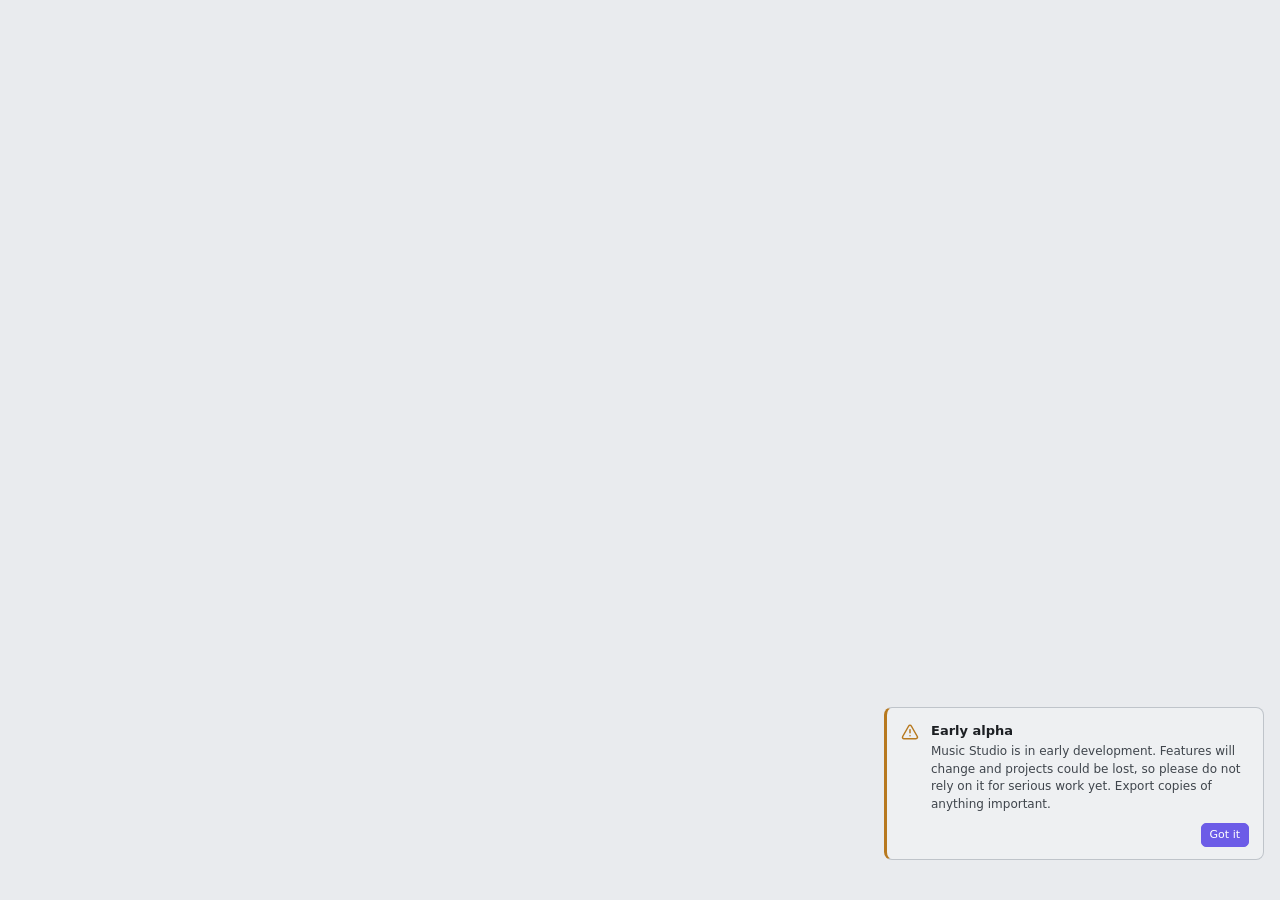
<file: latest/index.html>
<!doctype html><meta charset="utf-8"><title>music-studio</title><meta http-equiv="refresh" content="0; url=../v2026.11.16-169fd75/"><link rel="canonical" href="../v2026.11.16-169fd75/"><a href="../v2026.11.16-169fd75/">Open music-studio</a>
</file>
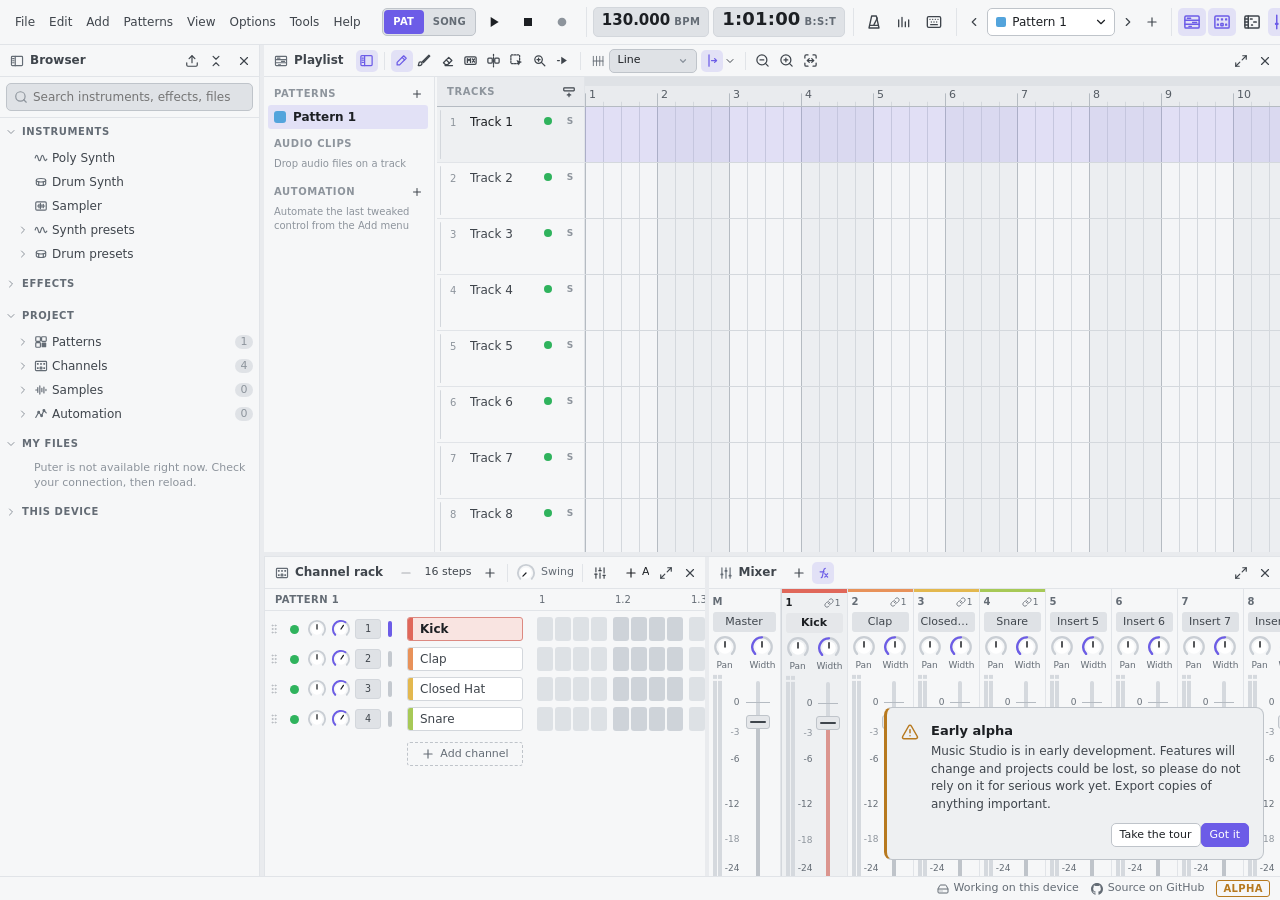
<file: v2026.10.14-d1c63f9/index.html>
<!doctype html>
<html lang="en" data-theme-resolved="dark">
  <head>
    <meta charset="UTF-8" />
    <script>
      // Resolve the theme before first paint to avoid a flash.
      try {
        var t = (JSON.parse(localStorage.getItem('music-studio:prefs') || '{}').theme) || 'system';
        var dark = t === 'dark' || (t === 'system' && matchMedia('(prefers-color-scheme: dark)').matches);
        document.documentElement.dataset.themeResolved = dark ? 'dark' : 'light';
      } catch (e) {}
    </script>
    <meta name="viewport" content="width=device-width, initial-scale=1, viewport-fit=cover" />
    <meta name="color-scheme" content="dark light" />
    <meta name="theme-color" content="#16181b" />
    <title>Music Studio</title>
    <meta name="description" content="Music Studio is a free, open-source music production workstation in your browser. Program beats in the step sequencer, write melodies in the piano roll, arrange songs in the playlist and mix with studio effects." />
    <meta name="keywords" content="online music production, beat maker, DAW in browser, step sequencer, piano roll, synthesizer, drum machine, mixer, Puter app" />
    <meta property="og:type" content="website" />
    <meta property="og:site_name" content="Music Studio" />
    <meta property="og:title" content="Music Studio: make music in your browser" />
    <meta property="og:description" content="Beats, melodies, arrangement and mixing in a free, open-source music workstation." />
    <meta name="twitter:card" content="summary_large_image" />
    <link rel="icon" href="./favicon.ico" sizes="16x16 32x32 48x48" />
    <link rel="icon" href="./favicon-32x32.png" type="image/png" sizes="32x32" />
    <link rel="apple-touch-icon" href="./apple-touch-icon.png" sizes="180x180" />
    <link rel="manifest" href="./manifest.json" />
    <meta name="mobile-web-app-capable" content="yes" />
    <meta name="apple-mobile-web-app-capable" content="yes" />
    <meta name="apple-mobile-web-app-title" content="Music Studio" />
    <script src="https://js.puter.com/v2/"></script>
    <script type="module" crossorigin src="./assets/index-BntBOMcR.js"></script>
    <link rel="stylesheet" crossorigin href="./assets/index-BSnYzSdo.css">
  </head>
  <body>
    <div id="app"></div>
    <noscript>Music Studio needs JavaScript to run.</noscript>
  </body>
</html>
</file>
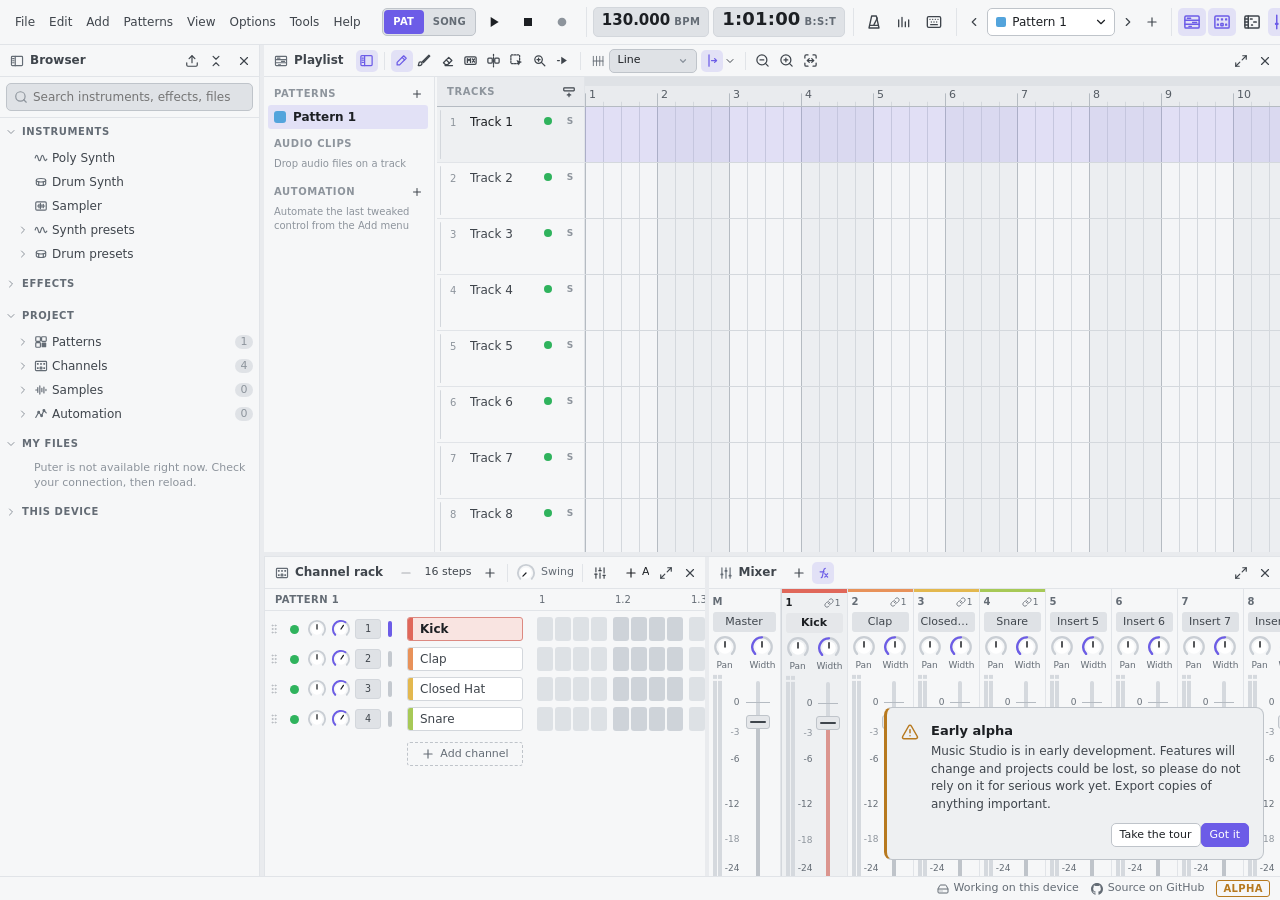
<file: v2026.11.04-1a6cce8/index.html>
<!doctype html>
<html lang="en" data-theme-resolved="dark">
  <head>
    <meta charset="UTF-8" />
    <script>
      // Resolve the theme before first paint to avoid a flash.
      try {
        var t = (JSON.parse(localStorage.getItem('music-studio:prefs') || '{}').theme) || 'system';
        var dark = t === 'dark' || (t === 'system' && matchMedia('(prefers-color-scheme: dark)').matches);
        document.documentElement.dataset.themeResolved = dark ? 'dark' : 'light';
      } catch (e) {}
    </script>
    <meta name="viewport" content="width=device-width, initial-scale=1, viewport-fit=cover" />
    <meta name="color-scheme" content="dark light" />
    <meta name="theme-color" content="#16181b" />
    <title>Music Studio</title>
    <meta name="description" content="Music Studio is a free, open-source music production workstation in your browser. Program beats in the step sequencer, write melodies in the piano roll, arrange songs in the playlist and mix with studio effects." />
    <link rel="canonical" href="https://ms.puter.com/" />
    <meta name="keywords" content="online music production, beat maker, DAW in browser, step sequencer, piano roll, synthesizer, drum machine, mixer, Puter app" />
    <meta property="og:type" content="website" />
    <meta property="og:url" content="https://ms.puter.com/" />
    <meta property="og:site_name" content="Music Studio" />
    <meta property="og:title" content="Music Studio: make music in your browser" />
    <meta property="og:description" content="Beats, melodies, arrangement and mixing in a free, open-source music workstation." />
    <meta name="twitter:card" content="summary_large_image" />
    <link rel="icon" href="./favicon.ico" sizes="16x16 32x32 48x48" />
    <link rel="icon" href="./favicon-32x32.png" type="image/png" sizes="32x32" />
    <link rel="apple-touch-icon" href="./apple-touch-icon.png" sizes="180x180" />
    <link rel="manifest" href="./manifest.json" />
    <meta name="mobile-web-app-capable" content="yes" />
    <meta name="apple-mobile-web-app-capable" content="yes" />
    <meta name="apple-mobile-web-app-title" content="Music Studio" />
    <script src="https://js.puter.com/v2/"></script>
    <script type="module" crossorigin src="./assets/index-BntBOMcR.js"></script>
    <link rel="stylesheet" crossorigin href="./assets/index-BSnYzSdo.css">
  </head>
  <body>
    <div id="app"></div>
    <noscript>Music Studio needs JavaScript to run.</noscript>
  </body>
</html>
</file>
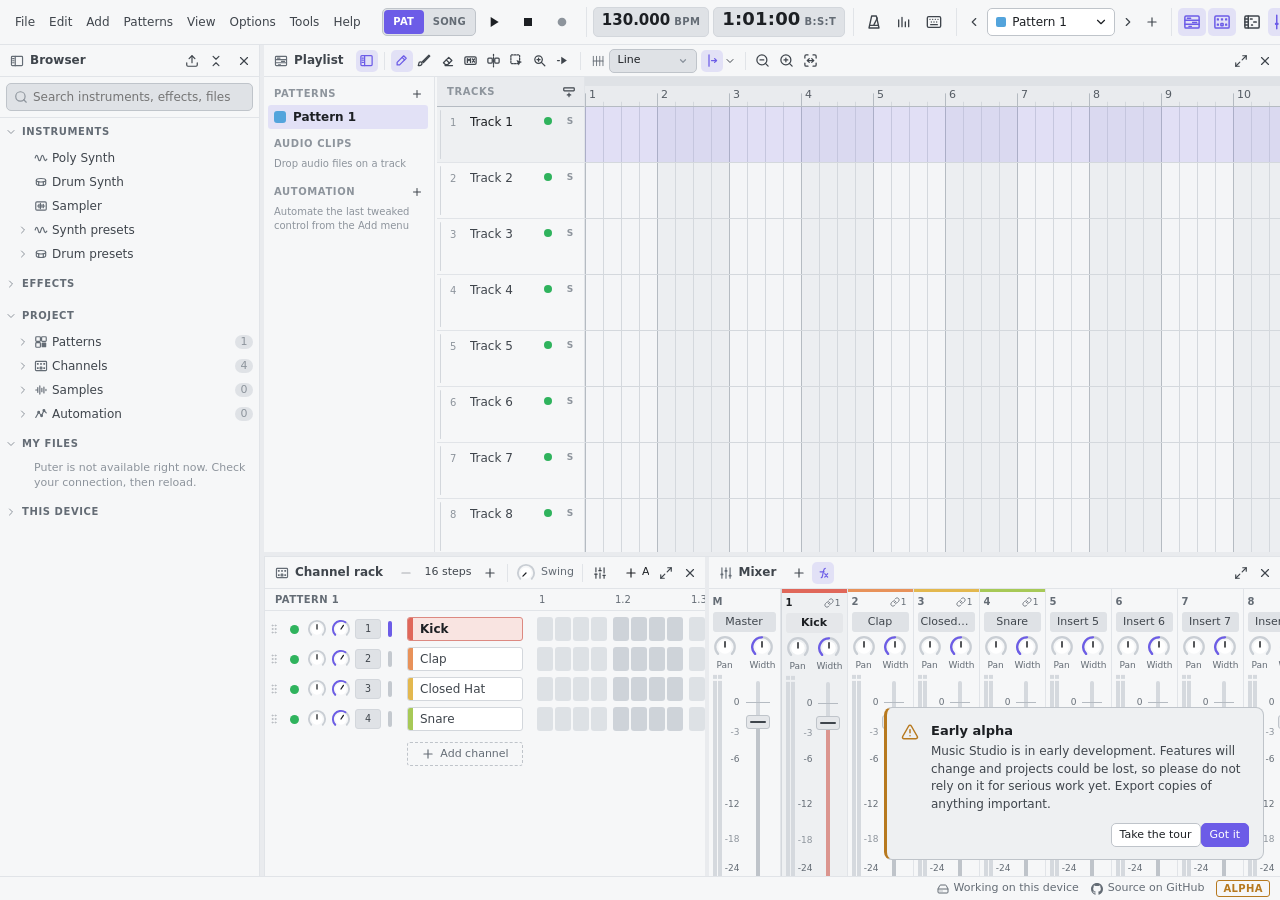
<file: v2026.11.10-3011b23/index.html>
<!doctype html>
<html lang="en" data-theme-resolved="dark">
  <head>
    <meta charset="UTF-8" />
    <script>
      // Resolve the theme before first paint to avoid a flash.
      try {
        var t = (JSON.parse(localStorage.getItem('music-studio:prefs') || '{}').theme) || 'system';
        var dark = t === 'dark' || (t === 'system' && matchMedia('(prefers-color-scheme: dark)').matches);
        document.documentElement.dataset.themeResolved = dark ? 'dark' : 'light';
      } catch (e) {}
    </script>
    <meta name="viewport" content="width=device-width, initial-scale=1, viewport-fit=cover" />
    <meta name="color-scheme" content="dark light" />
    <meta name="theme-color" content="#16181b" />
    <title>Music Studio</title>
    <meta name="description" content="Music Studio is a free, open-source music production workstation in your browser. Program beats in the step sequencer, write melodies in the piano roll, arrange songs in the playlist and mix with studio effects." />
    <link rel="canonical" href="https://ms.puter.com/" />
    <meta name="keywords" content="online music production, beat maker, DAW in browser, step sequencer, piano roll, synthesizer, drum machine, mixer, Puter app" />
    <meta property="og:type" content="website" />
    <meta property="og:url" content="https://ms.puter.com/" />
    <meta property="og:site_name" content="Music Studio" />
    <meta property="og:title" content="Music Studio: make music in your browser" />
    <meta property="og:description" content="Beats, melodies, arrangement and mixing in a free, open-source music workstation." />
    <meta name="twitter:card" content="summary_large_image" />
    <link rel="icon" href="./favicon.ico" sizes="16x16 32x32 48x48" />
    <link rel="icon" href="./favicon-32x32.png" type="image/png" sizes="32x32" />
    <link rel="apple-touch-icon" href="./apple-touch-icon.png" sizes="180x180" />
    <link rel="manifest" href="./manifest.json" />
    <meta name="mobile-web-app-capable" content="yes" />
    <meta name="apple-mobile-web-app-capable" content="yes" />
    <meta name="apple-mobile-web-app-title" content="Music Studio" />
    <script src="https://js.puter.com/v2/"></script>
    <script type="module" crossorigin src="./assets/index-BDCRZep_.js"></script>
    <link rel="stylesheet" crossorigin href="./assets/index-ButUod5_.css">
  </head>
  <body>
    <div id="app"></div>
    <noscript>Music Studio needs JavaScript to run.</noscript>
  </body>
</html>
</file>
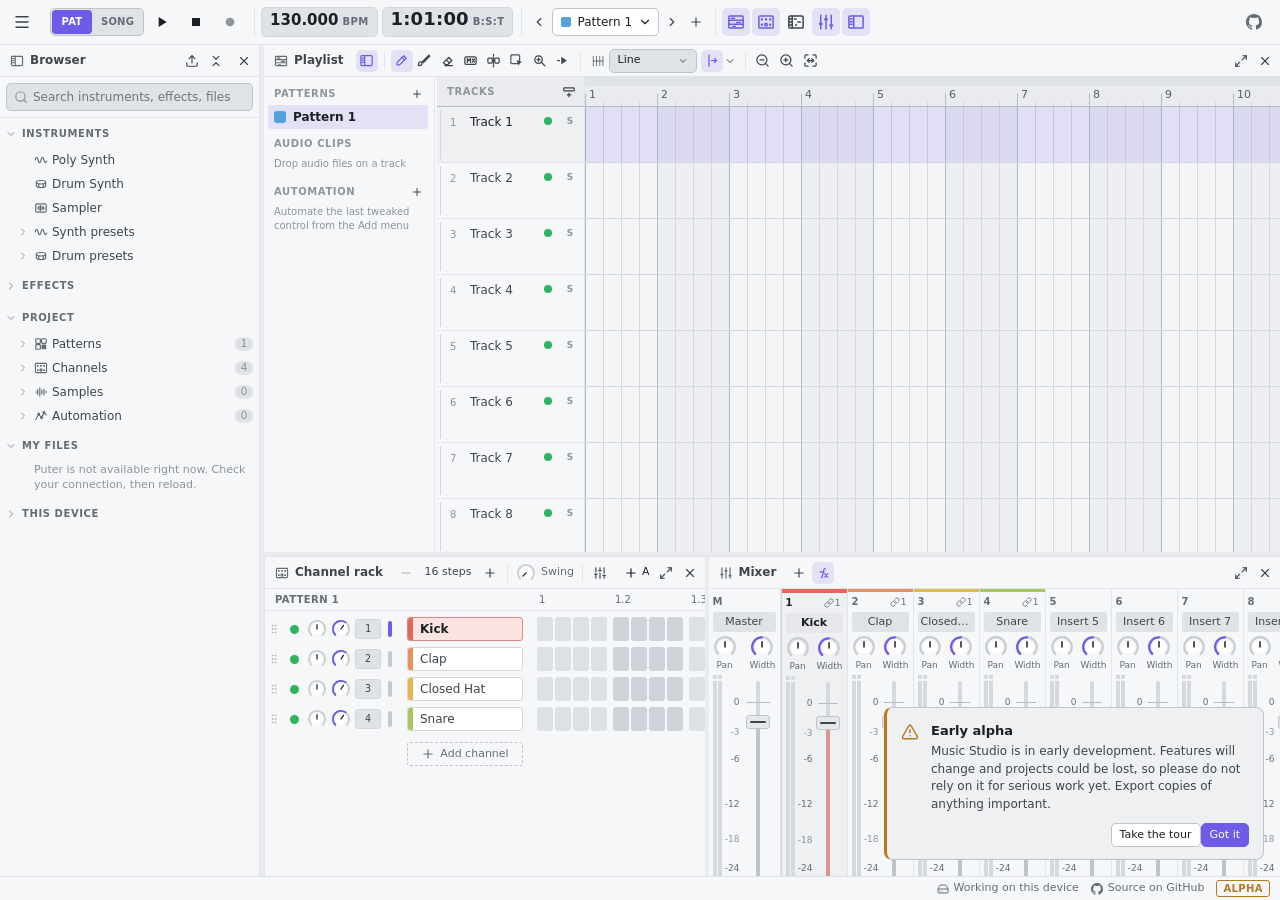
<file: v2026.11.13-bf6cf44/index.html>
<!doctype html>
<html lang="en" data-theme-resolved="dark">
  <head>
    <meta charset="UTF-8" />
    <script>
      // Resolve the theme before first paint to avoid a flash.
      try {
        var t = (JSON.parse(localStorage.getItem('music-studio:prefs') || '{}').theme) || 'system';
        var dark = t === 'dark' || (t === 'system' && matchMedia('(prefers-color-scheme: dark)').matches);
        document.documentElement.dataset.themeResolved = dark ? 'dark' : 'light';
      } catch (e) {}
    </script>
    <meta name="viewport" content="width=device-width, initial-scale=1, viewport-fit=cover" />
    <meta name="color-scheme" content="dark light" />
    <meta name="theme-color" content="#16181b" />
    <title>Music Studio</title>
    <meta name="description" content="Music Studio is a free, open-source music production workstation in your browser. Program beats in the step sequencer, write melodies in the piano roll, arrange songs in the playlist and mix with studio effects." />
    <link rel="canonical" href="https://ms.puter.com/" />
    <meta name="keywords" content="online music production, beat maker, DAW in browser, step sequencer, piano roll, synthesizer, drum machine, mixer, Puter app" />
    <meta property="og:type" content="website" />
    <meta property="og:url" content="https://ms.puter.com/" />
    <meta property="og:site_name" content="Music Studio" />
    <meta property="og:title" content="Music Studio: make music in your browser" />
    <meta property="og:description" content="Beats, melodies, arrangement and mixing in a free, open-source music workstation." />
    <meta name="twitter:card" content="summary_large_image" />
    <link rel="icon" href="./favicon.ico" sizes="16x16 32x32 48x48" />
    <link rel="icon" href="./favicon-32x32.png" type="image/png" sizes="32x32" />
    <link rel="apple-touch-icon" href="./apple-touch-icon.png" sizes="180x180" />
    <link rel="manifest" href="./manifest.json" />
    <meta name="mobile-web-app-capable" content="yes" />
    <meta name="apple-mobile-web-app-capable" content="yes" />
    <meta name="apple-mobile-web-app-title" content="Music Studio" />
    <script src="https://js.puter.com/v2/"></script>
    <script type="module" crossorigin src="./assets/index-B3pJ5Ti-.js"></script>
    <link rel="stylesheet" crossorigin href="./assets/index-BmjVDiIT.css">
  </head>
  <body>
    <div id="app"></div>
    <noscript>Music Studio needs JavaScript to run.</noscript>
  </body>
</html>
</file>
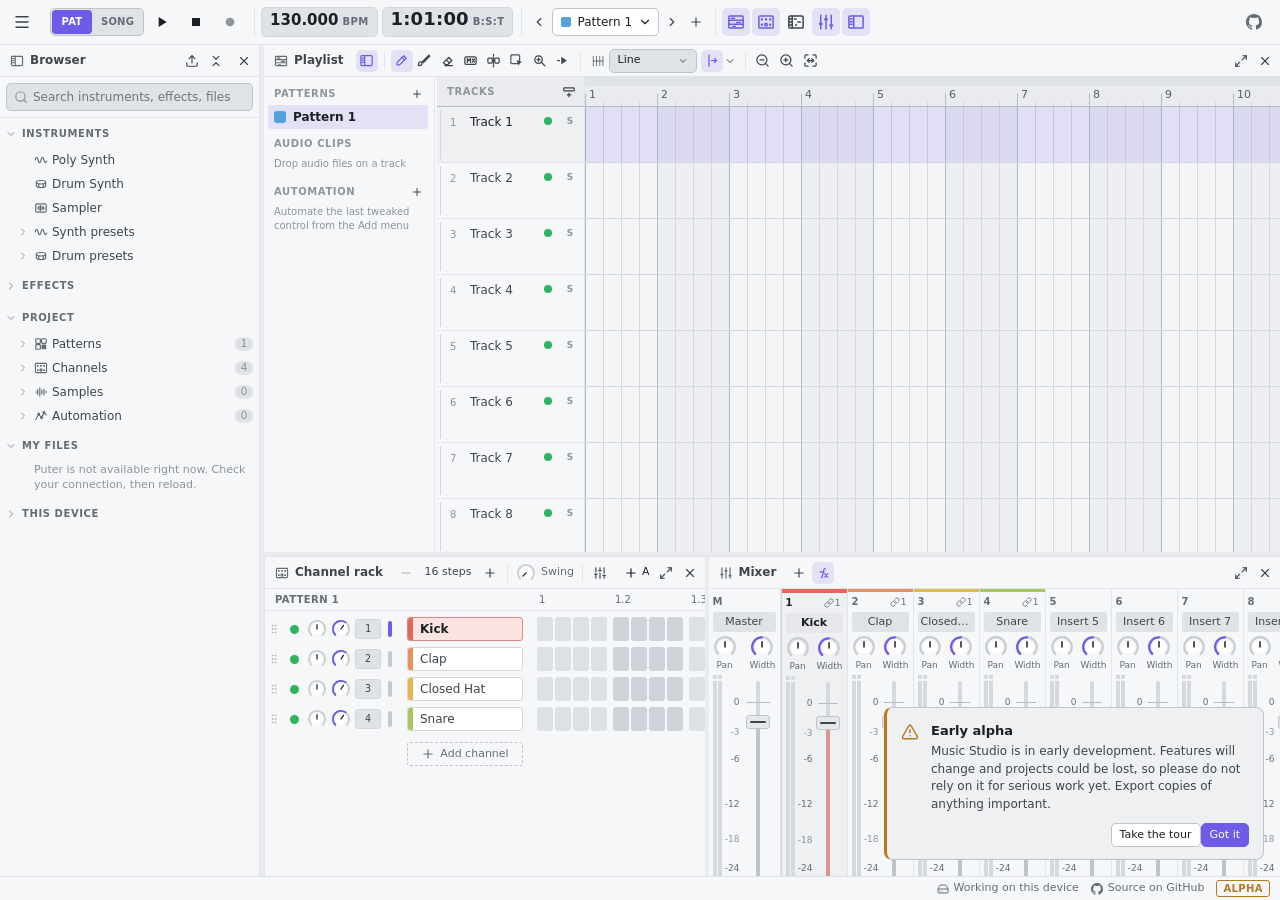
<file: v2026.11.16-169fd75/index.html>
<!doctype html>
<html lang="en" data-theme-resolved="dark">
  <head>
    <meta charset="UTF-8" />
    <script>
      // Resolve the theme before first paint to avoid a flash.
      try {
        var t = (JSON.parse(localStorage.getItem('music-studio:prefs') || '{}').theme) || 'system';
        var dark = t === 'dark' || (t === 'system' && matchMedia('(prefers-color-scheme: dark)').matches);
        document.documentElement.dataset.themeResolved = dark ? 'dark' : 'light';
      } catch (e) {}
    </script>
    <meta name="viewport" content="width=device-width, initial-scale=1, viewport-fit=cover" />
    <meta name="color-scheme" content="dark light" />
    <meta name="theme-color" content="#16181b" />
    <title>Music Studio</title>
    <meta name="description" content="Music Studio is a free, open-source music production workstation in your browser. Program beats in the step sequencer, write melodies in the piano roll, arrange songs in the playlist and mix with studio effects." />
    <link rel="canonical" href="https://ms.puter.com/" />
    <meta name="keywords" content="online music production, beat maker, DAW in browser, step sequencer, piano roll, synthesizer, drum machine, mixer, Puter app" />
    <meta property="og:type" content="website" />
    <meta property="og:url" content="https://ms.puter.com/" />
    <meta property="og:site_name" content="Music Studio" />
    <meta property="og:title" content="Music Studio: make music in your browser" />
    <meta property="og:description" content="Beats, melodies, arrangement and mixing in a free, open-source music workstation." />
    <meta name="twitter:card" content="summary_large_image" />
    <link rel="icon" href="./favicon.ico" sizes="16x16 32x32 48x48" />
    <link rel="icon" href="./favicon-32x32.png" type="image/png" sizes="32x32" />
    <link rel="apple-touch-icon" href="./apple-touch-icon.png" sizes="180x180" />
    <link rel="manifest" href="./manifest.json" />
    <meta name="mobile-web-app-capable" content="yes" />
    <meta name="apple-mobile-web-app-capable" content="yes" />
    <meta name="apple-mobile-web-app-title" content="Music Studio" />
    <script src="https://js.puter.com/v2/"></script>
    <!-- Privacy-friendly analytics by Plausible -->
    <script async src="https://plausible.io/js/pa-fuw1tMZZqRK8SU1DQ4xlx.js"></script>
    <script>
      window.plausible=window.plausible||function(){(plausible.q=plausible.q||[]).push(arguments)},plausible.init=plausible.init||function(i){plausible.o=i||{}};
      plausible.init()
    </script>
    <script type="module" crossorigin src="./assets/index-B3pJ5Ti-.js"></script>
    <link rel="stylesheet" crossorigin href="./assets/index-BmjVDiIT.css">
  </head>
  <body>
    <div id="app"></div>
    <noscript>Music Studio needs JavaScript to run.</noscript>
  </body>
</html>
</file>
<file: v2026.10.14-d1c63f9/assets/index-BSnYzSdo.css>
:root{--lightningcss-light: ;--lightningcss-dark:initial;color-scheme:dark;--font:system-ui, -apple-system, "Segoe UI", Roboto, "Helvetica Neue", sans-serif;--font-mono:ui-monospace, "SF Mono", Menlo, Consolas, monospace;--fs-xs:10px;--fs-sm:11px;--fs:12px;--fs-md:13px;--fs-lg:15px;--radius-sm:3px;--radius:5px;--radius-lg:8px;--bg:#16181b;--bg-sunken:#121417;--panel:#1d2024;--panel-2:#23272c;--raised:#2a2f35;--raised-hover:#323840;--raised-active:#3a414a;--border:#30353c;--border-strong:#3d444d;--divider:#26292e;--text:#e4e7eb;--text-2:#b4bbc4;--muted:#8c949e;--faint:#626a74;--accent:#8f83f5;--accent-hover:#a197f8;--accent-text:#fff;--accent-soft:#8f83f52e;--focus:#a9a0ff;--ok:#5cc98a;--warn:#e9b24c;--danger:#ef6b5f;--danger-text:#16181b;--danger-soft:#ef6b5f29;--grid-bg:#1a1d21;--grid-bg-alt:#1e2125;--grid-line:#262a30;--grid-beat:#2e333a;--grid-bar:#3c424b;--grid-key-black:#16191c;--grid-key-white:#1d2024;--ruler-bg:#202328;--ruler-text:#9aa2ac;--playhead:#f4f5f7;--loop:#8f83f538;--selection:#8f83f547;--selection-border:#a197f8;--note-text:#0a0c0ed9;--clip-text:#0a0c0ee0;--clip-body:#1012156b;--step-off:#2c3137;--step-off-alt:#343a42;--step-on-text:#121417;--meter-bg:#101214;--meter-low:#5cc98a;--meter-mid:#e9b24c;--meter-high:#ef6b5f;--knob-track:#3a4048;--knob-face:#2c3137;--led-on:#6fdc8c;--led-off:#3a4048;--scrim:#00000080;--toolbar-h:44px;--statusbar-h:24px;--panel-head-h:32px}:root[data-theme-resolved=light]{--lightningcss-light:initial;--lightningcss-dark: ;color-scheme:light;--bg:#e9ebee;--bg-sunken:#dfe2e6;--panel:#f6f7f8;--panel-2:#eef0f2;--raised:#fff;--raised-hover:#f1f2f4;--raised-active:#e5e7ea;--border:#d3d7dc;--border-strong:#bfc4ca;--divider:#e1e4e8;--text:#1c1f23;--text-2:#3f454c;--muted:#646c75;--faint:#8d949c;--accent:#6c5ce7;--accent-hover:#5b4bd6;--accent-soft:#6c5ce724;--focus:#6c5ce7;--ok:#23955a;--warn:#b7791f;--danger:#cf3f33;--danger-text:#fff;--danger-soft:#cf3f331f;--grid-bg:#f4f5f7;--grid-bg-alt:#eceef1;--grid-line:#e2e5e9;--grid-beat:#d4d8dd;--grid-bar:#b5bbc2;--grid-key-black:#e3e6ea;--grid-key-white:#f7f8f9;--ruler-bg:#e9ebee;--ruler-text:#555c64;--playhead:#1c1f23;--loop:#6c5ce729;--selection:#6c5ce733;--selection-border:#6c5ce7;--note-text:#0a0c0ed9;--clip-text:#0a0c0ee0;--clip-body:#ffffff8c;--step-off:#dde1e5;--step-off-alt:#ced3d9;--step-on-text:#121417;--meter-bg:#d5d9de;--knob-track:#c9ced4;--knob-face:#fff;--led-on:#2fb35d;--led-off:#c4c9cf;--scrim:#14181c52}*,:before,:after{box-sizing:border-box}html,body{background:var(--bg);height:100%;color:var(--text);font:var(--fs) / 1.35 var(--font);-webkit-font-smoothing:antialiased;-webkit-tap-highlight-color:transparent;overscroll-behavior:none;margin:0;overflow:hidden}body{-webkit-user-select:none;user-select:none}input,textarea,[contenteditable]{-webkit-user-select:text;user-select:text}button,input,select,textarea{font:inherit;color:inherit}button{cursor:pointer}button:disabled{cursor:default}svg.icon{pointer-events:none;flex:none;display:block}:focus{outline:none}:focus-visible{outline:2px solid var(--focus);outline-offset:1px}.sr-only{clip:rect(0 0 0 0);white-space:nowrap;border:0;width:1px;height:1px;margin:-1px;padding:0;overflow:hidden;position:absolute!important}::-webkit-scrollbar{width:10px;height:10px}::-webkit-scrollbar-thumb{background:var(--border-strong);background-clip:padding-box;border:2px solid #0000;border-radius:6px}::-webkit-scrollbar-track{background:0 0}::-webkit-scrollbar-corner{background:0 0}.btn{border:1px solid var(--border-strong);border-radius:var(--radius);background:var(--raised);height:28px;color:var(--text);font-size:var(--fs);white-space:nowrap;justify-content:center;align-items:center;gap:6px;padding:0 12px;font-weight:500;display:inline-flex}.btn:hover:not(:disabled){background:var(--raised-hover)}.btn:active:not(:disabled){background:var(--raised-active)}.btn:disabled{opacity:.5}.btn.primary{background:var(--accent);border-color:var(--accent);color:var(--accent-text)}.btn.primary:hover:not(:disabled){background:var(--accent-hover)}.btn.danger{background:var(--danger);border-color:var(--danger);color:var(--danger-text)}.btn.ghost{background:0 0;border-color:#0000}.btn.ghost:hover:not(:disabled){background:var(--raised-hover)}.btn.sm{height:24px;font-size:var(--fs-sm);padding:0 8px}.icon-btn{border-radius:var(--radius);width:28px;height:28px;color:var(--text-2);background:0 0;border:1px solid #0000;flex:none;justify-content:center;align-items:center;padding:0;display:inline-flex}.icon-btn:hover:not(:disabled){background:var(--raised-hover);color:var(--text)}.icon-btn:active:not(:disabled){background:var(--raised-active)}.icon-btn[aria-pressed=true],.icon-btn.on{background:var(--accent-soft);color:var(--accent-hover)}:root[data-theme-resolved=light] .icon-btn[aria-pressed=true],:root[data-theme-resolved=light] .icon-btn.on{color:var(--accent)}.icon-btn:disabled{opacity:.4}.icon-btn.sm{width:22px;height:22px}.icon-btn.xs{border-radius:var(--radius-sm);width:18px;height:18px}.seg{border:1px solid var(--border-strong);border-radius:var(--radius);background:var(--bg-sunken);gap:1px;padding:1px;display:inline-flex}.seg>button{border-radius:calc(var(--radius) - 1px);min-width:28px;height:24px;color:var(--muted);font-size:var(--fs-sm);letter-spacing:.02em;background:0 0;border:0;padding:0 8px;font-weight:600}.seg>button:hover{color:var(--text)}.seg>button[aria-checked=true],.seg>button[aria-pressed=true]{background:var(--raised-active);color:var(--text)}.input,.select{border:1px solid var(--border-strong);border-radius:var(--radius);background:var(--bg-sunken);height:28px;color:var(--text);font-size:var(--fs);min-width:0;padding:0 8px}.input:focus-visible,.select:focus-visible{outline:2px solid var(--focus);outline-offset:-1px}.select{appearance:none;background-image:url("data:image/svg+xml,%3Csvg xmlns='http://www.w3.org/2000/svg' width='10' height='10' viewBox='0 0 24 24' fill='none' stroke='%238c949e' stroke-width='3' stroke-linecap='round' stroke-linejoin='round'%3E%3Cpath d='m6 9 6 6 6-6'/%3E%3C/svg%3E");background-position:right 8px center;background-repeat:no-repeat;padding-right:24px}.input.sm,.select.sm{height:24px;font-size:var(--fs-sm)}label.check{cursor:pointer;align-items:center;gap:8px;display:inline-flex}input[type=checkbox],input[type=radio]{accent-color:var(--accent);width:14px;height:14px;margin:0}input[type=range]{accent-color:var(--accent)}.field{gap:4px;display:grid}.field>span,.field>label{color:var(--muted);font-size:var(--fs-sm)}.menu{z-index:1000;border:1px solid var(--border-strong);border-radius:var(--radius-lg);background:var(--panel-2);min-width:200px;max-width:min(360px,100vw - 16px);max-height:calc(100vh - 16px);color:var(--text);padding:4px;position:fixed;overflow-y:auto}.menu [role=menuitem],.menu [role=menuitemcheckbox],.menu [role=menuitemradio]{border-radius:var(--radius);text-align:left;width:100%;height:28px;font-size:var(--fs);white-space:nowrap;background:0 0;border:0;align-items:center;gap:8px;padding:0 8px 0 6px;display:flex}.menu [role^=menuitem]:focus,.menu [role^=menuitem]:hover:not([aria-disabled=true]),.menu [role^=menuitem].active{background:var(--accent);color:var(--accent-text)}.menu [role^=menuitem][aria-disabled=true]{color:var(--faint);cursor:default}.menu [role^=menuitem][aria-disabled=true]:focus{background:var(--raised-hover);color:var(--faint)}.menu .mi-check{justify-content:center;width:16px;display:inline-flex}.menu .mi-label{text-overflow:ellipsis;flex:1;overflow:hidden}.menu .mi-keys{color:var(--muted);font-size:var(--fs-sm);margin-left:24px}.menu [role^=menuitem]:focus .mi-keys,.menu [role^=menuitem]:hover:not([aria-disabled=true]) .mi-keys,.menu [role^=menuitem].active .mi-keys{color:inherit;opacity:.85}.menu .mi-swatch{border-radius:2px;width:10px;height:10px}.menu hr{border:0;border-top:1px solid var(--border);margin:4px 6px}.menu .mi-heading{color:var(--muted);font-size:var(--fs-xs);letter-spacing:.06em;text-transform:uppercase;padding:6px 8px 2px;font-weight:600}.dialog-backdrop{z-index:900;background:var(--scrim);place-items:center;padding:16px;display:grid;position:fixed;inset:0}.dialog{border:1px solid var(--border-strong);border-radius:var(--radius-lg);background:var(--panel);max-width:min(640px,100%);max-height:calc(100vh - 32px);color:var(--text);flex-direction:column;display:flex}.dialog-head{border-bottom:1px solid var(--divider);align-items:center;gap:8px;height:40px;padding:0 8px 0 16px;display:flex}.dialog-head h2{font-size:var(--fs-md);flex:1;margin:0;font-weight:600}.dialog-body{padding:16px;overflow:auto}.dialog-foot{border-top:1px solid var(--divider);justify-content:flex-end;gap:8px;padding:12px 16px;display:flex}.dialog-body p{color:var(--text-2);margin:0 0 10px}.form-grid{grid-template-columns:auto 1fr;align-items:center;gap:10px 12px;display:grid}.form-grid>label{color:var(--text-2)}.toasts{left:50%;bottom:calc(var(--statusbar-h) + 12px);z-index:1100;pointer-events:none;flex-direction:column;align-items:center;gap:8px;display:flex;position:fixed;transform:translate(-50%)}.toast{border:1px solid var(--border-strong);border-radius:var(--radius-lg);background:var(--raised);max-width:min(520px,100vw - 32px);color:var(--text);pointer-events:auto;font-size:var(--fs);align-items:center;gap:12px;padding:8px 8px 8px 14px;display:flex}.toast.error{border-color:var(--danger)}.toast>span{flex:1;padding:2px 0}.alpha-notice{right:16px;bottom:calc(var(--statusbar-h) + 16px);z-index:1050;border:1px solid var(--border-strong);border-left:3px solid var(--warn);border-radius:var(--radius-lg);background:var(--panel-2);gap:12px;width:min(380px,100vw - 32px);padding:14px 14px 12px;display:flex;position:fixed}.alpha-notice .alpha-icon{color:var(--warn);padding-top:1px}.alpha-notice h2{font-size:var(--fs-md);margin:0 0 4px;font-weight:600}.alpha-notice p{color:var(--text-2);font-size:var(--fs);margin:0 0 10px;line-height:1.45}.alpha-notice .alpha-actions{justify-content:flex-end;display:flex}.knob{touch-action:none;cursor:ns-resize;flex-direction:column;flex:none;align-items:center;gap:2px;display:inline-flex;position:relative}.knob svg{display:block}.knob .knob-track{fill:none;stroke:var(--knob-track);stroke-linecap:round}.knob .knob-value{fill:none;stroke:var(--knob-color,var(--accent));stroke-linecap:round}.knob .knob-face{fill:var(--knob-face)}.knob .knob-pointer{stroke:var(--text);stroke-linecap:round}.knob-label{color:var(--muted);font-size:var(--fs-xs);text-align:center;white-space:nowrap;line-height:1.1}.knob:focus-visible{outline:none}.knob:focus-visible svg{outline:2px solid var(--focus);outline-offset:1px;border-radius:50%}.param-readout{z-index:1200;border:1px solid var(--border-strong);border-radius:var(--radius-sm);background:var(--raised);color:var(--text);font-size:var(--fs-sm);font-variant-numeric:tabular-nums;pointer-events:none;white-space:nowrap;padding:3px 7px;position:fixed}.led{background:0 0;border:0;border-radius:50%;flex:none;place-items:center;width:14px;height:14px;padding:0;display:inline-grid}.led:before{content:"";background:var(--led-off);border-radius:50%;width:9px;height:9px}.led[aria-pressed=true]:before{background:var(--led-on)}.led.solo[aria-pressed=true]:before{background:var(--warn)}.kbd{border:1px solid var(--border-strong);border-radius:var(--radius-sm);background:var(--raised);min-width:18px;font:var(--fs-sm) var(--font-mono);text-align:center;padding:1px 5px;display:inline-block}.empty-state{height:100%;color:var(--muted);text-align:center;align-content:center;place-items:center;gap:8px;padding:24px;display:grid}.empty-state h3{color:var(--text-2);font-size:var(--fs-md);margin:0;font-weight:600}@media (prefers-reduced-motion:reduce){*,:before,:after{transition-duration:.01ms!important;animation-duration:.01ms!important}}.dialog-foot .spacer{flex:1}.dialog.wide{width:min(760px,100%)}.float-win{z-index:500;border:1px solid var(--border-strong);border-radius:var(--radius-lg);background:var(--panel);flex-direction:column;max-width:calc(100vw - 16px);max-height:calc(100vh - 24px);display:flex;position:fixed;overflow:hidden}.win-head{border-bottom:1px solid var(--divider);background:var(--panel-2);cursor:grab;touch-action:none;flex:none;align-items:center;gap:6px;height:32px;padding:0 4px 0 10px;display:flex}.win-icon{color:var(--muted);display:inline-flex}.win-title{text-overflow:ellipsis;white-space:nowrap;max-width:50%;font-size:var(--fs);flex:none;margin:0;font-weight:600;overflow:hidden}.win-tools{flex:1;align-items:center;gap:4px;min-width:0;display:flex}.win-body{min-height:0;overflow:auto}@media (max-width:720px){.float-win{border-radius:var(--radius-lg) var(--radius-lg) 0 0;max-width:100%;max-height:70vh;bottom:0;right:0;width:100%!important;top:auto!important;left:0!important}.win-head{cursor:default}}.app{grid-template-rows:auto 1fr var(--statusbar-h);height:100dvh;padding-top:env(safe-area-inset-top);background:var(--bg);display:grid}.skip-link{z-index:2000;border-radius:var(--radius);background:var(--accent);color:var(--accent-text);padding:6px 10px;text-decoration:none;position:absolute;top:-40px;left:8px}.skip-link:focus{top:8px}.topbar{border-bottom:1px solid var(--divider);background:var(--panel);min-width:0}.tb-row{height:var(--toolbar-h);align-items:center;gap:6px;min-width:0;padding:0 8px;display:flex;overflow:hidden}.tb-group{flex:none;align-items:center;gap:2px;display:flex}.tb-group+.tb-group,.tb-row>.tb-group{border-left:1px solid var(--divider);margin-left:2px;padding-left:6px}.tb-row>.tb-group:first-of-type{border-left:0}.tb-spacer{flex:1;min-width:4px}.tb-right{flex:none;align-items:center;gap:4px;display:flex}.menubar{flex:none;align-items:center;display:flex}.menubar-list{align-items:center;display:flex}.menubar-item{border-radius:var(--radius);height:28px;color:var(--text-2);font-size:var(--fs);background:0 0;border:0;padding:0 7px;font-weight:500}.menubar-item:hover,.menubar-item[aria-expanded=true]{background:var(--raised-hover);color:var(--text)}.menubar-compact{display:none}.mode-seg>button{min-width:40px;font-size:var(--fs-xs)}.mode-seg>button[aria-checked=true]{background:var(--accent);color:var(--accent-text)}.transport-btn{width:32px;height:30px;color:var(--text)}.transport-btn.play-btn.on{color:var(--ok)}.transport-btn.rec-btn{color:var(--faint)}.transport-btn.rec-btn[aria-pressed=true]{background:var(--danger-soft);color:var(--danger)}.lcd{gap:4px}.tempo,.time-display{border:1px solid var(--border);border-radius:var(--radius);background:var(--bg-sunken);height:30px;color:var(--text);font-variant-numeric:tabular-nums;align-items:baseline;gap:4px;padding:0 8px;line-height:28px;display:inline-flex}.tempo{cursor:ns-resize;touch-action:none}.tempo-value{font:600 var(--fs-lg) var(--font);font-variant-numeric:tabular-nums;text-align:right;min-width:58px}.tempo.is-automated .tempo-value{color:var(--accent)}.tempo-unit,.time-sub{color:var(--muted);font-size:var(--fs-xs);letter-spacing:.04em;font-weight:600}.tempo-input{width:72px;margin-top:2px}.time-display{justify-content:space-between;min-width:112px}.time-main{font:600 18px var(--font);font-variant-numeric:tabular-nums;letter-spacing:.01em}.pattern-group{align-items:center;gap:2px;display:flex}.pattern-picker{border:1px solid var(--border-strong);border-radius:var(--radius);background:var(--raised);min-width:128px;max-width:200px;height:28px;color:var(--text);align-items:center;gap:6px;padding:0 6px 0 8px;display:inline-flex}.pattern-picker:hover{background:var(--raised-hover)}.pattern-swatch{border-radius:2px;flex:none;width:10px;height:10px}.pattern-name{text-overflow:ellipsis;white-space:nowrap;text-align:left;flex:1;overflow:hidden}.tb-master{gap:6px}.tb-meter{border-radius:2px;width:8px;height:28px}.cpu{gap:2px;width:40px;display:grid}.cpu-bar{background:var(--meter-bg);border-radius:2px;height:4px;overflow:hidden}.cpu-fill{background:var(--meter-low);width:0;height:100%;display:block}.cpu-text{color:var(--muted);font-size:var(--fs-xs);font-variant-numeric:tabular-nums;text-align:center}.project-status{border-radius:var(--radius);text-align:right;background:0 0;border:0;align-content:center;max-width:180px;height:32px;padding:0 8px;line-height:1.2;display:grid}.project-status:hover{background:var(--raised-hover)}.project-name{text-overflow:ellipsis;white-space:nowrap;color:var(--text);font-weight:600;overflow:hidden}.project-state{color:var(--muted);font-size:var(--fs-xs)}.github-link{color:var(--muted)}.account{align-items:center;display:flex}.account-btn{border:1px solid var(--border);background:var(--raised);border-radius:50%;place-items:center;width:30px;height:30px;padding:0;display:grid;overflow:hidden}.avatar{object-fit:cover;width:100%;height:100%;color:var(--muted);place-items:center;display:grid}.account-signin{height:28px}.workspace{grid-template-columns:var(--browser-w,260px) 4px 1fr;min-width:0;min-height:0;display:grid}.workspace:has(>.region-side[hidden]){grid-template-columns:1fr}.region-side,.region-center,.region-main,.region-dock{min-width:0;min-height:0}.region-side{border-right:1px solid var(--divider);flex-direction:column;display:flex}.region-side>.panel{flex:1}.region-center{grid-template-rows:1fr 4px var(--dock-h,320px);display:grid}.region-center.dock-only,.region-center.main-only{grid-template-rows:1fr}.region-main{display:flex}.region-main>.panel{flex:1}.region-dock{border-top:1px solid var(--divider);display:flex}.region-dock>.panel{flex:1 1 0;min-width:260px}.region-dock>.panel+.panel{border-left:1px solid var(--divider)}.has-maximized .region-center{grid-template-rows:1fr}.has-maximized .region-center>.splitter,.has-maximized .region-main:not(:has(.maximized)),.has-maximized .region-dock:not(:has(.maximized)),.has-maximized .region-dock>.panel:not(.maximized),.has-maximized .region-dock>.splitter{display:none}[hidden]{display:none!important}.splitter{z-index:5;background:var(--bg);touch-action:none;position:relative}.splitter-v{cursor:col-resize}.splitter-h{cursor:row-resize}.splitter:hover,.splitter.dragging,.splitter:focus-visible{background:var(--accent);outline:none}.region-dock>.splitter-dock{flex:none;width:4px}.panel{background:var(--panel);flex-direction:column;min-width:0;min-height:0;display:flex}.panel-head{height:var(--panel-head-h);border-bottom:1px solid var(--divider);background:var(--panel);flex:none;align-items:center;gap:6px;min-width:0;padding:0 4px 0 10px;display:flex}.panel-icon{color:var(--muted);display:inline-flex}.panel.active .panel-icon{color:var(--accent)}.panel-title{font-size:var(--fs);white-space:nowrap;color:var(--text-2);margin:0;font-weight:600}.panel.active .panel-title{color:var(--text)}.panel-tools{flex:1;align-items:center;gap:2px;min-width:0;padding-left:6px;display:flex;overflow:hidden}.panel-head-end{flex:none;align-items:center;gap:2px;display:flex}.panel-body{flex:1;min-width:0;min-height:0;position:relative;overflow:hidden}.tool-sep{background:var(--divider);flex:none;width:1px;height:18px;margin:0 4px}.statusbar{border-top:1px solid var(--divider);background:var(--panel);color:var(--muted);font-size:var(--fs-sm);align-items:center;gap:12px;min-width:0;padding:0 10px;display:flex}.status-hint{text-overflow:ellipsis;white-space:nowrap;min-width:0;overflow:hidden}.status-spacer{flex:1}.status-cloud{white-space:nowrap;align-items:center;gap:5px;display:inline-flex}.status-link{color:var(--muted);white-space:nowrap;align-items:center;gap:5px;text-decoration:none;display:inline-flex}.status-link:hover{color:var(--text);text-decoration:underline}.status-badge{border:1px solid var(--warn);color:var(--warn);font-size:var(--fs-xs);letter-spacing:.04em;text-transform:uppercase;border-radius:3px;padding:0 6px;font-weight:600;line-height:15px}.mobile-nav{display:none}@media (max-width:1180px){.tb-options,.cpu{display:none}.project-status{max-width:120px}}@media (max-width:980px){.menubar-list{display:none}.menubar-compact{display:inline-flex}.tb-master,.project-status{display:none}.pattern-picker{min-width:96px}}@media (max-width:900px){.tb-pattern .icon-btn,.time-sub,.tempo-unit{display:none}.time-display,.tempo-value{min-width:0}.pattern-picker{min-width:0;max-width:140px}.tb-row{gap:4px}.github-link{display:none}.account-signin{justify-content:center;width:34px;padding:0;position:relative}.account-signin>span{clip:rect(0 0 0 0);white-space:nowrap;width:1px;height:1px;position:absolute;overflow:hidden}}.app.is-phone{grid-template-rows:auto 1fr calc(56px + env(safe-area-inset-bottom))}.is-phone .statusbar{display:none}.is-phone .mobile-nav{border-top:1px solid var(--divider);background:var(--panel);padding-bottom:env(safe-area-inset-bottom);grid-row:3;display:flex}.mobile-tab{color:var(--muted);font-size:var(--fs-xs);background:0 0;border:0;flex:1;align-content:center;justify-items:center;gap:2px;font-weight:500;display:grid}.mobile-tab[aria-current=page]{color:var(--accent)}:root[data-theme-resolved=dark] .mobile-tab[aria-current=page]{color:var(--accent-hover)}.is-phone .workspace{grid-template-columns:1fr}.is-phone .region-side:not([hidden])~.region-center{display:none}.is-phone .region-side{border-right:0}.is-phone .region-center{grid-template-rows:1fr}.is-phone .region-dock>.panel{min-width:0}.is-phone .panel-head .panel-close,.is-phone .panel-head .panel-head-end{display:none}.is-phone .tb-row{gap:4px;padding:0 4px}.is-phone .win-group,.is-phone .tb-pattern .icon-btn,.is-phone .time-sub,.is-phone .tempo-unit,.is-phone .github-link{display:none}.is-phone .time-display{min-width:0;padding:0 6px}.is-phone .time-main{font-size:15px}.is-phone .tempo-value{min-width:0;font-size:var(--fs-md)}.is-phone .pattern-picker{min-width:0;max-width:110px}.is-phone .mode-seg>button{min-width:32px;padding:0 4px}@media (max-width:420px){.is-phone .tb-pattern,.is-phone .time-display{display:none}}@media (pointer:coarse){.icon-btn{width:34px;height:34px}.transport-btn{width:36px;height:34px}}.pl{--pl-picker-w:168px;--pl-header-w:148px;--pl-ruler-h:30px;grid-template-columns:var(--pl-picker-w) 5px var(--pl-header-w) minmax(0, 1fr);grid-template-rows:var(--pl-ruler-h) minmax(0, 1fr);background:var(--grid-bg);height:100%;min-height:0;display:grid}.pl.no-picker{grid-template-columns:0 0 var(--pl-header-w) minmax(0, 1fr)}.pl.no-picker .pl-picker,.pl.no-picker .pl-picker-split{display:none}.pl-toolbar{scrollbar-width:none;align-items:center;gap:2px;min-width:0;display:flex;overflow-x:auto}.pl-toolbar::-webkit-scrollbar{display:none}.pl-toolbar>*{flex:none}.pl-tool-group{align-items:center;gap:1px;display:flex}.pl-snap-wrap{color:var(--muted);align-items:center;gap:4px;margin:0 2px 0 4px;display:inline-flex}.pl-snap{width:88px}.pl-source-btn{border:1px solid var(--border-strong);border-radius:var(--radius);background:var(--bg-sunken);max-width:150px;height:24px;color:var(--text);font-size:var(--fs-sm);flex:none;align-items:center;gap:6px;padding:0 6px;display:none}.pl-toolbar.show-source .pl-source-btn{display:inline-flex}.pl-source-swatch{border-radius:3px;flex:none;width:10px;height:10px}.pl-source-name{text-overflow:ellipsis;white-space:nowrap;overflow:hidden}.pl-picker{background:var(--panel);grid-area:1/1/3;min-width:0;overflow:hidden auto}.pl-picker-split{cursor:col-resize;touch-action:none;background:var(--panel);grid-area:1/2/3;position:relative}.pl-picker-split:after{content:"";background:var(--divider);width:1px;position:absolute;top:0;bottom:0;left:2px}.pl-picker-split:hover:after,.pl-picker-split:focus-visible:after{background:var(--accent);width:3px;left:1px}.pl-src-list{margin:0;padding:2px 0 12px;list-style:none}.pl-src-head{height:26px;color:var(--faint);font-size:var(--fs-xs);letter-spacing:.06em;text-transform:uppercase;justify-content:space-between;align-items:center;padding:4px 6px 0 10px;font-weight:600;display:flex}.pl-src{border-radius:var(--radius-sm);height:24px;color:var(--text-2);cursor:pointer;align-items:center;gap:7px;margin:0 4px;padding:0 6px;display:flex}.pl-src:hover{background:var(--raised-hover);color:var(--text)}.pl-src[aria-selected=true]{background:var(--accent-soft);color:var(--text)}.pl-src:focus-visible{outline-offset:-2px}.pl-src.current .pl-src-name{font-weight:600}.pl-src-swatch{width:12px;height:12px;color:var(--clip-text);border-radius:3px;flex:none;place-items:center;display:grid}.pl-src-name{text-overflow:ellipsis;white-space:nowrap;flex:1;min-width:0;overflow:hidden}.pl-src-uses{color:var(--faint);font-size:var(--fs-xs);font-variant-numeric:tabular-nums}.pl-src-empty{color:var(--faint);font-size:var(--fs-xs);padding:2px 10px 6px;line-height:1.4}.pl-corner{border-right:1px solid var(--divider);border-bottom:1px solid var(--grid-bar);background:var(--ruler-bg);grid-area:1/3;justify-content:space-between;align-items:center;min-width:0;padding:0 4px 0 10px;display:flex}.pl-corner-label{color:var(--faint);font-size:var(--fs-xs);letter-spacing:.06em;text-transform:uppercase;font-weight:600}.pl-ruler{cursor:pointer;touch-action:none;background:var(--ruler-bg);grid-area:1/4;position:relative;overflow:hidden}.pl-ruler:focus-visible{outline-offset:-2px}.pl-ruler-head{border-left:5px solid #0000;border-right:5px solid #0000;border-top:8px solid var(--playhead);pointer-events:none;width:0;height:0;position:absolute;bottom:0;left:-5px}.pl-headers{border-right:1px solid var(--divider);background:var(--panel);grid-area:2/3;min-width:0;position:relative;overflow:hidden}.pl-track-list{will-change:transform;margin:0;padding:0;list-style:none}.pl-track{border-bottom:1px solid var(--divider);grid-template-columns:4px minmax(0,1fr) auto auto;align-items:start;column-gap:2px;padding-right:4px;display:grid;position:relative}.pl-track.short{align-items:center}.pl-track.selected{background:var(--panel-2)}.pl-track-color{border-radius:2px;align-self:stretch;margin:3px 0 3px 3px}.pl-track-color.none{background:var(--border)}.pl-track-name{border-radius:var(--radius-sm);min-width:0;height:100%;min-height:22px;color:var(--text-2);font-size:var(--fs);text-align:left;background:0 0;border:0;align-items:baseline;gap:6px;padding:7px 4px 4px 7px;display:flex}.pl-track.short .pl-track-name{padding-top:3px;padding-bottom:3px}.pl-track-name:hover,.pl-track.selected .pl-track-name{color:var(--text)}.pl-track-name:focus-visible{outline-offset:-2px}.pl-track-num{min-width:14px;color:var(--faint);font-size:var(--fs-xs);font-variant-numeric:tabular-nums;flex:none}.pl-track-label{text-overflow:ellipsis;white-space:nowrap;min-width:0;overflow:hidden}.pl-track.muted .pl-track-label{color:var(--muted)}.pl-track-input{grid-column:2;width:100%;margin:4px 0}.pl-led,.pl-solo{border-radius:var(--radius-sm);width:20px;height:20px;color:var(--faint);background:0 0;border:0;place-items:center;margin-top:4px;padding:0;font-size:9px;font-weight:700;display:grid}.pl-track.short .pl-led,.pl-track.short .pl-solo{margin-top:0}.pl-led:before{content:"";background:var(--led-on);border-radius:50%;width:8px;height:8px}.pl-led[aria-pressed=true]:before{background:var(--led-off)}.pl-led:hover,.pl-solo:hover{background:var(--raised-hover);color:var(--text)}.pl-solo[aria-pressed=true]{background:var(--accent-soft);color:var(--accent-hover)}:root[data-theme-resolved=light] .pl-solo[aria-pressed=true]{color:var(--accent)}.pl-track-resize{z-index:1;cursor:row-resize;touch-action:none;height:6px;position:absolute;bottom:-3px;left:0;right:0}.pl-track-resize:hover,.pl-track-resize.dragging{background:var(--accent-soft)}.pl-canvas{grid-area:2/4;min-width:0;min-height:0;position:relative;overflow:hidden}.pl-scroller{touch-action:none;overscroll-behavior:contain;position:absolute;inset:0;overflow:auto}.pl-scroller:focus-visible{outline:2px solid var(--focus);outline-offset:-2px}.pl-spacer{pointer-events:auto}.pl-playhead{background:var(--playhead);pointer-events:none;width:1px;position:absolute;top:0;bottom:0;left:0}.is-phone .pl{--pl-header-w:46px;grid-template-columns:0 0 var(--pl-header-w) minmax(0, 1fr)}.is-phone .pl-picker,.is-phone .pl-picker-split,.is-phone .pl-picker-btn,.is-phone .pl-corner-label,.is-phone .pl-snap-wrap>svg{display:none}.is-phone .pl-source-btn{max-width:110px;display:inline-flex}.is-phone .pl-corner{justify-content:center;padding:0}.is-phone .pl-track{grid-template-columns:4px minmax(0,1fr);padding-right:0}.is-phone .pl-track-label,.is-phone .pl-solo{display:none}.is-phone .pl-track-name{justify-content:center;padding:6px 0 2px}.is-phone .pl-track-num{font-size:var(--fs-sm);color:var(--text-2)}.is-phone .pl-led{position:absolute;bottom:4px;right:2px}.is-phone .pl-snap{width:70px}@media (pointer:coarse){.pl-src{height:34px}.pl-led,.pl-solo{width:28px;height:28px}.pl-track-resize{height:12px;bottom:-6px}}.pl-ruler.on-marker{cursor:grab}.pl-ruler.marker-drag{cursor:grabbing}.pl-follow{align-items:center;display:inline-flex}.pl-follow-more{width:14px;margin-left:-2px}.rack-toolbar{scrollbar-width:none;flex:1;align-items:center;gap:2px;min-width:0;display:flex;overflow-x:auto}.rack-tb-group{align-items:center;gap:2px;display:inline-flex}.rack-steps-count{min-width:58px;color:var(--text-2);font-size:var(--fs-sm);font-variant-numeric:tabular-nums;text-align:center;white-space:nowrap}.rack-swing{gap:5px;padding:0 2px}.rack-tb-label{color:var(--muted);font-size:var(--fs-sm)}.rack-tb-spacer{flex:1}.rack-add{gap:4px;padding:0 6px}.rack{--ctl-w:264px;--step-w:22px;--step-h:24px;--row-h:30px;--name-w:116px;background:var(--panel);overscroll-behavior:contain;height:100%;position:relative;overflow:auto}.rack-head,.rack-row,.rack-foot,.rack-vel{min-width:max-content;display:flex}.rack-head{z-index:3;border-bottom:1px solid var(--divider);background:var(--panel);height:22px;position:sticky;top:0}.rack-head-ctl,.rack-ctl,.rack-foot-ctl,.rack-vel-ctl{z-index:2;width:var(--ctl-w);background:var(--panel);flex:none;position:sticky;left:0}.rack-head-ctl{color:var(--muted);font-size:var(--fs-xs);letter-spacing:.04em;text-transform:uppercase;white-space:nowrap;text-overflow:ellipsis;align-items:center;padding:0 10px;font-weight:600;display:flex;overflow:hidden}.rack-head-pattern{text-overflow:ellipsis;overflow:hidden}.rack-head-steps{touch-action:pan-x;align-items:stretch;padding:0 12px 0 8px;display:flex}.rack-hstep{width:var(--step-w);color:var(--muted);font-size:var(--fs-xs);font-variant-numeric:tabular-nums;white-space:nowrap;flex:none;align-items:center;margin-right:2px;padding-left:2px;display:flex;position:relative;overflow:visible}.rack-hstep.beat{margin-left:4px}.rack-hstep.play:after{content:"";background:var(--playhead);border-radius:1px;height:3px;position:absolute;bottom:0;left:0;right:0}.rack-grid{padding:3px 0;position:relative}.rack-grid:focus-visible{outline:none}.rack-row{height:var(--row-h);align-items:center}.rack-ctl{align-items:center;gap:4px;height:100%;padding:0 6px 0 2px;display:flex}.rack-c{flex:none;justify-content:center;align-items:center;display:flex}.c-name{margin-left:auto}.rack-grip{width:14px;height:24px;color:var(--faint);cursor:grab;touch-action:none;opacity:.6;flex:none;justify-content:center;align-items:center;display:inline-flex}.rack-row:hover .rack-grip{opacity:1}.rack-row.dragging{opacity:.5}.rack-mute{cursor:pointer;width:18px;height:18px}.rack-mute.solo{outline:1.5px solid var(--warn);outline-offset:-2px;border-radius:50%}.rack-mute.solo:before{background:var(--warn)}.rack-knob{cursor:ns-resize}.insert-spin{border:1px solid var(--border);border-radius:var(--radius-sm);background:var(--bg-sunken);width:26px;height:20px;color:var(--text-2);font:var(--fs-xs) / 1 var(--font-mono);font-variant-numeric:tabular-nums;cursor:ns-resize;touch-action:none;place-items:center;display:grid}.insert-spin:hover,.insert-spin.dragging{border-color:var(--border-strong);color:var(--text)}.rack-sel{background:0 0;border:0;place-items:center;width:10px;height:22px;padding:0;display:grid}.rack-sel:before{content:"";background:var(--led-off);border-radius:2px;width:4px;height:16px}.rack-sel[aria-pressed=true]:before{background:var(--accent)}.rack-name{width:var(--name-w);border:1px solid var(--border);border-radius:var(--radius-sm);background:var(--raised);height:24px;color:var(--text-2);font-size:var(--fs);text-align:left;touch-action:manipulation;align-items:center;gap:7px;padding:0 8px 0 0;display:flex;overflow:hidden}.rack-name:hover{background:var(--raised-hover);color:var(--text)}.rack-chip{background:var(--ch);flex:none;align-self:stretch;width:5px}.rack-name-text{text-overflow:ellipsis;white-space:nowrap;flex:1;min-width:0;overflow:hidden}.rack-row.selected .rack-name{background:color-mix(in srgb, var(--ch) 18%, var(--raised));color:var(--text)}.rack-row.primary .rack-name{border-color:color-mix(in srgb, var(--ch) 70%, var(--border));color:var(--text);font-weight:600}.rack-steps{align-items:center;height:100%;padding:0 12px 0 8px;display:flex}.rack-steps[hidden],.rack-preview[hidden]{display:none}.step{width:var(--step-w);height:var(--step-h);border-radius:var(--radius-sm);background:var(--step-off);cursor:pointer;touch-action:none;flex:none;margin-right:2px;position:relative}.step.alt{background:var(--step-off-alt)}.step.beat,.step.bar{margin-left:4px}.step:hover{background:color-mix(in srgb, var(--ch) 22%, var(--step-off-alt))}.step.on{background:color-mix(in srgb, var(--ch) calc(30% + var(--vel,.78) * 70%), var(--step-off))}.step.play:after{content:"";background:var(--playhead);opacity:.85;border-radius:1px;height:2px;position:absolute;bottom:2px;left:2px;right:2px}.step.on.play{filter:brightness(1.18)}.step:focus-visible{outline:2px solid var(--focus);outline-offset:1px;z-index:1}.rack-row.inaudible .rack-steps,.rack-row.inaudible .rack-preview{opacity:.45}.rack-row.inaudible .rack-name{color:var(--muted)}.rack-preview{height:var(--step-h);border-radius:var(--radius-sm);cursor:pointer;margin:0 12px 0 8px;display:block;overflow:hidden}.rack-preview:hover{outline:1px solid var(--border-strong)}.rack-preview canvas{display:block}.rack-foot{align-items:center;height:34px}.rack-foot-ctl{justify-content:flex-end;padding-right:6px;display:flex}.rack-add-row{width:var(--name-w);border:1px dashed var(--border-strong);border-radius:var(--radius-sm);height:24px;color:var(--muted);font-size:var(--fs-sm);white-space:nowrap;background:0 0;justify-content:center;align-items:center;gap:5px;display:inline-flex}.rack-add-row:hover{background:var(--raised-hover);color:var(--text);border-style:solid}.rack-empty{color:var(--muted);text-align:center;justify-items:center;gap:8px;padding:28px 16px 12px;display:grid}.rack-empty[hidden]{display:none}.rack-empty h3{color:var(--text-2);font-size:var(--fs-md);margin:0;font-weight:600}.rack-empty p{max-width:340px;margin:0 0 4px;line-height:1.45}.rack-drop{z-index:4;background:var(--accent);pointer-events:none;height:2px;position:absolute;left:0;right:0}.rack-vel{z-index:3;border-top:1px solid var(--divider);background:var(--panel-2);height:76px;position:sticky;bottom:0}.rack-vel[hidden]{display:none}.rack-vel-ctl{background:var(--panel-2);flex-direction:column;justify-content:center;gap:2px;padding:0 12px;display:flex}.rack-vel-title{color:var(--muted);font-size:var(--fs-xs);letter-spacing:.04em;text-transform:uppercase;font-weight:600}.rack-vel-name{color:var(--text-2);text-overflow:ellipsis;white-space:nowrap;overflow:hidden}.rack-vel-bars{cursor:ns-resize;touch-action:none;align-items:stretch;padding:8px 12px 8px 8px;display:flex}.vbar{width:var(--step-w);background:var(--step-off);opacity:.6;border-radius:2px;flex:none;margin-right:2px;position:relative}.vbar.alt{background:var(--step-off-alt)}.vbar.beat{margin-left:4px}.vbar.on{opacity:1}.vfill{background:var(--ch);border-radius:2px;position:absolute;bottom:0;left:0;right:0}.vbar.play{outline:1px solid var(--playhead);outline-offset:-1px}.is-phone .rack{--ctl-w:136px;--name-w:94px;--row-h:38px;--step-h:30px}.is-phone .rack .c-pan,.is-phone .rack .c-vol,.is-phone .rack .c-ins,.is-phone .rack .c-sel,.is-phone .rack .rack-grip,.is-phone .rack-swing .rack-tb-label,.is-phone .rack-add span{display:none}@media (pointer:coarse){.rack{--row-h:38px;--step-h:30px}.rack-name{height:30px}.rack-mute{width:26px;height:26px}}.ch-editor{flex-direction:column;min-width:0;max-height:calc(100vh - 80px);display:flex}.ed-toolbar{align-items:center;gap:2px;margin-left:auto;display:flex}.ed-preset{gap:4px;max-width:160px}.ed-preset-name{text-overflow:ellipsis;overflow:hidden}.ed-head{flex:none;align-items:center;gap:8px;padding:10px 12px 8px;display:flex}.ed-color{border:1px solid var(--border-strong);border-radius:var(--radius);flex:none;width:22px;height:22px;padding:0}.ed-name{flex:1;min-width:0;font-weight:600}.ed-type{color:var(--muted);font-size:var(--fs-xs);letter-spacing:.05em;text-transform:uppercase;flex:none;font-weight:600}.ed-tabs{border-bottom:1px solid var(--divider);flex:none;gap:2px;padding:0 12px;display:flex}.ed-tab{height:30px;color:var(--muted);font-size:var(--fs);background:0 0;border:0;border-bottom:2px solid #0000;padding:0 10px;font-weight:600}.ed-tab:hover{color:var(--text)}.ed-tab[aria-selected=true]{border-bottom-color:var(--accent);color:var(--text)}.ed-pages{flex:1;min-height:0;max-height:min(56vh,540px);padding:12px;overflow:auto}.ed-page[hidden]{display:none}.ed-groups{grid-template-columns:repeat(auto-fit,minmax(250px,1fr));gap:10px;display:grid}.ed-group{border:1px solid var(--border);border-radius:var(--radius);background:var(--panel-2);min-width:0;padding:8px 10px 10px}.ed-group-title{color:var(--muted);font-size:var(--fs-xs);letter-spacing:.06em;text-transform:uppercase;margin:0 0 8px;font-weight:600}.ed-group-body{flex-direction:column;gap:10px;display:flex}.ed-knobs{flex-wrap:wrap;gap:10px 14px;display:flex}.ed-knob{min-width:40px}.ed-knob .knob-label{font-size:var(--fs-xs)}.ed-opts{flex-wrap:wrap;align-items:flex-end;gap:8px 12px;display:flex}.ed-opt{flex-direction:column;gap:4px;min-width:0;display:flex}.ed-opt-label{color:var(--muted);font-size:var(--fs-xs)}.ed-seg{flex-wrap:wrap;max-width:100%}.ed-seg>button{white-space:nowrap;justify-content:center;align-items:center;min-width:30px;padding:0 7px;display:inline-flex}.ed-opt-switch{justify-content:flex-end}.ed-switch{height:24px;color:var(--text-2);font-size:var(--fs-sm);background:0 0;border:0;align-items:center;gap:7px;padding:0;display:inline-flex}.ed-switch-track{background:var(--knob-track);border-radius:8px;width:28px;height:16px;position:relative}.ed-switch-thumb{background:var(--text-2);border-radius:50%;width:10px;height:10px;transition:transform .12s;position:absolute;top:3px;left:3px}.ed-switch[aria-checked=true] .ed-switch-track{background:var(--accent)}.ed-switch[aria-checked=true] .ed-switch-thumb{background:var(--accent-text);transform:translate(12px)}.ed-adsr{border-radius:var(--radius-sm);background:var(--bg-sunken)}.adsr-view{width:100%;height:52px;display:block}.adsr-grid{stroke:var(--grid-line)}.adsr-area{fill:var(--ch);opacity:.18}.adsr-line{stroke:var(--ch);stroke-width:1.6px;stroke-linejoin:round}.adsr-dot{fill:var(--ch)}.ed-sample{grid-column:1/-1}.ed-sample.drop{outline:2px dashed var(--accent);outline-offset:-2px}.ed-sample-bar{align-items:center;gap:8px;margin-bottom:8px;display:flex}.ed-sample-bar .ed-group-title{margin:0}.ed-sample-bar .spacer{flex:1}.ed-sample-name{min-width:0;color:var(--text-2);font-size:var(--fs-sm);text-overflow:ellipsis;white-space:nowrap;overflow:hidden}.ed-wave{border-radius:var(--radius-sm);background:var(--bg-sunken);cursor:ew-resize;touch-action:none;height:76px;position:relative;overflow:hidden}.ed-wave canvas{display:block;position:absolute;inset:0}.ed-wave-empty{color:var(--muted);pointer-events:none;justify-content:center;align-items:center;gap:8px;display:flex;position:absolute;inset:0}.ed-wave-empty[hidden]{display:none}.ed-form{gap:10px;display:grid}.ed-field{gap:4px;display:grid}.ed-field>span{color:var(--muted);font-size:var(--fs-xs)}.ed-row{gap:6px;display:flex}.ed-row .select{flex:1;min-width:0}.ed-swatches{flex-wrap:wrap;gap:6px;display:flex}.ed-swatch{border-radius:var(--radius-sm);border:0;width:20px;height:20px;padding:0}.ed-swatch[aria-checked=true]{outline:2px solid var(--text);outline-offset:2px}.kb{border-top:1px solid var(--divider);flex:none;padding:8px 12px 12px}.kb-bar{align-items:center;gap:4px;margin-bottom:6px;display:flex}.kb-oct{min-width:84px;color:var(--text-2);font-size:var(--fs-sm);font-variant-numeric:tabular-nums;text-align:center}.kb-hint{color:var(--faint);font-size:var(--fs-xs);margin-left:auto}.kb-keys{touch-action:none;height:64px;position:relative}.kb-key{cursor:pointer;position:absolute;top:0}.kb-key.white{z-index:0;border:1px solid var(--border-strong);background:var(--text);border-radius:0 0 4px 4px;height:100%}.kb-key.black{z-index:1;background:var(--bg-sunken);border-radius:0 0 3px 3px;height:60%}.kb-key.down{background:var(--ch)}.kb-name{color:var(--bg-sunken);text-align:center;pointer-events:none;font-size:9px;position:absolute;bottom:3px;left:0;right:0}:root[data-theme-resolved=light] .kb-key.white{background:var(--raised)}:root[data-theme-resolved=light] .kb-key.black{background:var(--text)}:root[data-theme-resolved=light] .kb-key.down{background:var(--ch)}:root[data-theme-resolved=light] .kb-name{color:var(--muted)}.is-phone .kb-hint{display:none}@media (pointer:coarse){.kb-keys{height:84px}}.preset-bar{align-items:center;gap:2px;min-width:0;display:flex}.preset-btn{flex:0 auto;gap:4px;min-width:0;max-width:220px}.preset-btn.custom .preset-name{color:var(--muted);font-style:italic}.preset-name{text-overflow:ellipsis;white-space:nowrap;overflow:hidden}.fxw-presets{border-bottom:1px solid var(--divider);margin:-10px -12px 0;padding:4px 8px}.float-win.fx-off .fxw>.fxw-presets{opacity:1}:root{--pr-key-white:#aeb5be;--pr-key-hover:#c8cdd4;--pr-key-black:#1b1e22;--pr-key-line:#868e98;--pr-key-text:#3a4047;--pr-key-text-c:#15181b;--pr-bar-shade:#ffffff05;--pr-octave-line:#353b43;--pr-out-scale:#0003;--pr-root-row:#8f83f514;--pr-beyond:#0000004d;--pr-end-marker:#8c949e;--pr-hover-row:#ffffff09;--pr-note-light-text:#ffffffeb;--pr-lane-bg:#17191c;--pr-scroll-track:#17191c;--pr-scroll-thumb:#3a4048;--pr-scroll-thumb-hot:#4f5761;--pr-note-sel-border:#fff;--pr-note-sel-tint:#fff}:root[data-theme-resolved=light]{--pr-key-white:#fff;--pr-key-hover:#e4e7eb;--pr-key-black:#3b4047;--pr-key-line:#c6cbd1;--pr-key-text:#6b737c;--pr-key-text-c:#1c1f23;--pr-bar-shade:#00000006;--pr-octave-line:#c2c7cd;--pr-out-scale:#0000000d;--pr-root-row:#6c5ce712;--pr-beyond:#14181c12;--pr-end-marker:#646c75;--pr-hover-row:#00000008;--pr-lane-bg:#eceef1;--pr-scroll-track:#e6e8eb;--pr-scroll-thumb:#c4c9cf;--pr-scroll-thumb-hot:#a7aeb6;--pr-note-sel-border:#1c1f23;--pr-note-sel-tint:#fff}.pr{position:absolute;inset:0}.pr-surface{touch-action:none;outline:none;position:absolute;inset:0;overflow:hidden}.pr-surface:focus-visible:after{content:"";border:2px solid var(--focus);pointer-events:none;position:absolute;inset:0}.pr-empty p{max-width:360px;margin:0}.pr-toolbar{flex:1;min-width:0;container-type:inline-size}.pr-toolbar-inner{align-items:center;gap:2px;min-width:0;display:flex}.pr-channel{border:1px solid var(--border-strong);border-radius:var(--radius);background:var(--raised);min-width:0;max-width:160px;height:24px;color:var(--text);font-size:var(--fs-sm);flex:none;align-items:center;gap:6px;padding:0 4px 0 7px;display:inline-flex}.pr-channel:hover{background:var(--raised-hover)}.pr-swatch{border-radius:2px;flex:none;width:10px;height:10px}.pr-ch-name{text-overflow:ellipsis;white-space:nowrap;min-width:0;overflow:hidden}.pr-tools{flex:none;gap:1px;display:flex}.pr-tool-menu{display:none}.pr-snap{color:var(--muted);flex:none;align-items:center;gap:4px;display:inline-flex}.pr-snap-select{width:92px}.pr-scale{max-width:150px;color:var(--text-2);flex:none;padding:0 6px}.pr-scale>span{text-overflow:ellipsis;overflow:hidden}.pr-scale.on{color:var(--text);background:var(--accent-soft)}.pr-opts{flex:none;align-items:center;gap:1px;display:flex}.pr-spacer{flex:1;min-width:2px}@container (width<=760px){.pr-opts{display:none}}@container (width<=610px){.pr-scale,.pr-sep-scale{display:none}}@container (width<=500px){.pr-tools{display:none}.pr-tool-menu{display:inline-flex}.pr-channel{max-width:110px}}@container (width<=330px){.pr-snap>.icon{display:none}.pr-snap-select{width:74px}.pr-sep{display:none}}@media (pointer:coarse){.pr-toolbar .icon-btn.sm{width:30px;height:30px}.pr-channel,.pr-snap-select{height:30px}}.pr-popover{z-index:20;border:1px solid var(--border-strong);border-radius:var(--radius-lg);background:var(--panel-2);width:236px;color:var(--text);padding:6px 10px 10px;position:absolute}.pr-pop-head{color:var(--text-2);justify-content:space-between;align-items:center;margin-bottom:6px;font-weight:600;display:flex}.pr-pop-grid{grid-template-columns:1fr 1fr;gap:8px;display:grid}.pr-pop-field{color:var(--muted);font-size:var(--fs-xs);gap:3px;display:grid}.pr-pop-field .input{width:100%}.pr-pop-hint{color:var(--faint);font-size:var(--fs-xs)}.pr-pop-error{min-height:0;color:var(--danger);font-size:var(--fs-sm);margin-top:6px}.pr-pop-error:empty{display:none}.pr-dialog{gap:12px;min-width:min(380px,100vw - 64px);display:grid}.pr-dialog .form-grid>.select,.pr-dialog .form-grid>.input{width:100%}.pr-dialog .pr-note{max-width:420px;color:var(--muted);font-size:var(--fs-sm);margin:0}.pr-range{align-items:center;gap:10px;display:flex}.pr-range input[type=range]{flex:1;min-width:0}.pr-out{min-width:38px;color:var(--text-2);font-variant-numeric:tabular-nums;text-align:right}.pr-pair{gap:6px;min-width:0;display:flex}.pr-pair>.select{flex:1;min-width:0}.pr-checks{flex-wrap:wrap;gap:16px;display:flex}.mx{--fader-inset:7px;height:100%;min-height:0;display:flex}.mx-area{background:var(--bg-sunken);flex:1;min-width:0;min-height:0;display:flex;position:relative}.mx-pinned{border-right:1px solid var(--border);flex:none;display:flex}.mx-scroller{overscroll-behavior-x:contain;flex:1;min-width:0;overflow:auto hidden}.mx-row{min-width:max-content;height:100%;display:flex}.mx-meters{pointer-events:none;width:100%;height:100%;position:absolute;inset:0}.mx-tools{align-items:center;gap:2px;display:flex}.mx-strip{--strip-w:66px;width:var(--strip-w);border-right:1px solid var(--divider);background:var(--panel);flex-direction:column;flex:none;gap:3px;min-height:0;padding:0 4px;display:flex;position:relative}.mx-strip.master{--strip-w:72px}.mx-strip.selected{background:var(--panel-2)}.mx-strip.selected:after{content:"";background:var(--sel-color,var(--accent));pointer-events:none;height:2px;position:absolute;bottom:0;left:0;right:0}.mx-strip.drop{background:var(--accent-soft)}.mx-color{background:var(--strip-color);flex:none;height:3px;margin:0 -4px}.mx-strip:not(.has-color) .mx-color{background:0 0}.mx-strip.selected .mx-color{height:4px}.mx-head{height:14px;color:var(--muted);font-size:var(--fs-xs);align-items:center;gap:3px;display:flex}.mx-num{font-variant-numeric:tabular-nums;font-weight:600}.mx-strip.selected .mx-num{color:var(--text)}.mx-fxn{border-radius:var(--radius-sm);background:var(--accent-soft);color:var(--accent-hover);padding:0 3px;font-size:9px;line-height:12px}:root[data-theme-resolved=light] .mx-fxn{color:var(--accent)}.mx-fxn.bypassed{background:var(--bg-sunken);color:var(--muted)}.mx-in{border-radius:var(--radius-sm);height:14px;color:var(--muted);font-variant-numeric:tabular-nums;background:0 0;border:0;align-items:center;gap:1px;margin-left:auto;padding:0 2px;font-size:9px;display:inline-flex}.mx-in:hover{background:var(--raised-hover);color:var(--text)}.mx-name{border-radius:var(--radius-sm);background:var(--bg-sunken);height:20px;color:var(--text-2);font-size:var(--fs-sm);text-align:center;text-overflow:ellipsis;white-space:nowrap;border:0;flex:none;padding:0 3px;overflow:hidden}.mx-strip.selected .mx-name{background:var(--raised-active);color:var(--text);font-weight:600}.mx-rename{width:100%;height:20px;font-size:var(--fs-sm);text-align:center;flex:none;padding:0 3px}.mx-knobs{flex:none;justify-content:space-between;display:flex}.mx-knobs .knob-label{font-size:9px}.mx-main{flex:1;gap:2px;min-height:56px;display:flex}.mx-meter{cursor:pointer;flex:none;width:9px}.mx-db{height:12px;color:var(--text-2);font-size:var(--fs-xs);font-variant-numeric:tabular-nums;text-align:center;flex:none;line-height:12px}.mx-btns{flex:none;justify-content:center;align-items:center;gap:8px;height:18px;display:flex}.mx-solo{border:1px solid var(--border-strong);border-radius:var(--radius-sm);width:20px;height:16px;color:var(--muted);background:0 0;padding:0;font-size:9px;font-weight:700}.mx-solo:hover{color:var(--text)}.mx-solo[aria-pressed=true]{border-color:var(--warn);background:var(--warn);color:var(--step-on-text)}.mx-strip.muted .mx-name,.mx-strip.muted .mx-db,.mx-strip.muted .fdr-cap{opacity:.55}.mx-send{border-top:1px solid var(--divider);flex:none;justify-content:center;align-items:center;gap:3px;height:26px;margin:0 -4px;padding:0 4px 2px;display:flex}.mx-send-btn{border:1px solid var(--border-strong);border-radius:var(--radius-sm);width:20px;height:18px;color:var(--muted);background:0 0;place-items:center;padding:0;display:inline-grid}.mx-send-btn:hover{border-color:var(--send-color);color:var(--text)}.mx-send[data-mode=on] .mx-send-btn{border-color:var(--send-color);background:var(--send-color);color:var(--step-on-text)}.mx-send[data-mode=blocked] .mx-send-btn{cursor:not-allowed;opacity:.3}.mx-send-knob{--knob-color:var(--send-color)}.mx-send-note{color:var(--send-color);letter-spacing:.05em;text-transform:uppercase;font-size:9px;font-weight:700}.mx-add{border:1px dashed var(--border-strong);border-radius:var(--radius);width:56px;color:var(--muted);font-size:var(--fs-xs);background:0 0;flex-direction:column;flex:none;justify-content:center;align-items:center;gap:4px;margin:8px;display:flex}.mx-add:hover{background:var(--panel);color:var(--text)}.fdr{flex:1;min-width:0;display:flex}.fdr-scale{width:17px;color:var(--faint);font-variant-numeric:tabular-nums;pointer-events:none;flex:none;font-size:9px;position:relative}.fdr-tick{right:1px;top:calc(var(--fader-inset) + (1 - var(--pos)) * (100% - 2 * var(--fader-inset)));white-space:nowrap;line-height:1;position:absolute;transform:translateY(-50%)}.fdr-tick[data-major="1"]{color:var(--muted)}.fdr-slider{cursor:ns-resize;touch-action:none;flex:1;min-width:22px;position:relative}.fdr-slider:focus-visible{outline:none}.fdr-track{top:var(--fader-inset);bottom:var(--fader-inset);background:var(--meter-bg);border-radius:2px;width:4px;margin-left:-2px;position:absolute;left:50%}.fdr-fill{height:calc(var(--pos) * 100%);background:var(--border-strong);border-radius:2px;position:absolute;bottom:0;left:0;right:0}.mx-strip.selected .fdr-fill{background:var(--sel-color,var(--accent));opacity:.6}.fdr-unity{left:15%;right:15%;top:calc(var(--fader-inset) + (1 - var(--pos)) * (100% - 2 * var(--fader-inset)));background:var(--grid-bar);height:1px;position:absolute}.fdr-cap{top:calc((1 - var(--pos)) * (100% - 2 * var(--fader-inset)));width:24px;height:calc(2 * var(--fader-inset));border:1px solid var(--border-strong);border-radius:var(--radius-sm);background:var(--raised-active);margin-left:-12px;position:absolute;left:50%}.fdr-cap:after{content:"";background:var(--text-2);border-radius:1px;height:2px;margin-top:-1px;position:absolute;top:50%;left:3px;right:3px}.fdr-slider:hover .fdr-cap,.fdr-slider.dragging .fdr-cap{border-color:var(--text-2)}.fdr-slider:focus-visible .fdr-cap{outline:2px solid var(--focus);outline-offset:1px}.mx-side{border-left:1px solid var(--divider);background:var(--panel);flex:none;width:264px;min-height:0;overflow-y:auto}.mx-side-head{z-index:1;border-bottom:1px solid var(--divider);background:var(--panel);align-items:center;gap:6px;height:30px;padding:0 4px 0 10px;display:flex;position:sticky;top:0}.mx-side-swatch{border-radius:2px;flex:none;width:8px;height:8px}.mx-side-title{min-width:0;font-size:var(--fs);text-overflow:ellipsis;white-space:nowrap;flex:1;margin:0;font-weight:600;overflow:hidden}.mx-side-count{color:var(--muted);font-size:var(--fs-xs);font-variant-numeric:tabular-nums}.mx-slots{flex-direction:column;gap:2px;margin:0;padding:6px;list-style:none;display:flex;position:relative}.mx-slot{border-radius:var(--radius-sm);background:var(--panel-2);align-items:center;gap:3px;height:28px;padding-right:3px;display:flex}.mx-slot.drop{outline:2px solid var(--accent);outline-offset:-1px}.mx-slot.dragging{opacity:.5}.mx-grip{width:16px;height:100%;color:var(--faint);cursor:grab;touch-action:none;background:0 0;border:0;flex:none;place-items:center;padding:0;display:grid}.mx-grip:hover{color:var(--text)}.mx-slot-n{width:14px;color:var(--faint);font-size:var(--fs-xs);font-variant-numeric:tabular-nums;text-align:right;flex:none}.mx-slot-name{border-radius:var(--radius-sm);min-width:0;height:24px;color:var(--text);font-size:var(--fs-sm);text-align:left;text-overflow:ellipsis;white-space:nowrap;background:0 0;border:0;flex:1;padding:0 4px;overflow:hidden}.mx-slot-name:hover{background:var(--raised-hover)}.mx-slot.off .mx-slot-name{color:var(--faint)}.mx-slot.empty{outline:1px solid var(--divider);outline-offset:-1px;background:0 0}.mx-slot-add{border-radius:var(--radius-sm);width:100%;height:100%;color:var(--faint);font-size:var(--fs-sm);background:0 0;border:0;align-items:center;gap:6px;padding:0 0 0 19px;display:flex}.mx-slot-add .icon,.mx-slot-add>span:last-child{opacity:0}.mx-slot.first .mx-slot-add,.mx-slot-add:hover,.mx-slot-add:focus-visible{color:var(--text-2)}.mx-slot.first .mx-slot-add .icon,.mx-slot.first .mx-slot-add>span:last-child,.mx-slot-add:hover .icon,.mx-slot-add:hover>span:last-child,.mx-slot-add:focus-visible .icon,.mx-slot-add:focus-visible>span:last-child{opacity:1}.mx-slot-add:hover{background:var(--raised-hover)}.mx-drop-line{background:var(--accent);pointer-events:none;border-radius:1px;height:2px;position:absolute;left:6px;right:6px}.mx-routing{border-top:1px solid var(--divider);padding:2px 10px 14px}.mx-sub{color:var(--text-2);font-size:var(--fs-sm);margin:8px 0 2px;font-weight:600}.mx-route-sec h4{color:var(--muted);font-size:var(--fs-xs);letter-spacing:.05em;text-transform:uppercase;margin:8px 0 3px;font-weight:600}.mx-route-list{flex-direction:column;gap:1px;margin:0;padding:0;list-style:none;display:flex}.mx-route-list li{align-items:center;gap:6px;min-height:24px;display:flex}.mx-route-name{border-radius:var(--radius-sm);min-width:0;color:var(--text);font-size:var(--fs-sm);text-align:left;text-overflow:ellipsis;white-space:nowrap;background:0 0;border:0;flex:1;align-items:center;gap:6px;padding:2px 4px;display:flex;overflow:hidden}.mx-route-name:hover{background:var(--raised-hover)}.mx-dot{border-radius:2px;flex:none;width:8px;height:8px}.mx-route-val{color:var(--muted);font-size:var(--fs-xs);font-variant-numeric:tabular-nums;flex:none}.mx-route-empty{color:var(--faint);font-size:var(--fs-sm);padding:2px 4px}.mx-route-sec>.btn{margin-top:2px;padding:0 4px}.mx-compact .mx-side{width:220px}.mx.mx-narrow{flex-direction:column;overflow-y:auto}.mx-narrow .mx-area{flex:none;height:clamp(300px,62vh,460px)}.mx-narrow .mx-side{border-top:1px solid var(--border);border-left:0;width:auto;overflow:visible}.mx-narrow .mx-side-head{position:static}@media (pointer:coarse){.mx-strip{--strip-w:74px}.mx-strip.master{--strip-w:78px}.mx-name{height:26px}.mx-solo{width:28px;height:24px}.mx-btns{height:26px}.mx-send{height:32px}.mx-send-btn{width:28px;height:24px}.mx-slot{height:38px}.mx-slot-name{height:32px}.mx-grip{width:26px}}.fxw{flex-direction:column;gap:10px;padding:10px 12px 14px;display:flex}.fxw-desc{color:var(--muted);font-size:var(--fs-sm);margin:0}.fxw-head{flex:1;align-items:center;gap:6px;min-width:0;display:flex}.fxw-insert{border-radius:var(--radius-sm);background:var(--bg-sunken);min-width:0;max-width:150px;color:var(--text-2);font-size:var(--fs-xs);text-overflow:ellipsis;white-space:nowrap;align-items:center;gap:5px;padding:1px 6px 1px 5px;display:inline-flex;overflow:hidden}.fxw-insert:before{content:"";background:var(--chip);border-radius:2px;flex:none;width:7px;height:7px}.fxw-spacer{flex:1}.fxw-power{border:1px solid var(--border-strong);border-radius:var(--radius-sm);width:26px;height:22px;color:var(--faint);background:0 0;flex:none;place-items:center;padding:0;display:grid}.fxw-power[aria-pressed=true]{border-color:var(--ok);color:var(--ok)}.fxw-mix{color:var(--muted);font-size:var(--fs-xs)}.float-win.fx-off .fxw>:not(.fxw-desc){opacity:.55}.fxw-grid{flex-wrap:wrap;align-items:flex-start;gap:10px 14px;display:flex}.fxw-knob{min-width:48px}.fxw-group-title{color:var(--muted);font-size:var(--fs-xs);letter-spacing:.05em;text-transform:uppercase;white-space:nowrap;align-items:center;gap:5px;margin:0 0 6px;font-weight:600;display:flex}.fxw-band-dot{background:var(--band);border-radius:50%;width:7px;height:7px}.fxw-groups.eq{flex-wrap:wrap;justify-content:space-between;gap:10px 12px;display:flex}.fxw-group-body{gap:4px;display:flex}.fxw-groups.eq .fxw-knob{min-width:36px}.fxw-field{flex-direction:column;align-items:flex-start;gap:5px;display:flex}.fxw-field-label{color:var(--muted);font-size:var(--fs-xs)}.fxw-eq{flex-direction:column;gap:12px;display:flex}.eqg{border:1px solid var(--border);border-radius:var(--radius);touch-action:none;height:220px;position:relative;overflow:hidden}.eqg-canvas{width:100%;height:100%;position:absolute;inset:0}.eqg-handles{pointer-events:none;position:absolute;inset:0}.eqg-handle{border:2px solid var(--grid-bg);background:var(--band);width:18px;height:18px;color:var(--step-on-text);cursor:grab;pointer-events:auto;touch-action:none;border-radius:50%;place-items:center;margin:-9px 0 0 -9px;font-size:10px;font-weight:700;display:grid;position:absolute;top:0;left:0}.eqg-handle.inactive{border-color:var(--band);background:var(--grid-bg);color:var(--band)}.eqg-handle.dragging{cursor:grabbing}.eqg-handle:focus-visible{outline:2px solid var(--focus);outline-offset:2px}.eqg-readout{border:1px solid var(--border);border-radius:var(--radius-sm);background:var(--raised);color:var(--text);font-size:var(--fs-xs);font-variant-numeric:tabular-nums;pointer-events:none;padding:2px 6px;position:absolute;top:6px;right:8px}.fxw-dyn{flex-wrap:wrap;align-items:flex-start;gap:16px;display:flex}.dyn-graph{flex-direction:column;gap:4px;margin:0;display:flex}.dyn-canvas{border:1px solid var(--border);border-radius:var(--radius);width:200px;height:200px;display:block}.fxw-caption{max-width:200px;color:var(--muted);font-size:var(--fs-xs);margin:0}.fxw-dyn .fxw-grid{flex:1;min-width:200px}.fxw-time{color:var(--text-2);font-size:var(--fs-sm);font-variant-numeric:tabular-nums;margin:8px 0 0}.fxw-delay,.fxw-generic{flex-direction:column;gap:14px;display:flex}@media (pointer:coarse){.eqg-handle{width:28px;height:28px;margin:-14px 0 0 -14px}}.browser{flex-direction:column;min-height:0;display:flex;position:absolute;inset:0}.browser.drop-target{outline:2px dashed var(--accent);outline-offset:-4px}.br-head{border-bottom:1px solid var(--divider);flex:none;padding:6px;position:relative}.br-search-icon{color:var(--faint);pointer-events:none;display:inline-flex;position:absolute;top:50%;left:14px;transform:translateY(-50%)}.br-search{width:100%;padding-left:26px}.br-search::-webkit-search-cancel-button{cursor:pointer}.br-tools{gap:2px;margin-left:auto;display:flex}.br-tree{overscroll-behavior:contain;flex:1;min-height:0;padding:2px 0 8px;overflow:auto}.br-row{--indent:12px;height:24px;padding:0 6px 0 calc(4px + var(--level,0) * var(--indent));color:var(--text-2);font-size:var(--fs);white-space:nowrap;cursor:default;border-radius:0;align-items:center;gap:4px;display:flex}.br-row:hover{background:var(--raised-hover);color:var(--text)}.br-tree:focus-within .br-row[aria-selected=true]{background:var(--accent-soft)}.br-row:focus-visible{outline:2px solid var(--focus);outline-offset:-2px}.br-row.current .br-label{color:var(--accent);font-weight:600}.br-row.playing .br-label{color:var(--accent)}.br-row[draggable=true]{cursor:grab}.br-chev{width:14px;color:var(--faint);flex:none;justify-content:center;align-items:center;display:inline-flex}.br-icon{color:var(--muted);flex:none;display:inline-flex}.br-label{text-overflow:ellipsis;flex:1;min-width:0;overflow:hidden}.br-label mark{color:var(--accent);background:0 0;font-weight:600}.br-detail,.br-count{text-overflow:ellipsis;max-width:45%;color:var(--faint);font-size:var(--fs-sm);flex:none;overflow:hidden}.br-count{background:var(--bg-sunken);text-align:center;border-radius:8px;min-width:18px;padding:0 5px}.br-play{color:var(--muted);flex:none}.br-row.playing .br-play{color:var(--accent)}.br-row.k-section{height:28px;color:var(--muted);font-size:var(--fs-xs);letter-spacing:.06em;text-transform:uppercase;margin-top:4px;font-weight:600}.br-row.k-section:first-child{margin-top:0}.br-row.k-group .br-label{color:var(--text-2)}.br-row.k-note{height:auto;min-height:24px;color:var(--faint);font-size:var(--fs-sm);white-space:normal;padding-top:3px;padding-bottom:3px;line-height:1.35}.br-row.k-note .br-label{overflow:visible}.br-row.k-note:hover{color:var(--faint);background:0 0}.br-row.k-action{color:var(--accent);cursor:pointer}.br-row.k-action .br-icon{color:var(--accent)}.br-empty{color:var(--muted);text-align:center;padding:16px 12px}.br-empty p{margin:0 0 8px}@media (pointer:coarse){.br-row{--indent:14px;height:36px}.br-row.k-section{height:36px}.br-play{width:32px;height:32px}}.is-phone .br-row{--indent:16px;height:44px;font-size:var(--fs-md);padding-right:12px}.is-phone .br-row.k-section{height:40px}.is-phone .br-row.k-note{height:auto;min-height:36px}.is-phone .br-search{height:36px;font-size:var(--fs-md)}.is-phone .br-play{width:36px;height:36px}.dialog .faint,.tour .faint,.float-win .faint{color:var(--muted)}.dialog a{color:var(--accent)}.dlg-section{color:var(--muted);font-size:var(--fs-xs);letter-spacing:.06em;text-transform:uppercase;margin:16px 0 8px;font-weight:600}.app.hide-hints .status-hint{visibility:hidden}.project-settings{width:min(440px,100%)}.project-settings .input{width:100%}.project-settings .input.num{width:96px}.ps-control,.ps-sig,.ps-range{align-items:center;gap:8px;display:flex}.ps-sig .select{width:72px}.ps-range input[type=range]{flex:1;min-width:120px}.ps-out{text-align:right;font-variant-numeric:tabular-nums;width:40px}.ps-error{min-height:1.2em;color:var(--danger);margin-top:8px}.ps-stats{grid-template-columns:repeat(auto-fill,minmax(120px,1fr));gap:8px;display:grid}.ps-stat{border:1px solid var(--divider);border-radius:var(--radius);background:var(--panel-2);gap:2px;padding:8px;display:grid}.ps-stat strong{font-variant-numeric:tabular-nums;font-weight:600}.dlg-prefs .dialog-body{padding:0}.prefs{grid-template-columns:150px 1fr;min-height:340px;display:grid}.pref-tabs{border-right:1px solid var(--divider);background:var(--panel-2);flex-direction:column;gap:2px;padding:10px 8px;display:flex}.pref-tab{border-radius:var(--radius);height:30px;color:var(--text-2);text-align:left;background:0 0;border:0;padding:0 10px}.pref-tab:hover{background:var(--raised-hover)}.pref-tab[aria-selected=true]{background:var(--accent-soft);color:var(--text);font-weight:600}.pref-panels{padding:16px;overflow:auto}.pref-section{gap:14px;display:grid}.pref-row{grid-template-columns:140px 1fr;align-items:start;gap:12px;display:grid}.pref-row>label,.pref-label{color:var(--text-2);padding-top:6px}.pref-check>div:first-child{display:none}.pref-check{grid-template-columns:1fr;padding-left:152px}.pref-control{justify-items:start;gap:4px;min-width:0;display:grid}.pref-control .select{min-width:200px;max-width:100%}.pref-hint{color:var(--muted);font-size:var(--fs-sm)}.pref-note{color:var(--text-2);margin:0}.dlg-shortcuts .dialog-body,.shortcuts{flex-direction:column;min-height:0;display:flex}.sc-search{flex:none;width:100%}.sc-note{font-size:var(--fs-sm);margin:8px 0 0!important}.sc-list{columns:2 300px;column-gap:24px;margin-top:4px}.sc-group{break-inside:avoid}.sc-items{grid-template-columns:1fr auto;gap:4px 12px;margin:0;display:grid}.sc-items dt{color:var(--text-2)}.sc-items dd{text-align:right;white-space:nowrap;margin:0}.sc-empty{margin-top:16px!important}.about{width:min(460px,100%)}.about-head{align-items:center;gap:12px;margin-bottom:12px;display:flex}.about-name{font-size:var(--fs-lg);margin:0}.about-alpha{border-left:3px solid var(--warn);background:var(--panel-2);padding:8px 10px}.about-credits{color:var(--text-2);margin:0;padding-left:18px}.export{gap:12px;width:min(440px,100%);display:grid}.exp-field{border:0;gap:6px;margin:0;padding:0;display:grid}.exp-field legend{color:var(--text-2);margin-bottom:6px;padding:0}.exp-radio{align-items:center;gap:8px;display:flex}.exp-radio .faint{font-variant-numeric:tabular-nums;margin-left:auto}.exp-progress{background:var(--bg-sunken);border-radius:3px;height:6px;overflow:hidden}.exp-bar,.exp-fill{height:100%}.exp-fill{background:var(--accent);width:0;transition:width .15s linear}.exp-status{min-height:1.2em;color:var(--text-2)}.exp-status.error{color:var(--danger)}.local-projects{gap:12px;display:grid}.lp-list{border:1px solid var(--divider);border-radius:var(--radius);background:var(--bg-sunken);max-height:min(50vh,420px);overflow:auto}.lp-list:focus-visible{outline:2px solid var(--focus);outline-offset:1px}.lp-row{border-bottom:1px solid var(--divider);cursor:default;align-items:center;gap:8px;height:36px;padding:0 6px 0 10px;display:flex}.lp-row:last-child{border-bottom:0}.lp-row:hover{background:var(--raised-hover)}.lp-row[aria-selected=true]{background:var(--accent-soft)}.lp-icon{color:var(--muted);display:inline-flex}.lp-name{text-overflow:ellipsis;white-space:nowrap;flex:1;min-width:0;overflow:hidden}.lp-badge{background:var(--raised);color:var(--muted);font-size:var(--fs-xs);border-radius:8px;margin-left:8px;padding:1px 6px}.lp-meta{font-size:var(--fs-sm);font-variant-numeric:tabular-nums;flex:none}.lp-empty{text-align:center;padding:24px 12px}.lp-empty p{margin:0 0 4px}.lp-cloud{border:1px solid var(--divider);border-radius:var(--radius);color:var(--text-2);align-items:center;gap:10px;padding:10px 12px;display:flex}.lp-cloud span{flex:1}.save-notice-body{max-width:440px}.history{flex-direction:column;gap:8px;max-height:60vh;display:flex}.history-note{font-size:var(--fs-sm);margin:0}.history-list{border:1px solid var(--divider);border-radius:var(--radius);background:var(--bg-sunken);flex:1;min-height:120px;max-height:50vh;overflow:auto}.history-list:focus-visible{outline:2px solid var(--focus);outline-offset:1px}.history-row{cursor:pointer;height:26px;color:var(--text-2);align-items:center;padding:0 10px;display:flex}.history-row:hover{background:var(--raised-hover)}.history-row.current{background:var(--accent-soft);color:var(--text);font-weight:600}.history-row.future{color:var(--faint);font-style:italic}.history-label{text-overflow:ellipsis;white-space:nowrap;overflow:hidden}.tap{align-items:center;gap:20px;display:flex}.tap-pad{border:1px solid var(--border-strong);border-radius:var(--radius-lg);background:var(--raised);width:140px;height:110px;font-size:var(--fs-lg);touch-action:manipulation;align-content:center;place-items:center;gap:4px;font-weight:600;display:grid}.tap-pad:hover{background:var(--raised-hover)}.tap-pad .faint{font-size:var(--fs-sm);font-weight:400}.tap-pad.flash{animation:.18s ease-out tap-flash}@keyframes tap-flash{0%{background:var(--accent-soft);border-color:var(--accent)}}.tap-value{font:600 32px / 1 var(--font-mono);font-variant-numeric:tabular-nums}.tap-unit{margin-top:6px}.tour-ring{z-index:940;border:2px solid var(--accent);border-radius:var(--radius-lg);pointer-events:none;position:fixed}.tour{z-index:950;border:1px solid var(--border-strong);border-radius:var(--radius-lg);background:var(--panel);width:min(320px,100vw - 16px);color:var(--text);padding:12px 14px;position:fixed}.tour:focus-visible{outline:2px solid var(--focus)}.tour-head{align-items:baseline;gap:8px;display:flex}.tour-title{font-size:var(--fs-md);flex:1;margin:0;font-weight:600}.tour-count{color:var(--muted);font-size:var(--fs-sm)}.tour-text{color:var(--text-2);margin:6px 0 10px}.tour-keys{grid-template-columns:auto 1fr;align-items:center;gap:4px 10px;margin:0 0 12px;display:grid}.tour-keys dd{color:var(--text-2);margin:0}.tour-foot{align-items:center;gap:6px;display:flex}.tour-foot .spacer{flex:1}@media (max-width:720px){.prefs{grid-template-columns:1fr}.pref-tabs{border-right:0;border-bottom:1px solid var(--divider);flex-direction:row;overflow-x:auto}.pref-row{grid-template-columns:1fr;gap:4px}.pref-row>label,.pref-label{padding-top:0}.pref-check{padding-left:0}.pref-control .select{width:100%;min-width:0}.tap{flex-direction:column}.lp-meta{display:none}}@media (pointer:coarse){.lp-row,.history-row{min-height:44px}.pref-tab{height:40px}}.app.is-restoring>*{visibility:hidden}
</file>
<file: v2026.11.04-1a6cce8/assets/index-BSnYzSdo.css>
:root{--lightningcss-light: ;--lightningcss-dark:initial;color-scheme:dark;--font:system-ui, -apple-system, "Segoe UI", Roboto, "Helvetica Neue", sans-serif;--font-mono:ui-monospace, "SF Mono", Menlo, Consolas, monospace;--fs-xs:10px;--fs-sm:11px;--fs:12px;--fs-md:13px;--fs-lg:15px;--radius-sm:3px;--radius:5px;--radius-lg:8px;--bg:#16181b;--bg-sunken:#121417;--panel:#1d2024;--panel-2:#23272c;--raised:#2a2f35;--raised-hover:#323840;--raised-active:#3a414a;--border:#30353c;--border-strong:#3d444d;--divider:#26292e;--text:#e4e7eb;--text-2:#b4bbc4;--muted:#8c949e;--faint:#626a74;--accent:#8f83f5;--accent-hover:#a197f8;--accent-text:#fff;--accent-soft:#8f83f52e;--focus:#a9a0ff;--ok:#5cc98a;--warn:#e9b24c;--danger:#ef6b5f;--danger-text:#16181b;--danger-soft:#ef6b5f29;--grid-bg:#1a1d21;--grid-bg-alt:#1e2125;--grid-line:#262a30;--grid-beat:#2e333a;--grid-bar:#3c424b;--grid-key-black:#16191c;--grid-key-white:#1d2024;--ruler-bg:#202328;--ruler-text:#9aa2ac;--playhead:#f4f5f7;--loop:#8f83f538;--selection:#8f83f547;--selection-border:#a197f8;--note-text:#0a0c0ed9;--clip-text:#0a0c0ee0;--clip-body:#1012156b;--step-off:#2c3137;--step-off-alt:#343a42;--step-on-text:#121417;--meter-bg:#101214;--meter-low:#5cc98a;--meter-mid:#e9b24c;--meter-high:#ef6b5f;--knob-track:#3a4048;--knob-face:#2c3137;--led-on:#6fdc8c;--led-off:#3a4048;--scrim:#00000080;--toolbar-h:44px;--statusbar-h:24px;--panel-head-h:32px}:root[data-theme-resolved=light]{--lightningcss-light:initial;--lightningcss-dark: ;color-scheme:light;--bg:#e9ebee;--bg-sunken:#dfe2e6;--panel:#f6f7f8;--panel-2:#eef0f2;--raised:#fff;--raised-hover:#f1f2f4;--raised-active:#e5e7ea;--border:#d3d7dc;--border-strong:#bfc4ca;--divider:#e1e4e8;--text:#1c1f23;--text-2:#3f454c;--muted:#646c75;--faint:#8d949c;--accent:#6c5ce7;--accent-hover:#5b4bd6;--accent-soft:#6c5ce724;--focus:#6c5ce7;--ok:#23955a;--warn:#b7791f;--danger:#cf3f33;--danger-text:#fff;--danger-soft:#cf3f331f;--grid-bg:#f4f5f7;--grid-bg-alt:#eceef1;--grid-line:#e2e5e9;--grid-beat:#d4d8dd;--grid-bar:#b5bbc2;--grid-key-black:#e3e6ea;--grid-key-white:#f7f8f9;--ruler-bg:#e9ebee;--ruler-text:#555c64;--playhead:#1c1f23;--loop:#6c5ce729;--selection:#6c5ce733;--selection-border:#6c5ce7;--note-text:#0a0c0ed9;--clip-text:#0a0c0ee0;--clip-body:#ffffff8c;--step-off:#dde1e5;--step-off-alt:#ced3d9;--step-on-text:#121417;--meter-bg:#d5d9de;--knob-track:#c9ced4;--knob-face:#fff;--led-on:#2fb35d;--led-off:#c4c9cf;--scrim:#14181c52}*,:before,:after{box-sizing:border-box}html,body{background:var(--bg);height:100%;color:var(--text);font:var(--fs) / 1.35 var(--font);-webkit-font-smoothing:antialiased;-webkit-tap-highlight-color:transparent;overscroll-behavior:none;margin:0;overflow:hidden}body{-webkit-user-select:none;user-select:none}input,textarea,[contenteditable]{-webkit-user-select:text;user-select:text}button,input,select,textarea{font:inherit;color:inherit}button{cursor:pointer}button:disabled{cursor:default}svg.icon{pointer-events:none;flex:none;display:block}:focus{outline:none}:focus-visible{outline:2px solid var(--focus);outline-offset:1px}.sr-only{clip:rect(0 0 0 0);white-space:nowrap;border:0;width:1px;height:1px;margin:-1px;padding:0;overflow:hidden;position:absolute!important}::-webkit-scrollbar{width:10px;height:10px}::-webkit-scrollbar-thumb{background:var(--border-strong);background-clip:padding-box;border:2px solid #0000;border-radius:6px}::-webkit-scrollbar-track{background:0 0}::-webkit-scrollbar-corner{background:0 0}.btn{border:1px solid var(--border-strong);border-radius:var(--radius);background:var(--raised);height:28px;color:var(--text);font-size:var(--fs);white-space:nowrap;justify-content:center;align-items:center;gap:6px;padding:0 12px;font-weight:500;display:inline-flex}.btn:hover:not(:disabled){background:var(--raised-hover)}.btn:active:not(:disabled){background:var(--raised-active)}.btn:disabled{opacity:.5}.btn.primary{background:var(--accent);border-color:var(--accent);color:var(--accent-text)}.btn.primary:hover:not(:disabled){background:var(--accent-hover)}.btn.danger{background:var(--danger);border-color:var(--danger);color:var(--danger-text)}.btn.ghost{background:0 0;border-color:#0000}.btn.ghost:hover:not(:disabled){background:var(--raised-hover)}.btn.sm{height:24px;font-size:var(--fs-sm);padding:0 8px}.icon-btn{border-radius:var(--radius);width:28px;height:28px;color:var(--text-2);background:0 0;border:1px solid #0000;flex:none;justify-content:center;align-items:center;padding:0;display:inline-flex}.icon-btn:hover:not(:disabled){background:var(--raised-hover);color:var(--text)}.icon-btn:active:not(:disabled){background:var(--raised-active)}.icon-btn[aria-pressed=true],.icon-btn.on{background:var(--accent-soft);color:var(--accent-hover)}:root[data-theme-resolved=light] .icon-btn[aria-pressed=true],:root[data-theme-resolved=light] .icon-btn.on{color:var(--accent)}.icon-btn:disabled{opacity:.4}.icon-btn.sm{width:22px;height:22px}.icon-btn.xs{border-radius:var(--radius-sm);width:18px;height:18px}.seg{border:1px solid var(--border-strong);border-radius:var(--radius);background:var(--bg-sunken);gap:1px;padding:1px;display:inline-flex}.seg>button{border-radius:calc(var(--radius) - 1px);min-width:28px;height:24px;color:var(--muted);font-size:var(--fs-sm);letter-spacing:.02em;background:0 0;border:0;padding:0 8px;font-weight:600}.seg>button:hover{color:var(--text)}.seg>button[aria-checked=true],.seg>button[aria-pressed=true]{background:var(--raised-active);color:var(--text)}.input,.select{border:1px solid var(--border-strong);border-radius:var(--radius);background:var(--bg-sunken);height:28px;color:var(--text);font-size:var(--fs);min-width:0;padding:0 8px}.input:focus-visible,.select:focus-visible{outline:2px solid var(--focus);outline-offset:-1px}.select{appearance:none;background-image:url("data:image/svg+xml,%3Csvg xmlns='http://www.w3.org/2000/svg' width='10' height='10' viewBox='0 0 24 24' fill='none' stroke='%238c949e' stroke-width='3' stroke-linecap='round' stroke-linejoin='round'%3E%3Cpath d='m6 9 6 6 6-6'/%3E%3C/svg%3E");background-position:right 8px center;background-repeat:no-repeat;padding-right:24px}.input.sm,.select.sm{height:24px;font-size:var(--fs-sm)}label.check{cursor:pointer;align-items:center;gap:8px;display:inline-flex}input[type=checkbox],input[type=radio]{accent-color:var(--accent);width:14px;height:14px;margin:0}input[type=range]{accent-color:var(--accent)}.field{gap:4px;display:grid}.field>span,.field>label{color:var(--muted);font-size:var(--fs-sm)}.menu{z-index:1000;border:1px solid var(--border-strong);border-radius:var(--radius-lg);background:var(--panel-2);min-width:200px;max-width:min(360px,100vw - 16px);max-height:calc(100vh - 16px);color:var(--text);padding:4px;position:fixed;overflow-y:auto}.menu [role=menuitem],.menu [role=menuitemcheckbox],.menu [role=menuitemradio]{border-radius:var(--radius);text-align:left;width:100%;height:28px;font-size:var(--fs);white-space:nowrap;background:0 0;border:0;align-items:center;gap:8px;padding:0 8px 0 6px;display:flex}.menu [role^=menuitem]:focus,.menu [role^=menuitem]:hover:not([aria-disabled=true]),.menu [role^=menuitem].active{background:var(--accent);color:var(--accent-text)}.menu [role^=menuitem][aria-disabled=true]{color:var(--faint);cursor:default}.menu [role^=menuitem][aria-disabled=true]:focus{background:var(--raised-hover);color:var(--faint)}.menu .mi-check{justify-content:center;width:16px;display:inline-flex}.menu .mi-label{text-overflow:ellipsis;flex:1;overflow:hidden}.menu .mi-keys{color:var(--muted);font-size:var(--fs-sm);margin-left:24px}.menu [role^=menuitem]:focus .mi-keys,.menu [role^=menuitem]:hover:not([aria-disabled=true]) .mi-keys,.menu [role^=menuitem].active .mi-keys{color:inherit;opacity:.85}.menu .mi-swatch{border-radius:2px;width:10px;height:10px}.menu hr{border:0;border-top:1px solid var(--border);margin:4px 6px}.menu .mi-heading{color:var(--muted);font-size:var(--fs-xs);letter-spacing:.06em;text-transform:uppercase;padding:6px 8px 2px;font-weight:600}.dialog-backdrop{z-index:900;background:var(--scrim);place-items:center;padding:16px;display:grid;position:fixed;inset:0}.dialog{border:1px solid var(--border-strong);border-radius:var(--radius-lg);background:var(--panel);max-width:min(640px,100%);max-height:calc(100vh - 32px);color:var(--text);flex-direction:column;display:flex}.dialog-head{border-bottom:1px solid var(--divider);align-items:center;gap:8px;height:40px;padding:0 8px 0 16px;display:flex}.dialog-head h2{font-size:var(--fs-md);flex:1;margin:0;font-weight:600}.dialog-body{padding:16px;overflow:auto}.dialog-foot{border-top:1px solid var(--divider);justify-content:flex-end;gap:8px;padding:12px 16px;display:flex}.dialog-body p{color:var(--text-2);margin:0 0 10px}.form-grid{grid-template-columns:auto 1fr;align-items:center;gap:10px 12px;display:grid}.form-grid>label{color:var(--text-2)}.toasts{left:50%;bottom:calc(var(--statusbar-h) + 12px);z-index:1100;pointer-events:none;flex-direction:column;align-items:center;gap:8px;display:flex;position:fixed;transform:translate(-50%)}.toast{border:1px solid var(--border-strong);border-radius:var(--radius-lg);background:var(--raised);max-width:min(520px,100vw - 32px);color:var(--text);pointer-events:auto;font-size:var(--fs);align-items:center;gap:12px;padding:8px 8px 8px 14px;display:flex}.toast.error{border-color:var(--danger)}.toast>span{flex:1;padding:2px 0}.alpha-notice{right:16px;bottom:calc(var(--statusbar-h) + 16px);z-index:1050;border:1px solid var(--border-strong);border-left:3px solid var(--warn);border-radius:var(--radius-lg);background:var(--panel-2);gap:12px;width:min(380px,100vw - 32px);padding:14px 14px 12px;display:flex;position:fixed}.alpha-notice .alpha-icon{color:var(--warn);padding-top:1px}.alpha-notice h2{font-size:var(--fs-md);margin:0 0 4px;font-weight:600}.alpha-notice p{color:var(--text-2);font-size:var(--fs);margin:0 0 10px;line-height:1.45}.alpha-notice .alpha-actions{justify-content:flex-end;display:flex}.knob{touch-action:none;cursor:ns-resize;flex-direction:column;flex:none;align-items:center;gap:2px;display:inline-flex;position:relative}.knob svg{display:block}.knob .knob-track{fill:none;stroke:var(--knob-track);stroke-linecap:round}.knob .knob-value{fill:none;stroke:var(--knob-color,var(--accent));stroke-linecap:round}.knob .knob-face{fill:var(--knob-face)}.knob .knob-pointer{stroke:var(--text);stroke-linecap:round}.knob-label{color:var(--muted);font-size:var(--fs-xs);text-align:center;white-space:nowrap;line-height:1.1}.knob:focus-visible{outline:none}.knob:focus-visible svg{outline:2px solid var(--focus);outline-offset:1px;border-radius:50%}.param-readout{z-index:1200;border:1px solid var(--border-strong);border-radius:var(--radius-sm);background:var(--raised);color:var(--text);font-size:var(--fs-sm);font-variant-numeric:tabular-nums;pointer-events:none;white-space:nowrap;padding:3px 7px;position:fixed}.led{background:0 0;border:0;border-radius:50%;flex:none;place-items:center;width:14px;height:14px;padding:0;display:inline-grid}.led:before{content:"";background:var(--led-off);border-radius:50%;width:9px;height:9px}.led[aria-pressed=true]:before{background:var(--led-on)}.led.solo[aria-pressed=true]:before{background:var(--warn)}.kbd{border:1px solid var(--border-strong);border-radius:var(--radius-sm);background:var(--raised);min-width:18px;font:var(--fs-sm) var(--font-mono);text-align:center;padding:1px 5px;display:inline-block}.empty-state{height:100%;color:var(--muted);text-align:center;align-content:center;place-items:center;gap:8px;padding:24px;display:grid}.empty-state h3{color:var(--text-2);font-size:var(--fs-md);margin:0;font-weight:600}@media (prefers-reduced-motion:reduce){*,:before,:after{transition-duration:.01ms!important;animation-duration:.01ms!important}}.dialog-foot .spacer{flex:1}.dialog.wide{width:min(760px,100%)}.float-win{z-index:500;border:1px solid var(--border-strong);border-radius:var(--radius-lg);background:var(--panel);flex-direction:column;max-width:calc(100vw - 16px);max-height:calc(100vh - 24px);display:flex;position:fixed;overflow:hidden}.win-head{border-bottom:1px solid var(--divider);background:var(--panel-2);cursor:grab;touch-action:none;flex:none;align-items:center;gap:6px;height:32px;padding:0 4px 0 10px;display:flex}.win-icon{color:var(--muted);display:inline-flex}.win-title{text-overflow:ellipsis;white-space:nowrap;max-width:50%;font-size:var(--fs);flex:none;margin:0;font-weight:600;overflow:hidden}.win-tools{flex:1;align-items:center;gap:4px;min-width:0;display:flex}.win-body{min-height:0;overflow:auto}@media (max-width:720px){.float-win{border-radius:var(--radius-lg) var(--radius-lg) 0 0;max-width:100%;max-height:70vh;bottom:0;right:0;width:100%!important;top:auto!important;left:0!important}.win-head{cursor:default}}.app{grid-template-rows:auto 1fr var(--statusbar-h);height:100dvh;padding-top:env(safe-area-inset-top);background:var(--bg);display:grid}.skip-link{z-index:2000;border-radius:var(--radius);background:var(--accent);color:var(--accent-text);padding:6px 10px;text-decoration:none;position:absolute;top:-40px;left:8px}.skip-link:focus{top:8px}.topbar{border-bottom:1px solid var(--divider);background:var(--panel);min-width:0}.tb-row{height:var(--toolbar-h);align-items:center;gap:6px;min-width:0;padding:0 8px;display:flex;overflow:hidden}.tb-group{flex:none;align-items:center;gap:2px;display:flex}.tb-group+.tb-group,.tb-row>.tb-group{border-left:1px solid var(--divider);margin-left:2px;padding-left:6px}.tb-row>.tb-group:first-of-type{border-left:0}.tb-spacer{flex:1;min-width:4px}.tb-right{flex:none;align-items:center;gap:4px;display:flex}.menubar{flex:none;align-items:center;display:flex}.menubar-list{align-items:center;display:flex}.menubar-item{border-radius:var(--radius);height:28px;color:var(--text-2);font-size:var(--fs);background:0 0;border:0;padding:0 7px;font-weight:500}.menubar-item:hover,.menubar-item[aria-expanded=true]{background:var(--raised-hover);color:var(--text)}.menubar-compact{display:none}.mode-seg>button{min-width:40px;font-size:var(--fs-xs)}.mode-seg>button[aria-checked=true]{background:var(--accent);color:var(--accent-text)}.transport-btn{width:32px;height:30px;color:var(--text)}.transport-btn.play-btn.on{color:var(--ok)}.transport-btn.rec-btn{color:var(--faint)}.transport-btn.rec-btn[aria-pressed=true]{background:var(--danger-soft);color:var(--danger)}.lcd{gap:4px}.tempo,.time-display{border:1px solid var(--border);border-radius:var(--radius);background:var(--bg-sunken);height:30px;color:var(--text);font-variant-numeric:tabular-nums;align-items:baseline;gap:4px;padding:0 8px;line-height:28px;display:inline-flex}.tempo{cursor:ns-resize;touch-action:none}.tempo-value{font:600 var(--fs-lg) var(--font);font-variant-numeric:tabular-nums;text-align:right;min-width:58px}.tempo.is-automated .tempo-value{color:var(--accent)}.tempo-unit,.time-sub{color:var(--muted);font-size:var(--fs-xs);letter-spacing:.04em;font-weight:600}.tempo-input{width:72px;margin-top:2px}.time-display{justify-content:space-between;min-width:112px}.time-main{font:600 18px var(--font);font-variant-numeric:tabular-nums;letter-spacing:.01em}.pattern-group{align-items:center;gap:2px;display:flex}.pattern-picker{border:1px solid var(--border-strong);border-radius:var(--radius);background:var(--raised);min-width:128px;max-width:200px;height:28px;color:var(--text);align-items:center;gap:6px;padding:0 6px 0 8px;display:inline-flex}.pattern-picker:hover{background:var(--raised-hover)}.pattern-swatch{border-radius:2px;flex:none;width:10px;height:10px}.pattern-name{text-overflow:ellipsis;white-space:nowrap;text-align:left;flex:1;overflow:hidden}.tb-master{gap:6px}.tb-meter{border-radius:2px;width:8px;height:28px}.cpu{gap:2px;width:40px;display:grid}.cpu-bar{background:var(--meter-bg);border-radius:2px;height:4px;overflow:hidden}.cpu-fill{background:var(--meter-low);width:0;height:100%;display:block}.cpu-text{color:var(--muted);font-size:var(--fs-xs);font-variant-numeric:tabular-nums;text-align:center}.project-status{border-radius:var(--radius);text-align:right;background:0 0;border:0;align-content:center;max-width:180px;height:32px;padding:0 8px;line-height:1.2;display:grid}.project-status:hover{background:var(--raised-hover)}.project-name{text-overflow:ellipsis;white-space:nowrap;color:var(--text);font-weight:600;overflow:hidden}.project-state{color:var(--muted);font-size:var(--fs-xs)}.github-link{color:var(--muted)}.account{align-items:center;display:flex}.account-btn{border:1px solid var(--border);background:var(--raised);border-radius:50%;place-items:center;width:30px;height:30px;padding:0;display:grid;overflow:hidden}.avatar{object-fit:cover;width:100%;height:100%;color:var(--muted);place-items:center;display:grid}.account-signin{height:28px}.workspace{grid-template-columns:var(--browser-w,260px) 4px 1fr;min-width:0;min-height:0;display:grid}.workspace:has(>.region-side[hidden]){grid-template-columns:1fr}.region-side,.region-center,.region-main,.region-dock{min-width:0;min-height:0}.region-side{border-right:1px solid var(--divider);flex-direction:column;display:flex}.region-side>.panel{flex:1}.region-center{grid-template-rows:1fr 4px var(--dock-h,320px);display:grid}.region-center.dock-only,.region-center.main-only{grid-template-rows:1fr}.region-main{display:flex}.region-main>.panel{flex:1}.region-dock{border-top:1px solid var(--divider);display:flex}.region-dock>.panel{flex:1 1 0;min-width:260px}.region-dock>.panel+.panel{border-left:1px solid var(--divider)}.has-maximized .region-center{grid-template-rows:1fr}.has-maximized .region-center>.splitter,.has-maximized .region-main:not(:has(.maximized)),.has-maximized .region-dock:not(:has(.maximized)),.has-maximized .region-dock>.panel:not(.maximized),.has-maximized .region-dock>.splitter{display:none}[hidden]{display:none!important}.splitter{z-index:5;background:var(--bg);touch-action:none;position:relative}.splitter-v{cursor:col-resize}.splitter-h{cursor:row-resize}.splitter:hover,.splitter.dragging,.splitter:focus-visible{background:var(--accent);outline:none}.region-dock>.splitter-dock{flex:none;width:4px}.panel{background:var(--panel);flex-direction:column;min-width:0;min-height:0;display:flex}.panel-head{height:var(--panel-head-h);border-bottom:1px solid var(--divider);background:var(--panel);flex:none;align-items:center;gap:6px;min-width:0;padding:0 4px 0 10px;display:flex}.panel-icon{color:var(--muted);display:inline-flex}.panel.active .panel-icon{color:var(--accent)}.panel-title{font-size:var(--fs);white-space:nowrap;color:var(--text-2);margin:0;font-weight:600}.panel.active .panel-title{color:var(--text)}.panel-tools{flex:1;align-items:center;gap:2px;min-width:0;padding-left:6px;display:flex;overflow:hidden}.panel-head-end{flex:none;align-items:center;gap:2px;display:flex}.panel-body{flex:1;min-width:0;min-height:0;position:relative;overflow:hidden}.tool-sep{background:var(--divider);flex:none;width:1px;height:18px;margin:0 4px}.statusbar{border-top:1px solid var(--divider);background:var(--panel);color:var(--muted);font-size:var(--fs-sm);align-items:center;gap:12px;min-width:0;padding:0 10px;display:flex}.status-hint{text-overflow:ellipsis;white-space:nowrap;min-width:0;overflow:hidden}.status-spacer{flex:1}.status-cloud{white-space:nowrap;align-items:center;gap:5px;display:inline-flex}.status-link{color:var(--muted);white-space:nowrap;align-items:center;gap:5px;text-decoration:none;display:inline-flex}.status-link:hover{color:var(--text);text-decoration:underline}.status-badge{border:1px solid var(--warn);color:var(--warn);font-size:var(--fs-xs);letter-spacing:.04em;text-transform:uppercase;border-radius:3px;padding:0 6px;font-weight:600;line-height:15px}.mobile-nav{display:none}@media (max-width:1180px){.tb-options,.cpu{display:none}.project-status{max-width:120px}}@media (max-width:980px){.menubar-list{display:none}.menubar-compact{display:inline-flex}.tb-master,.project-status{display:none}.pattern-picker{min-width:96px}}@media (max-width:900px){.tb-pattern .icon-btn,.time-sub,.tempo-unit{display:none}.time-display,.tempo-value{min-width:0}.pattern-picker{min-width:0;max-width:140px}.tb-row{gap:4px}.github-link{display:none}.account-signin{justify-content:center;width:34px;padding:0;position:relative}.account-signin>span{clip:rect(0 0 0 0);white-space:nowrap;width:1px;height:1px;position:absolute;overflow:hidden}}.app.is-phone{grid-template-rows:auto 1fr calc(56px + env(safe-area-inset-bottom))}.is-phone .statusbar{display:none}.is-phone .mobile-nav{border-top:1px solid var(--divider);background:var(--panel);padding-bottom:env(safe-area-inset-bottom);grid-row:3;display:flex}.mobile-tab{color:var(--muted);font-size:var(--fs-xs);background:0 0;border:0;flex:1;align-content:center;justify-items:center;gap:2px;font-weight:500;display:grid}.mobile-tab[aria-current=page]{color:var(--accent)}:root[data-theme-resolved=dark] .mobile-tab[aria-current=page]{color:var(--accent-hover)}.is-phone .workspace{grid-template-columns:1fr}.is-phone .region-side:not([hidden])~.region-center{display:none}.is-phone .region-side{border-right:0}.is-phone .region-center{grid-template-rows:1fr}.is-phone .region-dock>.panel{min-width:0}.is-phone .panel-head .panel-close,.is-phone .panel-head .panel-head-end{display:none}.is-phone .tb-row{gap:4px;padding:0 4px}.is-phone .win-group,.is-phone .tb-pattern .icon-btn,.is-phone .time-sub,.is-phone .tempo-unit,.is-phone .github-link{display:none}.is-phone .time-display{min-width:0;padding:0 6px}.is-phone .time-main{font-size:15px}.is-phone .tempo-value{min-width:0;font-size:var(--fs-md)}.is-phone .pattern-picker{min-width:0;max-width:110px}.is-phone .mode-seg>button{min-width:32px;padding:0 4px}@media (max-width:420px){.is-phone .tb-pattern,.is-phone .time-display{display:none}}@media (pointer:coarse){.icon-btn{width:34px;height:34px}.transport-btn{width:36px;height:34px}}.pl{--pl-picker-w:168px;--pl-header-w:148px;--pl-ruler-h:30px;grid-template-columns:var(--pl-picker-w) 5px var(--pl-header-w) minmax(0, 1fr);grid-template-rows:var(--pl-ruler-h) minmax(0, 1fr);background:var(--grid-bg);height:100%;min-height:0;display:grid}.pl.no-picker{grid-template-columns:0 0 var(--pl-header-w) minmax(0, 1fr)}.pl.no-picker .pl-picker,.pl.no-picker .pl-picker-split{display:none}.pl-toolbar{scrollbar-width:none;align-items:center;gap:2px;min-width:0;display:flex;overflow-x:auto}.pl-toolbar::-webkit-scrollbar{display:none}.pl-toolbar>*{flex:none}.pl-tool-group{align-items:center;gap:1px;display:flex}.pl-snap-wrap{color:var(--muted);align-items:center;gap:4px;margin:0 2px 0 4px;display:inline-flex}.pl-snap{width:88px}.pl-source-btn{border:1px solid var(--border-strong);border-radius:var(--radius);background:var(--bg-sunken);max-width:150px;height:24px;color:var(--text);font-size:var(--fs-sm);flex:none;align-items:center;gap:6px;padding:0 6px;display:none}.pl-toolbar.show-source .pl-source-btn{display:inline-flex}.pl-source-swatch{border-radius:3px;flex:none;width:10px;height:10px}.pl-source-name{text-overflow:ellipsis;white-space:nowrap;overflow:hidden}.pl-picker{background:var(--panel);grid-area:1/1/3;min-width:0;overflow:hidden auto}.pl-picker-split{cursor:col-resize;touch-action:none;background:var(--panel);grid-area:1/2/3;position:relative}.pl-picker-split:after{content:"";background:var(--divider);width:1px;position:absolute;top:0;bottom:0;left:2px}.pl-picker-split:hover:after,.pl-picker-split:focus-visible:after{background:var(--accent);width:3px;left:1px}.pl-src-list{margin:0;padding:2px 0 12px;list-style:none}.pl-src-head{height:26px;color:var(--faint);font-size:var(--fs-xs);letter-spacing:.06em;text-transform:uppercase;justify-content:space-between;align-items:center;padding:4px 6px 0 10px;font-weight:600;display:flex}.pl-src{border-radius:var(--radius-sm);height:24px;color:var(--text-2);cursor:pointer;align-items:center;gap:7px;margin:0 4px;padding:0 6px;display:flex}.pl-src:hover{background:var(--raised-hover);color:var(--text)}.pl-src[aria-selected=true]{background:var(--accent-soft);color:var(--text)}.pl-src:focus-visible{outline-offset:-2px}.pl-src.current .pl-src-name{font-weight:600}.pl-src-swatch{width:12px;height:12px;color:var(--clip-text);border-radius:3px;flex:none;place-items:center;display:grid}.pl-src-name{text-overflow:ellipsis;white-space:nowrap;flex:1;min-width:0;overflow:hidden}.pl-src-uses{color:var(--faint);font-size:var(--fs-xs);font-variant-numeric:tabular-nums}.pl-src-empty{color:var(--faint);font-size:var(--fs-xs);padding:2px 10px 6px;line-height:1.4}.pl-corner{border-right:1px solid var(--divider);border-bottom:1px solid var(--grid-bar);background:var(--ruler-bg);grid-area:1/3;justify-content:space-between;align-items:center;min-width:0;padding:0 4px 0 10px;display:flex}.pl-corner-label{color:var(--faint);font-size:var(--fs-xs);letter-spacing:.06em;text-transform:uppercase;font-weight:600}.pl-ruler{cursor:pointer;touch-action:none;background:var(--ruler-bg);grid-area:1/4;position:relative;overflow:hidden}.pl-ruler:focus-visible{outline-offset:-2px}.pl-ruler-head{border-left:5px solid #0000;border-right:5px solid #0000;border-top:8px solid var(--playhead);pointer-events:none;width:0;height:0;position:absolute;bottom:0;left:-5px}.pl-headers{border-right:1px solid var(--divider);background:var(--panel);grid-area:2/3;min-width:0;position:relative;overflow:hidden}.pl-track-list{will-change:transform;margin:0;padding:0;list-style:none}.pl-track{border-bottom:1px solid var(--divider);grid-template-columns:4px minmax(0,1fr) auto auto;align-items:start;column-gap:2px;padding-right:4px;display:grid;position:relative}.pl-track.short{align-items:center}.pl-track.selected{background:var(--panel-2)}.pl-track-color{border-radius:2px;align-self:stretch;margin:3px 0 3px 3px}.pl-track-color.none{background:var(--border)}.pl-track-name{border-radius:var(--radius-sm);min-width:0;height:100%;min-height:22px;color:var(--text-2);font-size:var(--fs);text-align:left;background:0 0;border:0;align-items:baseline;gap:6px;padding:7px 4px 4px 7px;display:flex}.pl-track.short .pl-track-name{padding-top:3px;padding-bottom:3px}.pl-track-name:hover,.pl-track.selected .pl-track-name{color:var(--text)}.pl-track-name:focus-visible{outline-offset:-2px}.pl-track-num{min-width:14px;color:var(--faint);font-size:var(--fs-xs);font-variant-numeric:tabular-nums;flex:none}.pl-track-label{text-overflow:ellipsis;white-space:nowrap;min-width:0;overflow:hidden}.pl-track.muted .pl-track-label{color:var(--muted)}.pl-track-input{grid-column:2;width:100%;margin:4px 0}.pl-led,.pl-solo{border-radius:var(--radius-sm);width:20px;height:20px;color:var(--faint);background:0 0;border:0;place-items:center;margin-top:4px;padding:0;font-size:9px;font-weight:700;display:grid}.pl-track.short .pl-led,.pl-track.short .pl-solo{margin-top:0}.pl-led:before{content:"";background:var(--led-on);border-radius:50%;width:8px;height:8px}.pl-led[aria-pressed=true]:before{background:var(--led-off)}.pl-led:hover,.pl-solo:hover{background:var(--raised-hover);color:var(--text)}.pl-solo[aria-pressed=true]{background:var(--accent-soft);color:var(--accent-hover)}:root[data-theme-resolved=light] .pl-solo[aria-pressed=true]{color:var(--accent)}.pl-track-resize{z-index:1;cursor:row-resize;touch-action:none;height:6px;position:absolute;bottom:-3px;left:0;right:0}.pl-track-resize:hover,.pl-track-resize.dragging{background:var(--accent-soft)}.pl-canvas{grid-area:2/4;min-width:0;min-height:0;position:relative;overflow:hidden}.pl-scroller{touch-action:none;overscroll-behavior:contain;position:absolute;inset:0;overflow:auto}.pl-scroller:focus-visible{outline:2px solid var(--focus);outline-offset:-2px}.pl-spacer{pointer-events:auto}.pl-playhead{background:var(--playhead);pointer-events:none;width:1px;position:absolute;top:0;bottom:0;left:0}.is-phone .pl{--pl-header-w:46px;grid-template-columns:0 0 var(--pl-header-w) minmax(0, 1fr)}.is-phone .pl-picker,.is-phone .pl-picker-split,.is-phone .pl-picker-btn,.is-phone .pl-corner-label,.is-phone .pl-snap-wrap>svg{display:none}.is-phone .pl-source-btn{max-width:110px;display:inline-flex}.is-phone .pl-corner{justify-content:center;padding:0}.is-phone .pl-track{grid-template-columns:4px minmax(0,1fr);padding-right:0}.is-phone .pl-track-label,.is-phone .pl-solo{display:none}.is-phone .pl-track-name{justify-content:center;padding:6px 0 2px}.is-phone .pl-track-num{font-size:var(--fs-sm);color:var(--text-2)}.is-phone .pl-led{position:absolute;bottom:4px;right:2px}.is-phone .pl-snap{width:70px}@media (pointer:coarse){.pl-src{height:34px}.pl-led,.pl-solo{width:28px;height:28px}.pl-track-resize{height:12px;bottom:-6px}}.pl-ruler.on-marker{cursor:grab}.pl-ruler.marker-drag{cursor:grabbing}.pl-follow{align-items:center;display:inline-flex}.pl-follow-more{width:14px;margin-left:-2px}.rack-toolbar{scrollbar-width:none;flex:1;align-items:center;gap:2px;min-width:0;display:flex;overflow-x:auto}.rack-tb-group{align-items:center;gap:2px;display:inline-flex}.rack-steps-count{min-width:58px;color:var(--text-2);font-size:var(--fs-sm);font-variant-numeric:tabular-nums;text-align:center;white-space:nowrap}.rack-swing{gap:5px;padding:0 2px}.rack-tb-label{color:var(--muted);font-size:var(--fs-sm)}.rack-tb-spacer{flex:1}.rack-add{gap:4px;padding:0 6px}.rack{--ctl-w:264px;--step-w:22px;--step-h:24px;--row-h:30px;--name-w:116px;background:var(--panel);overscroll-behavior:contain;height:100%;position:relative;overflow:auto}.rack-head,.rack-row,.rack-foot,.rack-vel{min-width:max-content;display:flex}.rack-head{z-index:3;border-bottom:1px solid var(--divider);background:var(--panel);height:22px;position:sticky;top:0}.rack-head-ctl,.rack-ctl,.rack-foot-ctl,.rack-vel-ctl{z-index:2;width:var(--ctl-w);background:var(--panel);flex:none;position:sticky;left:0}.rack-head-ctl{color:var(--muted);font-size:var(--fs-xs);letter-spacing:.04em;text-transform:uppercase;white-space:nowrap;text-overflow:ellipsis;align-items:center;padding:0 10px;font-weight:600;display:flex;overflow:hidden}.rack-head-pattern{text-overflow:ellipsis;overflow:hidden}.rack-head-steps{touch-action:pan-x;align-items:stretch;padding:0 12px 0 8px;display:flex}.rack-hstep{width:var(--step-w);color:var(--muted);font-size:var(--fs-xs);font-variant-numeric:tabular-nums;white-space:nowrap;flex:none;align-items:center;margin-right:2px;padding-left:2px;display:flex;position:relative;overflow:visible}.rack-hstep.beat{margin-left:4px}.rack-hstep.play:after{content:"";background:var(--playhead);border-radius:1px;height:3px;position:absolute;bottom:0;left:0;right:0}.rack-grid{padding:3px 0;position:relative}.rack-grid:focus-visible{outline:none}.rack-row{height:var(--row-h);align-items:center}.rack-ctl{align-items:center;gap:4px;height:100%;padding:0 6px 0 2px;display:flex}.rack-c{flex:none;justify-content:center;align-items:center;display:flex}.c-name{margin-left:auto}.rack-grip{width:14px;height:24px;color:var(--faint);cursor:grab;touch-action:none;opacity:.6;flex:none;justify-content:center;align-items:center;display:inline-flex}.rack-row:hover .rack-grip{opacity:1}.rack-row.dragging{opacity:.5}.rack-mute{cursor:pointer;width:18px;height:18px}.rack-mute.solo{outline:1.5px solid var(--warn);outline-offset:-2px;border-radius:50%}.rack-mute.solo:before{background:var(--warn)}.rack-knob{cursor:ns-resize}.insert-spin{border:1px solid var(--border);border-radius:var(--radius-sm);background:var(--bg-sunken);width:26px;height:20px;color:var(--text-2);font:var(--fs-xs) / 1 var(--font-mono);font-variant-numeric:tabular-nums;cursor:ns-resize;touch-action:none;place-items:center;display:grid}.insert-spin:hover,.insert-spin.dragging{border-color:var(--border-strong);color:var(--text)}.rack-sel{background:0 0;border:0;place-items:center;width:10px;height:22px;padding:0;display:grid}.rack-sel:before{content:"";background:var(--led-off);border-radius:2px;width:4px;height:16px}.rack-sel[aria-pressed=true]:before{background:var(--accent)}.rack-name{width:var(--name-w);border:1px solid var(--border);border-radius:var(--radius-sm);background:var(--raised);height:24px;color:var(--text-2);font-size:var(--fs);text-align:left;touch-action:manipulation;align-items:center;gap:7px;padding:0 8px 0 0;display:flex;overflow:hidden}.rack-name:hover{background:var(--raised-hover);color:var(--text)}.rack-chip{background:var(--ch);flex:none;align-self:stretch;width:5px}.rack-name-text{text-overflow:ellipsis;white-space:nowrap;flex:1;min-width:0;overflow:hidden}.rack-row.selected .rack-name{background:color-mix(in srgb, var(--ch) 18%, var(--raised));color:var(--text)}.rack-row.primary .rack-name{border-color:color-mix(in srgb, var(--ch) 70%, var(--border));color:var(--text);font-weight:600}.rack-steps{align-items:center;height:100%;padding:0 12px 0 8px;display:flex}.rack-steps[hidden],.rack-preview[hidden]{display:none}.step{width:var(--step-w);height:var(--step-h);border-radius:var(--radius-sm);background:var(--step-off);cursor:pointer;touch-action:none;flex:none;margin-right:2px;position:relative}.step.alt{background:var(--step-off-alt)}.step.beat,.step.bar{margin-left:4px}.step:hover{background:color-mix(in srgb, var(--ch) 22%, var(--step-off-alt))}.step.on{background:color-mix(in srgb, var(--ch) calc(30% + var(--vel,.78) * 70%), var(--step-off))}.step.play:after{content:"";background:var(--playhead);opacity:.85;border-radius:1px;height:2px;position:absolute;bottom:2px;left:2px;right:2px}.step.on.play{filter:brightness(1.18)}.step:focus-visible{outline:2px solid var(--focus);outline-offset:1px;z-index:1}.rack-row.inaudible .rack-steps,.rack-row.inaudible .rack-preview{opacity:.45}.rack-row.inaudible .rack-name{color:var(--muted)}.rack-preview{height:var(--step-h);border-radius:var(--radius-sm);cursor:pointer;margin:0 12px 0 8px;display:block;overflow:hidden}.rack-preview:hover{outline:1px solid var(--border-strong)}.rack-preview canvas{display:block}.rack-foot{align-items:center;height:34px}.rack-foot-ctl{justify-content:flex-end;padding-right:6px;display:flex}.rack-add-row{width:var(--name-w);border:1px dashed var(--border-strong);border-radius:var(--radius-sm);height:24px;color:var(--muted);font-size:var(--fs-sm);white-space:nowrap;background:0 0;justify-content:center;align-items:center;gap:5px;display:inline-flex}.rack-add-row:hover{background:var(--raised-hover);color:var(--text);border-style:solid}.rack-empty{color:var(--muted);text-align:center;justify-items:center;gap:8px;padding:28px 16px 12px;display:grid}.rack-empty[hidden]{display:none}.rack-empty h3{color:var(--text-2);font-size:var(--fs-md);margin:0;font-weight:600}.rack-empty p{max-width:340px;margin:0 0 4px;line-height:1.45}.rack-drop{z-index:4;background:var(--accent);pointer-events:none;height:2px;position:absolute;left:0;right:0}.rack-vel{z-index:3;border-top:1px solid var(--divider);background:var(--panel-2);height:76px;position:sticky;bottom:0}.rack-vel[hidden]{display:none}.rack-vel-ctl{background:var(--panel-2);flex-direction:column;justify-content:center;gap:2px;padding:0 12px;display:flex}.rack-vel-title{color:var(--muted);font-size:var(--fs-xs);letter-spacing:.04em;text-transform:uppercase;font-weight:600}.rack-vel-name{color:var(--text-2);text-overflow:ellipsis;white-space:nowrap;overflow:hidden}.rack-vel-bars{cursor:ns-resize;touch-action:none;align-items:stretch;padding:8px 12px 8px 8px;display:flex}.vbar{width:var(--step-w);background:var(--step-off);opacity:.6;border-radius:2px;flex:none;margin-right:2px;position:relative}.vbar.alt{background:var(--step-off-alt)}.vbar.beat{margin-left:4px}.vbar.on{opacity:1}.vfill{background:var(--ch);border-radius:2px;position:absolute;bottom:0;left:0;right:0}.vbar.play{outline:1px solid var(--playhead);outline-offset:-1px}.is-phone .rack{--ctl-w:136px;--name-w:94px;--row-h:38px;--step-h:30px}.is-phone .rack .c-pan,.is-phone .rack .c-vol,.is-phone .rack .c-ins,.is-phone .rack .c-sel,.is-phone .rack .rack-grip,.is-phone .rack-swing .rack-tb-label,.is-phone .rack-add span{display:none}@media (pointer:coarse){.rack{--row-h:38px;--step-h:30px}.rack-name{height:30px}.rack-mute{width:26px;height:26px}}.ch-editor{flex-direction:column;min-width:0;max-height:calc(100vh - 80px);display:flex}.ed-toolbar{align-items:center;gap:2px;margin-left:auto;display:flex}.ed-preset{gap:4px;max-width:160px}.ed-preset-name{text-overflow:ellipsis;overflow:hidden}.ed-head{flex:none;align-items:center;gap:8px;padding:10px 12px 8px;display:flex}.ed-color{border:1px solid var(--border-strong);border-radius:var(--radius);flex:none;width:22px;height:22px;padding:0}.ed-name{flex:1;min-width:0;font-weight:600}.ed-type{color:var(--muted);font-size:var(--fs-xs);letter-spacing:.05em;text-transform:uppercase;flex:none;font-weight:600}.ed-tabs{border-bottom:1px solid var(--divider);flex:none;gap:2px;padding:0 12px;display:flex}.ed-tab{height:30px;color:var(--muted);font-size:var(--fs);background:0 0;border:0;border-bottom:2px solid #0000;padding:0 10px;font-weight:600}.ed-tab:hover{color:var(--text)}.ed-tab[aria-selected=true]{border-bottom-color:var(--accent);color:var(--text)}.ed-pages{flex:1;min-height:0;max-height:min(56vh,540px);padding:12px;overflow:auto}.ed-page[hidden]{display:none}.ed-groups{grid-template-columns:repeat(auto-fit,minmax(250px,1fr));gap:10px;display:grid}.ed-group{border:1px solid var(--border);border-radius:var(--radius);background:var(--panel-2);min-width:0;padding:8px 10px 10px}.ed-group-title{color:var(--muted);font-size:var(--fs-xs);letter-spacing:.06em;text-transform:uppercase;margin:0 0 8px;font-weight:600}.ed-group-body{flex-direction:column;gap:10px;display:flex}.ed-knobs{flex-wrap:wrap;gap:10px 14px;display:flex}.ed-knob{min-width:40px}.ed-knob .knob-label{font-size:var(--fs-xs)}.ed-opts{flex-wrap:wrap;align-items:flex-end;gap:8px 12px;display:flex}.ed-opt{flex-direction:column;gap:4px;min-width:0;display:flex}.ed-opt-label{color:var(--muted);font-size:var(--fs-xs)}.ed-seg{flex-wrap:wrap;max-width:100%}.ed-seg>button{white-space:nowrap;justify-content:center;align-items:center;min-width:30px;padding:0 7px;display:inline-flex}.ed-opt-switch{justify-content:flex-end}.ed-switch{height:24px;color:var(--text-2);font-size:var(--fs-sm);background:0 0;border:0;align-items:center;gap:7px;padding:0;display:inline-flex}.ed-switch-track{background:var(--knob-track);border-radius:8px;width:28px;height:16px;position:relative}.ed-switch-thumb{background:var(--text-2);border-radius:50%;width:10px;height:10px;transition:transform .12s;position:absolute;top:3px;left:3px}.ed-switch[aria-checked=true] .ed-switch-track{background:var(--accent)}.ed-switch[aria-checked=true] .ed-switch-thumb{background:var(--accent-text);transform:translate(12px)}.ed-adsr{border-radius:var(--radius-sm);background:var(--bg-sunken)}.adsr-view{width:100%;height:52px;display:block}.adsr-grid{stroke:var(--grid-line)}.adsr-area{fill:var(--ch);opacity:.18}.adsr-line{stroke:var(--ch);stroke-width:1.6px;stroke-linejoin:round}.adsr-dot{fill:var(--ch)}.ed-sample{grid-column:1/-1}.ed-sample.drop{outline:2px dashed var(--accent);outline-offset:-2px}.ed-sample-bar{align-items:center;gap:8px;margin-bottom:8px;display:flex}.ed-sample-bar .ed-group-title{margin:0}.ed-sample-bar .spacer{flex:1}.ed-sample-name{min-width:0;color:var(--text-2);font-size:var(--fs-sm);text-overflow:ellipsis;white-space:nowrap;overflow:hidden}.ed-wave{border-radius:var(--radius-sm);background:var(--bg-sunken);cursor:ew-resize;touch-action:none;height:76px;position:relative;overflow:hidden}.ed-wave canvas{display:block;position:absolute;inset:0}.ed-wave-empty{color:var(--muted);pointer-events:none;justify-content:center;align-items:center;gap:8px;display:flex;position:absolute;inset:0}.ed-wave-empty[hidden]{display:none}.ed-form{gap:10px;display:grid}.ed-field{gap:4px;display:grid}.ed-field>span{color:var(--muted);font-size:var(--fs-xs)}.ed-row{gap:6px;display:flex}.ed-row .select{flex:1;min-width:0}.ed-swatches{flex-wrap:wrap;gap:6px;display:flex}.ed-swatch{border-radius:var(--radius-sm);border:0;width:20px;height:20px;padding:0}.ed-swatch[aria-checked=true]{outline:2px solid var(--text);outline-offset:2px}.kb{border-top:1px solid var(--divider);flex:none;padding:8px 12px 12px}.kb-bar{align-items:center;gap:4px;margin-bottom:6px;display:flex}.kb-oct{min-width:84px;color:var(--text-2);font-size:var(--fs-sm);font-variant-numeric:tabular-nums;text-align:center}.kb-hint{color:var(--faint);font-size:var(--fs-xs);margin-left:auto}.kb-keys{touch-action:none;height:64px;position:relative}.kb-key{cursor:pointer;position:absolute;top:0}.kb-key.white{z-index:0;border:1px solid var(--border-strong);background:var(--text);border-radius:0 0 4px 4px;height:100%}.kb-key.black{z-index:1;background:var(--bg-sunken);border-radius:0 0 3px 3px;height:60%}.kb-key.down{background:var(--ch)}.kb-name{color:var(--bg-sunken);text-align:center;pointer-events:none;font-size:9px;position:absolute;bottom:3px;left:0;right:0}:root[data-theme-resolved=light] .kb-key.white{background:var(--raised)}:root[data-theme-resolved=light] .kb-key.black{background:var(--text)}:root[data-theme-resolved=light] .kb-key.down{background:var(--ch)}:root[data-theme-resolved=light] .kb-name{color:var(--muted)}.is-phone .kb-hint{display:none}@media (pointer:coarse){.kb-keys{height:84px}}.preset-bar{align-items:center;gap:2px;min-width:0;display:flex}.preset-btn{flex:0 auto;gap:4px;min-width:0;max-width:220px}.preset-btn.custom .preset-name{color:var(--muted);font-style:italic}.preset-name{text-overflow:ellipsis;white-space:nowrap;overflow:hidden}.fxw-presets{border-bottom:1px solid var(--divider);margin:-10px -12px 0;padding:4px 8px}.float-win.fx-off .fxw>.fxw-presets{opacity:1}:root{--pr-key-white:#aeb5be;--pr-key-hover:#c8cdd4;--pr-key-black:#1b1e22;--pr-key-line:#868e98;--pr-key-text:#3a4047;--pr-key-text-c:#15181b;--pr-bar-shade:#ffffff05;--pr-octave-line:#353b43;--pr-out-scale:#0003;--pr-root-row:#8f83f514;--pr-beyond:#0000004d;--pr-end-marker:#8c949e;--pr-hover-row:#ffffff09;--pr-note-light-text:#ffffffeb;--pr-lane-bg:#17191c;--pr-scroll-track:#17191c;--pr-scroll-thumb:#3a4048;--pr-scroll-thumb-hot:#4f5761;--pr-note-sel-border:#fff;--pr-note-sel-tint:#fff}:root[data-theme-resolved=light]{--pr-key-white:#fff;--pr-key-hover:#e4e7eb;--pr-key-black:#3b4047;--pr-key-line:#c6cbd1;--pr-key-text:#6b737c;--pr-key-text-c:#1c1f23;--pr-bar-shade:#00000006;--pr-octave-line:#c2c7cd;--pr-out-scale:#0000000d;--pr-root-row:#6c5ce712;--pr-beyond:#14181c12;--pr-end-marker:#646c75;--pr-hover-row:#00000008;--pr-lane-bg:#eceef1;--pr-scroll-track:#e6e8eb;--pr-scroll-thumb:#c4c9cf;--pr-scroll-thumb-hot:#a7aeb6;--pr-note-sel-border:#1c1f23;--pr-note-sel-tint:#fff}.pr{position:absolute;inset:0}.pr-surface{touch-action:none;outline:none;position:absolute;inset:0;overflow:hidden}.pr-surface:focus-visible:after{content:"";border:2px solid var(--focus);pointer-events:none;position:absolute;inset:0}.pr-empty p{max-width:360px;margin:0}.pr-toolbar{flex:1;min-width:0;container-type:inline-size}.pr-toolbar-inner{align-items:center;gap:2px;min-width:0;display:flex}.pr-channel{border:1px solid var(--border-strong);border-radius:var(--radius);background:var(--raised);min-width:0;max-width:160px;height:24px;color:var(--text);font-size:var(--fs-sm);flex:none;align-items:center;gap:6px;padding:0 4px 0 7px;display:inline-flex}.pr-channel:hover{background:var(--raised-hover)}.pr-swatch{border-radius:2px;flex:none;width:10px;height:10px}.pr-ch-name{text-overflow:ellipsis;white-space:nowrap;min-width:0;overflow:hidden}.pr-tools{flex:none;gap:1px;display:flex}.pr-tool-menu{display:none}.pr-snap{color:var(--muted);flex:none;align-items:center;gap:4px;display:inline-flex}.pr-snap-select{width:92px}.pr-scale{max-width:150px;color:var(--text-2);flex:none;padding:0 6px}.pr-scale>span{text-overflow:ellipsis;overflow:hidden}.pr-scale.on{color:var(--text);background:var(--accent-soft)}.pr-opts{flex:none;align-items:center;gap:1px;display:flex}.pr-spacer{flex:1;min-width:2px}@container (width<=760px){.pr-opts{display:none}}@container (width<=610px){.pr-scale,.pr-sep-scale{display:none}}@container (width<=500px){.pr-tools{display:none}.pr-tool-menu{display:inline-flex}.pr-channel{max-width:110px}}@container (width<=330px){.pr-snap>.icon{display:none}.pr-snap-select{width:74px}.pr-sep{display:none}}@media (pointer:coarse){.pr-toolbar .icon-btn.sm{width:30px;height:30px}.pr-channel,.pr-snap-select{height:30px}}.pr-popover{z-index:20;border:1px solid var(--border-strong);border-radius:var(--radius-lg);background:var(--panel-2);width:236px;color:var(--text);padding:6px 10px 10px;position:absolute}.pr-pop-head{color:var(--text-2);justify-content:space-between;align-items:center;margin-bottom:6px;font-weight:600;display:flex}.pr-pop-grid{grid-template-columns:1fr 1fr;gap:8px;display:grid}.pr-pop-field{color:var(--muted);font-size:var(--fs-xs);gap:3px;display:grid}.pr-pop-field .input{width:100%}.pr-pop-hint{color:var(--faint);font-size:var(--fs-xs)}.pr-pop-error{min-height:0;color:var(--danger);font-size:var(--fs-sm);margin-top:6px}.pr-pop-error:empty{display:none}.pr-dialog{gap:12px;min-width:min(380px,100vw - 64px);display:grid}.pr-dialog .form-grid>.select,.pr-dialog .form-grid>.input{width:100%}.pr-dialog .pr-note{max-width:420px;color:var(--muted);font-size:var(--fs-sm);margin:0}.pr-range{align-items:center;gap:10px;display:flex}.pr-range input[type=range]{flex:1;min-width:0}.pr-out{min-width:38px;color:var(--text-2);font-variant-numeric:tabular-nums;text-align:right}.pr-pair{gap:6px;min-width:0;display:flex}.pr-pair>.select{flex:1;min-width:0}.pr-checks{flex-wrap:wrap;gap:16px;display:flex}.mx{--fader-inset:7px;height:100%;min-height:0;display:flex}.mx-area{background:var(--bg-sunken);flex:1;min-width:0;min-height:0;display:flex;position:relative}.mx-pinned{border-right:1px solid var(--border);flex:none;display:flex}.mx-scroller{overscroll-behavior-x:contain;flex:1;min-width:0;overflow:auto hidden}.mx-row{min-width:max-content;height:100%;display:flex}.mx-meters{pointer-events:none;width:100%;height:100%;position:absolute;inset:0}.mx-tools{align-items:center;gap:2px;display:flex}.mx-strip{--strip-w:66px;width:var(--strip-w);border-right:1px solid var(--divider);background:var(--panel);flex-direction:column;flex:none;gap:3px;min-height:0;padding:0 4px;display:flex;position:relative}.mx-strip.master{--strip-w:72px}.mx-strip.selected{background:var(--panel-2)}.mx-strip.selected:after{content:"";background:var(--sel-color,var(--accent));pointer-events:none;height:2px;position:absolute;bottom:0;left:0;right:0}.mx-strip.drop{background:var(--accent-soft)}.mx-color{background:var(--strip-color);flex:none;height:3px;margin:0 -4px}.mx-strip:not(.has-color) .mx-color{background:0 0}.mx-strip.selected .mx-color{height:4px}.mx-head{height:14px;color:var(--muted);font-size:var(--fs-xs);align-items:center;gap:3px;display:flex}.mx-num{font-variant-numeric:tabular-nums;font-weight:600}.mx-strip.selected .mx-num{color:var(--text)}.mx-fxn{border-radius:var(--radius-sm);background:var(--accent-soft);color:var(--accent-hover);padding:0 3px;font-size:9px;line-height:12px}:root[data-theme-resolved=light] .mx-fxn{color:var(--accent)}.mx-fxn.bypassed{background:var(--bg-sunken);color:var(--muted)}.mx-in{border-radius:var(--radius-sm);height:14px;color:var(--muted);font-variant-numeric:tabular-nums;background:0 0;border:0;align-items:center;gap:1px;margin-left:auto;padding:0 2px;font-size:9px;display:inline-flex}.mx-in:hover{background:var(--raised-hover);color:var(--text)}.mx-name{border-radius:var(--radius-sm);background:var(--bg-sunken);height:20px;color:var(--text-2);font-size:var(--fs-sm);text-align:center;text-overflow:ellipsis;white-space:nowrap;border:0;flex:none;padding:0 3px;overflow:hidden}.mx-strip.selected .mx-name{background:var(--raised-active);color:var(--text);font-weight:600}.mx-rename{width:100%;height:20px;font-size:var(--fs-sm);text-align:center;flex:none;padding:0 3px}.mx-knobs{flex:none;justify-content:space-between;display:flex}.mx-knobs .knob-label{font-size:9px}.mx-main{flex:1;gap:2px;min-height:56px;display:flex}.mx-meter{cursor:pointer;flex:none;width:9px}.mx-db{height:12px;color:var(--text-2);font-size:var(--fs-xs);font-variant-numeric:tabular-nums;text-align:center;flex:none;line-height:12px}.mx-btns{flex:none;justify-content:center;align-items:center;gap:8px;height:18px;display:flex}.mx-solo{border:1px solid var(--border-strong);border-radius:var(--radius-sm);width:20px;height:16px;color:var(--muted);background:0 0;padding:0;font-size:9px;font-weight:700}.mx-solo:hover{color:var(--text)}.mx-solo[aria-pressed=true]{border-color:var(--warn);background:var(--warn);color:var(--step-on-text)}.mx-strip.muted .mx-name,.mx-strip.muted .mx-db,.mx-strip.muted .fdr-cap{opacity:.55}.mx-send{border-top:1px solid var(--divider);flex:none;justify-content:center;align-items:center;gap:3px;height:26px;margin:0 -4px;padding:0 4px 2px;display:flex}.mx-send-btn{border:1px solid var(--border-strong);border-radius:var(--radius-sm);width:20px;height:18px;color:var(--muted);background:0 0;place-items:center;padding:0;display:inline-grid}.mx-send-btn:hover{border-color:var(--send-color);color:var(--text)}.mx-send[data-mode=on] .mx-send-btn{border-color:var(--send-color);background:var(--send-color);color:var(--step-on-text)}.mx-send[data-mode=blocked] .mx-send-btn{cursor:not-allowed;opacity:.3}.mx-send-knob{--knob-color:var(--send-color)}.mx-send-note{color:var(--send-color);letter-spacing:.05em;text-transform:uppercase;font-size:9px;font-weight:700}.mx-add{border:1px dashed var(--border-strong);border-radius:var(--radius);width:56px;color:var(--muted);font-size:var(--fs-xs);background:0 0;flex-direction:column;flex:none;justify-content:center;align-items:center;gap:4px;margin:8px;display:flex}.mx-add:hover{background:var(--panel);color:var(--text)}.fdr{flex:1;min-width:0;display:flex}.fdr-scale{width:17px;color:var(--faint);font-variant-numeric:tabular-nums;pointer-events:none;flex:none;font-size:9px;position:relative}.fdr-tick{right:1px;top:calc(var(--fader-inset) + (1 - var(--pos)) * (100% - 2 * var(--fader-inset)));white-space:nowrap;line-height:1;position:absolute;transform:translateY(-50%)}.fdr-tick[data-major="1"]{color:var(--muted)}.fdr-slider{cursor:ns-resize;touch-action:none;flex:1;min-width:22px;position:relative}.fdr-slider:focus-visible{outline:none}.fdr-track{top:var(--fader-inset);bottom:var(--fader-inset);background:var(--meter-bg);border-radius:2px;width:4px;margin-left:-2px;position:absolute;left:50%}.fdr-fill{height:calc(var(--pos) * 100%);background:var(--border-strong);border-radius:2px;position:absolute;bottom:0;left:0;right:0}.mx-strip.selected .fdr-fill{background:var(--sel-color,var(--accent));opacity:.6}.fdr-unity{left:15%;right:15%;top:calc(var(--fader-inset) + (1 - var(--pos)) * (100% - 2 * var(--fader-inset)));background:var(--grid-bar);height:1px;position:absolute}.fdr-cap{top:calc((1 - var(--pos)) * (100% - 2 * var(--fader-inset)));width:24px;height:calc(2 * var(--fader-inset));border:1px solid var(--border-strong);border-radius:var(--radius-sm);background:var(--raised-active);margin-left:-12px;position:absolute;left:50%}.fdr-cap:after{content:"";background:var(--text-2);border-radius:1px;height:2px;margin-top:-1px;position:absolute;top:50%;left:3px;right:3px}.fdr-slider:hover .fdr-cap,.fdr-slider.dragging .fdr-cap{border-color:var(--text-2)}.fdr-slider:focus-visible .fdr-cap{outline:2px solid var(--focus);outline-offset:1px}.mx-side{border-left:1px solid var(--divider);background:var(--panel);flex:none;width:264px;min-height:0;overflow-y:auto}.mx-side-head{z-index:1;border-bottom:1px solid var(--divider);background:var(--panel);align-items:center;gap:6px;height:30px;padding:0 4px 0 10px;display:flex;position:sticky;top:0}.mx-side-swatch{border-radius:2px;flex:none;width:8px;height:8px}.mx-side-title{min-width:0;font-size:var(--fs);text-overflow:ellipsis;white-space:nowrap;flex:1;margin:0;font-weight:600;overflow:hidden}.mx-side-count{color:var(--muted);font-size:var(--fs-xs);font-variant-numeric:tabular-nums}.mx-slots{flex-direction:column;gap:2px;margin:0;padding:6px;list-style:none;display:flex;position:relative}.mx-slot{border-radius:var(--radius-sm);background:var(--panel-2);align-items:center;gap:3px;height:28px;padding-right:3px;display:flex}.mx-slot.drop{outline:2px solid var(--accent);outline-offset:-1px}.mx-slot.dragging{opacity:.5}.mx-grip{width:16px;height:100%;color:var(--faint);cursor:grab;touch-action:none;background:0 0;border:0;flex:none;place-items:center;padding:0;display:grid}.mx-grip:hover{color:var(--text)}.mx-slot-n{width:14px;color:var(--faint);font-size:var(--fs-xs);font-variant-numeric:tabular-nums;text-align:right;flex:none}.mx-slot-name{border-radius:var(--radius-sm);min-width:0;height:24px;color:var(--text);font-size:var(--fs-sm);text-align:left;text-overflow:ellipsis;white-space:nowrap;background:0 0;border:0;flex:1;padding:0 4px;overflow:hidden}.mx-slot-name:hover{background:var(--raised-hover)}.mx-slot.off .mx-slot-name{color:var(--faint)}.mx-slot.empty{outline:1px solid var(--divider);outline-offset:-1px;background:0 0}.mx-slot-add{border-radius:var(--radius-sm);width:100%;height:100%;color:var(--faint);font-size:var(--fs-sm);background:0 0;border:0;align-items:center;gap:6px;padding:0 0 0 19px;display:flex}.mx-slot-add .icon,.mx-slot-add>span:last-child{opacity:0}.mx-slot.first .mx-slot-add,.mx-slot-add:hover,.mx-slot-add:focus-visible{color:var(--text-2)}.mx-slot.first .mx-slot-add .icon,.mx-slot.first .mx-slot-add>span:last-child,.mx-slot-add:hover .icon,.mx-slot-add:hover>span:last-child,.mx-slot-add:focus-visible .icon,.mx-slot-add:focus-visible>span:last-child{opacity:1}.mx-slot-add:hover{background:var(--raised-hover)}.mx-drop-line{background:var(--accent);pointer-events:none;border-radius:1px;height:2px;position:absolute;left:6px;right:6px}.mx-routing{border-top:1px solid var(--divider);padding:2px 10px 14px}.mx-sub{color:var(--text-2);font-size:var(--fs-sm);margin:8px 0 2px;font-weight:600}.mx-route-sec h4{color:var(--muted);font-size:var(--fs-xs);letter-spacing:.05em;text-transform:uppercase;margin:8px 0 3px;font-weight:600}.mx-route-list{flex-direction:column;gap:1px;margin:0;padding:0;list-style:none;display:flex}.mx-route-list li{align-items:center;gap:6px;min-height:24px;display:flex}.mx-route-name{border-radius:var(--radius-sm);min-width:0;color:var(--text);font-size:var(--fs-sm);text-align:left;text-overflow:ellipsis;white-space:nowrap;background:0 0;border:0;flex:1;align-items:center;gap:6px;padding:2px 4px;display:flex;overflow:hidden}.mx-route-name:hover{background:var(--raised-hover)}.mx-dot{border-radius:2px;flex:none;width:8px;height:8px}.mx-route-val{color:var(--muted);font-size:var(--fs-xs);font-variant-numeric:tabular-nums;flex:none}.mx-route-empty{color:var(--faint);font-size:var(--fs-sm);padding:2px 4px}.mx-route-sec>.btn{margin-top:2px;padding:0 4px}.mx-compact .mx-side{width:220px}.mx.mx-narrow{flex-direction:column;overflow-y:auto}.mx-narrow .mx-area{flex:none;height:clamp(300px,62vh,460px)}.mx-narrow .mx-side{border-top:1px solid var(--border);border-left:0;width:auto;overflow:visible}.mx-narrow .mx-side-head{position:static}@media (pointer:coarse){.mx-strip{--strip-w:74px}.mx-strip.master{--strip-w:78px}.mx-name{height:26px}.mx-solo{width:28px;height:24px}.mx-btns{height:26px}.mx-send{height:32px}.mx-send-btn{width:28px;height:24px}.mx-slot{height:38px}.mx-slot-name{height:32px}.mx-grip{width:26px}}.fxw{flex-direction:column;gap:10px;padding:10px 12px 14px;display:flex}.fxw-desc{color:var(--muted);font-size:var(--fs-sm);margin:0}.fxw-head{flex:1;align-items:center;gap:6px;min-width:0;display:flex}.fxw-insert{border-radius:var(--radius-sm);background:var(--bg-sunken);min-width:0;max-width:150px;color:var(--text-2);font-size:var(--fs-xs);text-overflow:ellipsis;white-space:nowrap;align-items:center;gap:5px;padding:1px 6px 1px 5px;display:inline-flex;overflow:hidden}.fxw-insert:before{content:"";background:var(--chip);border-radius:2px;flex:none;width:7px;height:7px}.fxw-spacer{flex:1}.fxw-power{border:1px solid var(--border-strong);border-radius:var(--radius-sm);width:26px;height:22px;color:var(--faint);background:0 0;flex:none;place-items:center;padding:0;display:grid}.fxw-power[aria-pressed=true]{border-color:var(--ok);color:var(--ok)}.fxw-mix{color:var(--muted);font-size:var(--fs-xs)}.float-win.fx-off .fxw>:not(.fxw-desc){opacity:.55}.fxw-grid{flex-wrap:wrap;align-items:flex-start;gap:10px 14px;display:flex}.fxw-knob{min-width:48px}.fxw-group-title{color:var(--muted);font-size:var(--fs-xs);letter-spacing:.05em;text-transform:uppercase;white-space:nowrap;align-items:center;gap:5px;margin:0 0 6px;font-weight:600;display:flex}.fxw-band-dot{background:var(--band);border-radius:50%;width:7px;height:7px}.fxw-groups.eq{flex-wrap:wrap;justify-content:space-between;gap:10px 12px;display:flex}.fxw-group-body{gap:4px;display:flex}.fxw-groups.eq .fxw-knob{min-width:36px}.fxw-field{flex-direction:column;align-items:flex-start;gap:5px;display:flex}.fxw-field-label{color:var(--muted);font-size:var(--fs-xs)}.fxw-eq{flex-direction:column;gap:12px;display:flex}.eqg{border:1px solid var(--border);border-radius:var(--radius);touch-action:none;height:220px;position:relative;overflow:hidden}.eqg-canvas{width:100%;height:100%;position:absolute;inset:0}.eqg-handles{pointer-events:none;position:absolute;inset:0}.eqg-handle{border:2px solid var(--grid-bg);background:var(--band);width:18px;height:18px;color:var(--step-on-text);cursor:grab;pointer-events:auto;touch-action:none;border-radius:50%;place-items:center;margin:-9px 0 0 -9px;font-size:10px;font-weight:700;display:grid;position:absolute;top:0;left:0}.eqg-handle.inactive{border-color:var(--band);background:var(--grid-bg);color:var(--band)}.eqg-handle.dragging{cursor:grabbing}.eqg-handle:focus-visible{outline:2px solid var(--focus);outline-offset:2px}.eqg-readout{border:1px solid var(--border);border-radius:var(--radius-sm);background:var(--raised);color:var(--text);font-size:var(--fs-xs);font-variant-numeric:tabular-nums;pointer-events:none;padding:2px 6px;position:absolute;top:6px;right:8px}.fxw-dyn{flex-wrap:wrap;align-items:flex-start;gap:16px;display:flex}.dyn-graph{flex-direction:column;gap:4px;margin:0;display:flex}.dyn-canvas{border:1px solid var(--border);border-radius:var(--radius);width:200px;height:200px;display:block}.fxw-caption{max-width:200px;color:var(--muted);font-size:var(--fs-xs);margin:0}.fxw-dyn .fxw-grid{flex:1;min-width:200px}.fxw-time{color:var(--text-2);font-size:var(--fs-sm);font-variant-numeric:tabular-nums;margin:8px 0 0}.fxw-delay,.fxw-generic{flex-direction:column;gap:14px;display:flex}@media (pointer:coarse){.eqg-handle{width:28px;height:28px;margin:-14px 0 0 -14px}}.browser{flex-direction:column;min-height:0;display:flex;position:absolute;inset:0}.browser.drop-target{outline:2px dashed var(--accent);outline-offset:-4px}.br-head{border-bottom:1px solid var(--divider);flex:none;padding:6px;position:relative}.br-search-icon{color:var(--faint);pointer-events:none;display:inline-flex;position:absolute;top:50%;left:14px;transform:translateY(-50%)}.br-search{width:100%;padding-left:26px}.br-search::-webkit-search-cancel-button{cursor:pointer}.br-tools{gap:2px;margin-left:auto;display:flex}.br-tree{overscroll-behavior:contain;flex:1;min-height:0;padding:2px 0 8px;overflow:auto}.br-row{--indent:12px;height:24px;padding:0 6px 0 calc(4px + var(--level,0) * var(--indent));color:var(--text-2);font-size:var(--fs);white-space:nowrap;cursor:default;border-radius:0;align-items:center;gap:4px;display:flex}.br-row:hover{background:var(--raised-hover);color:var(--text)}.br-tree:focus-within .br-row[aria-selected=true]{background:var(--accent-soft)}.br-row:focus-visible{outline:2px solid var(--focus);outline-offset:-2px}.br-row.current .br-label{color:var(--accent);font-weight:600}.br-row.playing .br-label{color:var(--accent)}.br-row[draggable=true]{cursor:grab}.br-chev{width:14px;color:var(--faint);flex:none;justify-content:center;align-items:center;display:inline-flex}.br-icon{color:var(--muted);flex:none;display:inline-flex}.br-label{text-overflow:ellipsis;flex:1;min-width:0;overflow:hidden}.br-label mark{color:var(--accent);background:0 0;font-weight:600}.br-detail,.br-count{text-overflow:ellipsis;max-width:45%;color:var(--faint);font-size:var(--fs-sm);flex:none;overflow:hidden}.br-count{background:var(--bg-sunken);text-align:center;border-radius:8px;min-width:18px;padding:0 5px}.br-play{color:var(--muted);flex:none}.br-row.playing .br-play{color:var(--accent)}.br-row.k-section{height:28px;color:var(--muted);font-size:var(--fs-xs);letter-spacing:.06em;text-transform:uppercase;margin-top:4px;font-weight:600}.br-row.k-section:first-child{margin-top:0}.br-row.k-group .br-label{color:var(--text-2)}.br-row.k-note{height:auto;min-height:24px;color:var(--faint);font-size:var(--fs-sm);white-space:normal;padding-top:3px;padding-bottom:3px;line-height:1.35}.br-row.k-note .br-label{overflow:visible}.br-row.k-note:hover{color:var(--faint);background:0 0}.br-row.k-action{color:var(--accent);cursor:pointer}.br-row.k-action .br-icon{color:var(--accent)}.br-empty{color:var(--muted);text-align:center;padding:16px 12px}.br-empty p{margin:0 0 8px}@media (pointer:coarse){.br-row{--indent:14px;height:36px}.br-row.k-section{height:36px}.br-play{width:32px;height:32px}}.is-phone .br-row{--indent:16px;height:44px;font-size:var(--fs-md);padding-right:12px}.is-phone .br-row.k-section{height:40px}.is-phone .br-row.k-note{height:auto;min-height:36px}.is-phone .br-search{height:36px;font-size:var(--fs-md)}.is-phone .br-play{width:36px;height:36px}.dialog .faint,.tour .faint,.float-win .faint{color:var(--muted)}.dialog a{color:var(--accent)}.dlg-section{color:var(--muted);font-size:var(--fs-xs);letter-spacing:.06em;text-transform:uppercase;margin:16px 0 8px;font-weight:600}.app.hide-hints .status-hint{visibility:hidden}.project-settings{width:min(440px,100%)}.project-settings .input{width:100%}.project-settings .input.num{width:96px}.ps-control,.ps-sig,.ps-range{align-items:center;gap:8px;display:flex}.ps-sig .select{width:72px}.ps-range input[type=range]{flex:1;min-width:120px}.ps-out{text-align:right;font-variant-numeric:tabular-nums;width:40px}.ps-error{min-height:1.2em;color:var(--danger);margin-top:8px}.ps-stats{grid-template-columns:repeat(auto-fill,minmax(120px,1fr));gap:8px;display:grid}.ps-stat{border:1px solid var(--divider);border-radius:var(--radius);background:var(--panel-2);gap:2px;padding:8px;display:grid}.ps-stat strong{font-variant-numeric:tabular-nums;font-weight:600}.dlg-prefs .dialog-body{padding:0}.prefs{grid-template-columns:150px 1fr;min-height:340px;display:grid}.pref-tabs{border-right:1px solid var(--divider);background:var(--panel-2);flex-direction:column;gap:2px;padding:10px 8px;display:flex}.pref-tab{border-radius:var(--radius);height:30px;color:var(--text-2);text-align:left;background:0 0;border:0;padding:0 10px}.pref-tab:hover{background:var(--raised-hover)}.pref-tab[aria-selected=true]{background:var(--accent-soft);color:var(--text);font-weight:600}.pref-panels{padding:16px;overflow:auto}.pref-section{gap:14px;display:grid}.pref-row{grid-template-columns:140px 1fr;align-items:start;gap:12px;display:grid}.pref-row>label,.pref-label{color:var(--text-2);padding-top:6px}.pref-check>div:first-child{display:none}.pref-check{grid-template-columns:1fr;padding-left:152px}.pref-control{justify-items:start;gap:4px;min-width:0;display:grid}.pref-control .select{min-width:200px;max-width:100%}.pref-hint{color:var(--muted);font-size:var(--fs-sm)}.pref-note{color:var(--text-2);margin:0}.dlg-shortcuts .dialog-body,.shortcuts{flex-direction:column;min-height:0;display:flex}.sc-search{flex:none;width:100%}.sc-note{font-size:var(--fs-sm);margin:8px 0 0!important}.sc-list{columns:2 300px;column-gap:24px;margin-top:4px}.sc-group{break-inside:avoid}.sc-items{grid-template-columns:1fr auto;gap:4px 12px;margin:0;display:grid}.sc-items dt{color:var(--text-2)}.sc-items dd{text-align:right;white-space:nowrap;margin:0}.sc-empty{margin-top:16px!important}.about{width:min(460px,100%)}.about-head{align-items:center;gap:12px;margin-bottom:12px;display:flex}.about-name{font-size:var(--fs-lg);margin:0}.about-alpha{border-left:3px solid var(--warn);background:var(--panel-2);padding:8px 10px}.about-credits{color:var(--text-2);margin:0;padding-left:18px}.export{gap:12px;width:min(440px,100%);display:grid}.exp-field{border:0;gap:6px;margin:0;padding:0;display:grid}.exp-field legend{color:var(--text-2);margin-bottom:6px;padding:0}.exp-radio{align-items:center;gap:8px;display:flex}.exp-radio .faint{font-variant-numeric:tabular-nums;margin-left:auto}.exp-progress{background:var(--bg-sunken);border-radius:3px;height:6px;overflow:hidden}.exp-bar,.exp-fill{height:100%}.exp-fill{background:var(--accent);width:0;transition:width .15s linear}.exp-status{min-height:1.2em;color:var(--text-2)}.exp-status.error{color:var(--danger)}.local-projects{gap:12px;display:grid}.lp-list{border:1px solid var(--divider);border-radius:var(--radius);background:var(--bg-sunken);max-height:min(50vh,420px);overflow:auto}.lp-list:focus-visible{outline:2px solid var(--focus);outline-offset:1px}.lp-row{border-bottom:1px solid var(--divider);cursor:default;align-items:center;gap:8px;height:36px;padding:0 6px 0 10px;display:flex}.lp-row:last-child{border-bottom:0}.lp-row:hover{background:var(--raised-hover)}.lp-row[aria-selected=true]{background:var(--accent-soft)}.lp-icon{color:var(--muted);display:inline-flex}.lp-name{text-overflow:ellipsis;white-space:nowrap;flex:1;min-width:0;overflow:hidden}.lp-badge{background:var(--raised);color:var(--muted);font-size:var(--fs-xs);border-radius:8px;margin-left:8px;padding:1px 6px}.lp-meta{font-size:var(--fs-sm);font-variant-numeric:tabular-nums;flex:none}.lp-empty{text-align:center;padding:24px 12px}.lp-empty p{margin:0 0 4px}.lp-cloud{border:1px solid var(--divider);border-radius:var(--radius);color:var(--text-2);align-items:center;gap:10px;padding:10px 12px;display:flex}.lp-cloud span{flex:1}.save-notice-body{max-width:440px}.history{flex-direction:column;gap:8px;max-height:60vh;display:flex}.history-note{font-size:var(--fs-sm);margin:0}.history-list{border:1px solid var(--divider);border-radius:var(--radius);background:var(--bg-sunken);flex:1;min-height:120px;max-height:50vh;overflow:auto}.history-list:focus-visible{outline:2px solid var(--focus);outline-offset:1px}.history-row{cursor:pointer;height:26px;color:var(--text-2);align-items:center;padding:0 10px;display:flex}.history-row:hover{background:var(--raised-hover)}.history-row.current{background:var(--accent-soft);color:var(--text);font-weight:600}.history-row.future{color:var(--faint);font-style:italic}.history-label{text-overflow:ellipsis;white-space:nowrap;overflow:hidden}.tap{align-items:center;gap:20px;display:flex}.tap-pad{border:1px solid var(--border-strong);border-radius:var(--radius-lg);background:var(--raised);width:140px;height:110px;font-size:var(--fs-lg);touch-action:manipulation;align-content:center;place-items:center;gap:4px;font-weight:600;display:grid}.tap-pad:hover{background:var(--raised-hover)}.tap-pad .faint{font-size:var(--fs-sm);font-weight:400}.tap-pad.flash{animation:.18s ease-out tap-flash}@keyframes tap-flash{0%{background:var(--accent-soft);border-color:var(--accent)}}.tap-value{font:600 32px / 1 var(--font-mono);font-variant-numeric:tabular-nums}.tap-unit{margin-top:6px}.tour-ring{z-index:940;border:2px solid var(--accent);border-radius:var(--radius-lg);pointer-events:none;position:fixed}.tour{z-index:950;border:1px solid var(--border-strong);border-radius:var(--radius-lg);background:var(--panel);width:min(320px,100vw - 16px);color:var(--text);padding:12px 14px;position:fixed}.tour:focus-visible{outline:2px solid var(--focus)}.tour-head{align-items:baseline;gap:8px;display:flex}.tour-title{font-size:var(--fs-md);flex:1;margin:0;font-weight:600}.tour-count{color:var(--muted);font-size:var(--fs-sm)}.tour-text{color:var(--text-2);margin:6px 0 10px}.tour-keys{grid-template-columns:auto 1fr;align-items:center;gap:4px 10px;margin:0 0 12px;display:grid}.tour-keys dd{color:var(--text-2);margin:0}.tour-foot{align-items:center;gap:6px;display:flex}.tour-foot .spacer{flex:1}@media (max-width:720px){.prefs{grid-template-columns:1fr}.pref-tabs{border-right:0;border-bottom:1px solid var(--divider);flex-direction:row;overflow-x:auto}.pref-row{grid-template-columns:1fr;gap:4px}.pref-row>label,.pref-label{padding-top:0}.pref-check{padding-left:0}.pref-control .select{width:100%;min-width:0}.tap{flex-direction:column}.lp-meta{display:none}}@media (pointer:coarse){.lp-row,.history-row{min-height:44px}.pref-tab{height:40px}}.app.is-restoring>*{visibility:hidden}
</file>
<file: v2026.11.10-3011b23/assets/index-ButUod5_.css>
:root{--lightningcss-light: ;--lightningcss-dark:initial;color-scheme:dark;--font:system-ui, -apple-system, "Segoe UI", Roboto, "Helvetica Neue", sans-serif;--font-mono:ui-monospace, "SF Mono", Menlo, Consolas, monospace;--fs-xs:10px;--fs-sm:11px;--fs:12px;--fs-md:13px;--fs-lg:15px;--radius-sm:3px;--radius:5px;--radius-lg:8px;--bg:#16181b;--bg-sunken:#121417;--panel:#1d2024;--panel-2:#23272c;--raised:#2a2f35;--raised-hover:#323840;--raised-active:#3a414a;--border:#30353c;--border-strong:#3d444d;--divider:#26292e;--text:#e4e7eb;--text-2:#b4bbc4;--muted:#8c949e;--faint:#626a74;--accent:#8f83f5;--accent-hover:#a197f8;--accent-text:#fff;--accent-soft:#8f83f52e;--focus:#a9a0ff;--ok:#5cc98a;--warn:#e9b24c;--danger:#ef6b5f;--danger-text:#16181b;--danger-soft:#ef6b5f29;--grid-bg:#1a1d21;--grid-bg-alt:#1e2125;--grid-line:#262a30;--grid-beat:#2e333a;--grid-bar:#3c424b;--grid-key-black:#16191c;--grid-key-white:#1d2024;--ruler-bg:#202328;--ruler-text:#9aa2ac;--playhead:#f4f5f7;--loop:#8f83f538;--selection:#8f83f547;--selection-border:#a197f8;--note-text:#0a0c0ed9;--clip-text:#0a0c0ee0;--clip-body:#1012156b;--step-off:#2c3137;--step-off-alt:#343a42;--step-on-text:#121417;--meter-bg:#101214;--meter-low:#5cc98a;--meter-mid:#e9b24c;--meter-high:#ef6b5f;--knob-track:#3a4048;--knob-face:#2c3137;--led-on:#6fdc8c;--led-off:#3a4048;--scrim:#00000080;--toolbar-h:44px;--statusbar-h:24px;--panel-head-h:32px}:root[data-theme-resolved=light]{--lightningcss-light:initial;--lightningcss-dark: ;color-scheme:light;--bg:#e9ebee;--bg-sunken:#dfe2e6;--panel:#f6f7f8;--panel-2:#eef0f2;--raised:#fff;--raised-hover:#f1f2f4;--raised-active:#e5e7ea;--border:#d3d7dc;--border-strong:#bfc4ca;--divider:#e1e4e8;--text:#1c1f23;--text-2:#3f454c;--muted:#646c75;--faint:#8d949c;--accent:#6c5ce7;--accent-hover:#5b4bd6;--accent-soft:#6c5ce724;--focus:#6c5ce7;--ok:#23955a;--warn:#b7791f;--danger:#cf3f33;--danger-text:#fff;--danger-soft:#cf3f331f;--grid-bg:#f4f5f7;--grid-bg-alt:#eceef1;--grid-line:#e2e5e9;--grid-beat:#d4d8dd;--grid-bar:#b5bbc2;--grid-key-black:#e3e6ea;--grid-key-white:#f7f8f9;--ruler-bg:#e9ebee;--ruler-text:#555c64;--playhead:#1c1f23;--loop:#6c5ce729;--selection:#6c5ce733;--selection-border:#6c5ce7;--note-text:#0a0c0ed9;--clip-text:#0a0c0ee0;--clip-body:#ffffff8c;--step-off:#dde1e5;--step-off-alt:#ced3d9;--step-on-text:#121417;--meter-bg:#d5d9de;--knob-track:#c9ced4;--knob-face:#fff;--led-on:#2fb35d;--led-off:#c4c9cf;--scrim:#14181c52}*,:before,:after{box-sizing:border-box}html,body{background:var(--bg);height:100%;color:var(--text);font:var(--fs) / 1.35 var(--font);-webkit-font-smoothing:antialiased;-webkit-tap-highlight-color:transparent;overscroll-behavior:none;margin:0;overflow:hidden}body{-webkit-user-select:none;user-select:none}input,textarea,[contenteditable]{-webkit-user-select:text;user-select:text}button,input,select,textarea{font:inherit;color:inherit}button{cursor:pointer}button:disabled{cursor:default}svg.icon{pointer-events:none;flex:none;display:block}:focus{outline:none}:focus-visible{outline:2px solid var(--focus);outline-offset:1px}.sr-only{clip:rect(0 0 0 0);white-space:nowrap;border:0;width:1px;height:1px;margin:-1px;padding:0;overflow:hidden;position:absolute!important}::-webkit-scrollbar{width:10px;height:10px}::-webkit-scrollbar-thumb{background:var(--border-strong);background-clip:padding-box;border:2px solid #0000;border-radius:6px}::-webkit-scrollbar-track{background:0 0}::-webkit-scrollbar-corner{background:0 0}.btn{border:1px solid var(--border-strong);border-radius:var(--radius);background:var(--raised);height:28px;color:var(--text);font-size:var(--fs);white-space:nowrap;justify-content:center;align-items:center;gap:6px;padding:0 12px;font-weight:500;display:inline-flex}.btn:hover:not(:disabled){background:var(--raised-hover)}.btn:active:not(:disabled){background:var(--raised-active)}.btn:disabled{opacity:.5}.btn.primary{background:var(--accent);border-color:var(--accent);color:var(--accent-text)}.btn.primary:hover:not(:disabled){background:var(--accent-hover)}.btn.danger{background:var(--danger);border-color:var(--danger);color:var(--danger-text)}.btn.ghost{background:0 0;border-color:#0000}.btn.ghost:hover:not(:disabled){background:var(--raised-hover)}.btn.sm{height:24px;font-size:var(--fs-sm);padding:0 8px}.icon-btn{border-radius:var(--radius);width:28px;height:28px;color:var(--text-2);background:0 0;border:1px solid #0000;flex:none;justify-content:center;align-items:center;padding:0;display:inline-flex}.icon-btn:hover:not(:disabled){background:var(--raised-hover);color:var(--text)}.icon-btn:active:not(:disabled){background:var(--raised-active)}.icon-btn[aria-pressed=true],.icon-btn.on{background:var(--accent-soft);color:var(--accent-hover)}:root[data-theme-resolved=light] .icon-btn[aria-pressed=true],:root[data-theme-resolved=light] .icon-btn.on{color:var(--accent)}.icon-btn:disabled{opacity:.4}.icon-btn.sm{width:22px;height:22px}.icon-btn.xs{border-radius:var(--radius-sm);width:18px;height:18px}.seg{border:1px solid var(--border-strong);border-radius:var(--radius);background:var(--bg-sunken);gap:1px;padding:1px;display:inline-flex}.seg>button{border-radius:calc(var(--radius) - 1px);min-width:28px;height:24px;color:var(--muted);font-size:var(--fs-sm);letter-spacing:.02em;background:0 0;border:0;padding:0 8px;font-weight:600}.seg>button:hover{color:var(--text)}.seg>button[aria-checked=true],.seg>button[aria-pressed=true]{background:var(--raised-active);color:var(--text)}.input,.select{border:1px solid var(--border-strong);border-radius:var(--radius);background:var(--bg-sunken);height:28px;color:var(--text);font-size:var(--fs);min-width:0;padding:0 8px}.input:focus-visible,.select:focus-visible{outline:2px solid var(--focus);outline-offset:-1px}.select{appearance:none;background-image:url("data:image/svg+xml,%3Csvg xmlns='http://www.w3.org/2000/svg' width='10' height='10' viewBox='0 0 24 24' fill='none' stroke='%238c949e' stroke-width='3' stroke-linecap='round' stroke-linejoin='round'%3E%3Cpath d='m6 9 6 6 6-6'/%3E%3C/svg%3E");background-position:right 8px center;background-repeat:no-repeat;padding-right:24px}.input.sm,.select.sm{height:24px;font-size:var(--fs-sm)}label.check{cursor:pointer;align-items:center;gap:8px;display:inline-flex}input[type=checkbox],input[type=radio]{accent-color:var(--accent);width:14px;height:14px;margin:0}input[type=range]{accent-color:var(--accent)}.field{gap:4px;display:grid}.field>span,.field>label{color:var(--muted);font-size:var(--fs-sm)}.menu{z-index:1000;border:1px solid var(--border-strong);border-radius:var(--radius-lg);background:var(--panel-2);min-width:200px;max-width:min(360px,100vw - 16px);max-height:calc(100vh - 16px);color:var(--text);padding:4px;position:fixed;overflow-y:auto}.menu [role=menuitem],.menu [role=menuitemcheckbox],.menu [role=menuitemradio]{border-radius:var(--radius);text-align:left;width:100%;height:28px;font-size:var(--fs);white-space:nowrap;background:0 0;border:0;align-items:center;gap:8px;padding:0 8px 0 6px;display:flex}.menu [role^=menuitem]:focus,.menu [role^=menuitem]:hover:not([aria-disabled=true]),.menu [role^=menuitem].active{background:var(--accent);color:var(--accent-text)}.menu [role^=menuitem][aria-disabled=true]{color:var(--faint);cursor:default}.menu [role^=menuitem][aria-disabled=true]:focus{background:var(--raised-hover);color:var(--faint)}.menu .mi-check{justify-content:center;width:16px;display:inline-flex}.menu .mi-label{text-overflow:ellipsis;flex:1;overflow:hidden}.menu .mi-keys{color:var(--muted);font-size:var(--fs-sm);margin-left:24px}.menu [role^=menuitem]:focus .mi-keys,.menu [role^=menuitem]:hover:not([aria-disabled=true]) .mi-keys,.menu [role^=menuitem].active .mi-keys{color:inherit;opacity:.85}.menu .mi-swatch{border-radius:2px;width:10px;height:10px}.menu hr{border:0;border-top:1px solid var(--border);margin:4px 6px}.menu .mi-heading{color:var(--muted);font-size:var(--fs-xs);letter-spacing:.06em;text-transform:uppercase;padding:6px 8px 2px;font-weight:600}.dialog-backdrop{z-index:900;background:var(--scrim);place-items:center;padding:16px;display:grid;position:fixed;inset:0}.dialog{border:1px solid var(--border-strong);border-radius:var(--radius-lg);background:var(--panel);max-width:min(640px,100%);max-height:calc(100vh - 32px);color:var(--text);flex-direction:column;display:flex}.dialog-head{border-bottom:1px solid var(--divider);align-items:center;gap:8px;height:40px;padding:0 8px 0 16px;display:flex}.dialog-head h2{font-size:var(--fs-md);flex:1;margin:0;font-weight:600}.dialog-body{padding:16px;overflow:auto}.dialog-foot{border-top:1px solid var(--divider);justify-content:flex-end;gap:8px;padding:12px 16px;display:flex}.dialog-body p{color:var(--text-2);margin:0 0 10px}.form-grid{grid-template-columns:auto 1fr;align-items:center;gap:10px 12px;display:grid}.form-grid>label{color:var(--text-2)}.toasts{left:50%;bottom:calc(var(--statusbar-h) + 12px);z-index:1100;pointer-events:none;flex-direction:column;align-items:center;gap:8px;display:flex;position:fixed;transform:translate(-50%)}.toast{border:1px solid var(--border-strong);border-radius:var(--radius-lg);background:var(--raised);max-width:min(520px,100vw - 32px);color:var(--text);pointer-events:auto;font-size:var(--fs);align-items:center;gap:12px;padding:8px 8px 8px 14px;display:flex}.toast.error{border-color:var(--danger)}.toast>span{flex:1;padding:2px 0}.alpha-notice{right:16px;bottom:calc(var(--statusbar-h) + 16px);z-index:1050;border:1px solid var(--border-strong);border-left:3px solid var(--warn);border-radius:var(--radius-lg);background:var(--panel-2);gap:12px;width:min(380px,100vw - 32px);padding:14px 14px 12px;display:flex;position:fixed}.alpha-notice .alpha-icon{color:var(--warn);padding-top:1px}.alpha-notice h2{font-size:var(--fs-md);margin:0 0 4px;font-weight:600}.alpha-notice p{color:var(--text-2);font-size:var(--fs);margin:0 0 10px;line-height:1.45}.alpha-notice .alpha-actions{justify-content:flex-end;display:flex}.knob{touch-action:none;cursor:ns-resize;flex-direction:column;flex:none;align-items:center;gap:2px;display:inline-flex;position:relative}.knob svg{display:block}.knob .knob-track{fill:none;stroke:var(--knob-track);stroke-linecap:round}.knob .knob-value{fill:none;stroke:var(--knob-color,var(--accent));stroke-linecap:round}.knob .knob-face{fill:var(--knob-face)}.knob .knob-pointer{stroke:var(--text);stroke-linecap:round}.knob-label{color:var(--muted);font-size:var(--fs-xs);text-align:center;white-space:nowrap;line-height:1.1}.knob:focus-visible{outline:none}.knob:focus-visible svg{outline:2px solid var(--focus);outline-offset:1px;border-radius:50%}.param-readout{z-index:1200;border:1px solid var(--border-strong);border-radius:var(--radius-sm);background:var(--raised);color:var(--text);font-size:var(--fs-sm);font-variant-numeric:tabular-nums;pointer-events:none;white-space:nowrap;padding:3px 7px;position:fixed}.led{background:0 0;border:0;border-radius:50%;flex:none;place-items:center;width:14px;height:14px;padding:0;display:inline-grid}.led:before{content:"";background:var(--led-off);border-radius:50%;width:9px;height:9px}.led[aria-pressed=true]:before{background:var(--led-on)}.led.solo[aria-pressed=true]:before{background:var(--warn)}.kbd{border:1px solid var(--border-strong);border-radius:var(--radius-sm);background:var(--raised);min-width:18px;font:var(--fs-sm) var(--font-mono);text-align:center;padding:1px 5px;display:inline-block}.empty-state{height:100%;color:var(--muted);text-align:center;align-content:center;place-items:center;gap:8px;padding:24px;display:grid}.empty-state h3{color:var(--text-2);font-size:var(--fs-md);margin:0;font-weight:600}@media (prefers-reduced-motion:reduce){*,:before,:after{transition-duration:.01ms!important;animation-duration:.01ms!important}}.dialog-foot .spacer{flex:1}.dialog.wide{width:min(760px,100%)}.float-win{z-index:500;border:1px solid var(--border-strong);border-radius:var(--radius-lg);background:var(--panel);flex-direction:column;max-width:calc(100vw - 16px);max-height:calc(100vh - 24px);display:flex;position:fixed;overflow:hidden}.win-head{border-bottom:1px solid var(--divider);background:var(--panel-2);cursor:grab;touch-action:none;flex:none;align-items:center;gap:6px;height:32px;padding:0 4px 0 10px;display:flex}.win-icon{color:var(--muted);display:inline-flex}.win-title{text-overflow:ellipsis;white-space:nowrap;max-width:50%;font-size:var(--fs);flex:none;margin:0;font-weight:600;overflow:hidden}.win-tools{flex:1;align-items:center;gap:4px;min-width:0;display:flex}.win-body{min-height:0;overflow:auto}@media (max-width:720px){.float-win{border-radius:var(--radius-lg) var(--radius-lg) 0 0;max-width:100%;max-height:70vh;bottom:0;right:0;width:100%!important;top:auto!important;left:0!important}.win-head{cursor:default}}.app{grid-template-rows:auto 1fr var(--statusbar-h);height:100dvh;padding-top:env(safe-area-inset-top);background:var(--bg);display:grid}.skip-link{z-index:2000;border-radius:var(--radius);background:var(--accent);color:var(--accent-text);padding:6px 10px;text-decoration:none;position:absolute;top:-40px;left:8px}.skip-link:focus{top:8px}.topbar{border-bottom:1px solid var(--divider);background:var(--panel);min-width:0}.tb-row{height:var(--toolbar-h);align-items:center;gap:6px;min-width:0;padding:0 8px;display:flex;overflow:hidden}.tb-group{flex:none;align-items:center;gap:2px;display:flex}.tb-group+.tb-group,.tb-row>.tb-group{border-left:1px solid var(--divider);margin-left:2px;padding-left:6px}.tb-row>.tb-group:first-of-type{border-left:0}.tb-spacer{flex:1;min-width:4px}.tb-right{flex:none;align-items:center;gap:4px;display:flex}.menubar{flex:none;align-items:center;display:flex}.menubar-list{align-items:center;display:flex}.menubar-item{border-radius:var(--radius);height:28px;color:var(--text-2);font-size:var(--fs);background:0 0;border:0;padding:0 7px;font-weight:500}.menubar-item:hover,.menubar-item[aria-expanded=true]{background:var(--raised-hover);color:var(--text)}.menubar-compact{display:none}.mode-seg>button{min-width:40px;font-size:var(--fs-xs)}.mode-seg>button[aria-checked=true]{background:var(--accent);color:var(--accent-text)}.transport-btn{width:32px;height:30px;color:var(--text)}.transport-btn.play-btn.on{color:var(--ok)}.transport-btn.rec-btn{color:var(--faint)}.transport-btn.rec-btn[aria-pressed=true]{background:var(--danger-soft);color:var(--danger)}.lcd{gap:4px}.tempo,.time-display{border:1px solid var(--border);border-radius:var(--radius);background:var(--bg-sunken);height:30px;color:var(--text);font-variant-numeric:tabular-nums;align-items:baseline;gap:4px;padding:0 8px;line-height:28px;display:inline-flex}.tempo{cursor:ns-resize;touch-action:none}.tempo-value{font:600 var(--fs-lg) var(--font);font-variant-numeric:tabular-nums;text-align:right;min-width:58px}.tempo.is-automated .tempo-value{color:var(--accent)}.tempo-unit,.time-sub{color:var(--muted);font-size:var(--fs-xs);letter-spacing:.04em;font-weight:600}.tempo-input{width:72px;margin-top:2px}.time-display{justify-content:space-between;min-width:112px}.time-main{font:600 18px var(--font);font-variant-numeric:tabular-nums;letter-spacing:.01em}.pattern-group{align-items:center;gap:2px;display:flex}.pattern-picker{border:1px solid var(--border-strong);border-radius:var(--radius);background:var(--raised);min-width:128px;max-width:200px;height:28px;color:var(--text);align-items:center;gap:6px;padding:0 6px 0 8px;display:inline-flex}.pattern-picker:hover{background:var(--raised-hover)}.pattern-swatch{border-radius:2px;flex:none;width:10px;height:10px}.pattern-name{text-overflow:ellipsis;white-space:nowrap;text-align:left;flex:1;overflow:hidden}.tb-master{gap:6px}.tb-meter{border-radius:2px;width:8px;height:28px}.cpu{gap:2px;width:40px;display:grid}.cpu-bar{background:var(--meter-bg);border-radius:2px;height:4px;overflow:hidden}.cpu-fill{background:var(--meter-low);width:0;height:100%;display:block}.cpu-text{color:var(--muted);font-size:var(--fs-xs);font-variant-numeric:tabular-nums;text-align:center}.project-status{border-radius:var(--radius);text-align:right;background:0 0;border:0;align-content:center;max-width:180px;height:32px;padding:0 8px;line-height:1.2;display:grid}.project-status:hover{background:var(--raised-hover)}.project-name{text-overflow:ellipsis;white-space:nowrap;color:var(--text);font-weight:600;overflow:hidden}.project-state{color:var(--muted);font-size:var(--fs-xs)}.github-link{color:var(--muted)}.account{align-items:center;display:flex}.account-btn{border:1px solid var(--border);background:var(--raised);border-radius:50%;place-items:center;width:30px;height:30px;padding:0;display:grid;overflow:hidden}.avatar{object-fit:cover;width:100%;height:100%;color:var(--muted);place-items:center;display:grid}.account-signin{height:28px}puter-user-menu{flex:none}puter-user-menu::part(apps-button){border-radius:var(--radius);width:28px;height:28px;color:var(--muted)}puter-user-menu::part(apps-button):hover{background:var(--raised-hover);color:var(--text)}puter-user-menu::part(avatar){width:30px;height:30px;font-size:13px;line-height:30px}puter-user-menu::part(sign-in){border:1px solid var(--accent);border-radius:var(--radius);background:var(--accent);height:28px;color:var(--accent-text);font-size:var(--fs-sm);white-space:nowrap;padding:0 10px}puter-user-menu::part(sign-in):hover{background:var(--accent-hover)}puter-user-menu::part(menu),puter-user-menu::part(apps-panel){background:var(--panel-2);border-color:var(--border-strong);--caret-border:var(--border-strong);--caret-fill:var(--panel-2)}.workspace{grid-template-columns:var(--browser-w,260px) 4px 1fr;min-width:0;min-height:0;display:grid}.workspace:has(>.region-side[hidden]){grid-template-columns:1fr}.region-side,.region-center,.region-main,.region-dock{min-width:0;min-height:0}.region-side{border-right:1px solid var(--divider);flex-direction:column;display:flex}.region-side>.panel{flex:1}.region-center{grid-template-rows:1fr 4px var(--dock-h,320px);display:grid}.region-center.dock-only,.region-center.main-only{grid-template-rows:1fr}.region-main{display:flex}.region-main>.panel{flex:1}.region-dock{border-top:1px solid var(--divider);display:flex}.region-dock>.panel{flex:1 1 0;min-width:260px}.region-dock>.panel+.panel{border-left:1px solid var(--divider)}.has-maximized .region-center{grid-template-rows:1fr}.has-maximized .region-center>.splitter,.has-maximized .region-main:not(:has(.maximized)),.has-maximized .region-dock:not(:has(.maximized)),.has-maximized .region-dock>.panel:not(.maximized),.has-maximized .region-dock>.splitter{display:none}[hidden]{display:none!important}.splitter{z-index:5;background:var(--bg);touch-action:none;position:relative}.splitter-v{cursor:col-resize}.splitter-h{cursor:row-resize}.splitter:hover,.splitter.dragging,.splitter:focus-visible{background:var(--accent);outline:none}.region-dock>.splitter-dock{flex:none;width:4px}.panel{background:var(--panel);flex-direction:column;min-width:0;min-height:0;display:flex}.panel-head{height:var(--panel-head-h);border-bottom:1px solid var(--divider);background:var(--panel);flex:none;align-items:center;gap:6px;min-width:0;padding:0 4px 0 10px;display:flex}.panel-icon{color:var(--muted);display:inline-flex}.panel.active .panel-icon{color:var(--accent)}.panel-title{font-size:var(--fs);white-space:nowrap;color:var(--text-2);margin:0;font-weight:600}.panel.active .panel-title{color:var(--text)}.panel-tools{flex:1;align-items:center;gap:2px;min-width:0;padding-left:6px;display:flex;overflow:hidden}.panel-head-end{flex:none;align-items:center;gap:2px;display:flex}.panel-body{flex:1;min-width:0;min-height:0;position:relative;overflow:hidden}.tool-sep{background:var(--divider);flex:none;width:1px;height:18px;margin:0 4px}.statusbar{border-top:1px solid var(--divider);background:var(--panel);color:var(--muted);font-size:var(--fs-sm);align-items:center;gap:12px;min-width:0;padding:0 10px;display:flex}.status-hint{text-overflow:ellipsis;white-space:nowrap;min-width:0;overflow:hidden}.status-spacer{flex:1}.status-cloud{white-space:nowrap;align-items:center;gap:5px;display:inline-flex}.status-link{color:var(--muted);white-space:nowrap;align-items:center;gap:5px;text-decoration:none;display:inline-flex}.status-link:hover{color:var(--text);text-decoration:underline}.status-badge{border:1px solid var(--warn);color:var(--warn);font-size:var(--fs-xs);letter-spacing:.04em;text-transform:uppercase;border-radius:3px;padding:0 6px;font-weight:600;line-height:15px}.mobile-nav{display:none}@media (max-width:1180px){.tb-options,.cpu{display:none}.project-status{max-width:120px}}@media (max-width:980px){.menubar-list{display:none}.menubar-compact{display:inline-flex}.tb-master,.project-status{display:none}.pattern-picker{min-width:96px}}@media (max-width:900px){.tb-pattern .icon-btn,.time-sub,.tempo-unit{display:none}.time-display,.tempo-value{min-width:0}.pattern-picker{min-width:0;max-width:140px}.tb-row{gap:4px}.github-link{display:none}.account-signin{justify-content:center;width:34px;padding:0;position:relative}.account-signin>span{clip:rect(0 0 0 0);white-space:nowrap;width:1px;height:1px;position:absolute;overflow:hidden}}.app.is-phone{grid-template-rows:auto 1fr calc(56px + env(safe-area-inset-bottom))}.is-phone .statusbar{display:none}.is-phone .mobile-nav{border-top:1px solid var(--divider);background:var(--panel);padding-bottom:env(safe-area-inset-bottom);grid-row:3;display:flex}.mobile-tab{color:var(--muted);font-size:var(--fs-xs);background:0 0;border:0;flex:1;align-content:center;justify-items:center;gap:2px;font-weight:500;display:grid}.mobile-tab[aria-current=page]{color:var(--accent)}:root[data-theme-resolved=dark] .mobile-tab[aria-current=page]{color:var(--accent-hover)}.is-phone .workspace{grid-template-columns:1fr}.is-phone .region-side:not([hidden])~.region-center{display:none}.is-phone .region-side{border-right:0}.is-phone .region-center{grid-template-rows:1fr}.is-phone .region-dock>.panel{min-width:0}.is-phone .panel-head .panel-close,.is-phone .panel-head .panel-head-end{display:none}.is-phone .tb-row{gap:4px;padding:0 4px}.is-phone .win-group,.is-phone .tb-pattern .icon-btn,.is-phone .time-sub,.is-phone .tempo-unit,.is-phone .github-link{display:none}.is-phone .time-display{min-width:0;padding:0 6px}.is-phone .time-main{font-size:15px}.is-phone .tempo-value{min-width:0;font-size:var(--fs-md)}.is-phone .pattern-picker{min-width:0;max-width:110px}.is-phone .mode-seg>button{min-width:32px;padding:0 4px}.is-phone puter-user-menu::part(apps-button){display:none}.is-phone puter-user-menu::part(sign-in){padding:0 6px}@media (max-width:420px){.is-phone .tb-pattern,.is-phone .time-display{display:none}.is-phone puter-user-menu::part(sign-in){font-size:var(--fs-xs);padding:0 4px}}@media (pointer:coarse){.icon-btn{width:34px;height:34px}.transport-btn{width:36px;height:34px}}.pl{--pl-picker-w:168px;--pl-header-w:148px;--pl-ruler-h:30px;grid-template-columns:var(--pl-picker-w) 5px var(--pl-header-w) minmax(0, 1fr);grid-template-rows:var(--pl-ruler-h) minmax(0, 1fr);background:var(--grid-bg);height:100%;min-height:0;display:grid}.pl.no-picker{grid-template-columns:0 0 var(--pl-header-w) minmax(0, 1fr)}.pl.no-picker .pl-picker,.pl.no-picker .pl-picker-split{display:none}.pl-toolbar{scrollbar-width:none;align-items:center;gap:2px;min-width:0;display:flex;overflow-x:auto}.pl-toolbar::-webkit-scrollbar{display:none}.pl-toolbar>*{flex:none}.pl-tool-group{align-items:center;gap:1px;display:flex}.pl-snap-wrap{color:var(--muted);align-items:center;gap:4px;margin:0 2px 0 4px;display:inline-flex}.pl-snap{width:88px}.pl-source-btn{border:1px solid var(--border-strong);border-radius:var(--radius);background:var(--bg-sunken);max-width:150px;height:24px;color:var(--text);font-size:var(--fs-sm);flex:none;align-items:center;gap:6px;padding:0 6px;display:none}.pl-toolbar.show-source .pl-source-btn{display:inline-flex}.pl-source-swatch{border-radius:3px;flex:none;width:10px;height:10px}.pl-source-name{text-overflow:ellipsis;white-space:nowrap;overflow:hidden}.pl-picker{background:var(--panel);grid-area:1/1/3;min-width:0;overflow:hidden auto}.pl-picker-split{cursor:col-resize;touch-action:none;background:var(--panel);grid-area:1/2/3;position:relative}.pl-picker-split:after{content:"";background:var(--divider);width:1px;position:absolute;top:0;bottom:0;left:2px}.pl-picker-split:hover:after,.pl-picker-split:focus-visible:after{background:var(--accent);width:3px;left:1px}.pl-src-list{margin:0;padding:2px 0 12px;list-style:none}.pl-src-head{height:26px;color:var(--faint);font-size:var(--fs-xs);letter-spacing:.06em;text-transform:uppercase;justify-content:space-between;align-items:center;padding:4px 6px 0 10px;font-weight:600;display:flex}.pl-src{border-radius:var(--radius-sm);height:24px;color:var(--text-2);cursor:pointer;align-items:center;gap:7px;margin:0 4px;padding:0 6px;display:flex}.pl-src:hover{background:var(--raised-hover);color:var(--text)}.pl-src[aria-selected=true]{background:var(--accent-soft);color:var(--text)}.pl-src:focus-visible{outline-offset:-2px}.pl-src.current .pl-src-name{font-weight:600}.pl-src-swatch{width:12px;height:12px;color:var(--clip-text);border-radius:3px;flex:none;place-items:center;display:grid}.pl-src-name{text-overflow:ellipsis;white-space:nowrap;flex:1;min-width:0;overflow:hidden}.pl-src-uses{color:var(--faint);font-size:var(--fs-xs);font-variant-numeric:tabular-nums}.pl-src-empty{color:var(--faint);font-size:var(--fs-xs);padding:2px 10px 6px;line-height:1.4}.pl-corner{border-right:1px solid var(--divider);border-bottom:1px solid var(--grid-bar);background:var(--ruler-bg);grid-area:1/3;justify-content:space-between;align-items:center;min-width:0;padding:0 4px 0 10px;display:flex}.pl-corner-label{color:var(--faint);font-size:var(--fs-xs);letter-spacing:.06em;text-transform:uppercase;font-weight:600}.pl-ruler{cursor:pointer;touch-action:none;background:var(--ruler-bg);grid-area:1/4;position:relative;overflow:hidden}.pl-ruler:focus-visible{outline-offset:-2px}.pl-ruler-head{border-left:5px solid #0000;border-right:5px solid #0000;border-top:8px solid var(--playhead);pointer-events:none;width:0;height:0;position:absolute;bottom:0;left:-5px}.pl-headers{border-right:1px solid var(--divider);background:var(--panel);grid-area:2/3;min-width:0;position:relative;overflow:hidden}.pl-track-list{will-change:transform;margin:0;padding:0;list-style:none}.pl-track{border-bottom:1px solid var(--divider);grid-template-columns:4px minmax(0,1fr) auto auto;align-items:start;column-gap:2px;padding-right:4px;display:grid;position:relative}.pl-track.short{align-items:center}.pl-track.selected{background:var(--panel-2)}.pl-track-color{border-radius:2px;align-self:stretch;margin:3px 0 3px 3px}.pl-track-color.none{background:var(--border)}.pl-track-name{border-radius:var(--radius-sm);min-width:0;height:100%;min-height:22px;color:var(--text-2);font-size:var(--fs);text-align:left;background:0 0;border:0;align-items:baseline;gap:6px;padding:7px 4px 4px 7px;display:flex}.pl-track.short .pl-track-name{padding-top:3px;padding-bottom:3px}.pl-track-name:hover,.pl-track.selected .pl-track-name{color:var(--text)}.pl-track-name:focus-visible{outline-offset:-2px}.pl-track-num{min-width:14px;color:var(--faint);font-size:var(--fs-xs);font-variant-numeric:tabular-nums;flex:none}.pl-track-label{text-overflow:ellipsis;white-space:nowrap;min-width:0;overflow:hidden}.pl-track.muted .pl-track-label{color:var(--muted)}.pl-track-input{grid-column:2;width:100%;margin:4px 0}.pl-led,.pl-solo{border-radius:var(--radius-sm);width:20px;height:20px;color:var(--faint);background:0 0;border:0;place-items:center;margin-top:4px;padding:0;font-size:9px;font-weight:700;display:grid}.pl-track.short .pl-led,.pl-track.short .pl-solo{margin-top:0}.pl-led:before{content:"";background:var(--led-on);border-radius:50%;width:8px;height:8px}.pl-led[aria-pressed=true]:before{background:var(--led-off)}.pl-led:hover,.pl-solo:hover{background:var(--raised-hover);color:var(--text)}.pl-solo[aria-pressed=true]{background:var(--accent-soft);color:var(--accent-hover)}:root[data-theme-resolved=light] .pl-solo[aria-pressed=true]{color:var(--accent)}.pl-track-resize{z-index:1;cursor:row-resize;touch-action:none;height:6px;position:absolute;bottom:-3px;left:0;right:0}.pl-track-resize:hover,.pl-track-resize.dragging{background:var(--accent-soft)}.pl-canvas{grid-area:2/4;min-width:0;min-height:0;position:relative;overflow:hidden}.pl-scroller{touch-action:none;overscroll-behavior:contain;position:absolute;inset:0;overflow:auto}.pl-scroller:focus-visible{outline:2px solid var(--focus);outline-offset:-2px}.pl-spacer{pointer-events:auto}.pl-playhead{background:var(--playhead);pointer-events:none;width:1px;position:absolute;top:0;bottom:0;left:0}.is-phone .pl{--pl-header-w:46px;grid-template-columns:0 0 var(--pl-header-w) minmax(0, 1fr)}.is-phone .pl-picker,.is-phone .pl-picker-split,.is-phone .pl-picker-btn,.is-phone .pl-corner-label,.is-phone .pl-snap-wrap>svg{display:none}.is-phone .pl-source-btn{max-width:110px;display:inline-flex}.is-phone .pl-corner{justify-content:center;padding:0}.is-phone .pl-track{grid-template-columns:4px minmax(0,1fr);padding-right:0}.is-phone .pl-track-label,.is-phone .pl-solo{display:none}.is-phone .pl-track-name{justify-content:center;padding:6px 0 2px}.is-phone .pl-track-num{font-size:var(--fs-sm);color:var(--text-2)}.is-phone .pl-led{position:absolute;bottom:4px;right:2px}.is-phone .pl-snap{width:70px}@media (pointer:coarse){.pl-src{height:34px}.pl-led,.pl-solo{width:28px;height:28px}.pl-track-resize{height:12px;bottom:-6px}}.pl-ruler.on-marker{cursor:grab}.pl-ruler.marker-drag{cursor:grabbing}.pl-follow{align-items:center;display:inline-flex}.pl-follow-more{width:14px;margin-left:-2px}.rack-toolbar{scrollbar-width:none;flex:1;align-items:center;gap:2px;min-width:0;display:flex;overflow-x:auto}.rack-tb-group{align-items:center;gap:2px;display:inline-flex}.rack-steps-count{min-width:58px;color:var(--text-2);font-size:var(--fs-sm);font-variant-numeric:tabular-nums;text-align:center;white-space:nowrap}.rack-swing{gap:5px;padding:0 2px}.rack-tb-label{color:var(--muted);font-size:var(--fs-sm)}.rack-tb-spacer{flex:1}.rack-add{gap:4px;padding:0 6px}.rack{--ctl-w:264px;--step-w:22px;--step-h:24px;--row-h:30px;--name-w:116px;background:var(--panel);overscroll-behavior:contain;height:100%;position:relative;overflow:auto}.rack-head,.rack-row,.rack-foot,.rack-vel{min-width:max-content;display:flex}.rack-head{z-index:3;border-bottom:1px solid var(--divider);background:var(--panel);height:22px;position:sticky;top:0}.rack-head-ctl,.rack-ctl,.rack-foot-ctl,.rack-vel-ctl{z-index:2;width:var(--ctl-w);background:var(--panel);flex:none;position:sticky;left:0}.rack-head-ctl{color:var(--muted);font-size:var(--fs-xs);letter-spacing:.04em;text-transform:uppercase;white-space:nowrap;text-overflow:ellipsis;align-items:center;padding:0 10px;font-weight:600;display:flex;overflow:hidden}.rack-head-pattern{text-overflow:ellipsis;overflow:hidden}.rack-head-steps{touch-action:pan-x;align-items:stretch;padding:0 12px 0 8px;display:flex}.rack-hstep{width:var(--step-w);color:var(--muted);font-size:var(--fs-xs);font-variant-numeric:tabular-nums;white-space:nowrap;flex:none;align-items:center;margin-right:2px;padding-left:2px;display:flex;position:relative;overflow:visible}.rack-hstep.beat{margin-left:4px}.rack-hstep.play:after{content:"";background:var(--playhead);border-radius:1px;height:3px;position:absolute;bottom:0;left:0;right:0}.rack-grid{padding:3px 0;position:relative}.rack-grid:focus-visible{outline:none}.rack-row{height:var(--row-h);align-items:center}.rack-ctl{align-items:center;gap:4px;height:100%;padding:0 6px 0 2px;display:flex}.rack-c{flex:none;justify-content:center;align-items:center;display:flex}.c-name{margin-left:auto}.rack-grip{width:14px;height:24px;color:var(--faint);cursor:grab;touch-action:none;opacity:.6;flex:none;justify-content:center;align-items:center;display:inline-flex}.rack-row:hover .rack-grip{opacity:1}.rack-row.dragging{opacity:.5}.rack-mute{cursor:pointer;width:18px;height:18px}.rack-mute.solo{outline:1.5px solid var(--warn);outline-offset:-2px;border-radius:50%}.rack-mute.solo:before{background:var(--warn)}.rack-knob{cursor:ns-resize}.insert-spin{border:1px solid var(--border);border-radius:var(--radius-sm);background:var(--bg-sunken);width:26px;height:20px;color:var(--text-2);font:var(--fs-xs) / 1 var(--font-mono);font-variant-numeric:tabular-nums;cursor:ns-resize;touch-action:none;place-items:center;display:grid}.insert-spin:hover,.insert-spin.dragging{border-color:var(--border-strong);color:var(--text)}.rack-sel{background:0 0;border:0;place-items:center;width:10px;height:22px;padding:0;display:grid}.rack-sel:before{content:"";background:var(--led-off);border-radius:2px;width:4px;height:16px}.rack-sel[aria-pressed=true]:before{background:var(--accent)}.rack-name{width:var(--name-w);border:1px solid var(--border);border-radius:var(--radius-sm);background:var(--raised);height:24px;color:var(--text-2);font-size:var(--fs);text-align:left;touch-action:manipulation;align-items:center;gap:7px;padding:0 8px 0 0;display:flex;overflow:hidden}.rack-name:hover{background:var(--raised-hover);color:var(--text)}.rack-chip{background:var(--ch);flex:none;align-self:stretch;width:5px}.rack-name-text{text-overflow:ellipsis;white-space:nowrap;flex:1;min-width:0;overflow:hidden}.rack-row.selected .rack-name{background:color-mix(in srgb, var(--ch) 18%, var(--raised));color:var(--text)}.rack-row.primary .rack-name{border-color:color-mix(in srgb, var(--ch) 70%, var(--border));color:var(--text);font-weight:600}.rack-steps{align-items:center;height:100%;padding:0 12px 0 8px;display:flex}.rack-steps[hidden],.rack-preview[hidden]{display:none}.step{width:var(--step-w);height:var(--step-h);border-radius:var(--radius-sm);background:var(--step-off);cursor:pointer;touch-action:none;flex:none;margin-right:2px;position:relative}.step.alt{background:var(--step-off-alt)}.step.beat,.step.bar{margin-left:4px}.step:hover{background:color-mix(in srgb, var(--ch) 22%, var(--step-off-alt))}.step.on{background:color-mix(in srgb, var(--ch) calc(30% + var(--vel,.78) * 70%), var(--step-off))}.step.play:after{content:"";background:var(--playhead);opacity:.85;border-radius:1px;height:2px;position:absolute;bottom:2px;left:2px;right:2px}.step.on.play{filter:brightness(1.18)}.step:focus-visible{outline:2px solid var(--focus);outline-offset:1px;z-index:1}.rack-row.inaudible .rack-steps,.rack-row.inaudible .rack-preview{opacity:.45}.rack-row.inaudible .rack-name{color:var(--muted)}.rack-preview{height:var(--step-h);border-radius:var(--radius-sm);cursor:pointer;margin:0 12px 0 8px;display:block;overflow:hidden}.rack-preview:hover{outline:1px solid var(--border-strong)}.rack-preview canvas{display:block}.rack-foot{align-items:center;height:34px}.rack-foot-ctl{justify-content:flex-end;padding-right:6px;display:flex}.rack-add-row{width:var(--name-w);border:1px dashed var(--border-strong);border-radius:var(--radius-sm);height:24px;color:var(--muted);font-size:var(--fs-sm);white-space:nowrap;background:0 0;justify-content:center;align-items:center;gap:5px;display:inline-flex}.rack-add-row:hover{background:var(--raised-hover);color:var(--text);border-style:solid}.rack-empty{color:var(--muted);text-align:center;justify-items:center;gap:8px;padding:28px 16px 12px;display:grid}.rack-empty[hidden]{display:none}.rack-empty h3{color:var(--text-2);font-size:var(--fs-md);margin:0;font-weight:600}.rack-empty p{max-width:340px;margin:0 0 4px;line-height:1.45}.rack-drop{z-index:4;background:var(--accent);pointer-events:none;height:2px;position:absolute;left:0;right:0}.rack-vel{z-index:3;border-top:1px solid var(--divider);background:var(--panel-2);height:76px;position:sticky;bottom:0}.rack-vel[hidden]{display:none}.rack-vel-ctl{background:var(--panel-2);flex-direction:column;justify-content:center;gap:2px;padding:0 12px;display:flex}.rack-vel-title{color:var(--muted);font-size:var(--fs-xs);letter-spacing:.04em;text-transform:uppercase;font-weight:600}.rack-vel-name{color:var(--text-2);text-overflow:ellipsis;white-space:nowrap;overflow:hidden}.rack-vel-bars{cursor:ns-resize;touch-action:none;align-items:stretch;padding:8px 12px 8px 8px;display:flex}.vbar{width:var(--step-w);background:var(--step-off);opacity:.6;border-radius:2px;flex:none;margin-right:2px;position:relative}.vbar.alt{background:var(--step-off-alt)}.vbar.beat{margin-left:4px}.vbar.on{opacity:1}.vfill{background:var(--ch);border-radius:2px;position:absolute;bottom:0;left:0;right:0}.vbar.play{outline:1px solid var(--playhead);outline-offset:-1px}.is-phone .rack{--ctl-w:136px;--name-w:94px;--row-h:38px;--step-h:30px}.is-phone .rack .c-pan,.is-phone .rack .c-vol,.is-phone .rack .c-ins,.is-phone .rack .c-sel,.is-phone .rack .rack-grip,.is-phone .rack-swing .rack-tb-label,.is-phone .rack-add span{display:none}@media (pointer:coarse){.rack{--row-h:38px;--step-h:30px}.rack-name{height:30px}.rack-mute{width:26px;height:26px}}.ch-editor{flex-direction:column;min-width:0;max-height:calc(100vh - 80px);display:flex}.ed-toolbar{align-items:center;gap:2px;margin-left:auto;display:flex}.ed-preset{gap:4px;max-width:160px}.ed-preset-name{text-overflow:ellipsis;overflow:hidden}.ed-head{flex:none;align-items:center;gap:8px;padding:10px 12px 8px;display:flex}.ed-color{border:1px solid var(--border-strong);border-radius:var(--radius);flex:none;width:22px;height:22px;padding:0}.ed-name{flex:1;min-width:0;font-weight:600}.ed-type{color:var(--muted);font-size:var(--fs-xs);letter-spacing:.05em;text-transform:uppercase;flex:none;font-weight:600}.ed-tabs{border-bottom:1px solid var(--divider);flex:none;gap:2px;padding:0 12px;display:flex}.ed-tab{height:30px;color:var(--muted);font-size:var(--fs);background:0 0;border:0;border-bottom:2px solid #0000;padding:0 10px;font-weight:600}.ed-tab:hover{color:var(--text)}.ed-tab[aria-selected=true]{border-bottom-color:var(--accent);color:var(--text)}.ed-pages{flex:1;min-height:0;max-height:min(56vh,540px);padding:12px;overflow:auto}.ed-page[hidden]{display:none}.ed-groups{grid-template-columns:repeat(auto-fit,minmax(250px,1fr));gap:10px;display:grid}.ed-group{border:1px solid var(--border);border-radius:var(--radius);background:var(--panel-2);min-width:0;padding:8px 10px 10px}.ed-group-title{color:var(--muted);font-size:var(--fs-xs);letter-spacing:.06em;text-transform:uppercase;margin:0 0 8px;font-weight:600}.ed-group-body{flex-direction:column;gap:10px;display:flex}.ed-knobs{flex-wrap:wrap;gap:10px 14px;display:flex}.ed-knob{min-width:40px}.ed-knob .knob-label{font-size:var(--fs-xs)}.ed-opts{flex-wrap:wrap;align-items:flex-end;gap:8px 12px;display:flex}.ed-opt{flex-direction:column;gap:4px;min-width:0;display:flex}.ed-opt-label{color:var(--muted);font-size:var(--fs-xs)}.ed-seg{flex-wrap:wrap;max-width:100%}.ed-seg>button{white-space:nowrap;justify-content:center;align-items:center;min-width:30px;padding:0 7px;display:inline-flex}.ed-opt-switch{justify-content:flex-end}.ed-switch{height:24px;color:var(--text-2);font-size:var(--fs-sm);background:0 0;border:0;align-items:center;gap:7px;padding:0;display:inline-flex}.ed-switch-track{background:var(--knob-track);border-radius:8px;width:28px;height:16px;position:relative}.ed-switch-thumb{background:var(--text-2);border-radius:50%;width:10px;height:10px;transition:transform .12s;position:absolute;top:3px;left:3px}.ed-switch[aria-checked=true] .ed-switch-track{background:var(--accent)}.ed-switch[aria-checked=true] .ed-switch-thumb{background:var(--accent-text);transform:translate(12px)}.ed-adsr{border-radius:var(--radius-sm);background:var(--bg-sunken)}.adsr-view{width:100%;height:52px;display:block}.adsr-grid{stroke:var(--grid-line)}.adsr-area{fill:var(--ch);opacity:.18}.adsr-line{stroke:var(--ch);stroke-width:1.6px;stroke-linejoin:round}.adsr-dot{fill:var(--ch)}.ed-sample{grid-column:1/-1}.ed-sample.drop{outline:2px dashed var(--accent);outline-offset:-2px}.ed-sample-bar{align-items:center;gap:8px;margin-bottom:8px;display:flex}.ed-sample-bar .ed-group-title{margin:0}.ed-sample-bar .spacer{flex:1}.ed-sample-name{min-width:0;color:var(--text-2);font-size:var(--fs-sm);text-overflow:ellipsis;white-space:nowrap;overflow:hidden}.ed-wave{border-radius:var(--radius-sm);background:var(--bg-sunken);cursor:ew-resize;touch-action:none;height:76px;position:relative;overflow:hidden}.ed-wave canvas{display:block;position:absolute;inset:0}.ed-wave-empty{color:var(--muted);pointer-events:none;justify-content:center;align-items:center;gap:8px;display:flex;position:absolute;inset:0}.ed-wave-empty[hidden]{display:none}.ed-form{gap:10px;display:grid}.ed-field{gap:4px;display:grid}.ed-field>span{color:var(--muted);font-size:var(--fs-xs)}.ed-row{gap:6px;display:flex}.ed-row .select{flex:1;min-width:0}.ed-swatches{flex-wrap:wrap;gap:6px;display:flex}.ed-swatch{border-radius:var(--radius-sm);border:0;width:20px;height:20px;padding:0}.ed-swatch[aria-checked=true]{outline:2px solid var(--text);outline-offset:2px}.kb{border-top:1px solid var(--divider);flex:none;padding:8px 12px 12px}.kb-bar{align-items:center;gap:4px;margin-bottom:6px;display:flex}.kb-oct{min-width:84px;color:var(--text-2);font-size:var(--fs-sm);font-variant-numeric:tabular-nums;text-align:center}.kb-hint{color:var(--faint);font-size:var(--fs-xs);margin-left:auto}.kb-keys{touch-action:none;height:64px;position:relative}.kb-key{cursor:pointer;position:absolute;top:0}.kb-key.white{z-index:0;border:1px solid var(--border-strong);background:var(--text);border-radius:0 0 4px 4px;height:100%}.kb-key.black{z-index:1;background:var(--bg-sunken);border-radius:0 0 3px 3px;height:60%}.kb-key.down{background:var(--ch)}.kb-name{color:var(--bg-sunken);text-align:center;pointer-events:none;font-size:9px;position:absolute;bottom:3px;left:0;right:0}:root[data-theme-resolved=light] .kb-key.white{background:var(--raised)}:root[data-theme-resolved=light] .kb-key.black{background:var(--text)}:root[data-theme-resolved=light] .kb-key.down{background:var(--ch)}:root[data-theme-resolved=light] .kb-name{color:var(--muted)}.is-phone .kb-hint{display:none}@media (pointer:coarse){.kb-keys{height:84px}}.preset-bar{align-items:center;gap:2px;min-width:0;display:flex}.preset-btn{flex:0 auto;gap:4px;min-width:0;max-width:220px}.preset-btn.custom .preset-name{color:var(--muted);font-style:italic}.preset-name{text-overflow:ellipsis;white-space:nowrap;overflow:hidden}.fxw-presets{border-bottom:1px solid var(--divider);margin:-10px -12px 0;padding:4px 8px}.float-win.fx-off .fxw>.fxw-presets{opacity:1}:root{--pr-key-white:#aeb5be;--pr-key-hover:#c8cdd4;--pr-key-black:#1b1e22;--pr-key-line:#868e98;--pr-key-text:#3a4047;--pr-key-text-c:#15181b;--pr-bar-shade:#ffffff05;--pr-octave-line:#353b43;--pr-out-scale:#0003;--pr-root-row:#8f83f514;--pr-beyond:#0000004d;--pr-end-marker:#8c949e;--pr-hover-row:#ffffff09;--pr-note-light-text:#ffffffeb;--pr-lane-bg:#17191c;--pr-scroll-track:#17191c;--pr-scroll-thumb:#3a4048;--pr-scroll-thumb-hot:#4f5761;--pr-note-sel-border:#fff;--pr-note-sel-tint:#fff}:root[data-theme-resolved=light]{--pr-key-white:#fff;--pr-key-hover:#e4e7eb;--pr-key-black:#3b4047;--pr-key-line:#c6cbd1;--pr-key-text:#6b737c;--pr-key-text-c:#1c1f23;--pr-bar-shade:#00000006;--pr-octave-line:#c2c7cd;--pr-out-scale:#0000000d;--pr-root-row:#6c5ce712;--pr-beyond:#14181c12;--pr-end-marker:#646c75;--pr-hover-row:#00000008;--pr-lane-bg:#eceef1;--pr-scroll-track:#e6e8eb;--pr-scroll-thumb:#c4c9cf;--pr-scroll-thumb-hot:#a7aeb6;--pr-note-sel-border:#1c1f23;--pr-note-sel-tint:#fff}.pr{position:absolute;inset:0}.pr-surface{touch-action:none;outline:none;position:absolute;inset:0;overflow:hidden}.pr-surface:focus-visible:after{content:"";border:2px solid var(--focus);pointer-events:none;position:absolute;inset:0}.pr-empty p{max-width:360px;margin:0}.pr-toolbar{flex:1;min-width:0;container-type:inline-size}.pr-toolbar-inner{align-items:center;gap:2px;min-width:0;display:flex}.pr-channel{border:1px solid var(--border-strong);border-radius:var(--radius);background:var(--raised);min-width:0;max-width:160px;height:24px;color:var(--text);font-size:var(--fs-sm);flex:none;align-items:center;gap:6px;padding:0 4px 0 7px;display:inline-flex}.pr-channel:hover{background:var(--raised-hover)}.pr-swatch{border-radius:2px;flex:none;width:10px;height:10px}.pr-ch-name{text-overflow:ellipsis;white-space:nowrap;min-width:0;overflow:hidden}.pr-tools{flex:none;gap:1px;display:flex}.pr-tool-menu{display:none}.pr-snap{color:var(--muted);flex:none;align-items:center;gap:4px;display:inline-flex}.pr-snap-select{width:92px}.pr-scale{max-width:150px;color:var(--text-2);flex:none;padding:0 6px}.pr-scale>span{text-overflow:ellipsis;overflow:hidden}.pr-scale.on{color:var(--text);background:var(--accent-soft)}.pr-opts{flex:none;align-items:center;gap:1px;display:flex}.pr-spacer{flex:1;min-width:2px}@container (width<=760px){.pr-opts{display:none}}@container (width<=610px){.pr-scale,.pr-sep-scale{display:none}}@container (width<=500px){.pr-tools{display:none}.pr-tool-menu{display:inline-flex}.pr-channel{max-width:110px}}@container (width<=330px){.pr-snap>.icon{display:none}.pr-snap-select{width:74px}.pr-sep{display:none}}@media (pointer:coarse){.pr-toolbar .icon-btn.sm{width:30px;height:30px}.pr-channel,.pr-snap-select{height:30px}}.pr-popover{z-index:20;border:1px solid var(--border-strong);border-radius:var(--radius-lg);background:var(--panel-2);width:236px;color:var(--text);padding:6px 10px 10px;position:absolute}.pr-pop-head{color:var(--text-2);justify-content:space-between;align-items:center;margin-bottom:6px;font-weight:600;display:flex}.pr-pop-grid{grid-template-columns:1fr 1fr;gap:8px;display:grid}.pr-pop-field{color:var(--muted);font-size:var(--fs-xs);gap:3px;display:grid}.pr-pop-field .input{width:100%}.pr-pop-hint{color:var(--faint);font-size:var(--fs-xs)}.pr-pop-error{min-height:0;color:var(--danger);font-size:var(--fs-sm);margin-top:6px}.pr-pop-error:empty{display:none}.pr-dialog{gap:12px;min-width:min(380px,100vw - 64px);display:grid}.pr-dialog .form-grid>.select,.pr-dialog .form-grid>.input{width:100%}.pr-dialog .pr-note{max-width:420px;color:var(--muted);font-size:var(--fs-sm);margin:0}.pr-range{align-items:center;gap:10px;display:flex}.pr-range input[type=range]{flex:1;min-width:0}.pr-out{min-width:38px;color:var(--text-2);font-variant-numeric:tabular-nums;text-align:right}.pr-pair{gap:6px;min-width:0;display:flex}.pr-pair>.select{flex:1;min-width:0}.pr-checks{flex-wrap:wrap;gap:16px;display:flex}.mx{--fader-inset:7px;height:100%;min-height:0;display:flex}.mx-area{background:var(--bg-sunken);flex:1;min-width:0;min-height:0;display:flex;position:relative}.mx-pinned{border-right:1px solid var(--border);flex:none;display:flex}.mx-scroller{overscroll-behavior-x:contain;flex:1;min-width:0;overflow:auto hidden}.mx-row{min-width:max-content;height:100%;display:flex}.mx-meters{pointer-events:none;width:100%;height:100%;position:absolute;inset:0}.mx-tools{align-items:center;gap:2px;display:flex}.mx-strip{--strip-w:66px;width:var(--strip-w);border-right:1px solid var(--divider);background:var(--panel);flex-direction:column;flex:none;gap:3px;min-height:0;padding:0 4px;display:flex;position:relative}.mx-strip.master{--strip-w:72px}.mx-strip.selected{background:var(--panel-2)}.mx-strip.selected:after{content:"";background:var(--sel-color,var(--accent));pointer-events:none;height:2px;position:absolute;bottom:0;left:0;right:0}.mx-strip.drop{background:var(--accent-soft)}.mx-color{background:var(--strip-color);flex:none;height:3px;margin:0 -4px}.mx-strip:not(.has-color) .mx-color{background:0 0}.mx-strip.selected .mx-color{height:4px}.mx-head{height:14px;color:var(--muted);font-size:var(--fs-xs);align-items:center;gap:3px;display:flex}.mx-num{font-variant-numeric:tabular-nums;font-weight:600}.mx-strip.selected .mx-num{color:var(--text)}.mx-fxn{border-radius:var(--radius-sm);background:var(--accent-soft);color:var(--accent-hover);padding:0 3px;font-size:9px;line-height:12px}:root[data-theme-resolved=light] .mx-fxn{color:var(--accent)}.mx-fxn.bypassed{background:var(--bg-sunken);color:var(--muted)}.mx-in{border-radius:var(--radius-sm);height:14px;color:var(--muted);font-variant-numeric:tabular-nums;background:0 0;border:0;align-items:center;gap:1px;margin-left:auto;padding:0 2px;font-size:9px;display:inline-flex}.mx-in:hover{background:var(--raised-hover);color:var(--text)}.mx-name{border-radius:var(--radius-sm);background:var(--bg-sunken);height:20px;color:var(--text-2);font-size:var(--fs-sm);text-align:center;text-overflow:ellipsis;white-space:nowrap;border:0;flex:none;padding:0 3px;overflow:hidden}.mx-strip.selected .mx-name{background:var(--raised-active);color:var(--text);font-weight:600}.mx-rename{width:100%;height:20px;font-size:var(--fs-sm);text-align:center;flex:none;padding:0 3px}.mx-knobs{flex:none;justify-content:space-between;display:flex}.mx-knobs .knob-label{font-size:9px}.mx-main{flex:1;gap:2px;min-height:56px;display:flex}.mx-meter{cursor:pointer;flex:none;width:9px}.mx-db{height:12px;color:var(--text-2);font-size:var(--fs-xs);font-variant-numeric:tabular-nums;text-align:center;flex:none;line-height:12px}.mx-btns{flex:none;justify-content:center;align-items:center;gap:8px;height:18px;display:flex}.mx-solo{border:1px solid var(--border-strong);border-radius:var(--radius-sm);width:20px;height:16px;color:var(--muted);background:0 0;padding:0;font-size:9px;font-weight:700}.mx-solo:hover{color:var(--text)}.mx-solo[aria-pressed=true]{border-color:var(--warn);background:var(--warn);color:var(--step-on-text)}.mx-strip.muted .mx-name,.mx-strip.muted .mx-db,.mx-strip.muted .fdr-cap{opacity:.55}.mx-send{border-top:1px solid var(--divider);flex:none;justify-content:center;align-items:center;gap:3px;height:26px;margin:0 -4px;padding:0 4px 2px;display:flex}.mx-send-btn{border:1px solid var(--border-strong);border-radius:var(--radius-sm);width:20px;height:18px;color:var(--muted);background:0 0;place-items:center;padding:0;display:inline-grid}.mx-send-btn:hover{border-color:var(--send-color);color:var(--text)}.mx-send[data-mode=on] .mx-send-btn{border-color:var(--send-color);background:var(--send-color);color:var(--step-on-text)}.mx-send[data-mode=blocked] .mx-send-btn{cursor:not-allowed;opacity:.3}.mx-send-knob{--knob-color:var(--send-color)}.mx-send-note{color:var(--send-color);letter-spacing:.05em;text-transform:uppercase;font-size:9px;font-weight:700}.mx-add{border:1px dashed var(--border-strong);border-radius:var(--radius);width:56px;color:var(--muted);font-size:var(--fs-xs);background:0 0;flex-direction:column;flex:none;justify-content:center;align-items:center;gap:4px;margin:8px;display:flex}.mx-add:hover{background:var(--panel);color:var(--text)}.fdr{flex:1;min-width:0;display:flex}.fdr-scale{width:17px;color:var(--faint);font-variant-numeric:tabular-nums;pointer-events:none;flex:none;font-size:9px;position:relative}.fdr-tick{right:1px;top:calc(var(--fader-inset) + (1 - var(--pos)) * (100% - 2 * var(--fader-inset)));white-space:nowrap;line-height:1;position:absolute;transform:translateY(-50%)}.fdr-tick[data-major="1"]{color:var(--muted)}.fdr-slider{cursor:ns-resize;touch-action:none;flex:1;min-width:22px;position:relative}.fdr-slider:focus-visible{outline:none}.fdr-track{top:var(--fader-inset);bottom:var(--fader-inset);background:var(--meter-bg);border-radius:2px;width:4px;margin-left:-2px;position:absolute;left:50%}.fdr-fill{height:calc(var(--pos) * 100%);background:var(--border-strong);border-radius:2px;position:absolute;bottom:0;left:0;right:0}.mx-strip.selected .fdr-fill{background:var(--sel-color,var(--accent));opacity:.6}.fdr-unity{left:15%;right:15%;top:calc(var(--fader-inset) + (1 - var(--pos)) * (100% - 2 * var(--fader-inset)));background:var(--grid-bar);height:1px;position:absolute}.fdr-cap{top:calc((1 - var(--pos)) * (100% - 2 * var(--fader-inset)));width:24px;height:calc(2 * var(--fader-inset));border:1px solid var(--border-strong);border-radius:var(--radius-sm);background:var(--raised-active);margin-left:-12px;position:absolute;left:50%}.fdr-cap:after{content:"";background:var(--text-2);border-radius:1px;height:2px;margin-top:-1px;position:absolute;top:50%;left:3px;right:3px}.fdr-slider:hover .fdr-cap,.fdr-slider.dragging .fdr-cap{border-color:var(--text-2)}.fdr-slider:focus-visible .fdr-cap{outline:2px solid var(--focus);outline-offset:1px}.mx-side{border-left:1px solid var(--divider);background:var(--panel);flex:none;width:264px;min-height:0;overflow-y:auto}.mx-side-head{z-index:1;border-bottom:1px solid var(--divider);background:var(--panel);align-items:center;gap:6px;height:30px;padding:0 4px 0 10px;display:flex;position:sticky;top:0}.mx-side-swatch{border-radius:2px;flex:none;width:8px;height:8px}.mx-side-title{min-width:0;font-size:var(--fs);text-overflow:ellipsis;white-space:nowrap;flex:1;margin:0;font-weight:600;overflow:hidden}.mx-side-count{color:var(--muted);font-size:var(--fs-xs);font-variant-numeric:tabular-nums}.mx-slots{flex-direction:column;gap:2px;margin:0;padding:6px;list-style:none;display:flex;position:relative}.mx-slot{border-radius:var(--radius-sm);background:var(--panel-2);align-items:center;gap:3px;height:28px;padding-right:3px;display:flex}.mx-slot.drop{outline:2px solid var(--accent);outline-offset:-1px}.mx-slot.dragging{opacity:.5}.mx-grip{width:16px;height:100%;color:var(--faint);cursor:grab;touch-action:none;background:0 0;border:0;flex:none;place-items:center;padding:0;display:grid}.mx-grip:hover{color:var(--text)}.mx-slot-n{width:14px;color:var(--faint);font-size:var(--fs-xs);font-variant-numeric:tabular-nums;text-align:right;flex:none}.mx-slot-name{border-radius:var(--radius-sm);min-width:0;height:24px;color:var(--text);font-size:var(--fs-sm);text-align:left;text-overflow:ellipsis;white-space:nowrap;background:0 0;border:0;flex:1;padding:0 4px;overflow:hidden}.mx-slot-name:hover{background:var(--raised-hover)}.mx-slot.off .mx-slot-name{color:var(--faint)}.mx-slot.empty{outline:1px solid var(--divider);outline-offset:-1px;background:0 0}.mx-slot-add{border-radius:var(--radius-sm);width:100%;height:100%;color:var(--faint);font-size:var(--fs-sm);background:0 0;border:0;align-items:center;gap:6px;padding:0 0 0 19px;display:flex}.mx-slot-add .icon,.mx-slot-add>span:last-child{opacity:0}.mx-slot.first .mx-slot-add,.mx-slot-add:hover,.mx-slot-add:focus-visible{color:var(--text-2)}.mx-slot.first .mx-slot-add .icon,.mx-slot.first .mx-slot-add>span:last-child,.mx-slot-add:hover .icon,.mx-slot-add:hover>span:last-child,.mx-slot-add:focus-visible .icon,.mx-slot-add:focus-visible>span:last-child{opacity:1}.mx-slot-add:hover{background:var(--raised-hover)}.mx-drop-line{background:var(--accent);pointer-events:none;border-radius:1px;height:2px;position:absolute;left:6px;right:6px}.mx-routing{border-top:1px solid var(--divider);padding:2px 10px 14px}.mx-sub{color:var(--text-2);font-size:var(--fs-sm);margin:8px 0 2px;font-weight:600}.mx-route-sec h4{color:var(--muted);font-size:var(--fs-xs);letter-spacing:.05em;text-transform:uppercase;margin:8px 0 3px;font-weight:600}.mx-route-list{flex-direction:column;gap:1px;margin:0;padding:0;list-style:none;display:flex}.mx-route-list li{align-items:center;gap:6px;min-height:24px;display:flex}.mx-route-name{border-radius:var(--radius-sm);min-width:0;color:var(--text);font-size:var(--fs-sm);text-align:left;text-overflow:ellipsis;white-space:nowrap;background:0 0;border:0;flex:1;align-items:center;gap:6px;padding:2px 4px;display:flex;overflow:hidden}.mx-route-name:hover{background:var(--raised-hover)}.mx-dot{border-radius:2px;flex:none;width:8px;height:8px}.mx-route-val{color:var(--muted);font-size:var(--fs-xs);font-variant-numeric:tabular-nums;flex:none}.mx-route-empty{color:var(--faint);font-size:var(--fs-sm);padding:2px 4px}.mx-route-sec>.btn{margin-top:2px;padding:0 4px}.mx-compact .mx-side{width:220px}.mx.mx-narrow{flex-direction:column;overflow-y:auto}.mx-narrow .mx-area{flex:none;height:clamp(300px,62vh,460px)}.mx-narrow .mx-side{border-top:1px solid var(--border);border-left:0;width:auto;overflow:visible}.mx-narrow .mx-side-head{position:static}@media (pointer:coarse){.mx-strip{--strip-w:74px}.mx-strip.master{--strip-w:78px}.mx-name{height:26px}.mx-solo{width:28px;height:24px}.mx-btns{height:26px}.mx-send{height:32px}.mx-send-btn{width:28px;height:24px}.mx-slot{height:38px}.mx-slot-name{height:32px}.mx-grip{width:26px}}.fxw{flex-direction:column;gap:10px;padding:10px 12px 14px;display:flex}.fxw-desc{color:var(--muted);font-size:var(--fs-sm);margin:0}.fxw-head{flex:1;align-items:center;gap:6px;min-width:0;display:flex}.fxw-insert{border-radius:var(--radius-sm);background:var(--bg-sunken);min-width:0;max-width:150px;color:var(--text-2);font-size:var(--fs-xs);text-overflow:ellipsis;white-space:nowrap;align-items:center;gap:5px;padding:1px 6px 1px 5px;display:inline-flex;overflow:hidden}.fxw-insert:before{content:"";background:var(--chip);border-radius:2px;flex:none;width:7px;height:7px}.fxw-spacer{flex:1}.fxw-power{border:1px solid var(--border-strong);border-radius:var(--radius-sm);width:26px;height:22px;color:var(--faint);background:0 0;flex:none;place-items:center;padding:0;display:grid}.fxw-power[aria-pressed=true]{border-color:var(--ok);color:var(--ok)}.fxw-mix{color:var(--muted);font-size:var(--fs-xs)}.float-win.fx-off .fxw>:not(.fxw-desc){opacity:.55}.fxw-grid{flex-wrap:wrap;align-items:flex-start;gap:10px 14px;display:flex}.fxw-knob{min-width:48px}.fxw-group-title{color:var(--muted);font-size:var(--fs-xs);letter-spacing:.05em;text-transform:uppercase;white-space:nowrap;align-items:center;gap:5px;margin:0 0 6px;font-weight:600;display:flex}.fxw-band-dot{background:var(--band);border-radius:50%;width:7px;height:7px}.fxw-groups.eq{flex-wrap:wrap;justify-content:space-between;gap:10px 12px;display:flex}.fxw-group-body{gap:4px;display:flex}.fxw-groups.eq .fxw-knob{min-width:36px}.fxw-field{flex-direction:column;align-items:flex-start;gap:5px;display:flex}.fxw-field-label{color:var(--muted);font-size:var(--fs-xs)}.fxw-eq{flex-direction:column;gap:12px;display:flex}.eqg{border:1px solid var(--border);border-radius:var(--radius);touch-action:none;height:220px;position:relative;overflow:hidden}.eqg-canvas{width:100%;height:100%;position:absolute;inset:0}.eqg-handles{pointer-events:none;position:absolute;inset:0}.eqg-handle{border:2px solid var(--grid-bg);background:var(--band);width:18px;height:18px;color:var(--step-on-text);cursor:grab;pointer-events:auto;touch-action:none;border-radius:50%;place-items:center;margin:-9px 0 0 -9px;font-size:10px;font-weight:700;display:grid;position:absolute;top:0;left:0}.eqg-handle.inactive{border-color:var(--band);background:var(--grid-bg);color:var(--band)}.eqg-handle.dragging{cursor:grabbing}.eqg-handle:focus-visible{outline:2px solid var(--focus);outline-offset:2px}.eqg-readout{border:1px solid var(--border);border-radius:var(--radius-sm);background:var(--raised);color:var(--text);font-size:var(--fs-xs);font-variant-numeric:tabular-nums;pointer-events:none;padding:2px 6px;position:absolute;top:6px;right:8px}.fxw-dyn{flex-wrap:wrap;align-items:flex-start;gap:16px;display:flex}.dyn-graph{flex-direction:column;gap:4px;margin:0;display:flex}.dyn-canvas{border:1px solid var(--border);border-radius:var(--radius);width:200px;height:200px;display:block}.fxw-caption{max-width:200px;color:var(--muted);font-size:var(--fs-xs);margin:0}.fxw-dyn .fxw-grid{flex:1;min-width:200px}.fxw-time{color:var(--text-2);font-size:var(--fs-sm);font-variant-numeric:tabular-nums;margin:8px 0 0}.fxw-delay,.fxw-generic{flex-direction:column;gap:14px;display:flex}@media (pointer:coarse){.eqg-handle{width:28px;height:28px;margin:-14px 0 0 -14px}}.browser{flex-direction:column;min-height:0;display:flex;position:absolute;inset:0}.browser.drop-target{outline:2px dashed var(--accent);outline-offset:-4px}.br-head{border-bottom:1px solid var(--divider);flex:none;padding:6px;position:relative}.br-search-icon{color:var(--faint);pointer-events:none;display:inline-flex;position:absolute;top:50%;left:14px;transform:translateY(-50%)}.br-search{width:100%;padding-left:26px}.br-search::-webkit-search-cancel-button{cursor:pointer}.br-tools{gap:2px;margin-left:auto;display:flex}.br-tree{overscroll-behavior:contain;flex:1;min-height:0;padding:2px 0 8px;overflow:auto}.br-row{--indent:12px;height:24px;padding:0 6px 0 calc(4px + var(--level,0) * var(--indent));color:var(--text-2);font-size:var(--fs);white-space:nowrap;cursor:default;border-radius:0;align-items:center;gap:4px;display:flex}.br-row:hover{background:var(--raised-hover);color:var(--text)}.br-tree:focus-within .br-row[aria-selected=true]{background:var(--accent-soft)}.br-row:focus-visible{outline:2px solid var(--focus);outline-offset:-2px}.br-row.current .br-label{color:var(--accent);font-weight:600}.br-row.playing .br-label{color:var(--accent)}.br-row[draggable=true]{cursor:grab}.br-chev{width:14px;color:var(--faint);flex:none;justify-content:center;align-items:center;display:inline-flex}.br-icon{color:var(--muted);flex:none;display:inline-flex}.br-label{text-overflow:ellipsis;flex:1;min-width:0;overflow:hidden}.br-label mark{color:var(--accent);background:0 0;font-weight:600}.br-detail,.br-count{text-overflow:ellipsis;max-width:45%;color:var(--faint);font-size:var(--fs-sm);flex:none;overflow:hidden}.br-count{background:var(--bg-sunken);text-align:center;border-radius:8px;min-width:18px;padding:0 5px}.br-play{color:var(--muted);flex:none}.br-row.playing .br-play{color:var(--accent)}.br-row.k-section{height:28px;color:var(--muted);font-size:var(--fs-xs);letter-spacing:.06em;text-transform:uppercase;margin-top:4px;font-weight:600}.br-row.k-section:first-child{margin-top:0}.br-row.k-group .br-label{color:var(--text-2)}.br-row.k-note{height:auto;min-height:24px;color:var(--faint);font-size:var(--fs-sm);white-space:normal;padding-top:3px;padding-bottom:3px;line-height:1.35}.br-row.k-note .br-label{overflow:visible}.br-row.k-note:hover{color:var(--faint);background:0 0}.br-row.k-action{color:var(--accent);cursor:pointer}.br-row.k-action .br-icon{color:var(--accent)}.br-empty{color:var(--muted);text-align:center;padding:16px 12px}.br-empty p{margin:0 0 8px}@media (pointer:coarse){.br-row{--indent:14px;height:36px}.br-row.k-section{height:36px}.br-play{width:32px;height:32px}}.is-phone .br-row{--indent:16px;height:44px;font-size:var(--fs-md);padding-right:12px}.is-phone .br-row.k-section{height:40px}.is-phone .br-row.k-note{height:auto;min-height:36px}.is-phone .br-search{height:36px;font-size:var(--fs-md)}.is-phone .br-play{width:36px;height:36px}.dialog .faint,.tour .faint,.float-win .faint{color:var(--muted)}.dialog a{color:var(--accent)}.dlg-section{color:var(--muted);font-size:var(--fs-xs);letter-spacing:.06em;text-transform:uppercase;margin:16px 0 8px;font-weight:600}.app.hide-hints .status-hint{visibility:hidden}.project-settings{width:min(440px,100%)}.project-settings .input{width:100%}.project-settings .input.num{width:96px}.ps-control,.ps-sig,.ps-range{align-items:center;gap:8px;display:flex}.ps-sig .select{width:72px}.ps-range input[type=range]{flex:1;min-width:120px}.ps-out{text-align:right;font-variant-numeric:tabular-nums;width:40px}.ps-error{min-height:1.2em;color:var(--danger);margin-top:8px}.ps-stats{grid-template-columns:repeat(auto-fill,minmax(120px,1fr));gap:8px;display:grid}.ps-stat{border:1px solid var(--divider);border-radius:var(--radius);background:var(--panel-2);gap:2px;padding:8px;display:grid}.ps-stat strong{font-variant-numeric:tabular-nums;font-weight:600}.dlg-prefs .dialog-body{padding:0}.prefs{grid-template-columns:150px 1fr;min-height:340px;display:grid}.pref-tabs{border-right:1px solid var(--divider);background:var(--panel-2);flex-direction:column;gap:2px;padding:10px 8px;display:flex}.pref-tab{border-radius:var(--radius);height:30px;color:var(--text-2);text-align:left;background:0 0;border:0;padding:0 10px}.pref-tab:hover{background:var(--raised-hover)}.pref-tab[aria-selected=true]{background:var(--accent-soft);color:var(--text);font-weight:600}.pref-panels{padding:16px;overflow:auto}.pref-section{gap:14px;display:grid}.pref-row{grid-template-columns:140px 1fr;align-items:start;gap:12px;display:grid}.pref-row>label,.pref-label{color:var(--text-2);padding-top:6px}.pref-check>div:first-child{display:none}.pref-check{grid-template-columns:1fr;padding-left:152px}.pref-control{justify-items:start;gap:4px;min-width:0;display:grid}.pref-control .select{min-width:200px;max-width:100%}.pref-hint{color:var(--muted);font-size:var(--fs-sm)}.pref-note{color:var(--text-2);margin:0}.dlg-shortcuts .dialog-body,.shortcuts{flex-direction:column;min-height:0;display:flex}.sc-search{flex:none;width:100%}.sc-note{font-size:var(--fs-sm);margin:8px 0 0!important}.sc-list{columns:2 300px;column-gap:24px;margin-top:4px}.sc-group{break-inside:avoid}.sc-items{grid-template-columns:1fr auto;gap:4px 12px;margin:0;display:grid}.sc-items dt{color:var(--text-2)}.sc-items dd{text-align:right;white-space:nowrap;margin:0}.sc-empty{margin-top:16px!important}.about{width:min(460px,100%)}.about-head{align-items:center;gap:12px;margin-bottom:12px;display:flex}.about-name{font-size:var(--fs-lg);margin:0}.about-alpha{border-left:3px solid var(--warn);background:var(--panel-2);padding:8px 10px}.about-credits{color:var(--text-2);margin:0;padding-left:18px}.export{gap:12px;width:min(440px,100%);display:grid}.exp-field{border:0;gap:6px;margin:0;padding:0;display:grid}.exp-field legend{color:var(--text-2);margin-bottom:6px;padding:0}.exp-radio{align-items:center;gap:8px;display:flex}.exp-radio .faint{font-variant-numeric:tabular-nums;margin-left:auto}.exp-progress{background:var(--bg-sunken);border-radius:3px;height:6px;overflow:hidden}.exp-bar,.exp-fill{height:100%}.exp-fill{background:var(--accent);width:0;transition:width .15s linear}.exp-status{min-height:1.2em;color:var(--text-2)}.exp-status.error{color:var(--danger)}.local-projects{gap:12px;display:grid}.lp-list{border:1px solid var(--divider);border-radius:var(--radius);background:var(--bg-sunken);max-height:min(50vh,420px);overflow:auto}.lp-list:focus-visible{outline:2px solid var(--focus);outline-offset:1px}.lp-row{border-bottom:1px solid var(--divider);cursor:default;align-items:center;gap:8px;height:36px;padding:0 6px 0 10px;display:flex}.lp-row:last-child{border-bottom:0}.lp-row:hover{background:var(--raised-hover)}.lp-row[aria-selected=true]{background:var(--accent-soft)}.lp-icon{color:var(--muted);display:inline-flex}.lp-name{text-overflow:ellipsis;white-space:nowrap;flex:1;min-width:0;overflow:hidden}.lp-badge{background:var(--raised);color:var(--muted);font-size:var(--fs-xs);border-radius:8px;margin-left:8px;padding:1px 6px}.lp-meta{font-size:var(--fs-sm);font-variant-numeric:tabular-nums;flex:none}.lp-empty{text-align:center;padding:24px 12px}.lp-empty p{margin:0 0 4px}.lp-cloud{border:1px solid var(--divider);border-radius:var(--radius);color:var(--text-2);align-items:center;gap:10px;padding:10px 12px;display:flex}.lp-cloud span{flex:1}.save-notice-body{max-width:440px}.history{flex-direction:column;gap:8px;max-height:60vh;display:flex}.history-note{font-size:var(--fs-sm);margin:0}.history-list{border:1px solid var(--divider);border-radius:var(--radius);background:var(--bg-sunken);flex:1;min-height:120px;max-height:50vh;overflow:auto}.history-list:focus-visible{outline:2px solid var(--focus);outline-offset:1px}.history-row{cursor:pointer;height:26px;color:var(--text-2);align-items:center;padding:0 10px;display:flex}.history-row:hover{background:var(--raised-hover)}.history-row.current{background:var(--accent-soft);color:var(--text);font-weight:600}.history-row.future{color:var(--faint);font-style:italic}.history-label{text-overflow:ellipsis;white-space:nowrap;overflow:hidden}.tap{align-items:center;gap:20px;display:flex}.tap-pad{border:1px solid var(--border-strong);border-radius:var(--radius-lg);background:var(--raised);width:140px;height:110px;font-size:var(--fs-lg);touch-action:manipulation;align-content:center;place-items:center;gap:4px;font-weight:600;display:grid}.tap-pad:hover{background:var(--raised-hover)}.tap-pad .faint{font-size:var(--fs-sm);font-weight:400}.tap-pad.flash{animation:.18s ease-out tap-flash}@keyframes tap-flash{0%{background:var(--accent-soft);border-color:var(--accent)}}.tap-value{font:600 32px / 1 var(--font-mono);font-variant-numeric:tabular-nums}.tap-unit{margin-top:6px}.tour-ring{z-index:940;border:2px solid var(--accent);border-radius:var(--radius-lg);pointer-events:none;position:fixed}.tour{z-index:950;border:1px solid var(--border-strong);border-radius:var(--radius-lg);background:var(--panel);width:min(320px,100vw - 16px);color:var(--text);padding:12px 14px;position:fixed}.tour:focus-visible{outline:2px solid var(--focus)}.tour-head{align-items:baseline;gap:8px;display:flex}.tour-title{font-size:var(--fs-md);flex:1;margin:0;font-weight:600}.tour-count{color:var(--muted);font-size:var(--fs-sm)}.tour-text{color:var(--text-2);margin:6px 0 10px}.tour-keys{grid-template-columns:auto 1fr;align-items:center;gap:4px 10px;margin:0 0 12px;display:grid}.tour-keys dd{color:var(--text-2);margin:0}.tour-foot{align-items:center;gap:6px;display:flex}.tour-foot .spacer{flex:1}@media (max-width:720px){.prefs{grid-template-columns:1fr}.pref-tabs{border-right:0;border-bottom:1px solid var(--divider);flex-direction:row;overflow-x:auto}.pref-row{grid-template-columns:1fr;gap:4px}.pref-row>label,.pref-label{padding-top:0}.pref-check{padding-left:0}.pref-control .select{width:100%;min-width:0}.tap{flex-direction:column}.lp-meta{display:none}}@media (pointer:coarse){.lp-row,.history-row{min-height:44px}.pref-tab{height:40px}}.app.is-restoring>*{visibility:hidden}
</file>
<file: v2026.11.13-bf6cf44/assets/index-BmjVDiIT.css>
:root{--lightningcss-light: ;--lightningcss-dark:initial;color-scheme:dark;--font:system-ui, -apple-system, "Segoe UI", Roboto, "Helvetica Neue", sans-serif;--font-mono:ui-monospace, "SF Mono", Menlo, Consolas, monospace;--fs-xs:10px;--fs-sm:11px;--fs:12px;--fs-md:13px;--fs-lg:15px;--radius-sm:3px;--radius:5px;--radius-lg:8px;--bg:#16181b;--bg-sunken:#121417;--panel:#1d2024;--panel-2:#23272c;--raised:#2a2f35;--raised-hover:#323840;--raised-active:#3a414a;--border:#30353c;--border-strong:#3d444d;--divider:#26292e;--text:#e4e7eb;--text-2:#b4bbc4;--muted:#8c949e;--faint:#626a74;--accent:#8f83f5;--accent-hover:#a197f8;--accent-text:#fff;--accent-soft:#8f83f52e;--focus:#a9a0ff;--ok:#5cc98a;--warn:#e9b24c;--danger:#ef6b5f;--danger-text:#16181b;--danger-soft:#ef6b5f29;--grid-bg:#1a1d21;--grid-bg-alt:#1e2125;--grid-line:#262a30;--grid-beat:#2e333a;--grid-bar:#3c424b;--grid-key-black:#16191c;--grid-key-white:#1d2024;--ruler-bg:#202328;--ruler-text:#9aa2ac;--playhead:#f4f5f7;--loop:#8f83f538;--selection:#8f83f547;--selection-border:#a197f8;--note-text:#0a0c0ed9;--clip-text:#0a0c0ee0;--clip-body:#1012156b;--step-off:#2c3137;--step-off-alt:#343a42;--step-on-text:#121417;--meter-bg:#101214;--meter-low:#5cc98a;--meter-mid:#e9b24c;--meter-high:#ef6b5f;--knob-track:#3a4048;--knob-face:#2c3137;--led-on:#6fdc8c;--led-off:#3a4048;--scrim:#00000080;--toolbar-h:44px;--statusbar-h:24px;--panel-head-h:32px}:root[data-theme-resolved=light]{--lightningcss-light:initial;--lightningcss-dark: ;color-scheme:light;--bg:#e9ebee;--bg-sunken:#dfe2e6;--panel:#f6f7f8;--panel-2:#eef0f2;--raised:#fff;--raised-hover:#f1f2f4;--raised-active:#e5e7ea;--border:#d3d7dc;--border-strong:#bfc4ca;--divider:#e1e4e8;--text:#1c1f23;--text-2:#3f454c;--muted:#646c75;--faint:#8d949c;--accent:#6c5ce7;--accent-hover:#5b4bd6;--accent-soft:#6c5ce724;--focus:#6c5ce7;--ok:#23955a;--warn:#b7791f;--danger:#cf3f33;--danger-text:#fff;--danger-soft:#cf3f331f;--grid-bg:#f4f5f7;--grid-bg-alt:#eceef1;--grid-line:#e2e5e9;--grid-beat:#d4d8dd;--grid-bar:#b5bbc2;--grid-key-black:#e3e6ea;--grid-key-white:#f7f8f9;--ruler-bg:#e9ebee;--ruler-text:#555c64;--playhead:#1c1f23;--loop:#6c5ce729;--selection:#6c5ce733;--selection-border:#6c5ce7;--note-text:#0a0c0ed9;--clip-text:#0a0c0ee0;--clip-body:#ffffff8c;--step-off:#dde1e5;--step-off-alt:#ced3d9;--step-on-text:#121417;--meter-bg:#d5d9de;--knob-track:#c9ced4;--knob-face:#fff;--led-on:#2fb35d;--led-off:#c4c9cf;--scrim:#14181c52}*,:before,:after{box-sizing:border-box}html,body{background:var(--bg);height:100%;color:var(--text);font:var(--fs) / 1.35 var(--font);-webkit-font-smoothing:antialiased;-webkit-tap-highlight-color:transparent;overscroll-behavior:none;margin:0;overflow:hidden}body{-webkit-user-select:none;user-select:none}input,textarea,[contenteditable]{-webkit-user-select:text;user-select:text}button,input,select,textarea{font:inherit;color:inherit}button{cursor:pointer}button:disabled{cursor:default}svg.icon{pointer-events:none;flex:none;display:block}:focus{outline:none}:focus-visible{outline:2px solid var(--focus);outline-offset:1px}.sr-only{clip:rect(0 0 0 0);white-space:nowrap;border:0;width:1px;height:1px;margin:-1px;padding:0;overflow:hidden;position:absolute!important}::-webkit-scrollbar{width:10px;height:10px}::-webkit-scrollbar-thumb{background:var(--border-strong);background-clip:padding-box;border:2px solid #0000;border-radius:6px}::-webkit-scrollbar-track{background:0 0}::-webkit-scrollbar-corner{background:0 0}.btn{border:1px solid var(--border-strong);border-radius:var(--radius);background:var(--raised);height:28px;color:var(--text);font-size:var(--fs);white-space:nowrap;justify-content:center;align-items:center;gap:6px;padding:0 12px;font-weight:500;display:inline-flex}.btn:hover:not(:disabled){background:var(--raised-hover)}.btn:active:not(:disabled){background:var(--raised-active)}.btn:disabled{opacity:.5}.btn.primary{background:var(--accent);border-color:var(--accent);color:var(--accent-text)}.btn.primary:hover:not(:disabled){background:var(--accent-hover)}.btn.danger{background:var(--danger);border-color:var(--danger);color:var(--danger-text)}.btn.ghost{background:0 0;border-color:#0000}.btn.ghost:hover:not(:disabled){background:var(--raised-hover)}.btn.sm{height:24px;font-size:var(--fs-sm);padding:0 8px}.icon-btn{border-radius:var(--radius);width:28px;height:28px;color:var(--text-2);background:0 0;border:1px solid #0000;flex:none;justify-content:center;align-items:center;padding:0;display:inline-flex}.icon-btn:hover:not(:disabled){background:var(--raised-hover);color:var(--text)}.icon-btn:active:not(:disabled){background:var(--raised-active)}.icon-btn[aria-pressed=true],.icon-btn.on{background:var(--accent-soft);color:var(--accent-hover)}:root[data-theme-resolved=light] .icon-btn[aria-pressed=true],:root[data-theme-resolved=light] .icon-btn.on{color:var(--accent)}.icon-btn:disabled{opacity:.4}.icon-btn.sm{width:22px;height:22px}.icon-btn.xs{border-radius:var(--radius-sm);width:18px;height:18px}.seg{border:1px solid var(--border-strong);border-radius:var(--radius);background:var(--bg-sunken);gap:1px;padding:1px;display:inline-flex}.seg>button{border-radius:calc(var(--radius) - 1px);min-width:28px;height:24px;color:var(--muted);font-size:var(--fs-sm);letter-spacing:.02em;background:0 0;border:0;padding:0 8px;font-weight:600}.seg>button:hover{color:var(--text)}.seg>button[aria-checked=true],.seg>button[aria-pressed=true]{background:var(--raised-active);color:var(--text)}.input,.select{border:1px solid var(--border-strong);border-radius:var(--radius);background:var(--bg-sunken);height:28px;color:var(--text);font-size:var(--fs);min-width:0;padding:0 8px}.input:focus-visible,.select:focus-visible{outline:2px solid var(--focus);outline-offset:-1px}.select{appearance:none;background-image:url("data:image/svg+xml,%3Csvg xmlns='http://www.w3.org/2000/svg' width='10' height='10' viewBox='0 0 24 24' fill='none' stroke='%238c949e' stroke-width='3' stroke-linecap='round' stroke-linejoin='round'%3E%3Cpath d='m6 9 6 6 6-6'/%3E%3C/svg%3E");background-position:right 8px center;background-repeat:no-repeat;padding-right:24px}.input.sm,.select.sm{height:24px;font-size:var(--fs-sm)}label.check{cursor:pointer;align-items:center;gap:8px;display:inline-flex}input[type=checkbox],input[type=radio]{accent-color:var(--accent);width:14px;height:14px;margin:0}input[type=range]{accent-color:var(--accent)}.field{gap:4px;display:grid}.field>span,.field>label{color:var(--muted);font-size:var(--fs-sm)}.menu{z-index:1000;border:1px solid var(--border-strong);border-radius:var(--radius-lg);background:var(--panel-2);min-width:200px;max-width:min(360px,100vw - 16px);max-height:calc(100vh - 16px);color:var(--text);padding:4px;position:fixed;overflow-y:auto}.menu [role=menuitem],.menu [role=menuitemcheckbox],.menu [role=menuitemradio]{border-radius:var(--radius);text-align:left;width:100%;height:28px;font-size:var(--fs);white-space:nowrap;background:0 0;border:0;align-items:center;gap:8px;padding:0 8px 0 6px;display:flex}.menu [role^=menuitem]:focus,.menu [role^=menuitem]:hover:not([aria-disabled=true]),.menu [role^=menuitem].active{background:var(--accent);color:var(--accent-text)}.menu [role^=menuitem][aria-disabled=true]{color:var(--faint);cursor:default}.menu [role^=menuitem][aria-disabled=true]:focus{background:var(--raised-hover);color:var(--faint)}.menu .mi-check{justify-content:center;width:16px;display:inline-flex}.menu .mi-label{text-overflow:ellipsis;flex:1;overflow:hidden}.menu .mi-keys{color:var(--muted);font-size:var(--fs-sm);margin-left:24px}.menu [role^=menuitem]:focus .mi-keys,.menu [role^=menuitem]:hover:not([aria-disabled=true]) .mi-keys,.menu [role^=menuitem].active .mi-keys{color:inherit;opacity:.85}.menu .mi-swatch{border-radius:2px;width:10px;height:10px}.menu hr{border:0;border-top:1px solid var(--border);margin:4px 6px}.menu .mi-heading{color:var(--muted);font-size:var(--fs-xs);letter-spacing:.06em;text-transform:uppercase;padding:6px 8px 2px;font-weight:600}.dialog-backdrop{z-index:900;background:var(--scrim);place-items:center;padding:16px;display:grid;position:fixed;inset:0}.dialog{border:1px solid var(--border-strong);border-radius:var(--radius-lg);background:var(--panel);max-width:min(640px,100%);max-height:calc(100vh - 32px);color:var(--text);flex-direction:column;display:flex}.dialog-head{border-bottom:1px solid var(--divider);align-items:center;gap:8px;height:40px;padding:0 8px 0 16px;display:flex}.dialog-head h2{font-size:var(--fs-md);flex:1;margin:0;font-weight:600}.dialog-body{padding:16px;overflow:auto}.dialog-foot{border-top:1px solid var(--divider);justify-content:flex-end;gap:8px;padding:12px 16px;display:flex}.dialog-body p{color:var(--text-2);margin:0 0 10px}.form-grid{grid-template-columns:auto 1fr;align-items:center;gap:10px 12px;display:grid}.form-grid>label{color:var(--text-2)}.toasts{left:50%;bottom:calc(var(--statusbar-h) + 12px);z-index:1100;pointer-events:none;flex-direction:column;align-items:center;gap:8px;display:flex;position:fixed;transform:translate(-50%)}.toast{border:1px solid var(--border-strong);border-radius:var(--radius-lg);background:var(--raised);max-width:min(520px,100vw - 32px);color:var(--text);pointer-events:auto;font-size:var(--fs);align-items:center;gap:12px;padding:8px 8px 8px 14px;display:flex}.toast.error{border-color:var(--danger)}.toast>span{flex:1;padding:2px 0}.alpha-notice{right:16px;bottom:calc(var(--statusbar-h) + 16px);z-index:1050;border:1px solid var(--border-strong);border-left:3px solid var(--warn);border-radius:var(--radius-lg);background:var(--panel-2);gap:12px;width:min(380px,100vw - 32px);padding:14px 14px 12px;display:flex;position:fixed}.alpha-notice .alpha-icon{color:var(--warn);padding-top:1px}.alpha-notice h2{font-size:var(--fs-md);margin:0 0 4px;font-weight:600}.alpha-notice p{color:var(--text-2);font-size:var(--fs);margin:0 0 10px;line-height:1.45}.alpha-notice .alpha-actions{justify-content:flex-end;display:flex}.knob{touch-action:none;cursor:ns-resize;flex-direction:column;flex:none;align-items:center;gap:2px;display:inline-flex;position:relative}.knob svg{display:block}.knob .knob-track{fill:none;stroke:var(--knob-track);stroke-linecap:round}.knob .knob-value{fill:none;stroke:var(--knob-color,var(--accent));stroke-linecap:round}.knob .knob-face{fill:var(--knob-face)}.knob .knob-pointer{stroke:var(--text);stroke-linecap:round}.knob-label{color:var(--muted);font-size:var(--fs-xs);text-align:center;white-space:nowrap;line-height:1.1}.knob:focus-visible{outline:none}.knob:focus-visible svg{outline:2px solid var(--focus);outline-offset:1px;border-radius:50%}.param-readout{z-index:1200;border:1px solid var(--border-strong);border-radius:var(--radius-sm);background:var(--raised);color:var(--text);font-size:var(--fs-sm);font-variant-numeric:tabular-nums;pointer-events:none;white-space:nowrap;padding:3px 7px;position:fixed}.led{background:0 0;border:0;border-radius:50%;flex:none;place-items:center;width:14px;height:14px;padding:0;display:inline-grid}.led:before{content:"";background:var(--led-off);border-radius:50%;width:9px;height:9px}.led[aria-pressed=true]:before{background:var(--led-on)}.led.solo[aria-pressed=true]:before{background:var(--warn)}.kbd{border:1px solid var(--border-strong);border-radius:var(--radius-sm);background:var(--raised);min-width:18px;font:var(--fs-sm) var(--font-mono);text-align:center;padding:1px 5px;display:inline-block}.empty-state{height:100%;color:var(--muted);text-align:center;align-content:center;place-items:center;gap:8px;padding:24px;display:grid}.empty-state h3{color:var(--text-2);font-size:var(--fs-md);margin:0;font-weight:600}@media (prefers-reduced-motion:reduce){*,:before,:after{transition-duration:.01ms!important;animation-duration:.01ms!important}}.dialog-foot .spacer{flex:1}.dialog.wide{width:min(760px,100%)}.float-win{z-index:500;border:1px solid var(--border-strong);border-radius:var(--radius-lg);background:var(--panel);flex-direction:column;max-width:calc(100vw - 16px);max-height:calc(100vh - 24px);display:flex;position:fixed;overflow:hidden}.win-head{border-bottom:1px solid var(--divider);background:var(--panel-2);cursor:grab;touch-action:none;flex:none;align-items:center;gap:6px;height:32px;padding:0 4px 0 10px;display:flex}.win-icon{color:var(--muted);display:inline-flex}.win-title{text-overflow:ellipsis;white-space:nowrap;max-width:50%;font-size:var(--fs);flex:none;margin:0;font-weight:600;overflow:hidden}.win-tools{flex:1;align-items:center;gap:4px;min-width:0;display:flex}.win-body{min-height:0;overflow:auto}@media (max-width:720px){.float-win{border-radius:var(--radius-lg) var(--radius-lg) 0 0;max-width:100%;max-height:70vh;bottom:0;right:0;width:100%!important;top:auto!important;left:0!important}.win-head{cursor:default}}.app{grid-template-rows:auto 1fr var(--statusbar-h);height:100dvh;padding-top:env(safe-area-inset-top);background:var(--bg);display:grid}.skip-link{z-index:2000;border-radius:var(--radius);background:var(--accent);color:var(--accent-text);padding:6px 10px;text-decoration:none;position:absolute;top:-40px;left:8px}.skip-link:focus{top:8px}.topbar{border-bottom:1px solid var(--divider);background:var(--panel);min-width:0}.tb-row{height:var(--toolbar-h);align-items:center;gap:6px;min-width:0;padding:0 8px;display:flex;overflow:hidden}.tb-group{flex:none;align-items:center;gap:2px;display:flex}.tb-group+.tb-group,.tb-row>.tb-group{border-left:1px solid var(--divider);margin-left:2px;padding-left:6px}.tb-row>.tb-group:first-of-type{border-left:0}.tb-spacer{flex:1;min-width:4px}.tb-right{flex:none;align-items:center;gap:4px;display:flex}.menubar{flex:none;align-items:center;display:flex}.menubar-list{align-items:center;display:flex}.menubar-item{border-radius:var(--radius);height:28px;color:var(--text-2);font-size:var(--fs);background:0 0;border:0;padding:0 7px;font-weight:500}.menubar-item:hover,.menubar-item[aria-expanded=true]{background:var(--raised-hover);color:var(--text)}.menubar-compact{display:none}.mode-seg>button{min-width:40px;font-size:var(--fs-xs)}.mode-seg>button[aria-checked=true]{background:var(--accent);color:var(--accent-text)}.transport-btn{width:32px;height:30px;color:var(--text)}.transport-btn.play-btn.on{color:var(--ok)}.transport-btn.rec-btn{color:var(--faint)}.transport-btn.rec-btn[aria-pressed=true]{background:var(--danger-soft);color:var(--danger)}.lcd{gap:4px}.tempo,.time-display{border:1px solid var(--border);border-radius:var(--radius);background:var(--bg-sunken);height:30px;color:var(--text);font-variant-numeric:tabular-nums;align-items:baseline;gap:4px;padding:0 8px;line-height:28px;display:inline-flex}.tempo{cursor:ns-resize;touch-action:none}.tempo-value{font:600 var(--fs-lg) var(--font);font-variant-numeric:tabular-nums;text-align:right;min-width:58px}.tempo.is-automated .tempo-value{color:var(--accent)}.tempo-unit,.time-sub{color:var(--muted);font-size:var(--fs-xs);letter-spacing:.04em;font-weight:600}.tempo-input{width:72px;margin-top:2px}.time-display{justify-content:space-between;min-width:112px}.time-main{font:600 18px var(--font);font-variant-numeric:tabular-nums;letter-spacing:.01em}.pattern-group{align-items:center;gap:2px;display:flex}.pattern-picker{border:1px solid var(--border-strong);border-radius:var(--radius);background:var(--raised);min-width:128px;max-width:200px;height:28px;color:var(--text);align-items:center;gap:6px;padding:0 6px 0 8px;display:inline-flex}.pattern-picker:hover{background:var(--raised-hover)}.pattern-swatch{border-radius:2px;flex:none;width:10px;height:10px}.pattern-name{text-overflow:ellipsis;white-space:nowrap;text-align:left;flex:1;overflow:hidden}.tb-master{gap:6px}.tb-meter{border-radius:2px;width:8px;height:28px}.cpu{gap:2px;width:40px;display:grid}.cpu-bar{background:var(--meter-bg);border-radius:2px;height:4px;overflow:hidden}.cpu-fill{background:var(--meter-low);width:0;height:100%;display:block}.cpu-text{color:var(--muted);font-size:var(--fs-xs);font-variant-numeric:tabular-nums;text-align:center}.project-status{border-radius:var(--radius);text-align:right;background:0 0;border:0;align-content:center;max-width:180px;height:32px;padding:0 8px;line-height:1.2;display:grid}.project-status:hover{background:var(--raised-hover)}.project-name{text-overflow:ellipsis;white-space:nowrap;color:var(--text);font-weight:600;overflow:hidden}.project-state{color:var(--muted);font-size:var(--fs-xs)}.github-link{color:var(--muted)}.account{align-items:center;display:flex}.account-btn{border:1px solid var(--border);background:var(--raised);border-radius:50%;place-items:center;width:30px;height:30px;padding:0;display:grid;overflow:hidden}.avatar{object-fit:cover;width:100%;height:100%;color:var(--muted);place-items:center;display:grid}.account-signin{height:28px}puter-user-menu{flex:none}puter-user-menu::part(apps-button){border-radius:var(--radius);width:28px;height:28px;color:var(--muted)}puter-user-menu::part(apps-button):hover{background:var(--raised-hover);color:var(--text)}puter-user-menu::part(avatar){width:30px;height:30px;font-size:13px;line-height:30px}puter-user-menu::part(sign-in){border:1px solid var(--accent);border-radius:var(--radius);background:var(--accent);height:28px;color:var(--accent-text);font-size:var(--fs-sm);white-space:nowrap;padding:0 10px}puter-user-menu::part(sign-in):hover{background:var(--accent-hover)}puter-user-menu::part(menu),puter-user-menu::part(apps-panel){background:var(--panel-2);border-color:var(--border-strong);--caret-border:var(--border-strong);--caret-fill:var(--panel-2)}.workspace{grid-template-columns:var(--browser-w,260px) 4px 1fr;min-width:0;min-height:0;display:grid}.workspace:has(>.region-side[hidden]){grid-template-columns:1fr}.region-side,.region-center,.region-main,.region-dock{min-width:0;min-height:0}.region-side{border-right:1px solid var(--divider);flex-direction:column;display:flex}.region-side>.panel{flex:1}.region-center{grid-template-rows:1fr 4px var(--dock-h,320px);display:grid}.region-center.dock-only,.region-center.main-only{grid-template-rows:1fr}.region-main{display:flex}.region-main>.panel{flex:1}.region-dock{border-top:1px solid var(--divider);display:flex}.region-dock>.panel{flex:1 1 0;min-width:260px}.region-dock>.panel+.panel{border-left:1px solid var(--divider)}.has-maximized .region-center{grid-template-rows:1fr}.has-maximized .region-center>.splitter,.has-maximized .region-main:not(:has(.maximized)),.has-maximized .region-dock:not(:has(.maximized)),.has-maximized .region-dock>.panel:not(.maximized),.has-maximized .region-dock>.splitter{display:none}[hidden]{display:none!important}.splitter{z-index:5;background:var(--bg);touch-action:none;position:relative}.splitter-v{cursor:col-resize}.splitter-h{cursor:row-resize}.splitter:hover,.splitter.dragging,.splitter:focus-visible{background:var(--accent);outline:none}.region-dock>.splitter-dock{flex:none;width:4px}.panel{background:var(--panel);flex-direction:column;min-width:0;min-height:0;display:flex}.panel-head{height:var(--panel-head-h);border-bottom:1px solid var(--divider);background:var(--panel);flex:none;align-items:center;gap:6px;min-width:0;padding:0 4px 0 10px;display:flex}.panel-icon{color:var(--muted);display:inline-flex}.panel.active .panel-icon{color:var(--accent)}.panel-title{font-size:var(--fs);white-space:nowrap;color:var(--text-2);margin:0;font-weight:600}.panel.active .panel-title{color:var(--text)}.panel-tools{flex:1;align-items:center;gap:2px;min-width:0;padding-left:6px;display:flex;overflow:hidden}.panel-head-end{flex:none;align-items:center;gap:2px;display:flex}.panel-body{flex:1;min-width:0;min-height:0;position:relative;overflow:hidden}.tool-sep{background:var(--divider);flex:none;width:1px;height:18px;margin:0 4px}.statusbar{border-top:1px solid var(--divider);background:var(--panel);color:var(--muted);font-size:var(--fs-sm);align-items:center;gap:12px;min-width:0;padding:0 10px;display:flex}.status-hint{text-overflow:ellipsis;white-space:nowrap;min-width:0;overflow:hidden}.status-spacer{flex:1}.status-cloud{white-space:nowrap;align-items:center;gap:5px;display:inline-flex}.status-link{color:var(--muted);white-space:nowrap;align-items:center;gap:5px;text-decoration:none;display:inline-flex}.status-link:hover{color:var(--text);text-decoration:underline}.status-badge{border:1px solid var(--warn);color:var(--warn);font-size:var(--fs-xs);letter-spacing:.04em;text-transform:uppercase;border-radius:3px;padding:0 6px;font-weight:600;line-height:15px}.mobile-nav{display:none}@media (max-width:1800px){.menubar-list{display:none}.menubar-compact{display:inline-flex}}@media (max-width:1600px){.tb-options,.cpu{display:none}.project-status{max-width:120px}}@media (max-width:1280px){.tb-master,.project-status{display:none}.pattern-picker{min-width:96px}}@media (max-width:900px){.tb-pattern .icon-btn,.time-sub,.tempo-unit{display:none}.time-display,.tempo-value{min-width:0}.pattern-picker{min-width:0;max-width:140px}.tb-row{gap:4px}.github-link{display:none}.account-signin{justify-content:center;width:34px;padding:0;position:relative}.account-signin>span{clip:rect(0 0 0 0);white-space:nowrap;width:1px;height:1px;position:absolute;overflow:hidden}}.app.is-phone{grid-template-rows:auto 1fr calc(56px + env(safe-area-inset-bottom))}.is-phone .statusbar{display:none}.is-phone .mobile-nav{border-top:1px solid var(--divider);background:var(--panel);padding-bottom:env(safe-area-inset-bottom);grid-row:3;display:flex}.mobile-tab{color:var(--muted);font-size:var(--fs-xs);background:0 0;border:0;flex:1;align-content:center;justify-items:center;gap:2px;font-weight:500;display:grid}.mobile-tab[aria-current=page]{color:var(--accent)}:root[data-theme-resolved=dark] .mobile-tab[aria-current=page]{color:var(--accent-hover)}.is-phone .workspace{grid-template-columns:1fr}.is-phone .region-side:not([hidden])~.region-center{display:none}.is-phone .region-side{border-right:0}.is-phone .region-center{grid-template-rows:1fr}.is-phone .region-dock>.panel{min-width:0}.is-phone .panel-head .panel-close,.is-phone .panel-head .panel-head-end{display:none}.is-phone .tb-row{gap:4px;padding:0 4px}.is-phone .win-group,.is-phone .tb-pattern .icon-btn,.is-phone .time-sub,.is-phone .tempo-unit,.is-phone .github-link{display:none}.is-phone .time-display{min-width:0;padding:0 6px}.is-phone .time-main{font-size:15px}.is-phone .tempo-value{min-width:0;font-size:var(--fs-md)}.is-phone .pattern-picker{min-width:0;max-width:110px}.is-phone .mode-seg>button{min-width:32px;padding:0 4px}.is-phone puter-user-menu::part(apps-button){display:none}.is-phone puter-user-menu::part(sign-in){padding:0 6px}@media (max-width:600px){.is-phone .time-display{display:none}}@media (max-width:480px){.is-phone .tb-pattern{display:none}}@media (max-width:420px){.is-phone puter-user-menu::part(sign-in){font-size:var(--fs-xs);padding:0 4px}}@media (pointer:coarse){.icon-btn{width:34px;height:34px}.transport-btn{width:36px;height:34px}}.pl{--pl-picker-w:168px;--pl-header-w:148px;--pl-ruler-h:30px;grid-template-columns:var(--pl-picker-w) 5px var(--pl-header-w) minmax(0, 1fr);grid-template-rows:var(--pl-ruler-h) minmax(0, 1fr);background:var(--grid-bg);height:100%;min-height:0;display:grid}.pl.no-picker{grid-template-columns:0 0 var(--pl-header-w) minmax(0, 1fr)}.pl.no-picker .pl-picker,.pl.no-picker .pl-picker-split{display:none}.pl-toolbar{scrollbar-width:none;align-items:center;gap:2px;min-width:0;display:flex;overflow-x:auto}.pl-toolbar::-webkit-scrollbar{display:none}.pl-toolbar>*{flex:none}.pl-tool-group{align-items:center;gap:1px;display:flex}.pl-snap-wrap{color:var(--muted);align-items:center;gap:4px;margin:0 2px 0 4px;display:inline-flex}.pl-snap{width:88px}.pl-source-btn{border:1px solid var(--border-strong);border-radius:var(--radius);background:var(--bg-sunken);max-width:150px;height:24px;color:var(--text);font-size:var(--fs-sm);flex:none;align-items:center;gap:6px;padding:0 6px;display:none}.pl-toolbar.show-source .pl-source-btn{display:inline-flex}.pl-source-swatch{border-radius:3px;flex:none;width:10px;height:10px}.pl-source-name{text-overflow:ellipsis;white-space:nowrap;overflow:hidden}.pl-picker{background:var(--panel);grid-area:1/1/3;min-width:0;overflow:hidden auto}.pl-picker-split{cursor:col-resize;touch-action:none;background:var(--panel);grid-area:1/2/3;position:relative}.pl-picker-split:after{content:"";background:var(--divider);width:1px;position:absolute;top:0;bottom:0;left:2px}.pl-picker-split:hover:after,.pl-picker-split:focus-visible:after{background:var(--accent);width:3px;left:1px}.pl-src-list{margin:0;padding:2px 0 12px;list-style:none}.pl-src-head{height:26px;color:var(--faint);font-size:var(--fs-xs);letter-spacing:.06em;text-transform:uppercase;justify-content:space-between;align-items:center;padding:4px 6px 0 10px;font-weight:600;display:flex}.pl-src{border-radius:var(--radius-sm);height:24px;color:var(--text-2);cursor:pointer;align-items:center;gap:7px;margin:0 4px;padding:0 6px;display:flex}.pl-src:hover{background:var(--raised-hover);color:var(--text)}.pl-src[aria-selected=true]{background:var(--accent-soft);color:var(--text)}.pl-src:focus-visible{outline-offset:-2px}.pl-src.current .pl-src-name{font-weight:600}.pl-src-swatch{width:12px;height:12px;color:var(--clip-text);border-radius:3px;flex:none;place-items:center;display:grid}.pl-src-name{text-overflow:ellipsis;white-space:nowrap;flex:1;min-width:0;overflow:hidden}.pl-src-uses{color:var(--faint);font-size:var(--fs-xs);font-variant-numeric:tabular-nums}.pl-src-empty{color:var(--faint);font-size:var(--fs-xs);padding:2px 10px 6px;line-height:1.4}.pl-corner{border-right:1px solid var(--divider);border-bottom:1px solid var(--grid-bar);background:var(--ruler-bg);grid-area:1/3;justify-content:space-between;align-items:center;min-width:0;padding:0 4px 0 10px;display:flex}.pl-corner-label{color:var(--faint);font-size:var(--fs-xs);letter-spacing:.06em;text-transform:uppercase;font-weight:600}.pl-ruler{cursor:pointer;touch-action:none;background:var(--ruler-bg);grid-area:1/4;position:relative;overflow:hidden}.pl-ruler:focus-visible{outline-offset:-2px}.pl-ruler-head{border-left:5px solid #0000;border-right:5px solid #0000;border-top:8px solid var(--playhead);pointer-events:none;width:0;height:0;position:absolute;bottom:0;left:-5px}.pl-headers{border-right:1px solid var(--divider);background:var(--panel);grid-area:2/3;min-width:0;position:relative;overflow:hidden}.pl-track-list{will-change:transform;margin:0;padding:0;list-style:none}.pl-track{border-bottom:1px solid var(--divider);grid-template-columns:4px minmax(0,1fr) auto auto;align-items:start;column-gap:2px;padding-right:4px;display:grid;position:relative}.pl-track.short{align-items:center}.pl-track.selected{background:var(--panel-2)}.pl-track-color{border-radius:2px;align-self:stretch;margin:3px 0 3px 3px}.pl-track-color.none{background:var(--border)}.pl-track-name{border-radius:var(--radius-sm);min-width:0;height:100%;min-height:22px;color:var(--text-2);font-size:var(--fs);text-align:left;background:0 0;border:0;align-items:baseline;gap:6px;padding:7px 4px 4px 7px;display:flex}.pl-track.short .pl-track-name{padding-top:3px;padding-bottom:3px}.pl-track-name:hover,.pl-track.selected .pl-track-name{color:var(--text)}.pl-track-name:focus-visible{outline-offset:-2px}.pl-track-num{min-width:14px;color:var(--faint);font-size:var(--fs-xs);font-variant-numeric:tabular-nums;flex:none}.pl-track-label{text-overflow:ellipsis;white-space:nowrap;min-width:0;overflow:hidden}.pl-track.muted .pl-track-label{color:var(--muted)}.pl-track-input{grid-column:2;width:100%;margin:4px 0}.pl-led,.pl-solo{border-radius:var(--radius-sm);width:20px;height:20px;color:var(--faint);background:0 0;border:0;place-items:center;margin-top:4px;padding:0;font-size:9px;font-weight:700;display:grid}.pl-track.short .pl-led,.pl-track.short .pl-solo{margin-top:0}.pl-led:before{content:"";background:var(--led-on);border-radius:50%;width:8px;height:8px}.pl-led[aria-pressed=true]:before{background:var(--led-off)}.pl-led:hover,.pl-solo:hover{background:var(--raised-hover);color:var(--text)}.pl-solo[aria-pressed=true]{background:var(--accent-soft);color:var(--accent-hover)}:root[data-theme-resolved=light] .pl-solo[aria-pressed=true]{color:var(--accent)}.pl-track-resize{z-index:1;cursor:row-resize;touch-action:none;height:6px;position:absolute;bottom:-3px;left:0;right:0}.pl-track-resize:hover,.pl-track-resize.dragging{background:var(--accent-soft)}.pl-canvas{grid-area:2/4;min-width:0;min-height:0;position:relative;overflow:hidden}.pl-scroller{touch-action:none;overscroll-behavior:contain;position:absolute;inset:0;overflow:auto}.pl-scroller:focus-visible{outline:2px solid var(--focus);outline-offset:-2px}.pl-spacer{pointer-events:auto}.pl-playhead{background:var(--playhead);pointer-events:none;width:1px;position:absolute;top:0;bottom:0;left:0}.is-phone .pl{--pl-header-w:46px;grid-template-columns:0 0 var(--pl-header-w) minmax(0, 1fr)}.is-phone .pl-picker,.is-phone .pl-picker-split,.is-phone .pl-picker-btn,.is-phone .pl-corner-label,.is-phone .pl-snap-wrap>svg{display:none}.is-phone .pl-source-btn{max-width:110px;display:inline-flex}.is-phone .pl-corner{justify-content:center;padding:0}.is-phone .pl-track{grid-template-columns:4px minmax(0,1fr);padding-right:0}.is-phone .pl-track-label,.is-phone .pl-solo{display:none}.is-phone .pl-track-name{justify-content:center;padding:6px 0 2px}.is-phone .pl-track-num{font-size:var(--fs-sm);color:var(--text-2)}.is-phone .pl-led{position:absolute;bottom:4px;right:2px}.is-phone .pl-snap{width:70px}@media (pointer:coarse){.pl-src{height:34px}.pl-led,.pl-solo{width:28px;height:28px}.pl-track-resize{height:12px;bottom:-6px}}.pl-ruler.on-marker{cursor:grab}.pl-ruler.marker-drag{cursor:grabbing}.pl-follow{align-items:center;display:inline-flex}.pl-follow-more{width:14px;margin-left:-2px}.rack-toolbar{scrollbar-width:none;flex:1;align-items:center;gap:2px;min-width:0;display:flex;overflow-x:auto}.rack-tb-group{align-items:center;gap:2px;display:inline-flex}.rack-steps-count{min-width:58px;color:var(--text-2);font-size:var(--fs-sm);font-variant-numeric:tabular-nums;text-align:center;white-space:nowrap}.rack-swing{gap:5px;padding:0 2px}.rack-tb-label{color:var(--muted);font-size:var(--fs-sm)}.rack-tb-spacer{flex:1}.rack-add{gap:4px;padding:0 6px}.rack{--ctl-w:264px;--step-w:22px;--step-h:24px;--row-h:30px;--name-w:116px;background:var(--panel);overscroll-behavior:contain;height:100%;position:relative;overflow:auto}.rack-head,.rack-row,.rack-foot,.rack-vel{min-width:max-content;display:flex}.rack-head{z-index:3;border-bottom:1px solid var(--divider);background:var(--panel);height:22px;position:sticky;top:0}.rack-head-ctl,.rack-ctl,.rack-foot-ctl,.rack-vel-ctl{z-index:2;width:var(--ctl-w);background:var(--panel);flex:none;position:sticky;left:0}.rack-head-ctl{color:var(--muted);font-size:var(--fs-xs);letter-spacing:.04em;text-transform:uppercase;white-space:nowrap;text-overflow:ellipsis;align-items:center;padding:0 10px;font-weight:600;display:flex;overflow:hidden}.rack-head-pattern{text-overflow:ellipsis;overflow:hidden}.rack-head-steps{touch-action:pan-x;align-items:stretch;padding:0 12px 0 8px;display:flex}.rack-hstep{width:var(--step-w);color:var(--muted);font-size:var(--fs-xs);font-variant-numeric:tabular-nums;white-space:nowrap;flex:none;align-items:center;margin-right:2px;padding-left:2px;display:flex;position:relative;overflow:visible}.rack-hstep.beat{margin-left:4px}.rack-hstep.play:after{content:"";background:var(--playhead);border-radius:1px;height:3px;position:absolute;bottom:0;left:0;right:0}.rack-grid{padding:3px 0;position:relative}.rack-grid:focus-visible{outline:none}.rack-row{height:var(--row-h);align-items:center}.rack-ctl{align-items:center;gap:4px;height:100%;padding:0 6px 0 2px;display:flex}.rack-c{flex:none;justify-content:center;align-items:center;display:flex}.c-name{margin-left:auto}.rack-grip{width:14px;height:24px;color:var(--faint);cursor:grab;touch-action:none;opacity:.6;flex:none;justify-content:center;align-items:center;display:inline-flex}.rack-row:hover .rack-grip{opacity:1}.rack-row.dragging{opacity:.5}.rack-mute{cursor:pointer;width:18px;height:18px}.rack-mute.solo{outline:1.5px solid var(--warn);outline-offset:-2px;border-radius:50%}.rack-mute.solo:before{background:var(--warn)}.rack-knob{cursor:ns-resize}.insert-spin{border:1px solid var(--border);border-radius:var(--radius-sm);background:var(--bg-sunken);width:26px;height:20px;color:var(--text-2);font:var(--fs-xs) / 1 var(--font-mono);font-variant-numeric:tabular-nums;cursor:ns-resize;touch-action:none;place-items:center;display:grid}.insert-spin:hover,.insert-spin.dragging{border-color:var(--border-strong);color:var(--text)}.rack-sel{background:0 0;border:0;place-items:center;width:10px;height:22px;padding:0;display:grid}.rack-sel:before{content:"";background:var(--led-off);border-radius:2px;width:4px;height:16px}.rack-sel[aria-pressed=true]:before{background:var(--accent)}.rack-name{width:var(--name-w);border:1px solid var(--border);border-radius:var(--radius-sm);background:var(--raised);height:24px;color:var(--text-2);font-size:var(--fs);text-align:left;touch-action:manipulation;align-items:center;gap:7px;padding:0 8px 0 0;display:flex;overflow:hidden}.rack-name:hover{background:var(--raised-hover);color:var(--text)}.rack-chip{background:var(--ch);flex:none;align-self:stretch;width:5px}.rack-name-text{text-overflow:ellipsis;white-space:nowrap;flex:1;min-width:0;overflow:hidden}.rack-row.selected .rack-name{background:color-mix(in srgb, var(--ch) 18%, var(--raised));color:var(--text)}.rack-row.primary .rack-name{border-color:color-mix(in srgb, var(--ch) 70%, var(--border));color:var(--text);font-weight:600}.rack-steps{align-items:center;height:100%;padding:0 12px 0 8px;display:flex}.rack-steps[hidden],.rack-preview[hidden]{display:none}.step{width:var(--step-w);height:var(--step-h);border-radius:var(--radius-sm);background:var(--step-off);cursor:pointer;touch-action:none;flex:none;margin-right:2px;position:relative}.step.alt{background:var(--step-off-alt)}.step.beat,.step.bar{margin-left:4px}.step:hover{background:color-mix(in srgb, var(--ch) 22%, var(--step-off-alt))}.step.on{background:color-mix(in srgb, var(--ch) calc(30% + var(--vel,.78) * 70%), var(--step-off))}.step.play:after{content:"";background:var(--playhead);opacity:.85;border-radius:1px;height:2px;position:absolute;bottom:2px;left:2px;right:2px}.step.on.play{filter:brightness(1.18)}.step:focus-visible{outline:2px solid var(--focus);outline-offset:1px;z-index:1}.rack-row.inaudible .rack-steps,.rack-row.inaudible .rack-preview{opacity:.45}.rack-row.inaudible .rack-name{color:var(--muted)}.rack-preview{height:var(--step-h);border-radius:var(--radius-sm);cursor:pointer;margin:0 12px 0 8px;display:block;overflow:hidden}.rack-preview:hover{outline:1px solid var(--border-strong)}.rack-preview canvas{display:block}.rack-foot{align-items:center;height:34px}.rack-foot-ctl{justify-content:flex-end;padding-right:6px;display:flex}.rack-add-row{width:var(--name-w);border:1px dashed var(--border-strong);border-radius:var(--radius-sm);height:24px;color:var(--muted);font-size:var(--fs-sm);white-space:nowrap;background:0 0;justify-content:center;align-items:center;gap:5px;display:inline-flex}.rack-add-row:hover{background:var(--raised-hover);color:var(--text);border-style:solid}.rack-empty{color:var(--muted);text-align:center;justify-items:center;gap:8px;padding:28px 16px 12px;display:grid}.rack-empty[hidden]{display:none}.rack-empty h3{color:var(--text-2);font-size:var(--fs-md);margin:0;font-weight:600}.rack-empty p{max-width:340px;margin:0 0 4px;line-height:1.45}.rack-drop{z-index:4;background:var(--accent);pointer-events:none;height:2px;position:absolute;left:0;right:0}.rack-vel{z-index:3;border-top:1px solid var(--divider);background:var(--panel-2);height:76px;position:sticky;bottom:0}.rack-vel[hidden]{display:none}.rack-vel-ctl{background:var(--panel-2);flex-direction:column;justify-content:center;gap:2px;padding:0 12px;display:flex}.rack-vel-title{color:var(--muted);font-size:var(--fs-xs);letter-spacing:.04em;text-transform:uppercase;font-weight:600}.rack-vel-name{color:var(--text-2);text-overflow:ellipsis;white-space:nowrap;overflow:hidden}.rack-vel-bars{cursor:ns-resize;touch-action:none;align-items:stretch;padding:8px 12px 8px 8px;display:flex}.vbar{width:var(--step-w);background:var(--step-off);opacity:.6;border-radius:2px;flex:none;margin-right:2px;position:relative}.vbar.alt{background:var(--step-off-alt)}.vbar.beat{margin-left:4px}.vbar.on{opacity:1}.vfill{background:var(--ch);border-radius:2px;position:absolute;bottom:0;left:0;right:0}.vbar.play{outline:1px solid var(--playhead);outline-offset:-1px}.is-phone .rack{--ctl-w:136px;--name-w:94px;--row-h:38px;--step-h:30px}.is-phone .rack .c-pan,.is-phone .rack .c-vol,.is-phone .rack .c-ins,.is-phone .rack .c-sel,.is-phone .rack .rack-grip,.is-phone .rack-swing .rack-tb-label,.is-phone .rack-add span{display:none}@media (pointer:coarse){.rack{--row-h:38px;--step-h:30px}.rack-name{height:30px}.rack-mute{width:26px;height:26px}}.ch-editor{flex-direction:column;min-width:0;max-height:calc(100vh - 80px);display:flex}.ed-toolbar{align-items:center;gap:2px;margin-left:auto;display:flex}.ed-preset{gap:4px;max-width:160px}.ed-preset-name{text-overflow:ellipsis;overflow:hidden}.ed-head{flex:none;align-items:center;gap:8px;padding:10px 12px 8px;display:flex}.ed-color{border:1px solid var(--border-strong);border-radius:var(--radius);flex:none;width:22px;height:22px;padding:0}.ed-name{flex:1;min-width:0;font-weight:600}.ed-type{color:var(--muted);font-size:var(--fs-xs);letter-spacing:.05em;text-transform:uppercase;flex:none;font-weight:600}.ed-tabs{border-bottom:1px solid var(--divider);flex:none;gap:2px;padding:0 12px;display:flex}.ed-tab{height:30px;color:var(--muted);font-size:var(--fs);background:0 0;border:0;border-bottom:2px solid #0000;padding:0 10px;font-weight:600}.ed-tab:hover{color:var(--text)}.ed-tab[aria-selected=true]{border-bottom-color:var(--accent);color:var(--text)}.ed-pages{flex:1;min-height:0;max-height:min(56vh,540px);padding:12px;overflow:auto}.ed-page[hidden]{display:none}.ed-groups{grid-template-columns:repeat(auto-fit,minmax(250px,1fr));gap:10px;display:grid}.ed-group{border:1px solid var(--border);border-radius:var(--radius);background:var(--panel-2);min-width:0;padding:8px 10px 10px}.ed-group-title{color:var(--muted);font-size:var(--fs-xs);letter-spacing:.06em;text-transform:uppercase;margin:0 0 8px;font-weight:600}.ed-group-body{flex-direction:column;gap:10px;display:flex}.ed-knobs{flex-wrap:wrap;gap:10px 14px;display:flex}.ed-knob{min-width:40px}.ed-knob .knob-label{font-size:var(--fs-xs)}.ed-opts{flex-wrap:wrap;align-items:flex-end;gap:8px 12px;display:flex}.ed-opt{flex-direction:column;gap:4px;min-width:0;display:flex}.ed-opt-label{color:var(--muted);font-size:var(--fs-xs)}.ed-seg{flex-wrap:wrap;max-width:100%}.ed-seg>button{white-space:nowrap;justify-content:center;align-items:center;min-width:30px;padding:0 7px;display:inline-flex}.ed-opt-switch{justify-content:flex-end}.ed-switch{height:24px;color:var(--text-2);font-size:var(--fs-sm);background:0 0;border:0;align-items:center;gap:7px;padding:0;display:inline-flex}.ed-switch-track{background:var(--knob-track);border-radius:8px;width:28px;height:16px;position:relative}.ed-switch-thumb{background:var(--text-2);border-radius:50%;width:10px;height:10px;transition:transform .12s;position:absolute;top:3px;left:3px}.ed-switch[aria-checked=true] .ed-switch-track{background:var(--accent)}.ed-switch[aria-checked=true] .ed-switch-thumb{background:var(--accent-text);transform:translate(12px)}.ed-adsr{border-radius:var(--radius-sm);background:var(--bg-sunken)}.adsr-view{width:100%;height:52px;display:block}.adsr-grid{stroke:var(--grid-line)}.adsr-area{fill:var(--ch);opacity:.18}.adsr-line{stroke:var(--ch);stroke-width:1.6px;stroke-linejoin:round}.adsr-dot{fill:var(--ch)}.ed-sample{grid-column:1/-1}.ed-sample.drop{outline:2px dashed var(--accent);outline-offset:-2px}.ed-sample-bar{align-items:center;gap:8px;margin-bottom:8px;display:flex}.ed-sample-bar .ed-group-title{margin:0}.ed-sample-bar .spacer{flex:1}.ed-sample-name{min-width:0;color:var(--text-2);font-size:var(--fs-sm);text-overflow:ellipsis;white-space:nowrap;overflow:hidden}.ed-wave{border-radius:var(--radius-sm);background:var(--bg-sunken);cursor:ew-resize;touch-action:none;height:76px;position:relative;overflow:hidden}.ed-wave canvas{display:block;position:absolute;inset:0}.ed-wave-empty{color:var(--muted);pointer-events:none;justify-content:center;align-items:center;gap:8px;display:flex;position:absolute;inset:0}.ed-wave-empty[hidden]{display:none}.ed-form{gap:10px;display:grid}.ed-field{gap:4px;display:grid}.ed-field>span{color:var(--muted);font-size:var(--fs-xs)}.ed-row{gap:6px;display:flex}.ed-row .select{flex:1;min-width:0}.ed-swatches{flex-wrap:wrap;gap:6px;display:flex}.ed-swatch{border-radius:var(--radius-sm);border:0;width:20px;height:20px;padding:0}.ed-swatch[aria-checked=true]{outline:2px solid var(--text);outline-offset:2px}.kb{border-top:1px solid var(--divider);flex:none;padding:8px 12px 12px}.kb-bar{align-items:center;gap:4px;margin-bottom:6px;display:flex}.kb-oct{min-width:84px;color:var(--text-2);font-size:var(--fs-sm);font-variant-numeric:tabular-nums;text-align:center}.kb-hint{color:var(--faint);font-size:var(--fs-xs);margin-left:auto}.kb-keys{touch-action:none;height:64px;position:relative}.kb-key{cursor:pointer;position:absolute;top:0}.kb-key.white{z-index:0;border:1px solid var(--border-strong);background:var(--text);border-radius:0 0 4px 4px;height:100%}.kb-key.black{z-index:1;background:var(--bg-sunken);border-radius:0 0 3px 3px;height:60%}.kb-key.down{background:var(--ch)}.kb-name{color:var(--bg-sunken);text-align:center;pointer-events:none;font-size:9px;position:absolute;bottom:3px;left:0;right:0}:root[data-theme-resolved=light] .kb-key.white{background:var(--raised)}:root[data-theme-resolved=light] .kb-key.black{background:var(--text)}:root[data-theme-resolved=light] .kb-key.down{background:var(--ch)}:root[data-theme-resolved=light] .kb-name{color:var(--muted)}.is-phone .kb-hint{display:none}@media (pointer:coarse){.kb-keys{height:84px}}.preset-bar{align-items:center;gap:2px;min-width:0;display:flex}.preset-btn{flex:0 auto;gap:4px;min-width:0;max-width:220px}.preset-btn.custom .preset-name{color:var(--muted);font-style:italic}.preset-name{text-overflow:ellipsis;white-space:nowrap;overflow:hidden}.fxw-presets{border-bottom:1px solid var(--divider);margin:-10px -12px 0;padding:4px 8px}.float-win.fx-off .fxw>.fxw-presets{opacity:1}:root{--pr-key-white:#aeb5be;--pr-key-hover:#c8cdd4;--pr-key-black:#1b1e22;--pr-key-line:#868e98;--pr-key-text:#3a4047;--pr-key-text-c:#15181b;--pr-bar-shade:#ffffff05;--pr-octave-line:#353b43;--pr-out-scale:#0003;--pr-root-row:#8f83f514;--pr-beyond:#0000004d;--pr-end-marker:#8c949e;--pr-hover-row:#ffffff09;--pr-note-light-text:#ffffffeb;--pr-lane-bg:#17191c;--pr-scroll-track:#17191c;--pr-scroll-thumb:#3a4048;--pr-scroll-thumb-hot:#4f5761;--pr-note-sel-border:#fff;--pr-note-sel-tint:#fff}:root[data-theme-resolved=light]{--pr-key-white:#fff;--pr-key-hover:#e4e7eb;--pr-key-black:#3b4047;--pr-key-line:#c6cbd1;--pr-key-text:#6b737c;--pr-key-text-c:#1c1f23;--pr-bar-shade:#00000006;--pr-octave-line:#c2c7cd;--pr-out-scale:#0000000d;--pr-root-row:#6c5ce712;--pr-beyond:#14181c12;--pr-end-marker:#646c75;--pr-hover-row:#00000008;--pr-lane-bg:#eceef1;--pr-scroll-track:#e6e8eb;--pr-scroll-thumb:#c4c9cf;--pr-scroll-thumb-hot:#a7aeb6;--pr-note-sel-border:#1c1f23;--pr-note-sel-tint:#fff}.pr{position:absolute;inset:0}.pr-surface{touch-action:none;outline:none;position:absolute;inset:0;overflow:hidden}.pr-surface:focus-visible:after{content:"";border:2px solid var(--focus);pointer-events:none;position:absolute;inset:0}.pr-empty p{max-width:360px;margin:0}.pr-toolbar{flex:1;min-width:0;container-type:inline-size}.pr-toolbar-inner{align-items:center;gap:2px;min-width:0;display:flex}.pr-channel{border:1px solid var(--border-strong);border-radius:var(--radius);background:var(--raised);min-width:0;max-width:160px;height:24px;color:var(--text);font-size:var(--fs-sm);flex:none;align-items:center;gap:6px;padding:0 4px 0 7px;display:inline-flex}.pr-channel:hover{background:var(--raised-hover)}.pr-swatch{border-radius:2px;flex:none;width:10px;height:10px}.pr-ch-name{text-overflow:ellipsis;white-space:nowrap;min-width:0;overflow:hidden}.pr-tools{flex:none;gap:1px;display:flex}.pr-tool-menu{display:none}.pr-snap{color:var(--muted);flex:none;align-items:center;gap:4px;display:inline-flex}.pr-snap-select{width:92px}.pr-scale{max-width:150px;color:var(--text-2);flex:none;padding:0 6px}.pr-scale>span{text-overflow:ellipsis;overflow:hidden}.pr-scale.on{color:var(--text);background:var(--accent-soft)}.pr-opts{flex:none;align-items:center;gap:1px;display:flex}.pr-spacer{flex:1;min-width:2px}@container (width<=760px){.pr-opts{display:none}}@container (width<=610px){.pr-scale,.pr-sep-scale{display:none}}@container (width<=500px){.pr-tools{display:none}.pr-tool-menu{display:inline-flex}.pr-channel{max-width:110px}}@container (width<=330px){.pr-snap>.icon{display:none}.pr-snap-select{width:74px}.pr-sep{display:none}}@media (pointer:coarse){.pr-toolbar .icon-btn.sm{width:30px;height:30px}.pr-channel,.pr-snap-select{height:30px}}.pr-popover{z-index:20;border:1px solid var(--border-strong);border-radius:var(--radius-lg);background:var(--panel-2);width:236px;color:var(--text);padding:6px 10px 10px;position:absolute}.pr-pop-head{color:var(--text-2);justify-content:space-between;align-items:center;margin-bottom:6px;font-weight:600;display:flex}.pr-pop-grid{grid-template-columns:1fr 1fr;gap:8px;display:grid}.pr-pop-field{color:var(--muted);font-size:var(--fs-xs);gap:3px;display:grid}.pr-pop-field .input{width:100%}.pr-pop-hint{color:var(--faint);font-size:var(--fs-xs)}.pr-pop-error{min-height:0;color:var(--danger);font-size:var(--fs-sm);margin-top:6px}.pr-pop-error:empty{display:none}.pr-dialog{gap:12px;min-width:min(380px,100vw - 64px);display:grid}.pr-dialog .form-grid>.select,.pr-dialog .form-grid>.input{width:100%}.pr-dialog .pr-note{max-width:420px;color:var(--muted);font-size:var(--fs-sm);margin:0}.pr-range{align-items:center;gap:10px;display:flex}.pr-range input[type=range]{flex:1;min-width:0}.pr-out{min-width:38px;color:var(--text-2);font-variant-numeric:tabular-nums;text-align:right}.pr-pair{gap:6px;min-width:0;display:flex}.pr-pair>.select{flex:1;min-width:0}.pr-checks{flex-wrap:wrap;gap:16px;display:flex}.mx{--fader-inset:7px;height:100%;min-height:0;display:flex}.mx-area{background:var(--bg-sunken);flex:1;min-width:0;min-height:0;display:flex;position:relative}.mx-pinned{border-right:1px solid var(--border);flex:none;display:flex}.mx-scroller{overscroll-behavior-x:contain;flex:1;min-width:0;overflow:auto hidden}.mx-row{min-width:max-content;height:100%;display:flex}.mx-meters{pointer-events:none;width:100%;height:100%;position:absolute;inset:0}.mx-tools{align-items:center;gap:2px;display:flex}.mx-strip{--strip-w:66px;width:var(--strip-w);border-right:1px solid var(--divider);background:var(--panel);flex-direction:column;flex:none;gap:3px;min-height:0;padding:0 4px;display:flex;position:relative}.mx-strip.master{--strip-w:72px}.mx-strip.selected{background:var(--panel-2)}.mx-strip.selected:after{content:"";background:var(--sel-color,var(--accent));pointer-events:none;height:2px;position:absolute;bottom:0;left:0;right:0}.mx-strip.drop{background:var(--accent-soft)}.mx-color{background:var(--strip-color);flex:none;height:3px;margin:0 -4px}.mx-strip:not(.has-color) .mx-color{background:0 0}.mx-strip.selected .mx-color{height:4px}.mx-head{height:14px;color:var(--muted);font-size:var(--fs-xs);align-items:center;gap:3px;display:flex}.mx-num{font-variant-numeric:tabular-nums;font-weight:600}.mx-strip.selected .mx-num{color:var(--text)}.mx-fxn{border-radius:var(--radius-sm);background:var(--accent-soft);color:var(--accent-hover);padding:0 3px;font-size:9px;line-height:12px}:root[data-theme-resolved=light] .mx-fxn{color:var(--accent)}.mx-fxn.bypassed{background:var(--bg-sunken);color:var(--muted)}.mx-in{border-radius:var(--radius-sm);height:14px;color:var(--muted);font-variant-numeric:tabular-nums;background:0 0;border:0;align-items:center;gap:1px;margin-left:auto;padding:0 2px;font-size:9px;display:inline-flex}.mx-in:hover{background:var(--raised-hover);color:var(--text)}.mx-name{border-radius:var(--radius-sm);background:var(--bg-sunken);height:20px;color:var(--text-2);font-size:var(--fs-sm);text-align:center;text-overflow:ellipsis;white-space:nowrap;border:0;flex:none;padding:0 3px;overflow:hidden}.mx-strip.selected .mx-name{background:var(--raised-active);color:var(--text);font-weight:600}.mx-rename{width:100%;height:20px;font-size:var(--fs-sm);text-align:center;flex:none;padding:0 3px}.mx-knobs{flex:none;justify-content:space-between;display:flex}.mx-knobs .knob-label{font-size:9px}.mx-main{flex:1;gap:2px;min-height:56px;display:flex}.mx-meter{cursor:pointer;flex:none;width:9px}.mx-db{height:12px;color:var(--text-2);font-size:var(--fs-xs);font-variant-numeric:tabular-nums;text-align:center;flex:none;line-height:12px}.mx-btns{flex:none;justify-content:center;align-items:center;gap:8px;height:18px;display:flex}.mx-solo{border:1px solid var(--border-strong);border-radius:var(--radius-sm);width:20px;height:16px;color:var(--muted);background:0 0;padding:0;font-size:9px;font-weight:700}.mx-solo:hover{color:var(--text)}.mx-solo[aria-pressed=true]{border-color:var(--warn);background:var(--warn);color:var(--step-on-text)}.mx-strip.muted .mx-name,.mx-strip.muted .mx-db,.mx-strip.muted .fdr-cap{opacity:.55}.mx-send{border-top:1px solid var(--divider);flex:none;justify-content:center;align-items:center;gap:3px;height:26px;margin:0 -4px;padding:0 4px 2px;display:flex}.mx-send-btn{border:1px solid var(--border-strong);border-radius:var(--radius-sm);width:20px;height:18px;color:var(--muted);background:0 0;place-items:center;padding:0;display:inline-grid}.mx-send-btn:hover{border-color:var(--send-color);color:var(--text)}.mx-send[data-mode=on] .mx-send-btn{border-color:var(--send-color);background:var(--send-color);color:var(--step-on-text)}.mx-send[data-mode=blocked] .mx-send-btn{cursor:not-allowed;opacity:.3}.mx-send-knob{--knob-color:var(--send-color)}.mx-send-note{color:var(--send-color);letter-spacing:.05em;text-transform:uppercase;font-size:9px;font-weight:700}.mx-add{border:1px dashed var(--border-strong);border-radius:var(--radius);width:56px;color:var(--muted);font-size:var(--fs-xs);background:0 0;flex-direction:column;flex:none;justify-content:center;align-items:center;gap:4px;margin:8px;display:flex}.mx-add:hover{background:var(--panel);color:var(--text)}.fdr{flex:1;min-width:0;display:flex}.fdr-scale{width:17px;color:var(--faint);font-variant-numeric:tabular-nums;pointer-events:none;flex:none;font-size:9px;position:relative}.fdr-tick{right:1px;top:calc(var(--fader-inset) + (1 - var(--pos)) * (100% - 2 * var(--fader-inset)));white-space:nowrap;line-height:1;position:absolute;transform:translateY(-50%)}.fdr-tick[data-major="1"]{color:var(--muted)}.fdr-slider{cursor:ns-resize;touch-action:none;flex:1;min-width:22px;position:relative}.fdr-slider:focus-visible{outline:none}.fdr-track{top:var(--fader-inset);bottom:var(--fader-inset);background:var(--meter-bg);border-radius:2px;width:4px;margin-left:-2px;position:absolute;left:50%}.fdr-fill{height:calc(var(--pos) * 100%);background:var(--border-strong);border-radius:2px;position:absolute;bottom:0;left:0;right:0}.mx-strip.selected .fdr-fill{background:var(--sel-color,var(--accent));opacity:.6}.fdr-unity{left:15%;right:15%;top:calc(var(--fader-inset) + (1 - var(--pos)) * (100% - 2 * var(--fader-inset)));background:var(--grid-bar);height:1px;position:absolute}.fdr-cap{top:calc((1 - var(--pos)) * (100% - 2 * var(--fader-inset)));width:24px;height:calc(2 * var(--fader-inset));border:1px solid var(--border-strong);border-radius:var(--radius-sm);background:var(--raised-active);margin-left:-12px;position:absolute;left:50%}.fdr-cap:after{content:"";background:var(--text-2);border-radius:1px;height:2px;margin-top:-1px;position:absolute;top:50%;left:3px;right:3px}.fdr-slider:hover .fdr-cap,.fdr-slider.dragging .fdr-cap{border-color:var(--text-2)}.fdr-slider:focus-visible .fdr-cap{outline:2px solid var(--focus);outline-offset:1px}.mx-side{border-left:1px solid var(--divider);background:var(--panel);flex:none;width:264px;min-height:0;overflow-y:auto}.mx-side-head{z-index:1;border-bottom:1px solid var(--divider);background:var(--panel);align-items:center;gap:6px;height:30px;padding:0 4px 0 10px;display:flex;position:sticky;top:0}.mx-side-swatch{border-radius:2px;flex:none;width:8px;height:8px}.mx-side-title{min-width:0;font-size:var(--fs);text-overflow:ellipsis;white-space:nowrap;flex:1;margin:0;font-weight:600;overflow:hidden}.mx-side-count{color:var(--muted);font-size:var(--fs-xs);font-variant-numeric:tabular-nums}.mx-slots{flex-direction:column;gap:2px;margin:0;padding:6px;list-style:none;display:flex;position:relative}.mx-slot{border-radius:var(--radius-sm);background:var(--panel-2);align-items:center;gap:3px;height:28px;padding-right:3px;display:flex}.mx-slot.drop{outline:2px solid var(--accent);outline-offset:-1px}.mx-slot.dragging{opacity:.5}.mx-grip{width:16px;height:100%;color:var(--faint);cursor:grab;touch-action:none;background:0 0;border:0;flex:none;place-items:center;padding:0;display:grid}.mx-grip:hover{color:var(--text)}.mx-slot-n{width:14px;color:var(--faint);font-size:var(--fs-xs);font-variant-numeric:tabular-nums;text-align:right;flex:none}.mx-slot-name{border-radius:var(--radius-sm);min-width:0;height:24px;color:var(--text);font-size:var(--fs-sm);text-align:left;text-overflow:ellipsis;white-space:nowrap;background:0 0;border:0;flex:1;padding:0 4px;overflow:hidden}.mx-slot-name:hover{background:var(--raised-hover)}.mx-slot.off .mx-slot-name{color:var(--faint)}.mx-slot.empty{outline:1px solid var(--divider);outline-offset:-1px;background:0 0}.mx-slot-add{border-radius:var(--radius-sm);width:100%;height:100%;color:var(--faint);font-size:var(--fs-sm);background:0 0;border:0;align-items:center;gap:6px;padding:0 0 0 19px;display:flex}.mx-slot-add .icon,.mx-slot-add>span:last-child{opacity:0}.mx-slot.first .mx-slot-add,.mx-slot-add:hover,.mx-slot-add:focus-visible{color:var(--text-2)}.mx-slot.first .mx-slot-add .icon,.mx-slot.first .mx-slot-add>span:last-child,.mx-slot-add:hover .icon,.mx-slot-add:hover>span:last-child,.mx-slot-add:focus-visible .icon,.mx-slot-add:focus-visible>span:last-child{opacity:1}.mx-slot-add:hover{background:var(--raised-hover)}.mx-drop-line{background:var(--accent);pointer-events:none;border-radius:1px;height:2px;position:absolute;left:6px;right:6px}.mx-routing{border-top:1px solid var(--divider);padding:2px 10px 14px}.mx-sub{color:var(--text-2);font-size:var(--fs-sm);margin:8px 0 2px;font-weight:600}.mx-route-sec h4{color:var(--muted);font-size:var(--fs-xs);letter-spacing:.05em;text-transform:uppercase;margin:8px 0 3px;font-weight:600}.mx-route-list{flex-direction:column;gap:1px;margin:0;padding:0;list-style:none;display:flex}.mx-route-list li{align-items:center;gap:6px;min-height:24px;display:flex}.mx-route-name{border-radius:var(--radius-sm);min-width:0;color:var(--text);font-size:var(--fs-sm);text-align:left;text-overflow:ellipsis;white-space:nowrap;background:0 0;border:0;flex:1;align-items:center;gap:6px;padding:2px 4px;display:flex;overflow:hidden}.mx-route-name:hover{background:var(--raised-hover)}.mx-dot{border-radius:2px;flex:none;width:8px;height:8px}.mx-route-val{color:var(--muted);font-size:var(--fs-xs);font-variant-numeric:tabular-nums;flex:none}.mx-route-empty{color:var(--faint);font-size:var(--fs-sm);padding:2px 4px}.mx-route-sec>.btn{margin-top:2px;padding:0 4px}.mx-compact .mx-side{width:220px}.mx.mx-narrow{flex-direction:column;overflow-y:auto}.mx-narrow .mx-area{flex:none;height:clamp(300px,62vh,460px)}.mx-narrow .mx-side{border-top:1px solid var(--border);border-left:0;width:auto;overflow:visible}.mx-narrow .mx-side-head{position:static}@media (pointer:coarse){.mx-strip{--strip-w:74px}.mx-strip.master{--strip-w:78px}.mx-name{height:26px}.mx-solo{width:28px;height:24px}.mx-btns{height:26px}.mx-send{height:32px}.mx-send-btn{width:28px;height:24px}.mx-slot{height:38px}.mx-slot-name{height:32px}.mx-grip{width:26px}}.fxw{flex-direction:column;gap:10px;padding:10px 12px 14px;display:flex}.fxw-desc{color:var(--muted);font-size:var(--fs-sm);margin:0}.fxw-head{flex:1;align-items:center;gap:6px;min-width:0;display:flex}.fxw-insert{border-radius:var(--radius-sm);background:var(--bg-sunken);min-width:0;max-width:150px;color:var(--text-2);font-size:var(--fs-xs);text-overflow:ellipsis;white-space:nowrap;align-items:center;gap:5px;padding:1px 6px 1px 5px;display:inline-flex;overflow:hidden}.fxw-insert:before{content:"";background:var(--chip);border-radius:2px;flex:none;width:7px;height:7px}.fxw-spacer{flex:1}.fxw-power{border:1px solid var(--border-strong);border-radius:var(--radius-sm);width:26px;height:22px;color:var(--faint);background:0 0;flex:none;place-items:center;padding:0;display:grid}.fxw-power[aria-pressed=true]{border-color:var(--ok);color:var(--ok)}.fxw-mix{color:var(--muted);font-size:var(--fs-xs)}.float-win.fx-off .fxw>:not(.fxw-desc){opacity:.55}.fxw-grid{flex-wrap:wrap;align-items:flex-start;gap:10px 14px;display:flex}.fxw-knob{min-width:48px}.fxw-group-title{color:var(--muted);font-size:var(--fs-xs);letter-spacing:.05em;text-transform:uppercase;white-space:nowrap;align-items:center;gap:5px;margin:0 0 6px;font-weight:600;display:flex}.fxw-band-dot{background:var(--band);border-radius:50%;width:7px;height:7px}.fxw-groups.eq{flex-wrap:wrap;justify-content:space-between;gap:10px 12px;display:flex}.fxw-group-body{gap:4px;display:flex}.fxw-groups.eq .fxw-knob{min-width:36px}.fxw-field{flex-direction:column;align-items:flex-start;gap:5px;display:flex}.fxw-field-label{color:var(--muted);font-size:var(--fs-xs)}.fxw-eq{flex-direction:column;gap:12px;display:flex}.eqg{border:1px solid var(--border);border-radius:var(--radius);touch-action:none;height:220px;position:relative;overflow:hidden}.eqg-canvas{width:100%;height:100%;position:absolute;inset:0}.eqg-handles{pointer-events:none;position:absolute;inset:0}.eqg-handle{border:2px solid var(--grid-bg);background:var(--band);width:18px;height:18px;color:var(--step-on-text);cursor:grab;pointer-events:auto;touch-action:none;border-radius:50%;place-items:center;margin:-9px 0 0 -9px;font-size:10px;font-weight:700;display:grid;position:absolute;top:0;left:0}.eqg-handle.inactive{border-color:var(--band);background:var(--grid-bg);color:var(--band)}.eqg-handle.dragging{cursor:grabbing}.eqg-handle:focus-visible{outline:2px solid var(--focus);outline-offset:2px}.eqg-readout{border:1px solid var(--border);border-radius:var(--radius-sm);background:var(--raised);color:var(--text);font-size:var(--fs-xs);font-variant-numeric:tabular-nums;pointer-events:none;padding:2px 6px;position:absolute;top:6px;right:8px}.fxw-dyn{flex-wrap:wrap;align-items:flex-start;gap:16px;display:flex}.dyn-graph{flex-direction:column;gap:4px;margin:0;display:flex}.dyn-canvas{border:1px solid var(--border);border-radius:var(--radius);width:200px;height:200px;display:block}.fxw-caption{max-width:200px;color:var(--muted);font-size:var(--fs-xs);margin:0}.fxw-dyn .fxw-grid{flex:1;min-width:200px}.fxw-time{color:var(--text-2);font-size:var(--fs-sm);font-variant-numeric:tabular-nums;margin:8px 0 0}.fxw-delay,.fxw-generic{flex-direction:column;gap:14px;display:flex}@media (pointer:coarse){.eqg-handle{width:28px;height:28px;margin:-14px 0 0 -14px}}.browser{flex-direction:column;min-height:0;display:flex;position:absolute;inset:0}.browser.drop-target{outline:2px dashed var(--accent);outline-offset:-4px}.br-head{border-bottom:1px solid var(--divider);flex:none;padding:6px;position:relative}.br-search-icon{color:var(--faint);pointer-events:none;display:inline-flex;position:absolute;top:50%;left:14px;transform:translateY(-50%)}.br-search{width:100%;padding-left:26px}.br-search::-webkit-search-cancel-button{cursor:pointer}.br-tools{gap:2px;margin-left:auto;display:flex}.br-tree{overscroll-behavior:contain;flex:1;min-height:0;padding:2px 0 8px;overflow:auto}.br-row{--indent:12px;height:24px;padding:0 6px 0 calc(4px + var(--level,0) * var(--indent));color:var(--text-2);font-size:var(--fs);white-space:nowrap;cursor:default;border-radius:0;align-items:center;gap:4px;display:flex}.br-row:hover{background:var(--raised-hover);color:var(--text)}.br-tree:focus-within .br-row[aria-selected=true]{background:var(--accent-soft)}.br-row:focus-visible{outline:2px solid var(--focus);outline-offset:-2px}.br-row.current .br-label{color:var(--accent);font-weight:600}.br-row.playing .br-label{color:var(--accent)}.br-row[draggable=true]{cursor:grab}.br-chev{width:14px;color:var(--faint);flex:none;justify-content:center;align-items:center;display:inline-flex}.br-icon{color:var(--muted);flex:none;display:inline-flex}.br-label{text-overflow:ellipsis;flex:1;min-width:0;overflow:hidden}.br-label mark{color:var(--accent);background:0 0;font-weight:600}.br-detail,.br-count{text-overflow:ellipsis;max-width:45%;color:var(--faint);font-size:var(--fs-sm);flex:none;overflow:hidden}.br-count{background:var(--bg-sunken);text-align:center;border-radius:8px;min-width:18px;padding:0 5px}.br-play{color:var(--muted);flex:none}.br-row.playing .br-play{color:var(--accent)}.br-row.k-section{height:28px;color:var(--muted);font-size:var(--fs-xs);letter-spacing:.06em;text-transform:uppercase;margin-top:4px;font-weight:600}.br-row.k-section:first-child{margin-top:0}.br-row.k-group .br-label{color:var(--text-2)}.br-row.k-note{height:auto;min-height:24px;color:var(--faint);font-size:var(--fs-sm);white-space:normal;padding-top:3px;padding-bottom:3px;line-height:1.35}.br-row.k-note .br-label{overflow:visible}.br-row.k-note:hover{color:var(--faint);background:0 0}.br-row.k-action{color:var(--accent);cursor:pointer}.br-row.k-action .br-icon{color:var(--accent)}.br-empty{color:var(--muted);text-align:center;padding:16px 12px}.br-empty p{margin:0 0 8px}@media (pointer:coarse){.br-row{--indent:14px;height:36px}.br-row.k-section{height:36px}.br-play{width:32px;height:32px}}.is-phone .br-row{--indent:16px;height:44px;font-size:var(--fs-md);padding-right:12px}.is-phone .br-row.k-section{height:40px}.is-phone .br-row.k-note{height:auto;min-height:36px}.is-phone .br-search{height:36px;font-size:var(--fs-md)}.is-phone .br-play{width:36px;height:36px}.dialog .faint,.tour .faint,.float-win .faint{color:var(--muted)}.dialog a{color:var(--accent)}.dlg-section{color:var(--muted);font-size:var(--fs-xs);letter-spacing:.06em;text-transform:uppercase;margin:16px 0 8px;font-weight:600}.app.hide-hints .status-hint{visibility:hidden}.project-settings{width:min(440px,100%)}.project-settings .input{width:100%}.project-settings .input.num{width:96px}.ps-control,.ps-sig,.ps-range{align-items:center;gap:8px;display:flex}.ps-sig .select{width:72px}.ps-range input[type=range]{flex:1;min-width:120px}.ps-out{text-align:right;font-variant-numeric:tabular-nums;width:40px}.ps-error{min-height:1.2em;color:var(--danger);margin-top:8px}.ps-stats{grid-template-columns:repeat(auto-fill,minmax(120px,1fr));gap:8px;display:grid}.ps-stat{border:1px solid var(--divider);border-radius:var(--radius);background:var(--panel-2);gap:2px;padding:8px;display:grid}.ps-stat strong{font-variant-numeric:tabular-nums;font-weight:600}.dlg-prefs .dialog-body{padding:0}.prefs{grid-template-columns:150px 1fr;min-height:340px;display:grid}.pref-tabs{border-right:1px solid var(--divider);background:var(--panel-2);flex-direction:column;gap:2px;padding:10px 8px;display:flex}.pref-tab{border-radius:var(--radius);height:30px;color:var(--text-2);text-align:left;background:0 0;border:0;padding:0 10px}.pref-tab:hover{background:var(--raised-hover)}.pref-tab[aria-selected=true]{background:var(--accent-soft);color:var(--text);font-weight:600}.pref-panels{padding:16px;overflow:auto}.pref-section{gap:14px;display:grid}.pref-row{grid-template-columns:140px 1fr;align-items:start;gap:12px;display:grid}.pref-row>label,.pref-label{color:var(--text-2);padding-top:6px}.pref-check>div:first-child{display:none}.pref-check{grid-template-columns:1fr;padding-left:152px}.pref-control{justify-items:start;gap:4px;min-width:0;display:grid}.pref-control .select{min-width:200px;max-width:100%}.pref-hint{color:var(--muted);font-size:var(--fs-sm)}.pref-note{color:var(--text-2);margin:0}.dlg-shortcuts .dialog-body,.shortcuts{flex-direction:column;min-height:0;display:flex}.sc-search{flex:none;width:100%}.sc-note{font-size:var(--fs-sm);margin:8px 0 0!important}.sc-list{columns:2 300px;column-gap:24px;margin-top:4px}.sc-group{break-inside:avoid}.sc-items{grid-template-columns:1fr auto;gap:4px 12px;margin:0;display:grid}.sc-items dt{color:var(--text-2)}.sc-items dd{text-align:right;white-space:nowrap;margin:0}.sc-empty{margin-top:16px!important}.about{width:min(460px,100%)}.about-head{align-items:center;gap:12px;margin-bottom:12px;display:flex}.about-name{font-size:var(--fs-lg);margin:0}.about-alpha{border-left:3px solid var(--warn);background:var(--panel-2);padding:8px 10px}.about-credits{color:var(--text-2);margin:0;padding-left:18px}.export{gap:12px;width:min(440px,100%);display:grid}.exp-field{border:0;gap:6px;margin:0;padding:0;display:grid}.exp-field legend{color:var(--text-2);margin-bottom:6px;padding:0}.exp-radio{align-items:center;gap:8px;display:flex}.exp-radio .faint{font-variant-numeric:tabular-nums;margin-left:auto}.exp-progress{background:var(--bg-sunken);border-radius:3px;height:6px;overflow:hidden}.exp-bar,.exp-fill{height:100%}.exp-fill{background:var(--accent);width:0;transition:width .15s linear}.exp-status{min-height:1.2em;color:var(--text-2)}.exp-status.error{color:var(--danger)}.local-projects{gap:12px;display:grid}.lp-list{border:1px solid var(--divider);border-radius:var(--radius);background:var(--bg-sunken);max-height:min(50vh,420px);overflow:auto}.lp-list:focus-visible{outline:2px solid var(--focus);outline-offset:1px}.lp-row{border-bottom:1px solid var(--divider);cursor:default;align-items:center;gap:8px;height:36px;padding:0 6px 0 10px;display:flex}.lp-row:last-child{border-bottom:0}.lp-row:hover{background:var(--raised-hover)}.lp-row[aria-selected=true]{background:var(--accent-soft)}.lp-icon{color:var(--muted);display:inline-flex}.lp-name{text-overflow:ellipsis;white-space:nowrap;flex:1;min-width:0;overflow:hidden}.lp-badge{background:var(--raised);color:var(--muted);font-size:var(--fs-xs);border-radius:8px;margin-left:8px;padding:1px 6px}.lp-meta{font-size:var(--fs-sm);font-variant-numeric:tabular-nums;flex:none}.lp-empty{text-align:center;padding:24px 12px}.lp-empty p{margin:0 0 4px}.lp-cloud{border:1px solid var(--divider);border-radius:var(--radius);color:var(--text-2);align-items:center;gap:10px;padding:10px 12px;display:flex}.lp-cloud span{flex:1}.save-notice-body{max-width:440px}.history{flex-direction:column;gap:8px;max-height:60vh;display:flex}.history-note{font-size:var(--fs-sm);margin:0}.history-list{border:1px solid var(--divider);border-radius:var(--radius);background:var(--bg-sunken);flex:1;min-height:120px;max-height:50vh;overflow:auto}.history-list:focus-visible{outline:2px solid var(--focus);outline-offset:1px}.history-row{cursor:pointer;height:26px;color:var(--text-2);align-items:center;padding:0 10px;display:flex}.history-row:hover{background:var(--raised-hover)}.history-row.current{background:var(--accent-soft);color:var(--text);font-weight:600}.history-row.future{color:var(--faint);font-style:italic}.history-label{text-overflow:ellipsis;white-space:nowrap;overflow:hidden}.tap{align-items:center;gap:20px;display:flex}.tap-pad{border:1px solid var(--border-strong);border-radius:var(--radius-lg);background:var(--raised);width:140px;height:110px;font-size:var(--fs-lg);touch-action:manipulation;align-content:center;place-items:center;gap:4px;font-weight:600;display:grid}.tap-pad:hover{background:var(--raised-hover)}.tap-pad .faint{font-size:var(--fs-sm);font-weight:400}.tap-pad.flash{animation:.18s ease-out tap-flash}@keyframes tap-flash{0%{background:var(--accent-soft);border-color:var(--accent)}}.tap-value{font:600 32px / 1 var(--font-mono);font-variant-numeric:tabular-nums}.tap-unit{margin-top:6px}.tour-ring{z-index:940;border:2px solid var(--accent);border-radius:var(--radius-lg);pointer-events:none;position:fixed}.tour{z-index:950;border:1px solid var(--border-strong);border-radius:var(--radius-lg);background:var(--panel);width:min(320px,100vw - 16px);color:var(--text);padding:12px 14px;position:fixed}.tour:focus-visible{outline:2px solid var(--focus)}.tour-head{align-items:baseline;gap:8px;display:flex}.tour-title{font-size:var(--fs-md);flex:1;margin:0;font-weight:600}.tour-count{color:var(--muted);font-size:var(--fs-sm)}.tour-text{color:var(--text-2);margin:6px 0 10px}.tour-keys{grid-template-columns:auto 1fr;align-items:center;gap:4px 10px;margin:0 0 12px;display:grid}.tour-keys dd{color:var(--text-2);margin:0}.tour-foot{align-items:center;gap:6px;display:flex}.tour-foot .spacer{flex:1}@media (max-width:720px){.prefs{grid-template-columns:1fr}.pref-tabs{border-right:0;border-bottom:1px solid var(--divider);flex-direction:row;overflow-x:auto}.pref-row{grid-template-columns:1fr;gap:4px}.pref-row>label,.pref-label{padding-top:0}.pref-check{padding-left:0}.pref-control .select{width:100%;min-width:0}.tap{flex-direction:column}.lp-meta{display:none}}@media (pointer:coarse){.lp-row,.history-row{min-height:44px}.pref-tab{height:40px}}.app.is-restoring>*{visibility:hidden}
</file>
<file: v2026.11.16-169fd75/assets/index-BmjVDiIT.css>
:root{--lightningcss-light: ;--lightningcss-dark:initial;color-scheme:dark;--font:system-ui, -apple-system, "Segoe UI", Roboto, "Helvetica Neue", sans-serif;--font-mono:ui-monospace, "SF Mono", Menlo, Consolas, monospace;--fs-xs:10px;--fs-sm:11px;--fs:12px;--fs-md:13px;--fs-lg:15px;--radius-sm:3px;--radius:5px;--radius-lg:8px;--bg:#16181b;--bg-sunken:#121417;--panel:#1d2024;--panel-2:#23272c;--raised:#2a2f35;--raised-hover:#323840;--raised-active:#3a414a;--border:#30353c;--border-strong:#3d444d;--divider:#26292e;--text:#e4e7eb;--text-2:#b4bbc4;--muted:#8c949e;--faint:#626a74;--accent:#8f83f5;--accent-hover:#a197f8;--accent-text:#fff;--accent-soft:#8f83f52e;--focus:#a9a0ff;--ok:#5cc98a;--warn:#e9b24c;--danger:#ef6b5f;--danger-text:#16181b;--danger-soft:#ef6b5f29;--grid-bg:#1a1d21;--grid-bg-alt:#1e2125;--grid-line:#262a30;--grid-beat:#2e333a;--grid-bar:#3c424b;--grid-key-black:#16191c;--grid-key-white:#1d2024;--ruler-bg:#202328;--ruler-text:#9aa2ac;--playhead:#f4f5f7;--loop:#8f83f538;--selection:#8f83f547;--selection-border:#a197f8;--note-text:#0a0c0ed9;--clip-text:#0a0c0ee0;--clip-body:#1012156b;--step-off:#2c3137;--step-off-alt:#343a42;--step-on-text:#121417;--meter-bg:#101214;--meter-low:#5cc98a;--meter-mid:#e9b24c;--meter-high:#ef6b5f;--knob-track:#3a4048;--knob-face:#2c3137;--led-on:#6fdc8c;--led-off:#3a4048;--scrim:#00000080;--toolbar-h:44px;--statusbar-h:24px;--panel-head-h:32px}:root[data-theme-resolved=light]{--lightningcss-light:initial;--lightningcss-dark: ;color-scheme:light;--bg:#e9ebee;--bg-sunken:#dfe2e6;--panel:#f6f7f8;--panel-2:#eef0f2;--raised:#fff;--raised-hover:#f1f2f4;--raised-active:#e5e7ea;--border:#d3d7dc;--border-strong:#bfc4ca;--divider:#e1e4e8;--text:#1c1f23;--text-2:#3f454c;--muted:#646c75;--faint:#8d949c;--accent:#6c5ce7;--accent-hover:#5b4bd6;--accent-soft:#6c5ce724;--focus:#6c5ce7;--ok:#23955a;--warn:#b7791f;--danger:#cf3f33;--danger-text:#fff;--danger-soft:#cf3f331f;--grid-bg:#f4f5f7;--grid-bg-alt:#eceef1;--grid-line:#e2e5e9;--grid-beat:#d4d8dd;--grid-bar:#b5bbc2;--grid-key-black:#e3e6ea;--grid-key-white:#f7f8f9;--ruler-bg:#e9ebee;--ruler-text:#555c64;--playhead:#1c1f23;--loop:#6c5ce729;--selection:#6c5ce733;--selection-border:#6c5ce7;--note-text:#0a0c0ed9;--clip-text:#0a0c0ee0;--clip-body:#ffffff8c;--step-off:#dde1e5;--step-off-alt:#ced3d9;--step-on-text:#121417;--meter-bg:#d5d9de;--knob-track:#c9ced4;--knob-face:#fff;--led-on:#2fb35d;--led-off:#c4c9cf;--scrim:#14181c52}*,:before,:after{box-sizing:border-box}html,body{background:var(--bg);height:100%;color:var(--text);font:var(--fs) / 1.35 var(--font);-webkit-font-smoothing:antialiased;-webkit-tap-highlight-color:transparent;overscroll-behavior:none;margin:0;overflow:hidden}body{-webkit-user-select:none;user-select:none}input,textarea,[contenteditable]{-webkit-user-select:text;user-select:text}button,input,select,textarea{font:inherit;color:inherit}button{cursor:pointer}button:disabled{cursor:default}svg.icon{pointer-events:none;flex:none;display:block}:focus{outline:none}:focus-visible{outline:2px solid var(--focus);outline-offset:1px}.sr-only{clip:rect(0 0 0 0);white-space:nowrap;border:0;width:1px;height:1px;margin:-1px;padding:0;overflow:hidden;position:absolute!important}::-webkit-scrollbar{width:10px;height:10px}::-webkit-scrollbar-thumb{background:var(--border-strong);background-clip:padding-box;border:2px solid #0000;border-radius:6px}::-webkit-scrollbar-track{background:0 0}::-webkit-scrollbar-corner{background:0 0}.btn{border:1px solid var(--border-strong);border-radius:var(--radius);background:var(--raised);height:28px;color:var(--text);font-size:var(--fs);white-space:nowrap;justify-content:center;align-items:center;gap:6px;padding:0 12px;font-weight:500;display:inline-flex}.btn:hover:not(:disabled){background:var(--raised-hover)}.btn:active:not(:disabled){background:var(--raised-active)}.btn:disabled{opacity:.5}.btn.primary{background:var(--accent);border-color:var(--accent);color:var(--accent-text)}.btn.primary:hover:not(:disabled){background:var(--accent-hover)}.btn.danger{background:var(--danger);border-color:var(--danger);color:var(--danger-text)}.btn.ghost{background:0 0;border-color:#0000}.btn.ghost:hover:not(:disabled){background:var(--raised-hover)}.btn.sm{height:24px;font-size:var(--fs-sm);padding:0 8px}.icon-btn{border-radius:var(--radius);width:28px;height:28px;color:var(--text-2);background:0 0;border:1px solid #0000;flex:none;justify-content:center;align-items:center;padding:0;display:inline-flex}.icon-btn:hover:not(:disabled){background:var(--raised-hover);color:var(--text)}.icon-btn:active:not(:disabled){background:var(--raised-active)}.icon-btn[aria-pressed=true],.icon-btn.on{background:var(--accent-soft);color:var(--accent-hover)}:root[data-theme-resolved=light] .icon-btn[aria-pressed=true],:root[data-theme-resolved=light] .icon-btn.on{color:var(--accent)}.icon-btn:disabled{opacity:.4}.icon-btn.sm{width:22px;height:22px}.icon-btn.xs{border-radius:var(--radius-sm);width:18px;height:18px}.seg{border:1px solid var(--border-strong);border-radius:var(--radius);background:var(--bg-sunken);gap:1px;padding:1px;display:inline-flex}.seg>button{border-radius:calc(var(--radius) - 1px);min-width:28px;height:24px;color:var(--muted);font-size:var(--fs-sm);letter-spacing:.02em;background:0 0;border:0;padding:0 8px;font-weight:600}.seg>button:hover{color:var(--text)}.seg>button[aria-checked=true],.seg>button[aria-pressed=true]{background:var(--raised-active);color:var(--text)}.input,.select{border:1px solid var(--border-strong);border-radius:var(--radius);background:var(--bg-sunken);height:28px;color:var(--text);font-size:var(--fs);min-width:0;padding:0 8px}.input:focus-visible,.select:focus-visible{outline:2px solid var(--focus);outline-offset:-1px}.select{appearance:none;background-image:url("data:image/svg+xml,%3Csvg xmlns='http://www.w3.org/2000/svg' width='10' height='10' viewBox='0 0 24 24' fill='none' stroke='%238c949e' stroke-width='3' stroke-linecap='round' stroke-linejoin='round'%3E%3Cpath d='m6 9 6 6 6-6'/%3E%3C/svg%3E");background-position:right 8px center;background-repeat:no-repeat;padding-right:24px}.input.sm,.select.sm{height:24px;font-size:var(--fs-sm)}label.check{cursor:pointer;align-items:center;gap:8px;display:inline-flex}input[type=checkbox],input[type=radio]{accent-color:var(--accent);width:14px;height:14px;margin:0}input[type=range]{accent-color:var(--accent)}.field{gap:4px;display:grid}.field>span,.field>label{color:var(--muted);font-size:var(--fs-sm)}.menu{z-index:1000;border:1px solid var(--border-strong);border-radius:var(--radius-lg);background:var(--panel-2);min-width:200px;max-width:min(360px,100vw - 16px);max-height:calc(100vh - 16px);color:var(--text);padding:4px;position:fixed;overflow-y:auto}.menu [role=menuitem],.menu [role=menuitemcheckbox],.menu [role=menuitemradio]{border-radius:var(--radius);text-align:left;width:100%;height:28px;font-size:var(--fs);white-space:nowrap;background:0 0;border:0;align-items:center;gap:8px;padding:0 8px 0 6px;display:flex}.menu [role^=menuitem]:focus,.menu [role^=menuitem]:hover:not([aria-disabled=true]),.menu [role^=menuitem].active{background:var(--accent);color:var(--accent-text)}.menu [role^=menuitem][aria-disabled=true]{color:var(--faint);cursor:default}.menu [role^=menuitem][aria-disabled=true]:focus{background:var(--raised-hover);color:var(--faint)}.menu .mi-check{justify-content:center;width:16px;display:inline-flex}.menu .mi-label{text-overflow:ellipsis;flex:1;overflow:hidden}.menu .mi-keys{color:var(--muted);font-size:var(--fs-sm);margin-left:24px}.menu [role^=menuitem]:focus .mi-keys,.menu [role^=menuitem]:hover:not([aria-disabled=true]) .mi-keys,.menu [role^=menuitem].active .mi-keys{color:inherit;opacity:.85}.menu .mi-swatch{border-radius:2px;width:10px;height:10px}.menu hr{border:0;border-top:1px solid var(--border);margin:4px 6px}.menu .mi-heading{color:var(--muted);font-size:var(--fs-xs);letter-spacing:.06em;text-transform:uppercase;padding:6px 8px 2px;font-weight:600}.dialog-backdrop{z-index:900;background:var(--scrim);place-items:center;padding:16px;display:grid;position:fixed;inset:0}.dialog{border:1px solid var(--border-strong);border-radius:var(--radius-lg);background:var(--panel);max-width:min(640px,100%);max-height:calc(100vh - 32px);color:var(--text);flex-direction:column;display:flex}.dialog-head{border-bottom:1px solid var(--divider);align-items:center;gap:8px;height:40px;padding:0 8px 0 16px;display:flex}.dialog-head h2{font-size:var(--fs-md);flex:1;margin:0;font-weight:600}.dialog-body{padding:16px;overflow:auto}.dialog-foot{border-top:1px solid var(--divider);justify-content:flex-end;gap:8px;padding:12px 16px;display:flex}.dialog-body p{color:var(--text-2);margin:0 0 10px}.form-grid{grid-template-columns:auto 1fr;align-items:center;gap:10px 12px;display:grid}.form-grid>label{color:var(--text-2)}.toasts{left:50%;bottom:calc(var(--statusbar-h) + 12px);z-index:1100;pointer-events:none;flex-direction:column;align-items:center;gap:8px;display:flex;position:fixed;transform:translate(-50%)}.toast{border:1px solid var(--border-strong);border-radius:var(--radius-lg);background:var(--raised);max-width:min(520px,100vw - 32px);color:var(--text);pointer-events:auto;font-size:var(--fs);align-items:center;gap:12px;padding:8px 8px 8px 14px;display:flex}.toast.error{border-color:var(--danger)}.toast>span{flex:1;padding:2px 0}.alpha-notice{right:16px;bottom:calc(var(--statusbar-h) + 16px);z-index:1050;border:1px solid var(--border-strong);border-left:3px solid var(--warn);border-radius:var(--radius-lg);background:var(--panel-2);gap:12px;width:min(380px,100vw - 32px);padding:14px 14px 12px;display:flex;position:fixed}.alpha-notice .alpha-icon{color:var(--warn);padding-top:1px}.alpha-notice h2{font-size:var(--fs-md);margin:0 0 4px;font-weight:600}.alpha-notice p{color:var(--text-2);font-size:var(--fs);margin:0 0 10px;line-height:1.45}.alpha-notice .alpha-actions{justify-content:flex-end;display:flex}.knob{touch-action:none;cursor:ns-resize;flex-direction:column;flex:none;align-items:center;gap:2px;display:inline-flex;position:relative}.knob svg{display:block}.knob .knob-track{fill:none;stroke:var(--knob-track);stroke-linecap:round}.knob .knob-value{fill:none;stroke:var(--knob-color,var(--accent));stroke-linecap:round}.knob .knob-face{fill:var(--knob-face)}.knob .knob-pointer{stroke:var(--text);stroke-linecap:round}.knob-label{color:var(--muted);font-size:var(--fs-xs);text-align:center;white-space:nowrap;line-height:1.1}.knob:focus-visible{outline:none}.knob:focus-visible svg{outline:2px solid var(--focus);outline-offset:1px;border-radius:50%}.param-readout{z-index:1200;border:1px solid var(--border-strong);border-radius:var(--radius-sm);background:var(--raised);color:var(--text);font-size:var(--fs-sm);font-variant-numeric:tabular-nums;pointer-events:none;white-space:nowrap;padding:3px 7px;position:fixed}.led{background:0 0;border:0;border-radius:50%;flex:none;place-items:center;width:14px;height:14px;padding:0;display:inline-grid}.led:before{content:"";background:var(--led-off);border-radius:50%;width:9px;height:9px}.led[aria-pressed=true]:before{background:var(--led-on)}.led.solo[aria-pressed=true]:before{background:var(--warn)}.kbd{border:1px solid var(--border-strong);border-radius:var(--radius-sm);background:var(--raised);min-width:18px;font:var(--fs-sm) var(--font-mono);text-align:center;padding:1px 5px;display:inline-block}.empty-state{height:100%;color:var(--muted);text-align:center;align-content:center;place-items:center;gap:8px;padding:24px;display:grid}.empty-state h3{color:var(--text-2);font-size:var(--fs-md);margin:0;font-weight:600}@media (prefers-reduced-motion:reduce){*,:before,:after{transition-duration:.01ms!important;animation-duration:.01ms!important}}.dialog-foot .spacer{flex:1}.dialog.wide{width:min(760px,100%)}.float-win{z-index:500;border:1px solid var(--border-strong);border-radius:var(--radius-lg);background:var(--panel);flex-direction:column;max-width:calc(100vw - 16px);max-height:calc(100vh - 24px);display:flex;position:fixed;overflow:hidden}.win-head{border-bottom:1px solid var(--divider);background:var(--panel-2);cursor:grab;touch-action:none;flex:none;align-items:center;gap:6px;height:32px;padding:0 4px 0 10px;display:flex}.win-icon{color:var(--muted);display:inline-flex}.win-title{text-overflow:ellipsis;white-space:nowrap;max-width:50%;font-size:var(--fs);flex:none;margin:0;font-weight:600;overflow:hidden}.win-tools{flex:1;align-items:center;gap:4px;min-width:0;display:flex}.win-body{min-height:0;overflow:auto}@media (max-width:720px){.float-win{border-radius:var(--radius-lg) var(--radius-lg) 0 0;max-width:100%;max-height:70vh;bottom:0;right:0;width:100%!important;top:auto!important;left:0!important}.win-head{cursor:default}}.app{grid-template-rows:auto 1fr var(--statusbar-h);height:100dvh;padding-top:env(safe-area-inset-top);background:var(--bg);display:grid}.skip-link{z-index:2000;border-radius:var(--radius);background:var(--accent);color:var(--accent-text);padding:6px 10px;text-decoration:none;position:absolute;top:-40px;left:8px}.skip-link:focus{top:8px}.topbar{border-bottom:1px solid var(--divider);background:var(--panel);min-width:0}.tb-row{height:var(--toolbar-h);align-items:center;gap:6px;min-width:0;padding:0 8px;display:flex;overflow:hidden}.tb-group{flex:none;align-items:center;gap:2px;display:flex}.tb-group+.tb-group,.tb-row>.tb-group{border-left:1px solid var(--divider);margin-left:2px;padding-left:6px}.tb-row>.tb-group:first-of-type{border-left:0}.tb-spacer{flex:1;min-width:4px}.tb-right{flex:none;align-items:center;gap:4px;display:flex}.menubar{flex:none;align-items:center;display:flex}.menubar-list{align-items:center;display:flex}.menubar-item{border-radius:var(--radius);height:28px;color:var(--text-2);font-size:var(--fs);background:0 0;border:0;padding:0 7px;font-weight:500}.menubar-item:hover,.menubar-item[aria-expanded=true]{background:var(--raised-hover);color:var(--text)}.menubar-compact{display:none}.mode-seg>button{min-width:40px;font-size:var(--fs-xs)}.mode-seg>button[aria-checked=true]{background:var(--accent);color:var(--accent-text)}.transport-btn{width:32px;height:30px;color:var(--text)}.transport-btn.play-btn.on{color:var(--ok)}.transport-btn.rec-btn{color:var(--faint)}.transport-btn.rec-btn[aria-pressed=true]{background:var(--danger-soft);color:var(--danger)}.lcd{gap:4px}.tempo,.time-display{border:1px solid var(--border);border-radius:var(--radius);background:var(--bg-sunken);height:30px;color:var(--text);font-variant-numeric:tabular-nums;align-items:baseline;gap:4px;padding:0 8px;line-height:28px;display:inline-flex}.tempo{cursor:ns-resize;touch-action:none}.tempo-value{font:600 var(--fs-lg) var(--font);font-variant-numeric:tabular-nums;text-align:right;min-width:58px}.tempo.is-automated .tempo-value{color:var(--accent)}.tempo-unit,.time-sub{color:var(--muted);font-size:var(--fs-xs);letter-spacing:.04em;font-weight:600}.tempo-input{width:72px;margin-top:2px}.time-display{justify-content:space-between;min-width:112px}.time-main{font:600 18px var(--font);font-variant-numeric:tabular-nums;letter-spacing:.01em}.pattern-group{align-items:center;gap:2px;display:flex}.pattern-picker{border:1px solid var(--border-strong);border-radius:var(--radius);background:var(--raised);min-width:128px;max-width:200px;height:28px;color:var(--text);align-items:center;gap:6px;padding:0 6px 0 8px;display:inline-flex}.pattern-picker:hover{background:var(--raised-hover)}.pattern-swatch{border-radius:2px;flex:none;width:10px;height:10px}.pattern-name{text-overflow:ellipsis;white-space:nowrap;text-align:left;flex:1;overflow:hidden}.tb-master{gap:6px}.tb-meter{border-radius:2px;width:8px;height:28px}.cpu{gap:2px;width:40px;display:grid}.cpu-bar{background:var(--meter-bg);border-radius:2px;height:4px;overflow:hidden}.cpu-fill{background:var(--meter-low);width:0;height:100%;display:block}.cpu-text{color:var(--muted);font-size:var(--fs-xs);font-variant-numeric:tabular-nums;text-align:center}.project-status{border-radius:var(--radius);text-align:right;background:0 0;border:0;align-content:center;max-width:180px;height:32px;padding:0 8px;line-height:1.2;display:grid}.project-status:hover{background:var(--raised-hover)}.project-name{text-overflow:ellipsis;white-space:nowrap;color:var(--text);font-weight:600;overflow:hidden}.project-state{color:var(--muted);font-size:var(--fs-xs)}.github-link{color:var(--muted)}.account{align-items:center;display:flex}.account-btn{border:1px solid var(--border);background:var(--raised);border-radius:50%;place-items:center;width:30px;height:30px;padding:0;display:grid;overflow:hidden}.avatar{object-fit:cover;width:100%;height:100%;color:var(--muted);place-items:center;display:grid}.account-signin{height:28px}puter-user-menu{flex:none}puter-user-menu::part(apps-button){border-radius:var(--radius);width:28px;height:28px;color:var(--muted)}puter-user-menu::part(apps-button):hover{background:var(--raised-hover);color:var(--text)}puter-user-menu::part(avatar){width:30px;height:30px;font-size:13px;line-height:30px}puter-user-menu::part(sign-in){border:1px solid var(--accent);border-radius:var(--radius);background:var(--accent);height:28px;color:var(--accent-text);font-size:var(--fs-sm);white-space:nowrap;padding:0 10px}puter-user-menu::part(sign-in):hover{background:var(--accent-hover)}puter-user-menu::part(menu),puter-user-menu::part(apps-panel){background:var(--panel-2);border-color:var(--border-strong);--caret-border:var(--border-strong);--caret-fill:var(--panel-2)}.workspace{grid-template-columns:var(--browser-w,260px) 4px 1fr;min-width:0;min-height:0;display:grid}.workspace:has(>.region-side[hidden]){grid-template-columns:1fr}.region-side,.region-center,.region-main,.region-dock{min-width:0;min-height:0}.region-side{border-right:1px solid var(--divider);flex-direction:column;display:flex}.region-side>.panel{flex:1}.region-center{grid-template-rows:1fr 4px var(--dock-h,320px);display:grid}.region-center.dock-only,.region-center.main-only{grid-template-rows:1fr}.region-main{display:flex}.region-main>.panel{flex:1}.region-dock{border-top:1px solid var(--divider);display:flex}.region-dock>.panel{flex:1 1 0;min-width:260px}.region-dock>.panel+.panel{border-left:1px solid var(--divider)}.has-maximized .region-center{grid-template-rows:1fr}.has-maximized .region-center>.splitter,.has-maximized .region-main:not(:has(.maximized)),.has-maximized .region-dock:not(:has(.maximized)),.has-maximized .region-dock>.panel:not(.maximized),.has-maximized .region-dock>.splitter{display:none}[hidden]{display:none!important}.splitter{z-index:5;background:var(--bg);touch-action:none;position:relative}.splitter-v{cursor:col-resize}.splitter-h{cursor:row-resize}.splitter:hover,.splitter.dragging,.splitter:focus-visible{background:var(--accent);outline:none}.region-dock>.splitter-dock{flex:none;width:4px}.panel{background:var(--panel);flex-direction:column;min-width:0;min-height:0;display:flex}.panel-head{height:var(--panel-head-h);border-bottom:1px solid var(--divider);background:var(--panel);flex:none;align-items:center;gap:6px;min-width:0;padding:0 4px 0 10px;display:flex}.panel-icon{color:var(--muted);display:inline-flex}.panel.active .panel-icon{color:var(--accent)}.panel-title{font-size:var(--fs);white-space:nowrap;color:var(--text-2);margin:0;font-weight:600}.panel.active .panel-title{color:var(--text)}.panel-tools{flex:1;align-items:center;gap:2px;min-width:0;padding-left:6px;display:flex;overflow:hidden}.panel-head-end{flex:none;align-items:center;gap:2px;display:flex}.panel-body{flex:1;min-width:0;min-height:0;position:relative;overflow:hidden}.tool-sep{background:var(--divider);flex:none;width:1px;height:18px;margin:0 4px}.statusbar{border-top:1px solid var(--divider);background:var(--panel);color:var(--muted);font-size:var(--fs-sm);align-items:center;gap:12px;min-width:0;padding:0 10px;display:flex}.status-hint{text-overflow:ellipsis;white-space:nowrap;min-width:0;overflow:hidden}.status-spacer{flex:1}.status-cloud{white-space:nowrap;align-items:center;gap:5px;display:inline-flex}.status-link{color:var(--muted);white-space:nowrap;align-items:center;gap:5px;text-decoration:none;display:inline-flex}.status-link:hover{color:var(--text);text-decoration:underline}.status-badge{border:1px solid var(--warn);color:var(--warn);font-size:var(--fs-xs);letter-spacing:.04em;text-transform:uppercase;border-radius:3px;padding:0 6px;font-weight:600;line-height:15px}.mobile-nav{display:none}@media (max-width:1800px){.menubar-list{display:none}.menubar-compact{display:inline-flex}}@media (max-width:1600px){.tb-options,.cpu{display:none}.project-status{max-width:120px}}@media (max-width:1280px){.tb-master,.project-status{display:none}.pattern-picker{min-width:96px}}@media (max-width:900px){.tb-pattern .icon-btn,.time-sub,.tempo-unit{display:none}.time-display,.tempo-value{min-width:0}.pattern-picker{min-width:0;max-width:140px}.tb-row{gap:4px}.github-link{display:none}.account-signin{justify-content:center;width:34px;padding:0;position:relative}.account-signin>span{clip:rect(0 0 0 0);white-space:nowrap;width:1px;height:1px;position:absolute;overflow:hidden}}.app.is-phone{grid-template-rows:auto 1fr calc(56px + env(safe-area-inset-bottom))}.is-phone .statusbar{display:none}.is-phone .mobile-nav{border-top:1px solid var(--divider);background:var(--panel);padding-bottom:env(safe-area-inset-bottom);grid-row:3;display:flex}.mobile-tab{color:var(--muted);font-size:var(--fs-xs);background:0 0;border:0;flex:1;align-content:center;justify-items:center;gap:2px;font-weight:500;display:grid}.mobile-tab[aria-current=page]{color:var(--accent)}:root[data-theme-resolved=dark] .mobile-tab[aria-current=page]{color:var(--accent-hover)}.is-phone .workspace{grid-template-columns:1fr}.is-phone .region-side:not([hidden])~.region-center{display:none}.is-phone .region-side{border-right:0}.is-phone .region-center{grid-template-rows:1fr}.is-phone .region-dock>.panel{min-width:0}.is-phone .panel-head .panel-close,.is-phone .panel-head .panel-head-end{display:none}.is-phone .tb-row{gap:4px;padding:0 4px}.is-phone .win-group,.is-phone .tb-pattern .icon-btn,.is-phone .time-sub,.is-phone .tempo-unit,.is-phone .github-link{display:none}.is-phone .time-display{min-width:0;padding:0 6px}.is-phone .time-main{font-size:15px}.is-phone .tempo-value{min-width:0;font-size:var(--fs-md)}.is-phone .pattern-picker{min-width:0;max-width:110px}.is-phone .mode-seg>button{min-width:32px;padding:0 4px}.is-phone puter-user-menu::part(apps-button){display:none}.is-phone puter-user-menu::part(sign-in){padding:0 6px}@media (max-width:600px){.is-phone .time-display{display:none}}@media (max-width:480px){.is-phone .tb-pattern{display:none}}@media (max-width:420px){.is-phone puter-user-menu::part(sign-in){font-size:var(--fs-xs);padding:0 4px}}@media (pointer:coarse){.icon-btn{width:34px;height:34px}.transport-btn{width:36px;height:34px}}.pl{--pl-picker-w:168px;--pl-header-w:148px;--pl-ruler-h:30px;grid-template-columns:var(--pl-picker-w) 5px var(--pl-header-w) minmax(0, 1fr);grid-template-rows:var(--pl-ruler-h) minmax(0, 1fr);background:var(--grid-bg);height:100%;min-height:0;display:grid}.pl.no-picker{grid-template-columns:0 0 var(--pl-header-w) minmax(0, 1fr)}.pl.no-picker .pl-picker,.pl.no-picker .pl-picker-split{display:none}.pl-toolbar{scrollbar-width:none;align-items:center;gap:2px;min-width:0;display:flex;overflow-x:auto}.pl-toolbar::-webkit-scrollbar{display:none}.pl-toolbar>*{flex:none}.pl-tool-group{align-items:center;gap:1px;display:flex}.pl-snap-wrap{color:var(--muted);align-items:center;gap:4px;margin:0 2px 0 4px;display:inline-flex}.pl-snap{width:88px}.pl-source-btn{border:1px solid var(--border-strong);border-radius:var(--radius);background:var(--bg-sunken);max-width:150px;height:24px;color:var(--text);font-size:var(--fs-sm);flex:none;align-items:center;gap:6px;padding:0 6px;display:none}.pl-toolbar.show-source .pl-source-btn{display:inline-flex}.pl-source-swatch{border-radius:3px;flex:none;width:10px;height:10px}.pl-source-name{text-overflow:ellipsis;white-space:nowrap;overflow:hidden}.pl-picker{background:var(--panel);grid-area:1/1/3;min-width:0;overflow:hidden auto}.pl-picker-split{cursor:col-resize;touch-action:none;background:var(--panel);grid-area:1/2/3;position:relative}.pl-picker-split:after{content:"";background:var(--divider);width:1px;position:absolute;top:0;bottom:0;left:2px}.pl-picker-split:hover:after,.pl-picker-split:focus-visible:after{background:var(--accent);width:3px;left:1px}.pl-src-list{margin:0;padding:2px 0 12px;list-style:none}.pl-src-head{height:26px;color:var(--faint);font-size:var(--fs-xs);letter-spacing:.06em;text-transform:uppercase;justify-content:space-between;align-items:center;padding:4px 6px 0 10px;font-weight:600;display:flex}.pl-src{border-radius:var(--radius-sm);height:24px;color:var(--text-2);cursor:pointer;align-items:center;gap:7px;margin:0 4px;padding:0 6px;display:flex}.pl-src:hover{background:var(--raised-hover);color:var(--text)}.pl-src[aria-selected=true]{background:var(--accent-soft);color:var(--text)}.pl-src:focus-visible{outline-offset:-2px}.pl-src.current .pl-src-name{font-weight:600}.pl-src-swatch{width:12px;height:12px;color:var(--clip-text);border-radius:3px;flex:none;place-items:center;display:grid}.pl-src-name{text-overflow:ellipsis;white-space:nowrap;flex:1;min-width:0;overflow:hidden}.pl-src-uses{color:var(--faint);font-size:var(--fs-xs);font-variant-numeric:tabular-nums}.pl-src-empty{color:var(--faint);font-size:var(--fs-xs);padding:2px 10px 6px;line-height:1.4}.pl-corner{border-right:1px solid var(--divider);border-bottom:1px solid var(--grid-bar);background:var(--ruler-bg);grid-area:1/3;justify-content:space-between;align-items:center;min-width:0;padding:0 4px 0 10px;display:flex}.pl-corner-label{color:var(--faint);font-size:var(--fs-xs);letter-spacing:.06em;text-transform:uppercase;font-weight:600}.pl-ruler{cursor:pointer;touch-action:none;background:var(--ruler-bg);grid-area:1/4;position:relative;overflow:hidden}.pl-ruler:focus-visible{outline-offset:-2px}.pl-ruler-head{border-left:5px solid #0000;border-right:5px solid #0000;border-top:8px solid var(--playhead);pointer-events:none;width:0;height:0;position:absolute;bottom:0;left:-5px}.pl-headers{border-right:1px solid var(--divider);background:var(--panel);grid-area:2/3;min-width:0;position:relative;overflow:hidden}.pl-track-list{will-change:transform;margin:0;padding:0;list-style:none}.pl-track{border-bottom:1px solid var(--divider);grid-template-columns:4px minmax(0,1fr) auto auto;align-items:start;column-gap:2px;padding-right:4px;display:grid;position:relative}.pl-track.short{align-items:center}.pl-track.selected{background:var(--panel-2)}.pl-track-color{border-radius:2px;align-self:stretch;margin:3px 0 3px 3px}.pl-track-color.none{background:var(--border)}.pl-track-name{border-radius:var(--radius-sm);min-width:0;height:100%;min-height:22px;color:var(--text-2);font-size:var(--fs);text-align:left;background:0 0;border:0;align-items:baseline;gap:6px;padding:7px 4px 4px 7px;display:flex}.pl-track.short .pl-track-name{padding-top:3px;padding-bottom:3px}.pl-track-name:hover,.pl-track.selected .pl-track-name{color:var(--text)}.pl-track-name:focus-visible{outline-offset:-2px}.pl-track-num{min-width:14px;color:var(--faint);font-size:var(--fs-xs);font-variant-numeric:tabular-nums;flex:none}.pl-track-label{text-overflow:ellipsis;white-space:nowrap;min-width:0;overflow:hidden}.pl-track.muted .pl-track-label{color:var(--muted)}.pl-track-input{grid-column:2;width:100%;margin:4px 0}.pl-led,.pl-solo{border-radius:var(--radius-sm);width:20px;height:20px;color:var(--faint);background:0 0;border:0;place-items:center;margin-top:4px;padding:0;font-size:9px;font-weight:700;display:grid}.pl-track.short .pl-led,.pl-track.short .pl-solo{margin-top:0}.pl-led:before{content:"";background:var(--led-on);border-radius:50%;width:8px;height:8px}.pl-led[aria-pressed=true]:before{background:var(--led-off)}.pl-led:hover,.pl-solo:hover{background:var(--raised-hover);color:var(--text)}.pl-solo[aria-pressed=true]{background:var(--accent-soft);color:var(--accent-hover)}:root[data-theme-resolved=light] .pl-solo[aria-pressed=true]{color:var(--accent)}.pl-track-resize{z-index:1;cursor:row-resize;touch-action:none;height:6px;position:absolute;bottom:-3px;left:0;right:0}.pl-track-resize:hover,.pl-track-resize.dragging{background:var(--accent-soft)}.pl-canvas{grid-area:2/4;min-width:0;min-height:0;position:relative;overflow:hidden}.pl-scroller{touch-action:none;overscroll-behavior:contain;position:absolute;inset:0;overflow:auto}.pl-scroller:focus-visible{outline:2px solid var(--focus);outline-offset:-2px}.pl-spacer{pointer-events:auto}.pl-playhead{background:var(--playhead);pointer-events:none;width:1px;position:absolute;top:0;bottom:0;left:0}.is-phone .pl{--pl-header-w:46px;grid-template-columns:0 0 var(--pl-header-w) minmax(0, 1fr)}.is-phone .pl-picker,.is-phone .pl-picker-split,.is-phone .pl-picker-btn,.is-phone .pl-corner-label,.is-phone .pl-snap-wrap>svg{display:none}.is-phone .pl-source-btn{max-width:110px;display:inline-flex}.is-phone .pl-corner{justify-content:center;padding:0}.is-phone .pl-track{grid-template-columns:4px minmax(0,1fr);padding-right:0}.is-phone .pl-track-label,.is-phone .pl-solo{display:none}.is-phone .pl-track-name{justify-content:center;padding:6px 0 2px}.is-phone .pl-track-num{font-size:var(--fs-sm);color:var(--text-2)}.is-phone .pl-led{position:absolute;bottom:4px;right:2px}.is-phone .pl-snap{width:70px}@media (pointer:coarse){.pl-src{height:34px}.pl-led,.pl-solo{width:28px;height:28px}.pl-track-resize{height:12px;bottom:-6px}}.pl-ruler.on-marker{cursor:grab}.pl-ruler.marker-drag{cursor:grabbing}.pl-follow{align-items:center;display:inline-flex}.pl-follow-more{width:14px;margin-left:-2px}.rack-toolbar{scrollbar-width:none;flex:1;align-items:center;gap:2px;min-width:0;display:flex;overflow-x:auto}.rack-tb-group{align-items:center;gap:2px;display:inline-flex}.rack-steps-count{min-width:58px;color:var(--text-2);font-size:var(--fs-sm);font-variant-numeric:tabular-nums;text-align:center;white-space:nowrap}.rack-swing{gap:5px;padding:0 2px}.rack-tb-label{color:var(--muted);font-size:var(--fs-sm)}.rack-tb-spacer{flex:1}.rack-add{gap:4px;padding:0 6px}.rack{--ctl-w:264px;--step-w:22px;--step-h:24px;--row-h:30px;--name-w:116px;background:var(--panel);overscroll-behavior:contain;height:100%;position:relative;overflow:auto}.rack-head,.rack-row,.rack-foot,.rack-vel{min-width:max-content;display:flex}.rack-head{z-index:3;border-bottom:1px solid var(--divider);background:var(--panel);height:22px;position:sticky;top:0}.rack-head-ctl,.rack-ctl,.rack-foot-ctl,.rack-vel-ctl{z-index:2;width:var(--ctl-w);background:var(--panel);flex:none;position:sticky;left:0}.rack-head-ctl{color:var(--muted);font-size:var(--fs-xs);letter-spacing:.04em;text-transform:uppercase;white-space:nowrap;text-overflow:ellipsis;align-items:center;padding:0 10px;font-weight:600;display:flex;overflow:hidden}.rack-head-pattern{text-overflow:ellipsis;overflow:hidden}.rack-head-steps{touch-action:pan-x;align-items:stretch;padding:0 12px 0 8px;display:flex}.rack-hstep{width:var(--step-w);color:var(--muted);font-size:var(--fs-xs);font-variant-numeric:tabular-nums;white-space:nowrap;flex:none;align-items:center;margin-right:2px;padding-left:2px;display:flex;position:relative;overflow:visible}.rack-hstep.beat{margin-left:4px}.rack-hstep.play:after{content:"";background:var(--playhead);border-radius:1px;height:3px;position:absolute;bottom:0;left:0;right:0}.rack-grid{padding:3px 0;position:relative}.rack-grid:focus-visible{outline:none}.rack-row{height:var(--row-h);align-items:center}.rack-ctl{align-items:center;gap:4px;height:100%;padding:0 6px 0 2px;display:flex}.rack-c{flex:none;justify-content:center;align-items:center;display:flex}.c-name{margin-left:auto}.rack-grip{width:14px;height:24px;color:var(--faint);cursor:grab;touch-action:none;opacity:.6;flex:none;justify-content:center;align-items:center;display:inline-flex}.rack-row:hover .rack-grip{opacity:1}.rack-row.dragging{opacity:.5}.rack-mute{cursor:pointer;width:18px;height:18px}.rack-mute.solo{outline:1.5px solid var(--warn);outline-offset:-2px;border-radius:50%}.rack-mute.solo:before{background:var(--warn)}.rack-knob{cursor:ns-resize}.insert-spin{border:1px solid var(--border);border-radius:var(--radius-sm);background:var(--bg-sunken);width:26px;height:20px;color:var(--text-2);font:var(--fs-xs) / 1 var(--font-mono);font-variant-numeric:tabular-nums;cursor:ns-resize;touch-action:none;place-items:center;display:grid}.insert-spin:hover,.insert-spin.dragging{border-color:var(--border-strong);color:var(--text)}.rack-sel{background:0 0;border:0;place-items:center;width:10px;height:22px;padding:0;display:grid}.rack-sel:before{content:"";background:var(--led-off);border-radius:2px;width:4px;height:16px}.rack-sel[aria-pressed=true]:before{background:var(--accent)}.rack-name{width:var(--name-w);border:1px solid var(--border);border-radius:var(--radius-sm);background:var(--raised);height:24px;color:var(--text-2);font-size:var(--fs);text-align:left;touch-action:manipulation;align-items:center;gap:7px;padding:0 8px 0 0;display:flex;overflow:hidden}.rack-name:hover{background:var(--raised-hover);color:var(--text)}.rack-chip{background:var(--ch);flex:none;align-self:stretch;width:5px}.rack-name-text{text-overflow:ellipsis;white-space:nowrap;flex:1;min-width:0;overflow:hidden}.rack-row.selected .rack-name{background:color-mix(in srgb, var(--ch) 18%, var(--raised));color:var(--text)}.rack-row.primary .rack-name{border-color:color-mix(in srgb, var(--ch) 70%, var(--border));color:var(--text);font-weight:600}.rack-steps{align-items:center;height:100%;padding:0 12px 0 8px;display:flex}.rack-steps[hidden],.rack-preview[hidden]{display:none}.step{width:var(--step-w);height:var(--step-h);border-radius:var(--radius-sm);background:var(--step-off);cursor:pointer;touch-action:none;flex:none;margin-right:2px;position:relative}.step.alt{background:var(--step-off-alt)}.step.beat,.step.bar{margin-left:4px}.step:hover{background:color-mix(in srgb, var(--ch) 22%, var(--step-off-alt))}.step.on{background:color-mix(in srgb, var(--ch) calc(30% + var(--vel,.78) * 70%), var(--step-off))}.step.play:after{content:"";background:var(--playhead);opacity:.85;border-radius:1px;height:2px;position:absolute;bottom:2px;left:2px;right:2px}.step.on.play{filter:brightness(1.18)}.step:focus-visible{outline:2px solid var(--focus);outline-offset:1px;z-index:1}.rack-row.inaudible .rack-steps,.rack-row.inaudible .rack-preview{opacity:.45}.rack-row.inaudible .rack-name{color:var(--muted)}.rack-preview{height:var(--step-h);border-radius:var(--radius-sm);cursor:pointer;margin:0 12px 0 8px;display:block;overflow:hidden}.rack-preview:hover{outline:1px solid var(--border-strong)}.rack-preview canvas{display:block}.rack-foot{align-items:center;height:34px}.rack-foot-ctl{justify-content:flex-end;padding-right:6px;display:flex}.rack-add-row{width:var(--name-w);border:1px dashed var(--border-strong);border-radius:var(--radius-sm);height:24px;color:var(--muted);font-size:var(--fs-sm);white-space:nowrap;background:0 0;justify-content:center;align-items:center;gap:5px;display:inline-flex}.rack-add-row:hover{background:var(--raised-hover);color:var(--text);border-style:solid}.rack-empty{color:var(--muted);text-align:center;justify-items:center;gap:8px;padding:28px 16px 12px;display:grid}.rack-empty[hidden]{display:none}.rack-empty h3{color:var(--text-2);font-size:var(--fs-md);margin:0;font-weight:600}.rack-empty p{max-width:340px;margin:0 0 4px;line-height:1.45}.rack-drop{z-index:4;background:var(--accent);pointer-events:none;height:2px;position:absolute;left:0;right:0}.rack-vel{z-index:3;border-top:1px solid var(--divider);background:var(--panel-2);height:76px;position:sticky;bottom:0}.rack-vel[hidden]{display:none}.rack-vel-ctl{background:var(--panel-2);flex-direction:column;justify-content:center;gap:2px;padding:0 12px;display:flex}.rack-vel-title{color:var(--muted);font-size:var(--fs-xs);letter-spacing:.04em;text-transform:uppercase;font-weight:600}.rack-vel-name{color:var(--text-2);text-overflow:ellipsis;white-space:nowrap;overflow:hidden}.rack-vel-bars{cursor:ns-resize;touch-action:none;align-items:stretch;padding:8px 12px 8px 8px;display:flex}.vbar{width:var(--step-w);background:var(--step-off);opacity:.6;border-radius:2px;flex:none;margin-right:2px;position:relative}.vbar.alt{background:var(--step-off-alt)}.vbar.beat{margin-left:4px}.vbar.on{opacity:1}.vfill{background:var(--ch);border-radius:2px;position:absolute;bottom:0;left:0;right:0}.vbar.play{outline:1px solid var(--playhead);outline-offset:-1px}.is-phone .rack{--ctl-w:136px;--name-w:94px;--row-h:38px;--step-h:30px}.is-phone .rack .c-pan,.is-phone .rack .c-vol,.is-phone .rack .c-ins,.is-phone .rack .c-sel,.is-phone .rack .rack-grip,.is-phone .rack-swing .rack-tb-label,.is-phone .rack-add span{display:none}@media (pointer:coarse){.rack{--row-h:38px;--step-h:30px}.rack-name{height:30px}.rack-mute{width:26px;height:26px}}.ch-editor{flex-direction:column;min-width:0;max-height:calc(100vh - 80px);display:flex}.ed-toolbar{align-items:center;gap:2px;margin-left:auto;display:flex}.ed-preset{gap:4px;max-width:160px}.ed-preset-name{text-overflow:ellipsis;overflow:hidden}.ed-head{flex:none;align-items:center;gap:8px;padding:10px 12px 8px;display:flex}.ed-color{border:1px solid var(--border-strong);border-radius:var(--radius);flex:none;width:22px;height:22px;padding:0}.ed-name{flex:1;min-width:0;font-weight:600}.ed-type{color:var(--muted);font-size:var(--fs-xs);letter-spacing:.05em;text-transform:uppercase;flex:none;font-weight:600}.ed-tabs{border-bottom:1px solid var(--divider);flex:none;gap:2px;padding:0 12px;display:flex}.ed-tab{height:30px;color:var(--muted);font-size:var(--fs);background:0 0;border:0;border-bottom:2px solid #0000;padding:0 10px;font-weight:600}.ed-tab:hover{color:var(--text)}.ed-tab[aria-selected=true]{border-bottom-color:var(--accent);color:var(--text)}.ed-pages{flex:1;min-height:0;max-height:min(56vh,540px);padding:12px;overflow:auto}.ed-page[hidden]{display:none}.ed-groups{grid-template-columns:repeat(auto-fit,minmax(250px,1fr));gap:10px;display:grid}.ed-group{border:1px solid var(--border);border-radius:var(--radius);background:var(--panel-2);min-width:0;padding:8px 10px 10px}.ed-group-title{color:var(--muted);font-size:var(--fs-xs);letter-spacing:.06em;text-transform:uppercase;margin:0 0 8px;font-weight:600}.ed-group-body{flex-direction:column;gap:10px;display:flex}.ed-knobs{flex-wrap:wrap;gap:10px 14px;display:flex}.ed-knob{min-width:40px}.ed-knob .knob-label{font-size:var(--fs-xs)}.ed-opts{flex-wrap:wrap;align-items:flex-end;gap:8px 12px;display:flex}.ed-opt{flex-direction:column;gap:4px;min-width:0;display:flex}.ed-opt-label{color:var(--muted);font-size:var(--fs-xs)}.ed-seg{flex-wrap:wrap;max-width:100%}.ed-seg>button{white-space:nowrap;justify-content:center;align-items:center;min-width:30px;padding:0 7px;display:inline-flex}.ed-opt-switch{justify-content:flex-end}.ed-switch{height:24px;color:var(--text-2);font-size:var(--fs-sm);background:0 0;border:0;align-items:center;gap:7px;padding:0;display:inline-flex}.ed-switch-track{background:var(--knob-track);border-radius:8px;width:28px;height:16px;position:relative}.ed-switch-thumb{background:var(--text-2);border-radius:50%;width:10px;height:10px;transition:transform .12s;position:absolute;top:3px;left:3px}.ed-switch[aria-checked=true] .ed-switch-track{background:var(--accent)}.ed-switch[aria-checked=true] .ed-switch-thumb{background:var(--accent-text);transform:translate(12px)}.ed-adsr{border-radius:var(--radius-sm);background:var(--bg-sunken)}.adsr-view{width:100%;height:52px;display:block}.adsr-grid{stroke:var(--grid-line)}.adsr-area{fill:var(--ch);opacity:.18}.adsr-line{stroke:var(--ch);stroke-width:1.6px;stroke-linejoin:round}.adsr-dot{fill:var(--ch)}.ed-sample{grid-column:1/-1}.ed-sample.drop{outline:2px dashed var(--accent);outline-offset:-2px}.ed-sample-bar{align-items:center;gap:8px;margin-bottom:8px;display:flex}.ed-sample-bar .ed-group-title{margin:0}.ed-sample-bar .spacer{flex:1}.ed-sample-name{min-width:0;color:var(--text-2);font-size:var(--fs-sm);text-overflow:ellipsis;white-space:nowrap;overflow:hidden}.ed-wave{border-radius:var(--radius-sm);background:var(--bg-sunken);cursor:ew-resize;touch-action:none;height:76px;position:relative;overflow:hidden}.ed-wave canvas{display:block;position:absolute;inset:0}.ed-wave-empty{color:var(--muted);pointer-events:none;justify-content:center;align-items:center;gap:8px;display:flex;position:absolute;inset:0}.ed-wave-empty[hidden]{display:none}.ed-form{gap:10px;display:grid}.ed-field{gap:4px;display:grid}.ed-field>span{color:var(--muted);font-size:var(--fs-xs)}.ed-row{gap:6px;display:flex}.ed-row .select{flex:1;min-width:0}.ed-swatches{flex-wrap:wrap;gap:6px;display:flex}.ed-swatch{border-radius:var(--radius-sm);border:0;width:20px;height:20px;padding:0}.ed-swatch[aria-checked=true]{outline:2px solid var(--text);outline-offset:2px}.kb{border-top:1px solid var(--divider);flex:none;padding:8px 12px 12px}.kb-bar{align-items:center;gap:4px;margin-bottom:6px;display:flex}.kb-oct{min-width:84px;color:var(--text-2);font-size:var(--fs-sm);font-variant-numeric:tabular-nums;text-align:center}.kb-hint{color:var(--faint);font-size:var(--fs-xs);margin-left:auto}.kb-keys{touch-action:none;height:64px;position:relative}.kb-key{cursor:pointer;position:absolute;top:0}.kb-key.white{z-index:0;border:1px solid var(--border-strong);background:var(--text);border-radius:0 0 4px 4px;height:100%}.kb-key.black{z-index:1;background:var(--bg-sunken);border-radius:0 0 3px 3px;height:60%}.kb-key.down{background:var(--ch)}.kb-name{color:var(--bg-sunken);text-align:center;pointer-events:none;font-size:9px;position:absolute;bottom:3px;left:0;right:0}:root[data-theme-resolved=light] .kb-key.white{background:var(--raised)}:root[data-theme-resolved=light] .kb-key.black{background:var(--text)}:root[data-theme-resolved=light] .kb-key.down{background:var(--ch)}:root[data-theme-resolved=light] .kb-name{color:var(--muted)}.is-phone .kb-hint{display:none}@media (pointer:coarse){.kb-keys{height:84px}}.preset-bar{align-items:center;gap:2px;min-width:0;display:flex}.preset-btn{flex:0 auto;gap:4px;min-width:0;max-width:220px}.preset-btn.custom .preset-name{color:var(--muted);font-style:italic}.preset-name{text-overflow:ellipsis;white-space:nowrap;overflow:hidden}.fxw-presets{border-bottom:1px solid var(--divider);margin:-10px -12px 0;padding:4px 8px}.float-win.fx-off .fxw>.fxw-presets{opacity:1}:root{--pr-key-white:#aeb5be;--pr-key-hover:#c8cdd4;--pr-key-black:#1b1e22;--pr-key-line:#868e98;--pr-key-text:#3a4047;--pr-key-text-c:#15181b;--pr-bar-shade:#ffffff05;--pr-octave-line:#353b43;--pr-out-scale:#0003;--pr-root-row:#8f83f514;--pr-beyond:#0000004d;--pr-end-marker:#8c949e;--pr-hover-row:#ffffff09;--pr-note-light-text:#ffffffeb;--pr-lane-bg:#17191c;--pr-scroll-track:#17191c;--pr-scroll-thumb:#3a4048;--pr-scroll-thumb-hot:#4f5761;--pr-note-sel-border:#fff;--pr-note-sel-tint:#fff}:root[data-theme-resolved=light]{--pr-key-white:#fff;--pr-key-hover:#e4e7eb;--pr-key-black:#3b4047;--pr-key-line:#c6cbd1;--pr-key-text:#6b737c;--pr-key-text-c:#1c1f23;--pr-bar-shade:#00000006;--pr-octave-line:#c2c7cd;--pr-out-scale:#0000000d;--pr-root-row:#6c5ce712;--pr-beyond:#14181c12;--pr-end-marker:#646c75;--pr-hover-row:#00000008;--pr-lane-bg:#eceef1;--pr-scroll-track:#e6e8eb;--pr-scroll-thumb:#c4c9cf;--pr-scroll-thumb-hot:#a7aeb6;--pr-note-sel-border:#1c1f23;--pr-note-sel-tint:#fff}.pr{position:absolute;inset:0}.pr-surface{touch-action:none;outline:none;position:absolute;inset:0;overflow:hidden}.pr-surface:focus-visible:after{content:"";border:2px solid var(--focus);pointer-events:none;position:absolute;inset:0}.pr-empty p{max-width:360px;margin:0}.pr-toolbar{flex:1;min-width:0;container-type:inline-size}.pr-toolbar-inner{align-items:center;gap:2px;min-width:0;display:flex}.pr-channel{border:1px solid var(--border-strong);border-radius:var(--radius);background:var(--raised);min-width:0;max-width:160px;height:24px;color:var(--text);font-size:var(--fs-sm);flex:none;align-items:center;gap:6px;padding:0 4px 0 7px;display:inline-flex}.pr-channel:hover{background:var(--raised-hover)}.pr-swatch{border-radius:2px;flex:none;width:10px;height:10px}.pr-ch-name{text-overflow:ellipsis;white-space:nowrap;min-width:0;overflow:hidden}.pr-tools{flex:none;gap:1px;display:flex}.pr-tool-menu{display:none}.pr-snap{color:var(--muted);flex:none;align-items:center;gap:4px;display:inline-flex}.pr-snap-select{width:92px}.pr-scale{max-width:150px;color:var(--text-2);flex:none;padding:0 6px}.pr-scale>span{text-overflow:ellipsis;overflow:hidden}.pr-scale.on{color:var(--text);background:var(--accent-soft)}.pr-opts{flex:none;align-items:center;gap:1px;display:flex}.pr-spacer{flex:1;min-width:2px}@container (width<=760px){.pr-opts{display:none}}@container (width<=610px){.pr-scale,.pr-sep-scale{display:none}}@container (width<=500px){.pr-tools{display:none}.pr-tool-menu{display:inline-flex}.pr-channel{max-width:110px}}@container (width<=330px){.pr-snap>.icon{display:none}.pr-snap-select{width:74px}.pr-sep{display:none}}@media (pointer:coarse){.pr-toolbar .icon-btn.sm{width:30px;height:30px}.pr-channel,.pr-snap-select{height:30px}}.pr-popover{z-index:20;border:1px solid var(--border-strong);border-radius:var(--radius-lg);background:var(--panel-2);width:236px;color:var(--text);padding:6px 10px 10px;position:absolute}.pr-pop-head{color:var(--text-2);justify-content:space-between;align-items:center;margin-bottom:6px;font-weight:600;display:flex}.pr-pop-grid{grid-template-columns:1fr 1fr;gap:8px;display:grid}.pr-pop-field{color:var(--muted);font-size:var(--fs-xs);gap:3px;display:grid}.pr-pop-field .input{width:100%}.pr-pop-hint{color:var(--faint);font-size:var(--fs-xs)}.pr-pop-error{min-height:0;color:var(--danger);font-size:var(--fs-sm);margin-top:6px}.pr-pop-error:empty{display:none}.pr-dialog{gap:12px;min-width:min(380px,100vw - 64px);display:grid}.pr-dialog .form-grid>.select,.pr-dialog .form-grid>.input{width:100%}.pr-dialog .pr-note{max-width:420px;color:var(--muted);font-size:var(--fs-sm);margin:0}.pr-range{align-items:center;gap:10px;display:flex}.pr-range input[type=range]{flex:1;min-width:0}.pr-out{min-width:38px;color:var(--text-2);font-variant-numeric:tabular-nums;text-align:right}.pr-pair{gap:6px;min-width:0;display:flex}.pr-pair>.select{flex:1;min-width:0}.pr-checks{flex-wrap:wrap;gap:16px;display:flex}.mx{--fader-inset:7px;height:100%;min-height:0;display:flex}.mx-area{background:var(--bg-sunken);flex:1;min-width:0;min-height:0;display:flex;position:relative}.mx-pinned{border-right:1px solid var(--border);flex:none;display:flex}.mx-scroller{overscroll-behavior-x:contain;flex:1;min-width:0;overflow:auto hidden}.mx-row{min-width:max-content;height:100%;display:flex}.mx-meters{pointer-events:none;width:100%;height:100%;position:absolute;inset:0}.mx-tools{align-items:center;gap:2px;display:flex}.mx-strip{--strip-w:66px;width:var(--strip-w);border-right:1px solid var(--divider);background:var(--panel);flex-direction:column;flex:none;gap:3px;min-height:0;padding:0 4px;display:flex;position:relative}.mx-strip.master{--strip-w:72px}.mx-strip.selected{background:var(--panel-2)}.mx-strip.selected:after{content:"";background:var(--sel-color,var(--accent));pointer-events:none;height:2px;position:absolute;bottom:0;left:0;right:0}.mx-strip.drop{background:var(--accent-soft)}.mx-color{background:var(--strip-color);flex:none;height:3px;margin:0 -4px}.mx-strip:not(.has-color) .mx-color{background:0 0}.mx-strip.selected .mx-color{height:4px}.mx-head{height:14px;color:var(--muted);font-size:var(--fs-xs);align-items:center;gap:3px;display:flex}.mx-num{font-variant-numeric:tabular-nums;font-weight:600}.mx-strip.selected .mx-num{color:var(--text)}.mx-fxn{border-radius:var(--radius-sm);background:var(--accent-soft);color:var(--accent-hover);padding:0 3px;font-size:9px;line-height:12px}:root[data-theme-resolved=light] .mx-fxn{color:var(--accent)}.mx-fxn.bypassed{background:var(--bg-sunken);color:var(--muted)}.mx-in{border-radius:var(--radius-sm);height:14px;color:var(--muted);font-variant-numeric:tabular-nums;background:0 0;border:0;align-items:center;gap:1px;margin-left:auto;padding:0 2px;font-size:9px;display:inline-flex}.mx-in:hover{background:var(--raised-hover);color:var(--text)}.mx-name{border-radius:var(--radius-sm);background:var(--bg-sunken);height:20px;color:var(--text-2);font-size:var(--fs-sm);text-align:center;text-overflow:ellipsis;white-space:nowrap;border:0;flex:none;padding:0 3px;overflow:hidden}.mx-strip.selected .mx-name{background:var(--raised-active);color:var(--text);font-weight:600}.mx-rename{width:100%;height:20px;font-size:var(--fs-sm);text-align:center;flex:none;padding:0 3px}.mx-knobs{flex:none;justify-content:space-between;display:flex}.mx-knobs .knob-label{font-size:9px}.mx-main{flex:1;gap:2px;min-height:56px;display:flex}.mx-meter{cursor:pointer;flex:none;width:9px}.mx-db{height:12px;color:var(--text-2);font-size:var(--fs-xs);font-variant-numeric:tabular-nums;text-align:center;flex:none;line-height:12px}.mx-btns{flex:none;justify-content:center;align-items:center;gap:8px;height:18px;display:flex}.mx-solo{border:1px solid var(--border-strong);border-radius:var(--radius-sm);width:20px;height:16px;color:var(--muted);background:0 0;padding:0;font-size:9px;font-weight:700}.mx-solo:hover{color:var(--text)}.mx-solo[aria-pressed=true]{border-color:var(--warn);background:var(--warn);color:var(--step-on-text)}.mx-strip.muted .mx-name,.mx-strip.muted .mx-db,.mx-strip.muted .fdr-cap{opacity:.55}.mx-send{border-top:1px solid var(--divider);flex:none;justify-content:center;align-items:center;gap:3px;height:26px;margin:0 -4px;padding:0 4px 2px;display:flex}.mx-send-btn{border:1px solid var(--border-strong);border-radius:var(--radius-sm);width:20px;height:18px;color:var(--muted);background:0 0;place-items:center;padding:0;display:inline-grid}.mx-send-btn:hover{border-color:var(--send-color);color:var(--text)}.mx-send[data-mode=on] .mx-send-btn{border-color:var(--send-color);background:var(--send-color);color:var(--step-on-text)}.mx-send[data-mode=blocked] .mx-send-btn{cursor:not-allowed;opacity:.3}.mx-send-knob{--knob-color:var(--send-color)}.mx-send-note{color:var(--send-color);letter-spacing:.05em;text-transform:uppercase;font-size:9px;font-weight:700}.mx-add{border:1px dashed var(--border-strong);border-radius:var(--radius);width:56px;color:var(--muted);font-size:var(--fs-xs);background:0 0;flex-direction:column;flex:none;justify-content:center;align-items:center;gap:4px;margin:8px;display:flex}.mx-add:hover{background:var(--panel);color:var(--text)}.fdr{flex:1;min-width:0;display:flex}.fdr-scale{width:17px;color:var(--faint);font-variant-numeric:tabular-nums;pointer-events:none;flex:none;font-size:9px;position:relative}.fdr-tick{right:1px;top:calc(var(--fader-inset) + (1 - var(--pos)) * (100% - 2 * var(--fader-inset)));white-space:nowrap;line-height:1;position:absolute;transform:translateY(-50%)}.fdr-tick[data-major="1"]{color:var(--muted)}.fdr-slider{cursor:ns-resize;touch-action:none;flex:1;min-width:22px;position:relative}.fdr-slider:focus-visible{outline:none}.fdr-track{top:var(--fader-inset);bottom:var(--fader-inset);background:var(--meter-bg);border-radius:2px;width:4px;margin-left:-2px;position:absolute;left:50%}.fdr-fill{height:calc(var(--pos) * 100%);background:var(--border-strong);border-radius:2px;position:absolute;bottom:0;left:0;right:0}.mx-strip.selected .fdr-fill{background:var(--sel-color,var(--accent));opacity:.6}.fdr-unity{left:15%;right:15%;top:calc(var(--fader-inset) + (1 - var(--pos)) * (100% - 2 * var(--fader-inset)));background:var(--grid-bar);height:1px;position:absolute}.fdr-cap{top:calc((1 - var(--pos)) * (100% - 2 * var(--fader-inset)));width:24px;height:calc(2 * var(--fader-inset));border:1px solid var(--border-strong);border-radius:var(--radius-sm);background:var(--raised-active);margin-left:-12px;position:absolute;left:50%}.fdr-cap:after{content:"";background:var(--text-2);border-radius:1px;height:2px;margin-top:-1px;position:absolute;top:50%;left:3px;right:3px}.fdr-slider:hover .fdr-cap,.fdr-slider.dragging .fdr-cap{border-color:var(--text-2)}.fdr-slider:focus-visible .fdr-cap{outline:2px solid var(--focus);outline-offset:1px}.mx-side{border-left:1px solid var(--divider);background:var(--panel);flex:none;width:264px;min-height:0;overflow-y:auto}.mx-side-head{z-index:1;border-bottom:1px solid var(--divider);background:var(--panel);align-items:center;gap:6px;height:30px;padding:0 4px 0 10px;display:flex;position:sticky;top:0}.mx-side-swatch{border-radius:2px;flex:none;width:8px;height:8px}.mx-side-title{min-width:0;font-size:var(--fs);text-overflow:ellipsis;white-space:nowrap;flex:1;margin:0;font-weight:600;overflow:hidden}.mx-side-count{color:var(--muted);font-size:var(--fs-xs);font-variant-numeric:tabular-nums}.mx-slots{flex-direction:column;gap:2px;margin:0;padding:6px;list-style:none;display:flex;position:relative}.mx-slot{border-radius:var(--radius-sm);background:var(--panel-2);align-items:center;gap:3px;height:28px;padding-right:3px;display:flex}.mx-slot.drop{outline:2px solid var(--accent);outline-offset:-1px}.mx-slot.dragging{opacity:.5}.mx-grip{width:16px;height:100%;color:var(--faint);cursor:grab;touch-action:none;background:0 0;border:0;flex:none;place-items:center;padding:0;display:grid}.mx-grip:hover{color:var(--text)}.mx-slot-n{width:14px;color:var(--faint);font-size:var(--fs-xs);font-variant-numeric:tabular-nums;text-align:right;flex:none}.mx-slot-name{border-radius:var(--radius-sm);min-width:0;height:24px;color:var(--text);font-size:var(--fs-sm);text-align:left;text-overflow:ellipsis;white-space:nowrap;background:0 0;border:0;flex:1;padding:0 4px;overflow:hidden}.mx-slot-name:hover{background:var(--raised-hover)}.mx-slot.off .mx-slot-name{color:var(--faint)}.mx-slot.empty{outline:1px solid var(--divider);outline-offset:-1px;background:0 0}.mx-slot-add{border-radius:var(--radius-sm);width:100%;height:100%;color:var(--faint);font-size:var(--fs-sm);background:0 0;border:0;align-items:center;gap:6px;padding:0 0 0 19px;display:flex}.mx-slot-add .icon,.mx-slot-add>span:last-child{opacity:0}.mx-slot.first .mx-slot-add,.mx-slot-add:hover,.mx-slot-add:focus-visible{color:var(--text-2)}.mx-slot.first .mx-slot-add .icon,.mx-slot.first .mx-slot-add>span:last-child,.mx-slot-add:hover .icon,.mx-slot-add:hover>span:last-child,.mx-slot-add:focus-visible .icon,.mx-slot-add:focus-visible>span:last-child{opacity:1}.mx-slot-add:hover{background:var(--raised-hover)}.mx-drop-line{background:var(--accent);pointer-events:none;border-radius:1px;height:2px;position:absolute;left:6px;right:6px}.mx-routing{border-top:1px solid var(--divider);padding:2px 10px 14px}.mx-sub{color:var(--text-2);font-size:var(--fs-sm);margin:8px 0 2px;font-weight:600}.mx-route-sec h4{color:var(--muted);font-size:var(--fs-xs);letter-spacing:.05em;text-transform:uppercase;margin:8px 0 3px;font-weight:600}.mx-route-list{flex-direction:column;gap:1px;margin:0;padding:0;list-style:none;display:flex}.mx-route-list li{align-items:center;gap:6px;min-height:24px;display:flex}.mx-route-name{border-radius:var(--radius-sm);min-width:0;color:var(--text);font-size:var(--fs-sm);text-align:left;text-overflow:ellipsis;white-space:nowrap;background:0 0;border:0;flex:1;align-items:center;gap:6px;padding:2px 4px;display:flex;overflow:hidden}.mx-route-name:hover{background:var(--raised-hover)}.mx-dot{border-radius:2px;flex:none;width:8px;height:8px}.mx-route-val{color:var(--muted);font-size:var(--fs-xs);font-variant-numeric:tabular-nums;flex:none}.mx-route-empty{color:var(--faint);font-size:var(--fs-sm);padding:2px 4px}.mx-route-sec>.btn{margin-top:2px;padding:0 4px}.mx-compact .mx-side{width:220px}.mx.mx-narrow{flex-direction:column;overflow-y:auto}.mx-narrow .mx-area{flex:none;height:clamp(300px,62vh,460px)}.mx-narrow .mx-side{border-top:1px solid var(--border);border-left:0;width:auto;overflow:visible}.mx-narrow .mx-side-head{position:static}@media (pointer:coarse){.mx-strip{--strip-w:74px}.mx-strip.master{--strip-w:78px}.mx-name{height:26px}.mx-solo{width:28px;height:24px}.mx-btns{height:26px}.mx-send{height:32px}.mx-send-btn{width:28px;height:24px}.mx-slot{height:38px}.mx-slot-name{height:32px}.mx-grip{width:26px}}.fxw{flex-direction:column;gap:10px;padding:10px 12px 14px;display:flex}.fxw-desc{color:var(--muted);font-size:var(--fs-sm);margin:0}.fxw-head{flex:1;align-items:center;gap:6px;min-width:0;display:flex}.fxw-insert{border-radius:var(--radius-sm);background:var(--bg-sunken);min-width:0;max-width:150px;color:var(--text-2);font-size:var(--fs-xs);text-overflow:ellipsis;white-space:nowrap;align-items:center;gap:5px;padding:1px 6px 1px 5px;display:inline-flex;overflow:hidden}.fxw-insert:before{content:"";background:var(--chip);border-radius:2px;flex:none;width:7px;height:7px}.fxw-spacer{flex:1}.fxw-power{border:1px solid var(--border-strong);border-radius:var(--radius-sm);width:26px;height:22px;color:var(--faint);background:0 0;flex:none;place-items:center;padding:0;display:grid}.fxw-power[aria-pressed=true]{border-color:var(--ok);color:var(--ok)}.fxw-mix{color:var(--muted);font-size:var(--fs-xs)}.float-win.fx-off .fxw>:not(.fxw-desc){opacity:.55}.fxw-grid{flex-wrap:wrap;align-items:flex-start;gap:10px 14px;display:flex}.fxw-knob{min-width:48px}.fxw-group-title{color:var(--muted);font-size:var(--fs-xs);letter-spacing:.05em;text-transform:uppercase;white-space:nowrap;align-items:center;gap:5px;margin:0 0 6px;font-weight:600;display:flex}.fxw-band-dot{background:var(--band);border-radius:50%;width:7px;height:7px}.fxw-groups.eq{flex-wrap:wrap;justify-content:space-between;gap:10px 12px;display:flex}.fxw-group-body{gap:4px;display:flex}.fxw-groups.eq .fxw-knob{min-width:36px}.fxw-field{flex-direction:column;align-items:flex-start;gap:5px;display:flex}.fxw-field-label{color:var(--muted);font-size:var(--fs-xs)}.fxw-eq{flex-direction:column;gap:12px;display:flex}.eqg{border:1px solid var(--border);border-radius:var(--radius);touch-action:none;height:220px;position:relative;overflow:hidden}.eqg-canvas{width:100%;height:100%;position:absolute;inset:0}.eqg-handles{pointer-events:none;position:absolute;inset:0}.eqg-handle{border:2px solid var(--grid-bg);background:var(--band);width:18px;height:18px;color:var(--step-on-text);cursor:grab;pointer-events:auto;touch-action:none;border-radius:50%;place-items:center;margin:-9px 0 0 -9px;font-size:10px;font-weight:700;display:grid;position:absolute;top:0;left:0}.eqg-handle.inactive{border-color:var(--band);background:var(--grid-bg);color:var(--band)}.eqg-handle.dragging{cursor:grabbing}.eqg-handle:focus-visible{outline:2px solid var(--focus);outline-offset:2px}.eqg-readout{border:1px solid var(--border);border-radius:var(--radius-sm);background:var(--raised);color:var(--text);font-size:var(--fs-xs);font-variant-numeric:tabular-nums;pointer-events:none;padding:2px 6px;position:absolute;top:6px;right:8px}.fxw-dyn{flex-wrap:wrap;align-items:flex-start;gap:16px;display:flex}.dyn-graph{flex-direction:column;gap:4px;margin:0;display:flex}.dyn-canvas{border:1px solid var(--border);border-radius:var(--radius);width:200px;height:200px;display:block}.fxw-caption{max-width:200px;color:var(--muted);font-size:var(--fs-xs);margin:0}.fxw-dyn .fxw-grid{flex:1;min-width:200px}.fxw-time{color:var(--text-2);font-size:var(--fs-sm);font-variant-numeric:tabular-nums;margin:8px 0 0}.fxw-delay,.fxw-generic{flex-direction:column;gap:14px;display:flex}@media (pointer:coarse){.eqg-handle{width:28px;height:28px;margin:-14px 0 0 -14px}}.browser{flex-direction:column;min-height:0;display:flex;position:absolute;inset:0}.browser.drop-target{outline:2px dashed var(--accent);outline-offset:-4px}.br-head{border-bottom:1px solid var(--divider);flex:none;padding:6px;position:relative}.br-search-icon{color:var(--faint);pointer-events:none;display:inline-flex;position:absolute;top:50%;left:14px;transform:translateY(-50%)}.br-search{width:100%;padding-left:26px}.br-search::-webkit-search-cancel-button{cursor:pointer}.br-tools{gap:2px;margin-left:auto;display:flex}.br-tree{overscroll-behavior:contain;flex:1;min-height:0;padding:2px 0 8px;overflow:auto}.br-row{--indent:12px;height:24px;padding:0 6px 0 calc(4px + var(--level,0) * var(--indent));color:var(--text-2);font-size:var(--fs);white-space:nowrap;cursor:default;border-radius:0;align-items:center;gap:4px;display:flex}.br-row:hover{background:var(--raised-hover);color:var(--text)}.br-tree:focus-within .br-row[aria-selected=true]{background:var(--accent-soft)}.br-row:focus-visible{outline:2px solid var(--focus);outline-offset:-2px}.br-row.current .br-label{color:var(--accent);font-weight:600}.br-row.playing .br-label{color:var(--accent)}.br-row[draggable=true]{cursor:grab}.br-chev{width:14px;color:var(--faint);flex:none;justify-content:center;align-items:center;display:inline-flex}.br-icon{color:var(--muted);flex:none;display:inline-flex}.br-label{text-overflow:ellipsis;flex:1;min-width:0;overflow:hidden}.br-label mark{color:var(--accent);background:0 0;font-weight:600}.br-detail,.br-count{text-overflow:ellipsis;max-width:45%;color:var(--faint);font-size:var(--fs-sm);flex:none;overflow:hidden}.br-count{background:var(--bg-sunken);text-align:center;border-radius:8px;min-width:18px;padding:0 5px}.br-play{color:var(--muted);flex:none}.br-row.playing .br-play{color:var(--accent)}.br-row.k-section{height:28px;color:var(--muted);font-size:var(--fs-xs);letter-spacing:.06em;text-transform:uppercase;margin-top:4px;font-weight:600}.br-row.k-section:first-child{margin-top:0}.br-row.k-group .br-label{color:var(--text-2)}.br-row.k-note{height:auto;min-height:24px;color:var(--faint);font-size:var(--fs-sm);white-space:normal;padding-top:3px;padding-bottom:3px;line-height:1.35}.br-row.k-note .br-label{overflow:visible}.br-row.k-note:hover{color:var(--faint);background:0 0}.br-row.k-action{color:var(--accent);cursor:pointer}.br-row.k-action .br-icon{color:var(--accent)}.br-empty{color:var(--muted);text-align:center;padding:16px 12px}.br-empty p{margin:0 0 8px}@media (pointer:coarse){.br-row{--indent:14px;height:36px}.br-row.k-section{height:36px}.br-play{width:32px;height:32px}}.is-phone .br-row{--indent:16px;height:44px;font-size:var(--fs-md);padding-right:12px}.is-phone .br-row.k-section{height:40px}.is-phone .br-row.k-note{height:auto;min-height:36px}.is-phone .br-search{height:36px;font-size:var(--fs-md)}.is-phone .br-play{width:36px;height:36px}.dialog .faint,.tour .faint,.float-win .faint{color:var(--muted)}.dialog a{color:var(--accent)}.dlg-section{color:var(--muted);font-size:var(--fs-xs);letter-spacing:.06em;text-transform:uppercase;margin:16px 0 8px;font-weight:600}.app.hide-hints .status-hint{visibility:hidden}.project-settings{width:min(440px,100%)}.project-settings .input{width:100%}.project-settings .input.num{width:96px}.ps-control,.ps-sig,.ps-range{align-items:center;gap:8px;display:flex}.ps-sig .select{width:72px}.ps-range input[type=range]{flex:1;min-width:120px}.ps-out{text-align:right;font-variant-numeric:tabular-nums;width:40px}.ps-error{min-height:1.2em;color:var(--danger);margin-top:8px}.ps-stats{grid-template-columns:repeat(auto-fill,minmax(120px,1fr));gap:8px;display:grid}.ps-stat{border:1px solid var(--divider);border-radius:var(--radius);background:var(--panel-2);gap:2px;padding:8px;display:grid}.ps-stat strong{font-variant-numeric:tabular-nums;font-weight:600}.dlg-prefs .dialog-body{padding:0}.prefs{grid-template-columns:150px 1fr;min-height:340px;display:grid}.pref-tabs{border-right:1px solid var(--divider);background:var(--panel-2);flex-direction:column;gap:2px;padding:10px 8px;display:flex}.pref-tab{border-radius:var(--radius);height:30px;color:var(--text-2);text-align:left;background:0 0;border:0;padding:0 10px}.pref-tab:hover{background:var(--raised-hover)}.pref-tab[aria-selected=true]{background:var(--accent-soft);color:var(--text);font-weight:600}.pref-panels{padding:16px;overflow:auto}.pref-section{gap:14px;display:grid}.pref-row{grid-template-columns:140px 1fr;align-items:start;gap:12px;display:grid}.pref-row>label,.pref-label{color:var(--text-2);padding-top:6px}.pref-check>div:first-child{display:none}.pref-check{grid-template-columns:1fr;padding-left:152px}.pref-control{justify-items:start;gap:4px;min-width:0;display:grid}.pref-control .select{min-width:200px;max-width:100%}.pref-hint{color:var(--muted);font-size:var(--fs-sm)}.pref-note{color:var(--text-2);margin:0}.dlg-shortcuts .dialog-body,.shortcuts{flex-direction:column;min-height:0;display:flex}.sc-search{flex:none;width:100%}.sc-note{font-size:var(--fs-sm);margin:8px 0 0!important}.sc-list{columns:2 300px;column-gap:24px;margin-top:4px}.sc-group{break-inside:avoid}.sc-items{grid-template-columns:1fr auto;gap:4px 12px;margin:0;display:grid}.sc-items dt{color:var(--text-2)}.sc-items dd{text-align:right;white-space:nowrap;margin:0}.sc-empty{margin-top:16px!important}.about{width:min(460px,100%)}.about-head{align-items:center;gap:12px;margin-bottom:12px;display:flex}.about-name{font-size:var(--fs-lg);margin:0}.about-alpha{border-left:3px solid var(--warn);background:var(--panel-2);padding:8px 10px}.about-credits{color:var(--text-2);margin:0;padding-left:18px}.export{gap:12px;width:min(440px,100%);display:grid}.exp-field{border:0;gap:6px;margin:0;padding:0;display:grid}.exp-field legend{color:var(--text-2);margin-bottom:6px;padding:0}.exp-radio{align-items:center;gap:8px;display:flex}.exp-radio .faint{font-variant-numeric:tabular-nums;margin-left:auto}.exp-progress{background:var(--bg-sunken);border-radius:3px;height:6px;overflow:hidden}.exp-bar,.exp-fill{height:100%}.exp-fill{background:var(--accent);width:0;transition:width .15s linear}.exp-status{min-height:1.2em;color:var(--text-2)}.exp-status.error{color:var(--danger)}.local-projects{gap:12px;display:grid}.lp-list{border:1px solid var(--divider);border-radius:var(--radius);background:var(--bg-sunken);max-height:min(50vh,420px);overflow:auto}.lp-list:focus-visible{outline:2px solid var(--focus);outline-offset:1px}.lp-row{border-bottom:1px solid var(--divider);cursor:default;align-items:center;gap:8px;height:36px;padding:0 6px 0 10px;display:flex}.lp-row:last-child{border-bottom:0}.lp-row:hover{background:var(--raised-hover)}.lp-row[aria-selected=true]{background:var(--accent-soft)}.lp-icon{color:var(--muted);display:inline-flex}.lp-name{text-overflow:ellipsis;white-space:nowrap;flex:1;min-width:0;overflow:hidden}.lp-badge{background:var(--raised);color:var(--muted);font-size:var(--fs-xs);border-radius:8px;margin-left:8px;padding:1px 6px}.lp-meta{font-size:var(--fs-sm);font-variant-numeric:tabular-nums;flex:none}.lp-empty{text-align:center;padding:24px 12px}.lp-empty p{margin:0 0 4px}.lp-cloud{border:1px solid var(--divider);border-radius:var(--radius);color:var(--text-2);align-items:center;gap:10px;padding:10px 12px;display:flex}.lp-cloud span{flex:1}.save-notice-body{max-width:440px}.history{flex-direction:column;gap:8px;max-height:60vh;display:flex}.history-note{font-size:var(--fs-sm);margin:0}.history-list{border:1px solid var(--divider);border-radius:var(--radius);background:var(--bg-sunken);flex:1;min-height:120px;max-height:50vh;overflow:auto}.history-list:focus-visible{outline:2px solid var(--focus);outline-offset:1px}.history-row{cursor:pointer;height:26px;color:var(--text-2);align-items:center;padding:0 10px;display:flex}.history-row:hover{background:var(--raised-hover)}.history-row.current{background:var(--accent-soft);color:var(--text);font-weight:600}.history-row.future{color:var(--faint);font-style:italic}.history-label{text-overflow:ellipsis;white-space:nowrap;overflow:hidden}.tap{align-items:center;gap:20px;display:flex}.tap-pad{border:1px solid var(--border-strong);border-radius:var(--radius-lg);background:var(--raised);width:140px;height:110px;font-size:var(--fs-lg);touch-action:manipulation;align-content:center;place-items:center;gap:4px;font-weight:600;display:grid}.tap-pad:hover{background:var(--raised-hover)}.tap-pad .faint{font-size:var(--fs-sm);font-weight:400}.tap-pad.flash{animation:.18s ease-out tap-flash}@keyframes tap-flash{0%{background:var(--accent-soft);border-color:var(--accent)}}.tap-value{font:600 32px / 1 var(--font-mono);font-variant-numeric:tabular-nums}.tap-unit{margin-top:6px}.tour-ring{z-index:940;border:2px solid var(--accent);border-radius:var(--radius-lg);pointer-events:none;position:fixed}.tour{z-index:950;border:1px solid var(--border-strong);border-radius:var(--radius-lg);background:var(--panel);width:min(320px,100vw - 16px);color:var(--text);padding:12px 14px;position:fixed}.tour:focus-visible{outline:2px solid var(--focus)}.tour-head{align-items:baseline;gap:8px;display:flex}.tour-title{font-size:var(--fs-md);flex:1;margin:0;font-weight:600}.tour-count{color:var(--muted);font-size:var(--fs-sm)}.tour-text{color:var(--text-2);margin:6px 0 10px}.tour-keys{grid-template-columns:auto 1fr;align-items:center;gap:4px 10px;margin:0 0 12px;display:grid}.tour-keys dd{color:var(--text-2);margin:0}.tour-foot{align-items:center;gap:6px;display:flex}.tour-foot .spacer{flex:1}@media (max-width:720px){.prefs{grid-template-columns:1fr}.pref-tabs{border-right:0;border-bottom:1px solid var(--divider);flex-direction:row;overflow-x:auto}.pref-row{grid-template-columns:1fr;gap:4px}.pref-row>label,.pref-label{padding-top:0}.pref-check{padding-left:0}.pref-control .select{width:100%;min-width:0}.tap{flex-direction:column}.lp-meta{display:none}}@media (pointer:coarse){.lp-row,.history-row{min-height:44px}.pref-tab{height:40px}}.app.is-restoring>*{visibility:hidden}
</file>
